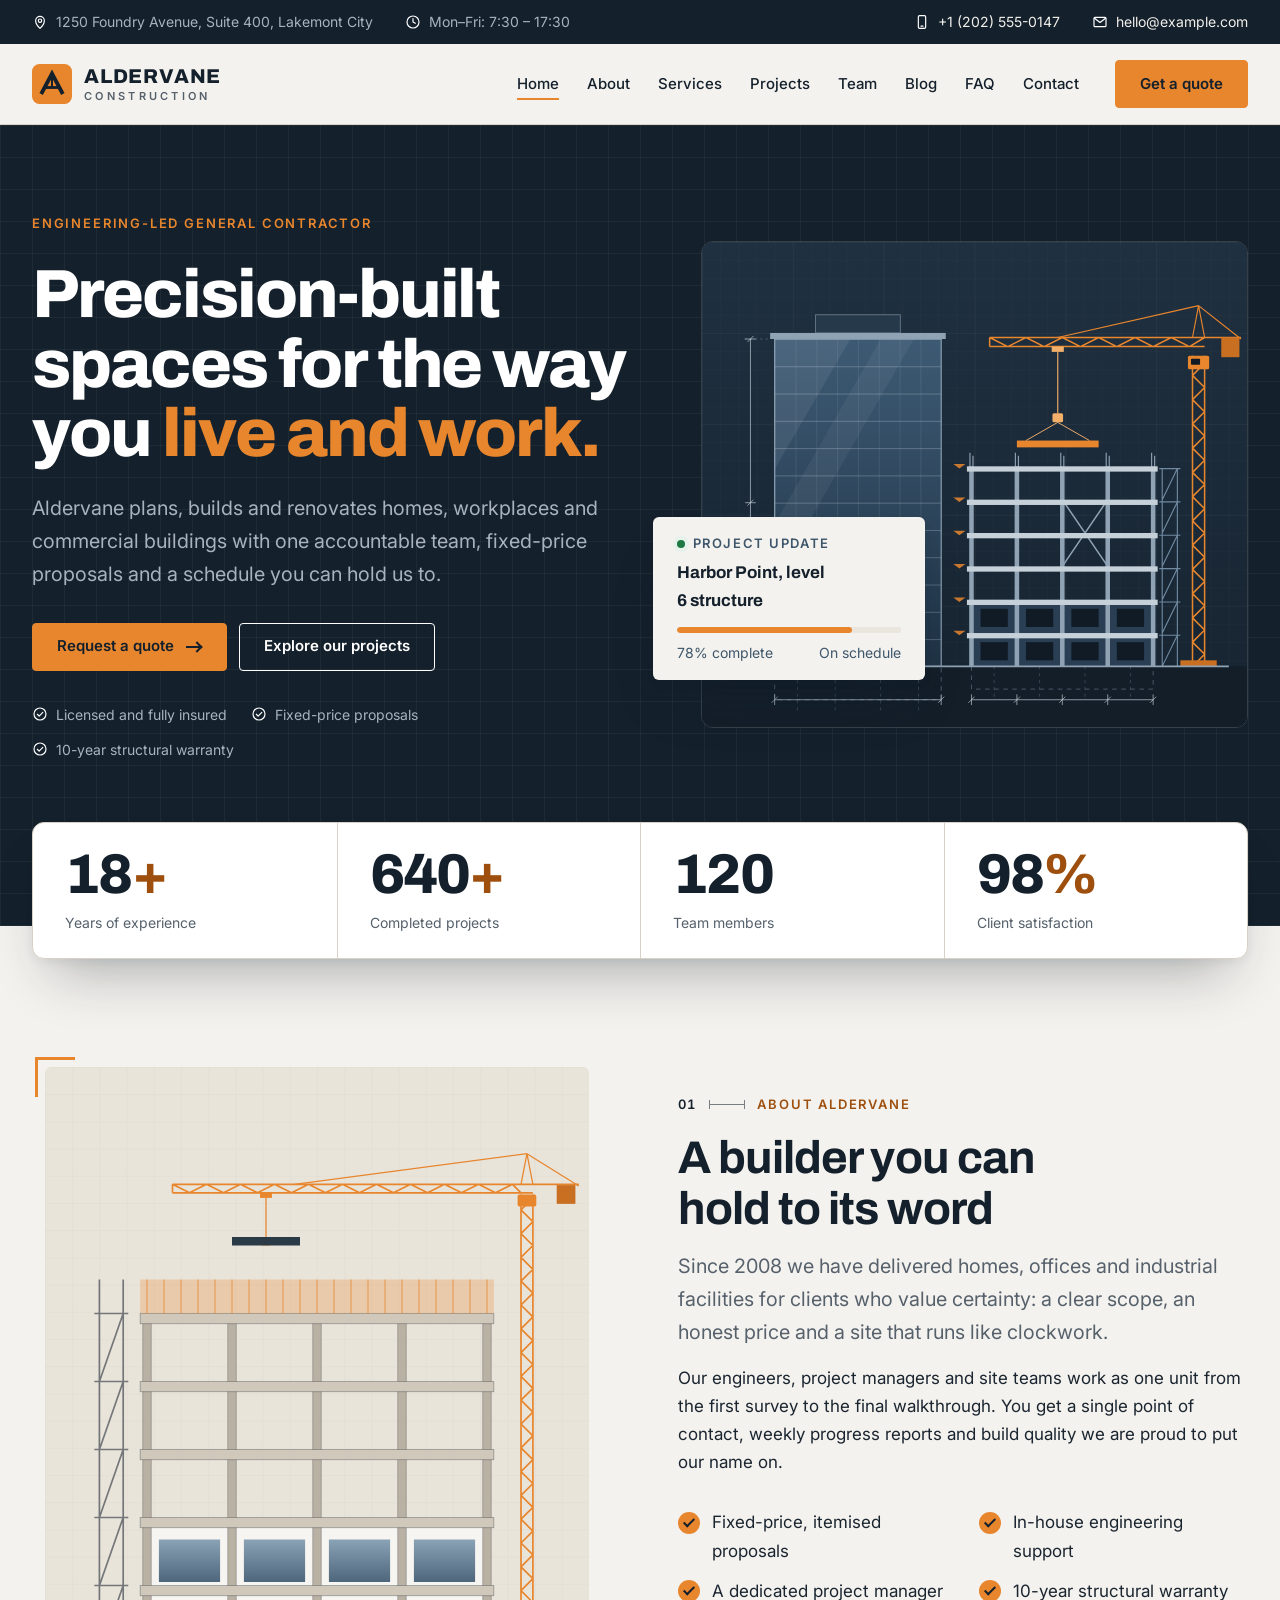
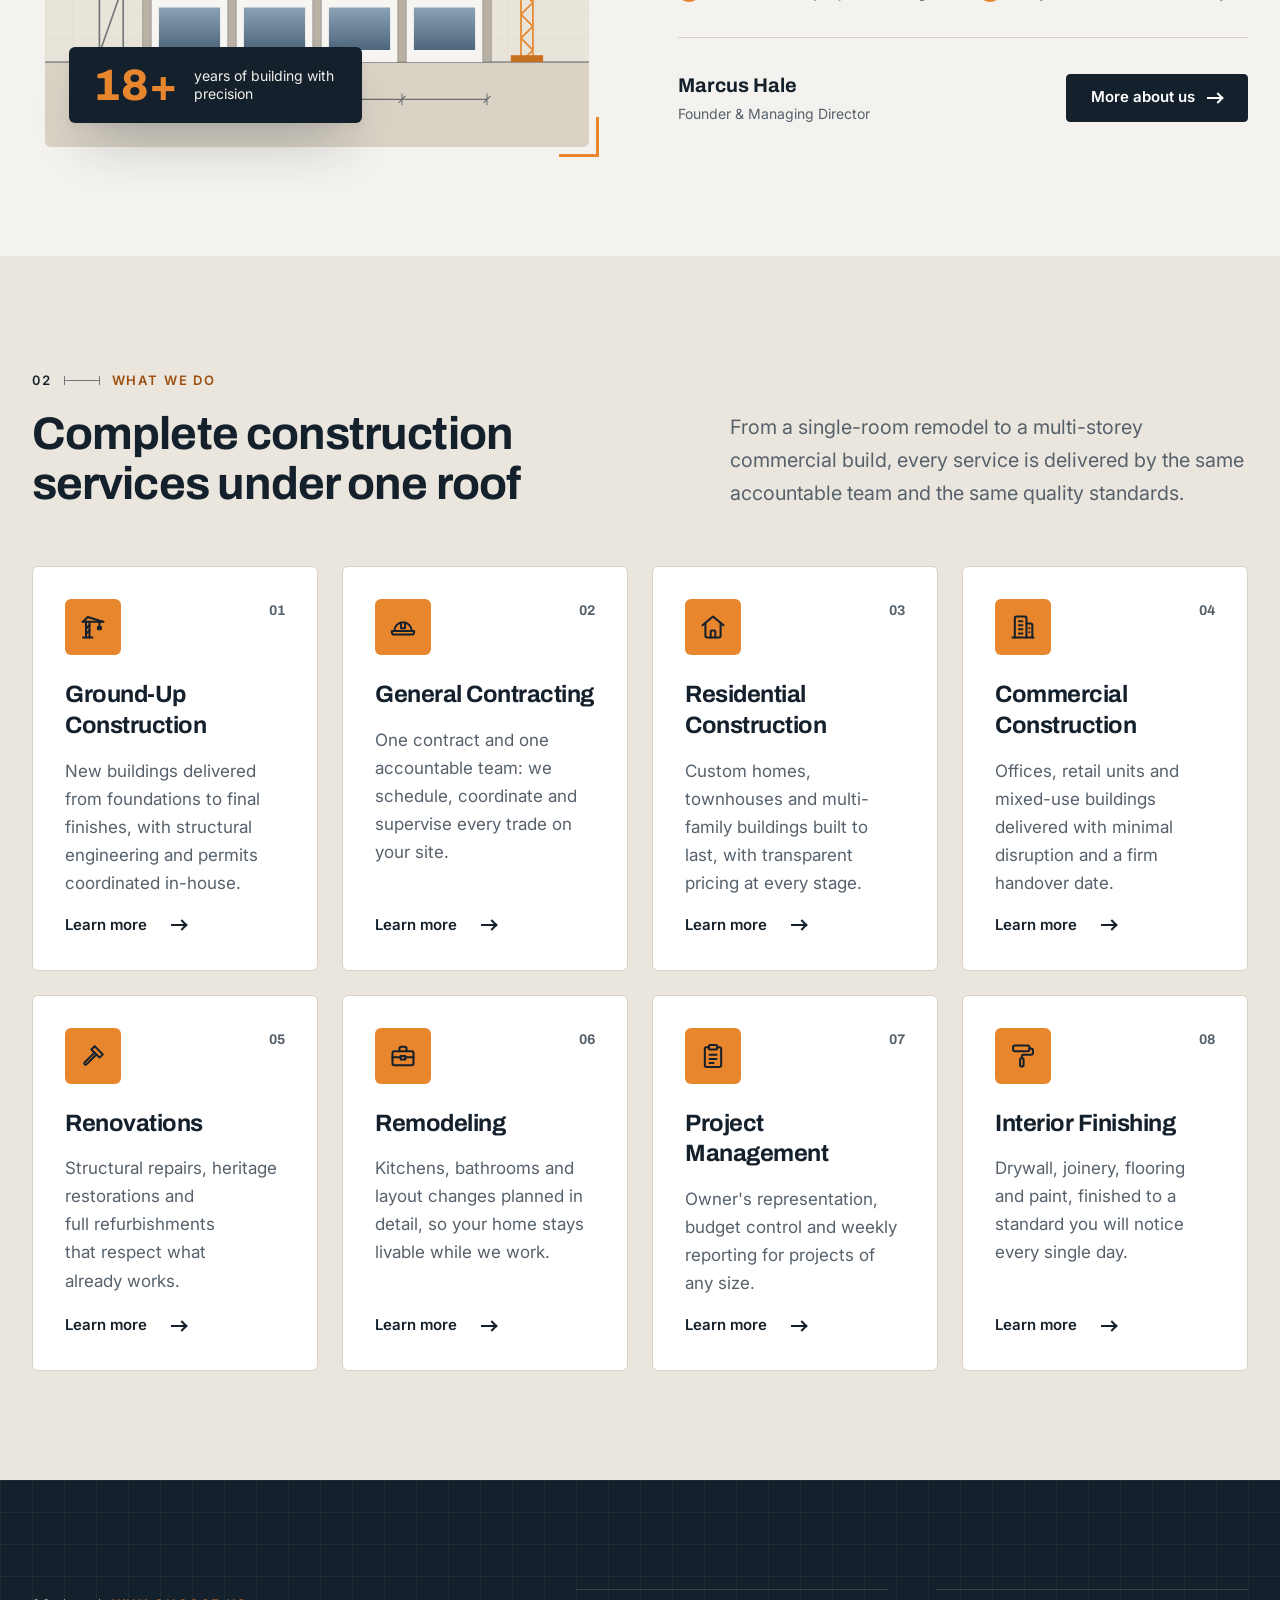
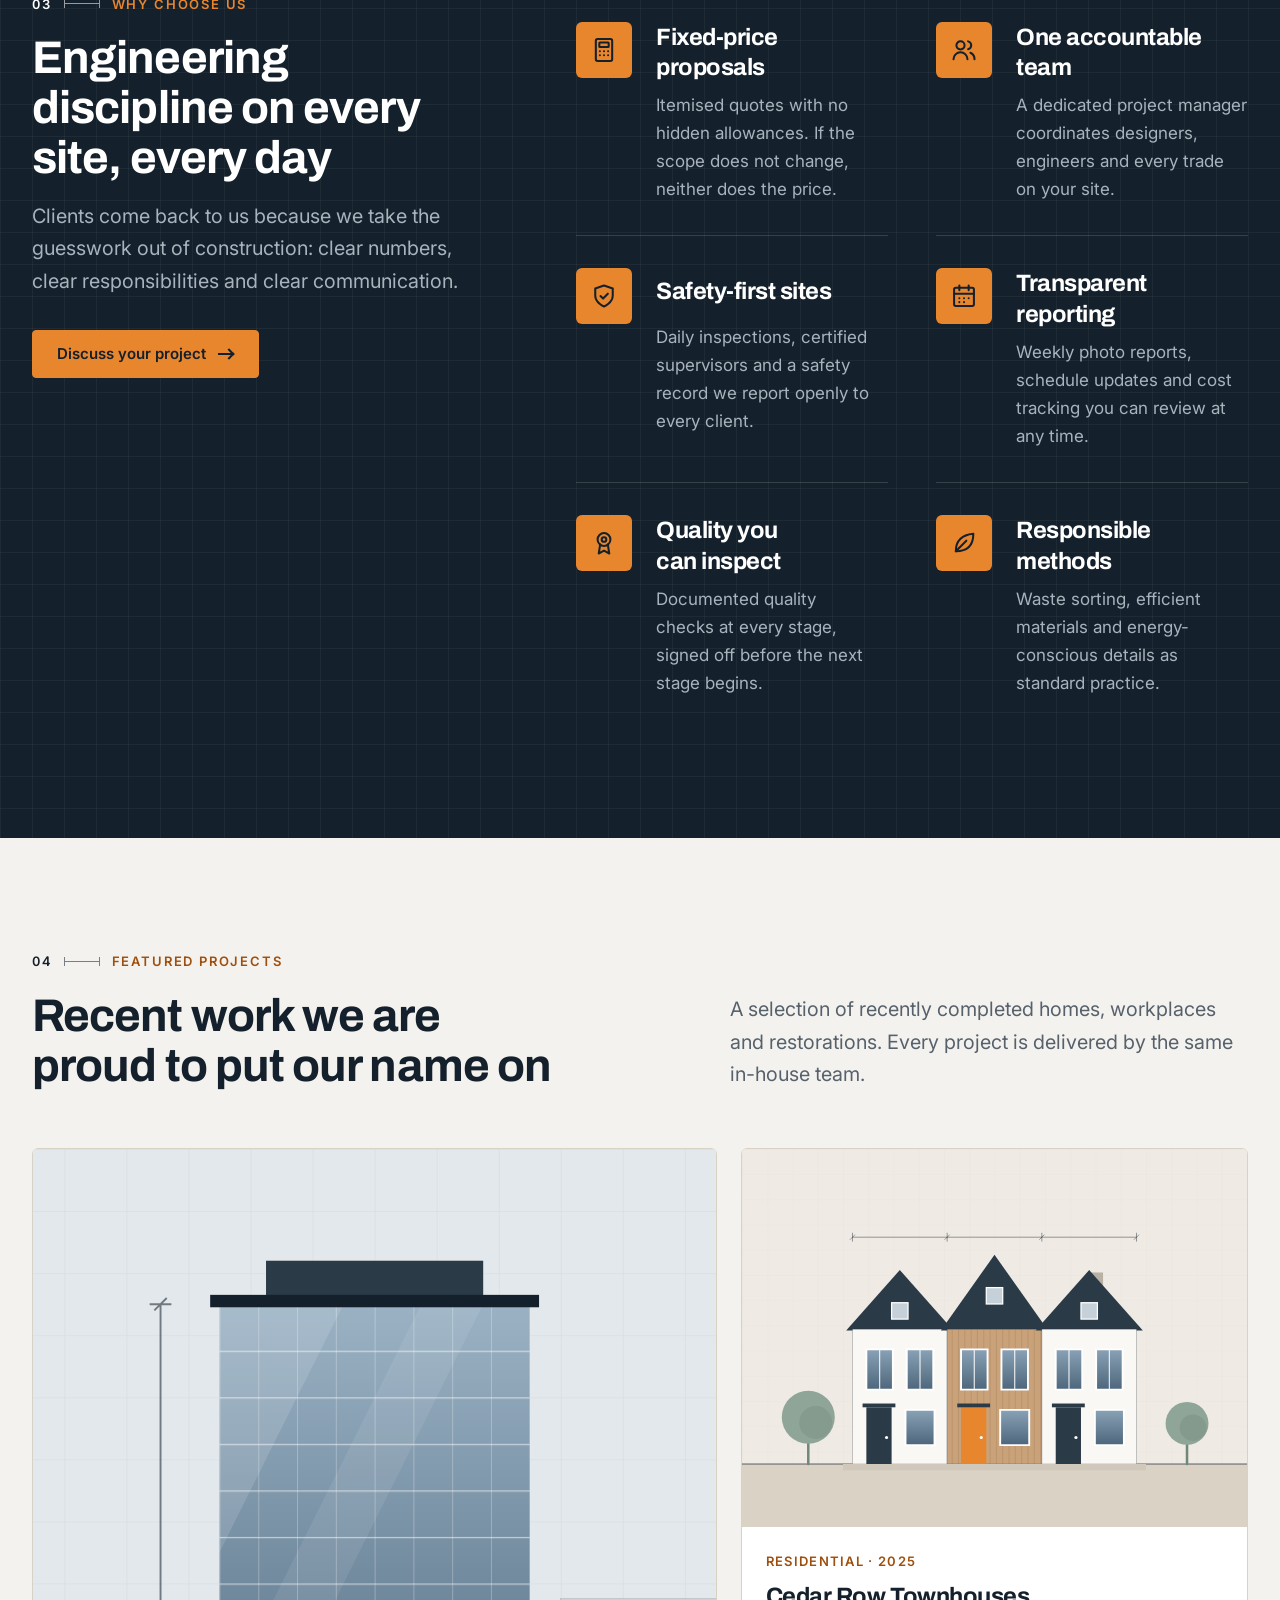
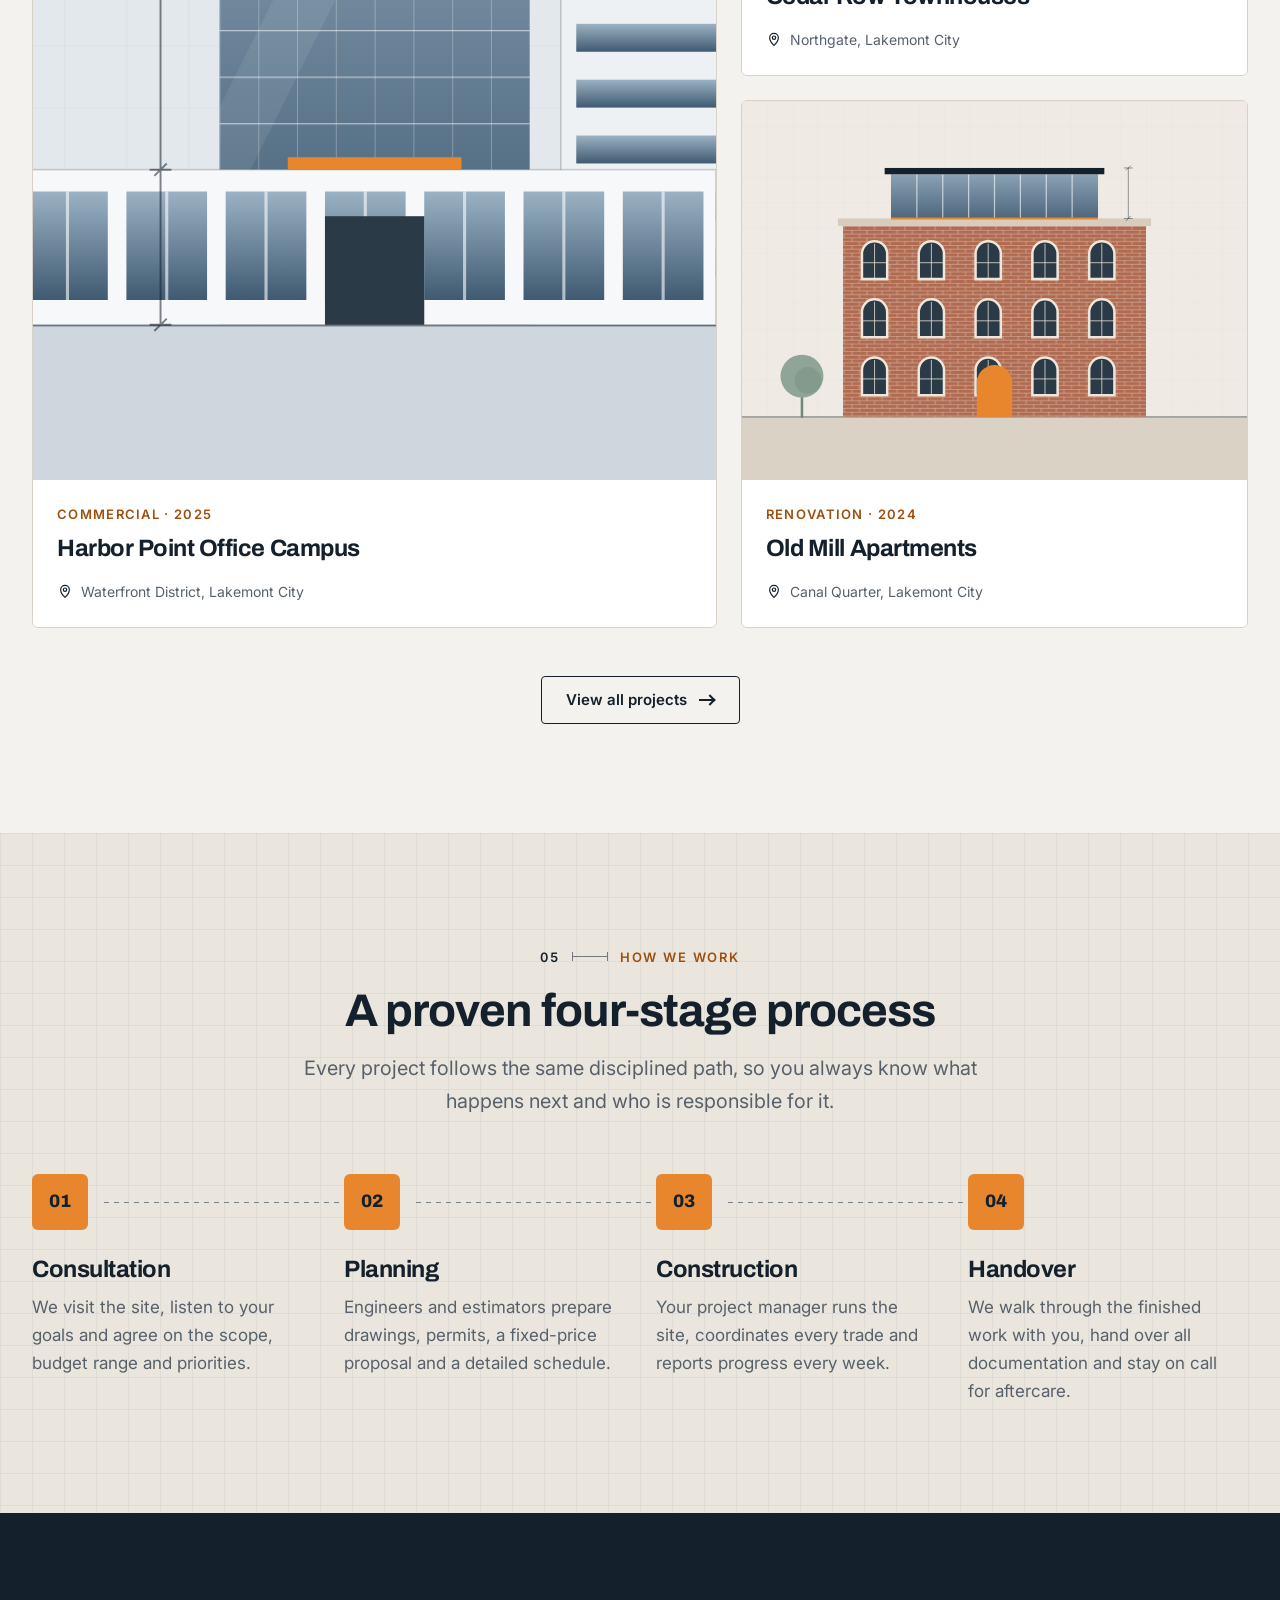
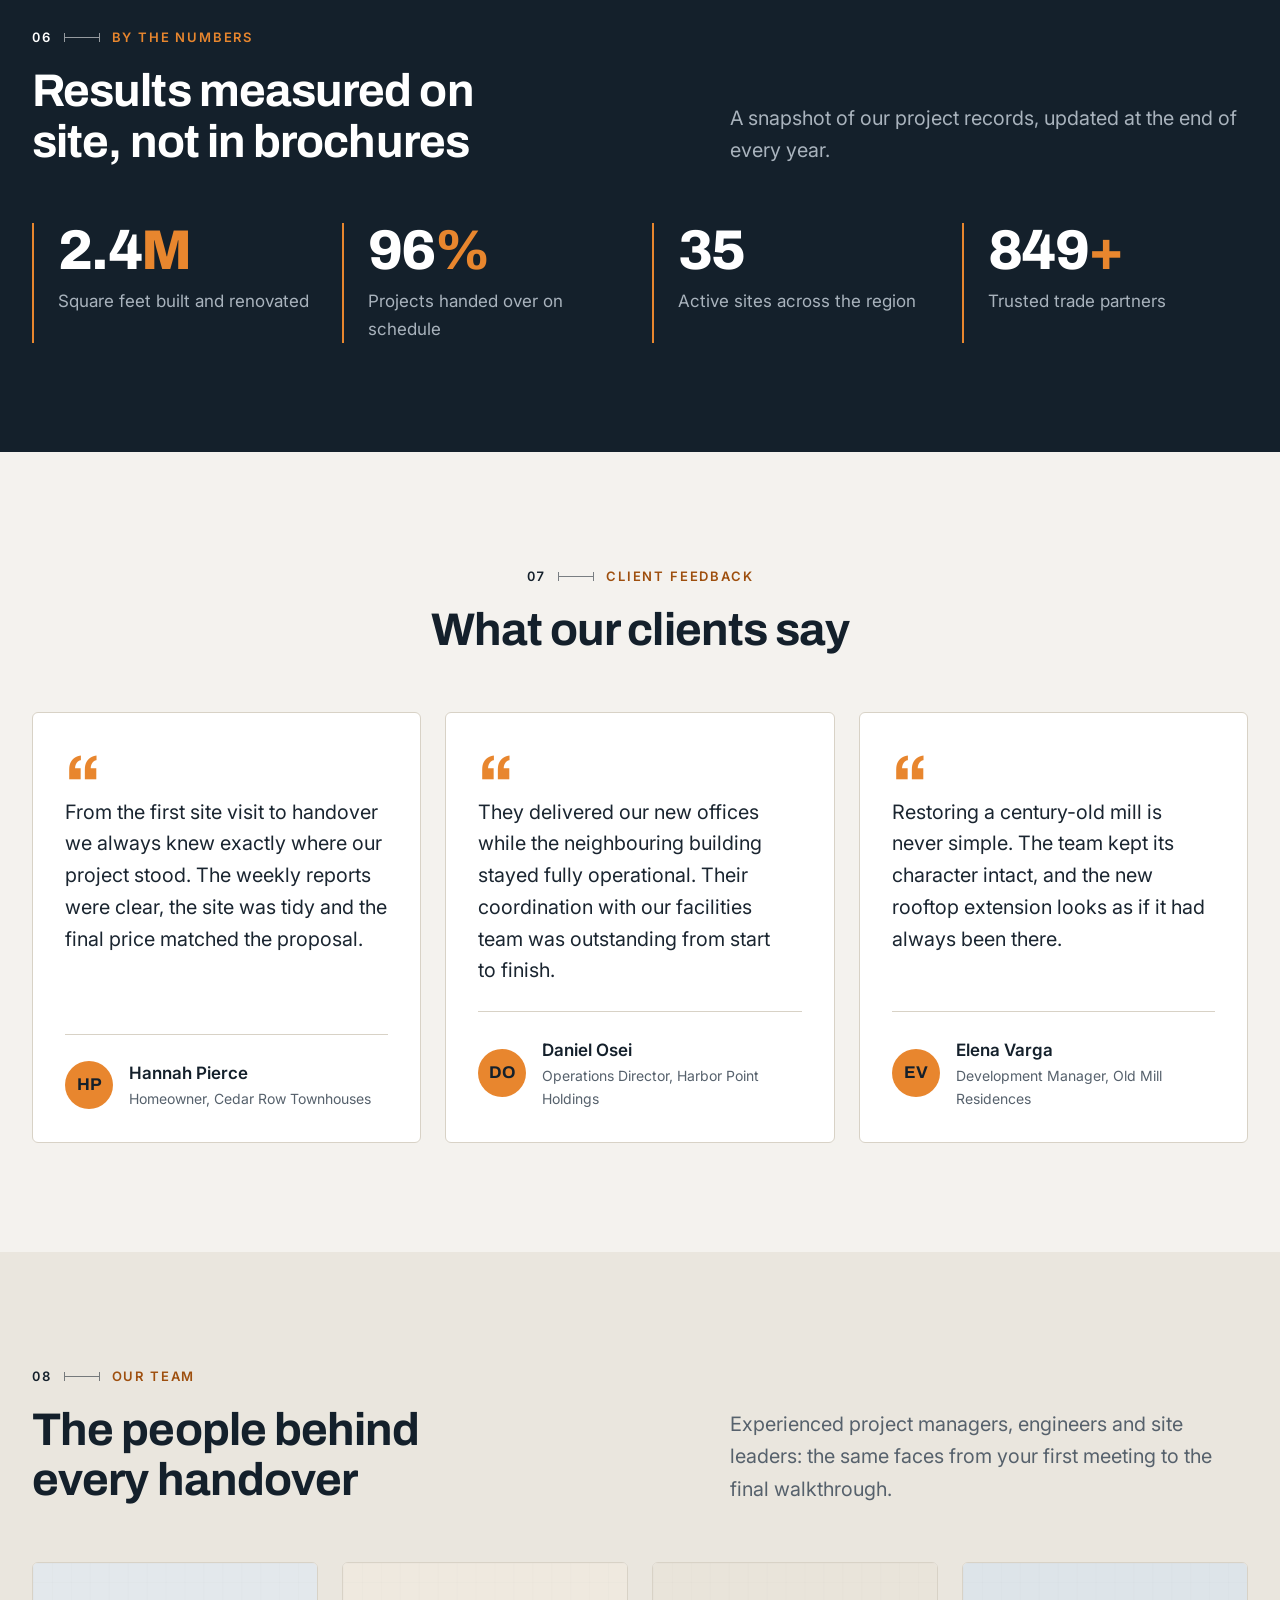
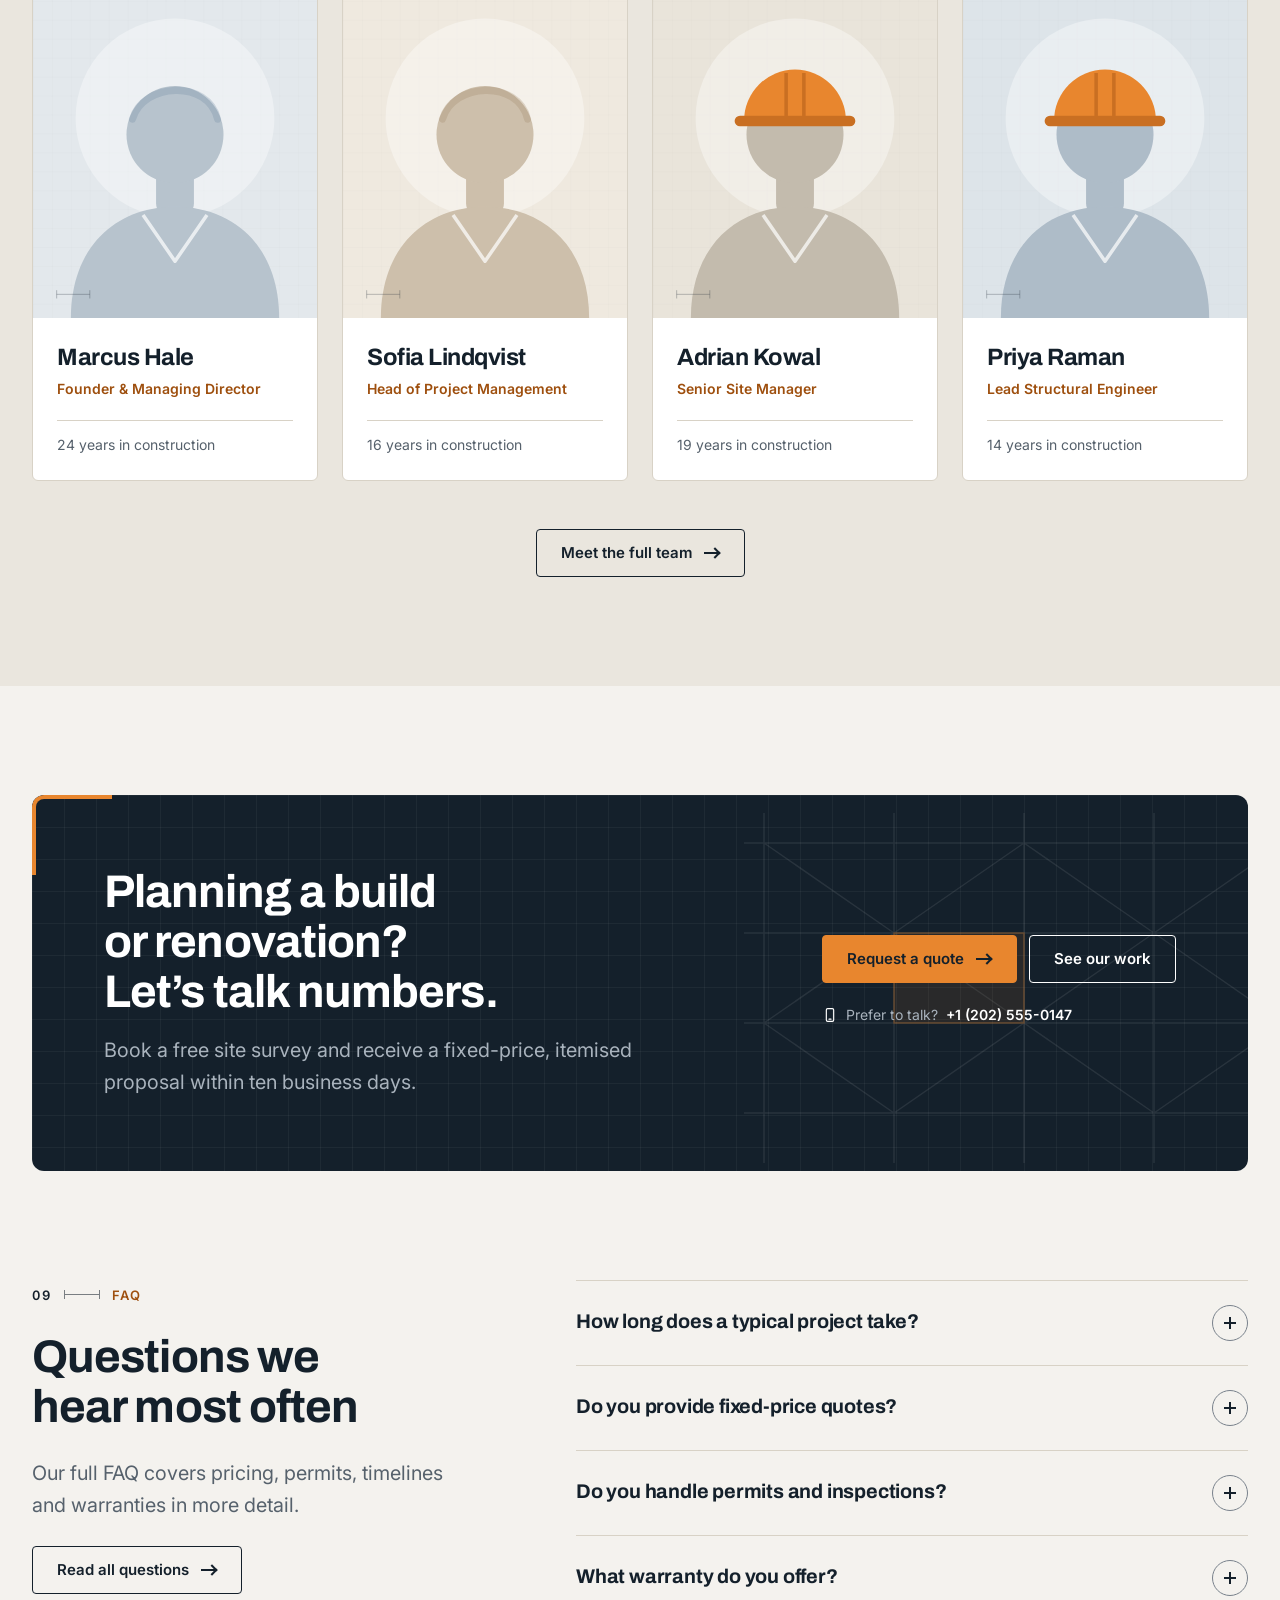
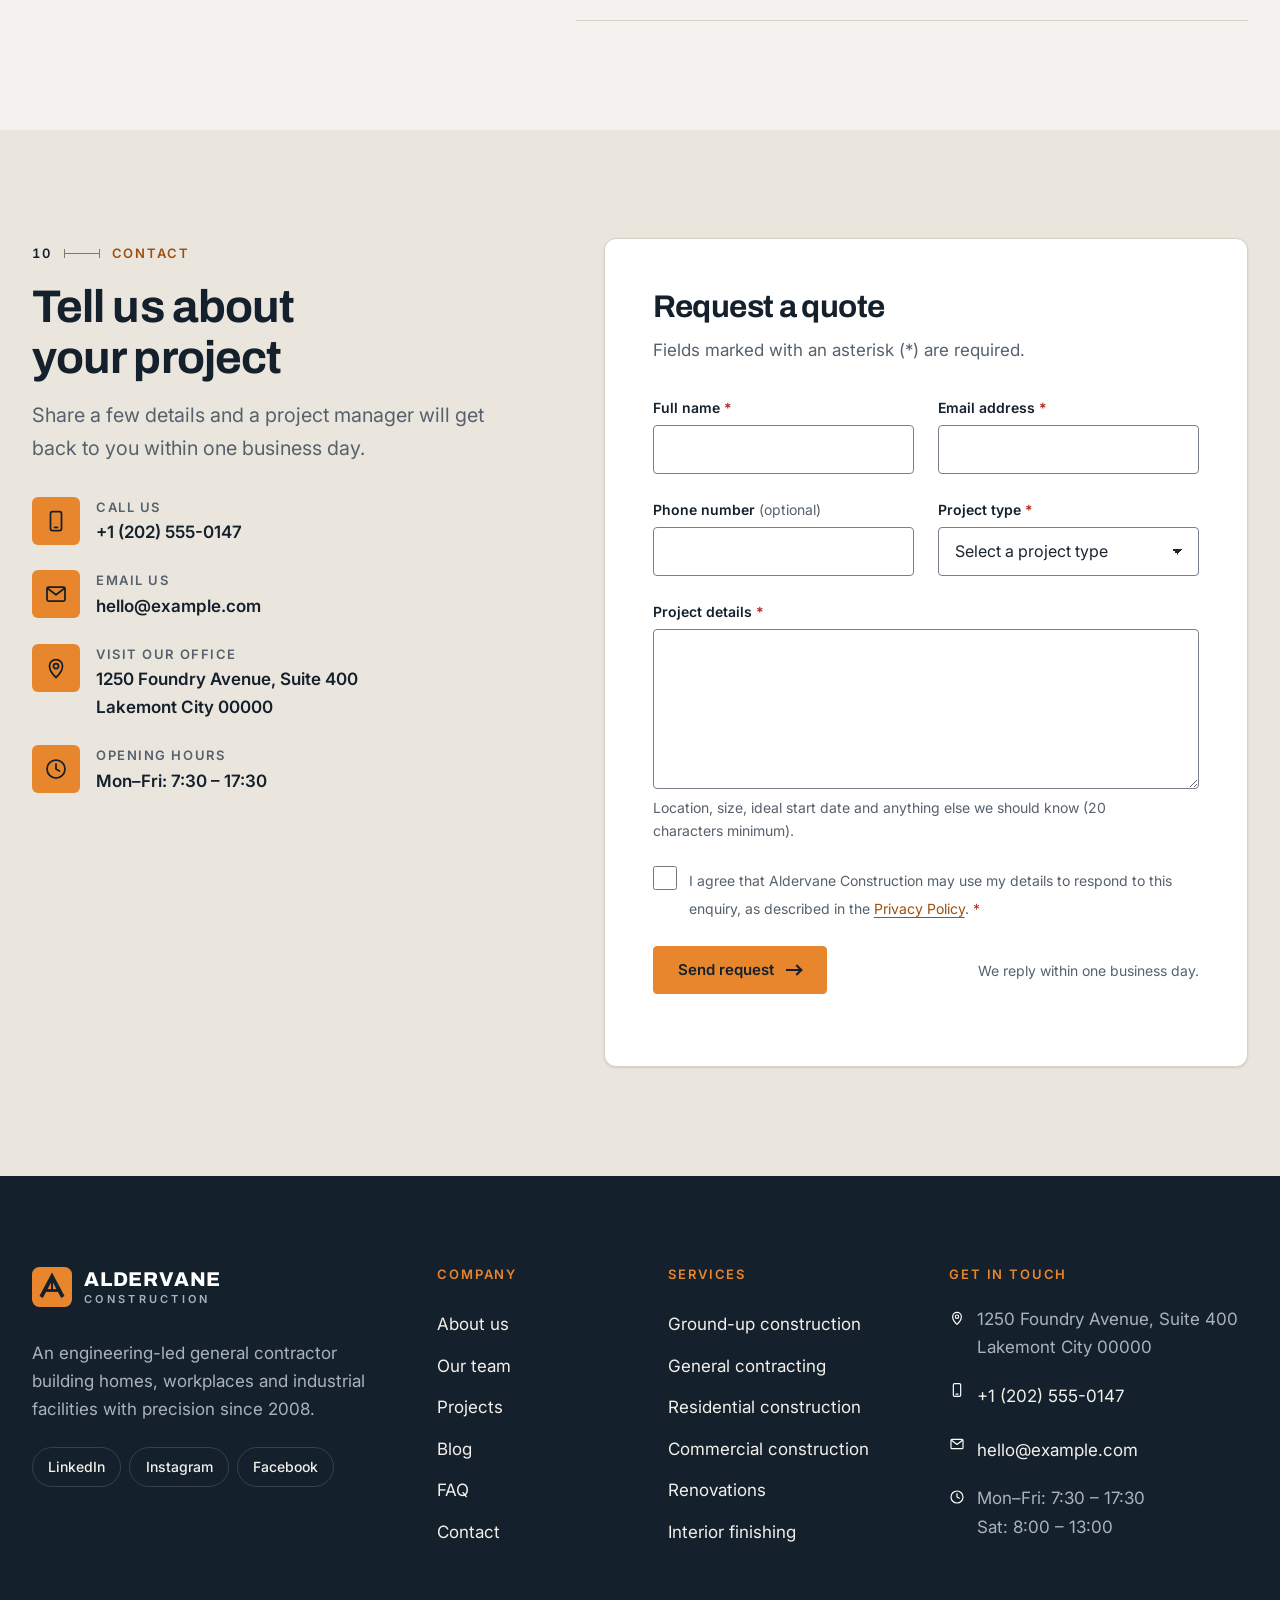
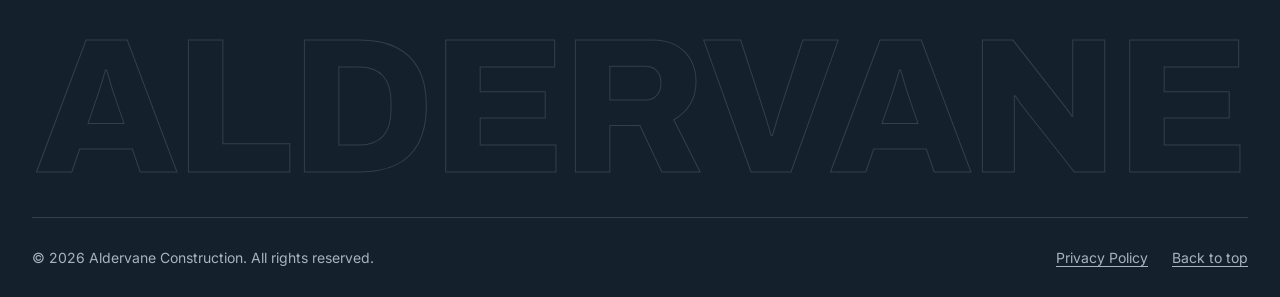
<file: index.html>
<!DOCTYPE html>
<html lang="en">
<head>
    <meta charset="utf-8">
    <meta name="viewport" content="width=device-width, initial-scale=1">
    <title>Aldervane Construction | General Contractor & Builders</title>
    <meta name="description" content="Aldervane Construction is a general contractor delivering residential, commercial and renovation projects with fixed-price proposals and one accountable team.">
    <meta name="robots" content="index, follow">
    <link rel="canonical" href="https://www.example.com/">

    <!-- Social sharing: replace https://www.example.com with your own domain -->
    <meta property="og:type" content="website">
    <meta property="og:site_name" content="Aldervane Construction">
    <meta property="og:title" content="Aldervane Construction | General Contractor & Builders">
    <meta property="og:description" content="Aldervane Construction is a general contractor delivering residential, commercial and renovation projects with fixed-price proposals and one accountable team.">
    <meta property="og:url" content="https://www.example.com/">
    <meta property="og:image" content="https://www.example.com/assets/images/social/og-image.jpg">
    <meta property="og:image:width" content="1200">
    <meta property="og:image:height" content="630">
    <meta property="og:image:alt" content="Aldervane Construction logo beside an illustration of a building under construction">
    <meta property="og:locale" content="en_US">
    <meta name="twitter:card" content="summary_large_image">
    <meta name="twitter:title" content="Aldervane Construction | General Contractor & Builders">
    <meta name="twitter:description" content="Aldervane Construction is a general contractor delivering residential, commercial and renovation projects with fixed-price proposals and one accountable team.">
    <meta name="twitter:image" content="https://www.example.com/assets/images/social/og-image.jpg">
    <meta name="twitter:image:alt" content="Aldervane Construction logo beside an illustration of a building under construction">

    <!-- Favicons -->
    <link rel="icon" href="assets/images/favicon/favicon.ico" sizes="32x32">
    <link rel="icon" href="assets/images/favicon/favicon.svg" type="image/svg+xml">
    <link rel="apple-touch-icon" href="assets/images/favicon/apple-touch-icon.png">
    <link rel="manifest" href="site.webmanifest">
    <meta name="theme-color" content="#14202b">

    <!-- Google Fonts: Archivo (headings) and Inter (body text), SIL Open Font License 1.1 -->
    <link rel="preconnect" href="https://fonts.googleapis.com">
    <link rel="preconnect" href="https://fonts.gstatic.com" crossorigin>
    <link rel="stylesheet" href="https://fonts.googleapis.com/css2?family=Archivo:wght@600..800&amp;family=Inter:wght@400..700&amp;display=swap">

    <!-- Template styles (keep this order) -->
    <link rel="stylesheet" href="assets/css/reset.css">
    <link rel="stylesheet" href="assets/css/variables.css">
    <link rel="stylesheet" href="assets/css/base.css">
    <link rel="stylesheet" href="assets/css/layout.css">
    <link rel="stylesheet" href="assets/css/components.css">
    <link rel="stylesheet" href="assets/css/pages.css">
    <link rel="stylesheet" href="assets/css/utilities.css">
    <link rel="stylesheet" href="assets/css/animations.css">
    <noscript><link rel="stylesheet" href="assets/css/noscript.css"></noscript>

    <!-- Scripts: deferred, one file per feature -->
    <script src="assets/js/main.js" defer></script>
    <script src="assets/js/navigation.js" defer></script>
    <script src="assets/js/animations.js" defer></script>
    <script src="assets/js/counters.js" defer></script>
    <script src="assets/js/accordion.js" defer></script>
    <script src="assets/js/form-validation.js" defer></script>

    <!-- Structured data (JSON-LD, not executable): update with your real business details -->
    <script type="application/ld+json">
        {
            "@context": "https://schema.org",
            "@type": "GeneralContractor",
            "name": "Aldervane Construction",
            "url": "https://www.example.com/",
            "logo": "https://www.example.com/assets/images/favicon/icon-512.png",
            "image": "https://www.example.com/assets/images/social/og-image.jpg",
            "telephone": "+1-202-555-0147",
            "email": "hello@example.com",
            "address": {
                "@type": "PostalAddress",
                "streetAddress": "1250 Foundry Avenue, Suite 400",
                "addressLocality": "Lakemont City",
                "postalCode": "00000",
                "addressCountry": "US"
            },
            "openingHours": ["Mo-Fr 07:30-17:30", "Sa 08:00-13:00"]
        }
    </script>
</head>
<body id="top">
    <a class="skip-link" href="#main-content">Skip to main content</a>

    <!-- ======================================================================
         Top bar (visible on large screens) — edit contact details here
         ====================================================================== -->
    <aside class="topbar theme-dark" aria-label="Contact information">
        <div class="container topbar__inner">
            <ul class="topbar__list">
                <li class="topbar__item"><img class="icon icon--sm" src="assets/icons/map-pin.svg" alt="" width="24" height="24"> 1250 Foundry Avenue, Suite 400, Lakemont City</li>
                <li class="topbar__item"><img class="icon icon--sm" src="assets/icons/clock.svg" alt="" width="24" height="24"> Mon–Fri: 7:30 – 17:30</li>
            </ul>
            <ul class="topbar__list">
                <li class="topbar__item"><img class="icon icon--sm" src="assets/icons/phone.svg" alt="" width="24" height="24"> <a class="topbar__link" href="tel:+12025550147">+1 (202) 555-0147</a></li>
                <li class="topbar__item"><img class="icon icon--sm" src="assets/icons/mail.svg" alt="" width="24" height="24"> <a class="topbar__link" href="mailto:hello@example.com">hello@example.com</a></li>
            </ul>
        </div>
    </aside>

    <!-- ======================================================================
         Header and primary navigation
         ====================================================================== -->
    <header class="site-header" data-site-header>
        <div class="container site-header__inner">
            <!-- Logo: replace the mark image and the company name text -->
            <a class="logo" href="index.html">
                <img class="logo__mark" src="assets/images/logo/logo-mark.svg" alt="" width="40" height="40">
                <span class="logo__text">
                    <span class="logo__name">Aldervane</span>
                    <span class="logo__tagline">Construction</span>
                </span>
            </a>

            <nav class="site-nav" id="site-nav" aria-label="Primary" data-nav>
                <ul class="site-nav__list">
                    <li class="site-nav__item"><a class="site-nav__link" href="index.html" aria-current="page">Home</a></li>
                    <li class="site-nav__item"><a class="site-nav__link" href="about.html">About</a></li>
                    <li class="site-nav__item"><a class="site-nav__link" href="services.html">Services</a></li>
                    <li class="site-nav__item"><a class="site-nav__link" href="projects.html">Projects</a></li>
                    <li class="site-nav__item"><a class="site-nav__link" href="team.html">Team</a></li>
                    <li class="site-nav__item"><a class="site-nav__link" href="blog.html">Blog</a></li>
                    <li class="site-nav__item"><a class="site-nav__link" href="faq.html">FAQ</a></li>
                    <li class="site-nav__item"><a class="site-nav__link" href="contact.html">Contact</a></li>
                </ul>
                <div class="site-nav__extra">
                    <a class="btn btn--primary btn--block" href="contact.html#contact-form">Get a free quote <span class="arrow" aria-hidden="true"></span></a>
                    <div class="site-nav__contact">
                        <a href="tel:+12025550147"><img class="icon" src="assets/icons/phone.svg" alt="" width="24" height="24"> +1 (202) 555-0147</a>
                        <a href="mailto:hello@example.com"><img class="icon" src="assets/icons/mail.svg" alt="" width="24" height="24"> hello@example.com</a>
                    </div>
                </div>
            </nav>

            <div class="site-header__actions">
                <a class="btn btn--primary site-header__cta" href="contact.html#contact-form">Get a quote</a>
                <button class="nav-toggle" type="button" aria-expanded="false" aria-controls="site-nav" data-nav-toggle>
                    <span class="nav-toggle__icon" aria-hidden="true"></span>
                    <span class="visually-hidden">Menu</span>
                </button>
            </div>
        </div>
    </header>

    <main id="main-content" tabindex="-1">
        <!-- ==================================================================
             Hero
             ================================================================== -->
        <section class="hero theme-dark bg-grid" aria-labelledby="hero-title">
            <div class="container hero__inner">
                <div class="hero__content">
                    <p class="eyebrow">Engineering-led general contractor</p>
                    <h1 class="hero__title" id="hero-title">Precision-built spaces for the way you <span class="hero__title-accent">live and work.</span></h1>
                    <p class="hero__lead">Aldervane plans, builds and renovates homes, workplaces and commercial buildings with one accountable team, fixed-price proposals and a schedule you can hold us to.</p>
                    <div class="hero__actions">
                        <a class="btn btn--primary" href="contact.html#contact-form">Request a quote <span class="arrow" aria-hidden="true"></span></a>
                        <a class="btn btn--outline" href="projects.html">Explore our projects</a>
                    </div>
                    <ul class="hero__points">
                        <li class="hero__point"><img class="icon icon--sm" src="assets/icons/check.svg" alt="" width="24" height="24"> Licensed and fully insured</li>
                        <li class="hero__point"><img class="icon icon--sm" src="assets/icons/check.svg" alt="" width="24" height="24"> Fixed-price proposals</li>
                        <li class="hero__point"><img class="icon icon--sm" src="assets/icons/check.svg" alt="" width="24" height="24"> 10-year structural warranty</li>
                    </ul>
                </div>

                <div class="hero__media">
                    <!-- Hero image: replace with a 1440 x 1280 px WebP/AVIF photo -->
                    <img class="hero__image" src="assets/images/hero/hero-building.svg" alt="Illustration of a finished glass office tower next to a building frame under construction, served by a tower crane" width="720" height="640" fetchpriority="high">
                    <div class="hero__card">
                        <p class="hero__card-label">Project update</p>
                        <p class="hero__card-title" id="hero-progress-label">Harbor Point, level 6 structure</p>
                        <progress class="hero__progress" value="78" max="100" aria-labelledby="hero-progress-label">78%</progress>
                        <p class="hero__card-meta"><span>78% complete</span><span>On schedule</span></p>
                    </div>
                </div>
            </div>
        </section>

        <!-- ==================================================================
             Key figures (animated counters: see assets/js/counters.js)
             ================================================================== -->
        <section class="hero-stats" aria-label="Key figures">
            <div class="container">
                <ul class="stats stats--panel">
                    <li class="stat">
                        <span class="stat__value"><span data-counter="18">18</span><span class="stat__suffix">+</span></span>
                        <span class="stat__label">Years of experience</span>
                    </li>
                    <li class="stat">
                        <span class="stat__value"><span data-counter="640">640</span><span class="stat__suffix">+</span></span>
                        <span class="stat__label">Completed projects</span>
                    </li>
                    <li class="stat">
                        <span class="stat__value"><span data-counter="120">120</span></span>
                        <span class="stat__label">Team members</span>
                    </li>
                    <li class="stat">
                        <span class="stat__value"><span data-counter="98">98</span><span class="stat__suffix">%</span></span>
                        <span class="stat__label">Client satisfaction</span>
                    </li>
                </ul>
            </div>
        </section>

        <!-- ==================================================================
             About
             ================================================================== -->
        <section class="section" aria-labelledby="about-title">
            <div class="container split">
                <figure class="media-frame about-intro__media" data-reveal>
                    <!-- Replace with a 1200 x 1500 px WebP/AVIF photo -->
                    <img class="media-frame__image" src="assets/images/about/about-site.svg" alt="Illustration of a concrete building frame rising on site, with scaffolding and a tower crane" width="640" height="800" loading="lazy" decoding="async">
                    <div class="media-badge">
                        <span class="media-badge__value">18+</span>
                        <span class="media-badge__label">years of building with precision</span>
                    </div>
                </figure>

                <div class="about-intro__body" data-reveal>
                    <p class="eyebrow"><span class="eyebrow__index">01</span>About Aldervane</p>
                    <h2 class="section-head__title" id="about-title">A builder you can hold to its word</h2>
                    <p class="section-head__lead">Since 2008 we have delivered homes, offices and industrial facilities for clients who value certainty: a clear scope, an honest price and a site that runs like clockwork.</p>
                    <p>Our engineers, project managers and site teams work as one unit from the first survey to the final walkthrough. You get a single point of contact, weekly progress reports and build quality we are proud to put our name on.</p>
                    <ul class="checklist checklist--columns">
                        <li class="checklist__item">Fixed-price, itemised proposals</li>
                        <li class="checklist__item">In-house engineering support</li>
                        <li class="checklist__item">A dedicated project manager</li>
                        <li class="checklist__item">10-year structural warranty</li>
                    </ul>
                    <div class="about-intro__footer">
                        <div class="signature">
                            <p class="signature__name">Marcus Hale</p>
                            <p class="signature__role">Founder &amp; Managing Director</p>
                        </div>
                        <a class="btn btn--dark" href="about.html">More about us <span class="arrow" aria-hidden="true"></span></a>
                    </div>
                </div>
            </div>
        </section>

        <!-- ==================================================================
             Services
             ================================================================== -->
        <section class="section section--alt" aria-labelledby="services-title">
            <div class="container">
                <div class="section-head section-head--split" data-reveal>
                    <div>
                        <p class="eyebrow"><span class="eyebrow__index">02</span>What we do</p>
                        <h2 class="section-head__title" id="services-title">Complete construction services under one roof</h2>
                    </div>
                    <p class="section-head__lead">From a single-room remodel to a multi-storey commercial build, every service is delivered by the same accountable team and the same quality standards.</p>
                </div>

                <ul class="grid grid--4">
                    <li data-reveal>
                        <article class="service-card">
                            <div class="service-card__head">
                                <span class="icon-tile"><img class="icon" src="assets/icons/crane.svg" alt="" width="24" height="24"></span>
                                <span class="service-card__index" aria-hidden="true">01</span>
                            </div>
                            <h3 class="service-card__title">Ground-Up Construction</h3>
                            <p class="service-card__text">New buildings delivered from foundations to final finishes, with structural engineering and permits coordinated in-house.</p>
                            <a class="link-arrow service-card__link" href="service-details.html">Learn more<span class="visually-hidden"> about ground-up construction</span> <span class="arrow" aria-hidden="true"></span></a>
                        </article>
                    </li>
                    <li data-reveal>
                        <article class="service-card">
                            <div class="service-card__head">
                                <span class="icon-tile"><img class="icon" src="assets/icons/helmet.svg" alt="" width="24" height="24"></span>
                                <span class="service-card__index" aria-hidden="true">02</span>
                            </div>
                            <h3 class="service-card__title">General Contracting</h3>
                            <p class="service-card__text">One contract and one accountable team: we schedule, coordinate and supervise every trade on your site.</p>
                            <a class="link-arrow service-card__link" href="service-details.html">Learn more<span class="visually-hidden"> about general contracting</span> <span class="arrow" aria-hidden="true"></span></a>
                        </article>
                    </li>
                    <li data-reveal>
                        <article class="service-card">
                            <div class="service-card__head">
                                <span class="icon-tile"><img class="icon" src="assets/icons/house.svg" alt="" width="24" height="24"></span>
                                <span class="service-card__index" aria-hidden="true">03</span>
                            </div>
                            <h3 class="service-card__title">Residential Construction</h3>
                            <p class="service-card__text">Custom homes, townhouses and multi-family buildings built to last, with transparent pricing at every stage.</p>
                            <a class="link-arrow service-card__link" href="service-details.html">Learn more<span class="visually-hidden"> about residential construction</span> <span class="arrow" aria-hidden="true"></span></a>
                        </article>
                    </li>
                    <li data-reveal>
                        <article class="service-card">
                            <div class="service-card__head">
                                <span class="icon-tile"><img class="icon" src="assets/icons/building.svg" alt="" width="24" height="24"></span>
                                <span class="service-card__index" aria-hidden="true">04</span>
                            </div>
                            <h3 class="service-card__title">Commercial Construction</h3>
                            <p class="service-card__text">Offices, retail units and mixed-use buildings delivered with minimal disruption and a firm handover date.</p>
                            <a class="link-arrow service-card__link" href="service-details.html">Learn more<span class="visually-hidden"> about commercial construction</span> <span class="arrow" aria-hidden="true"></span></a>
                        </article>
                    </li>
                    <li data-reveal>
                        <article class="service-card">
                            <div class="service-card__head">
                                <span class="icon-tile"><img class="icon" src="assets/icons/hammer.svg" alt="" width="24" height="24"></span>
                                <span class="service-card__index" aria-hidden="true">05</span>
                            </div>
                            <h3 class="service-card__title">Renovations</h3>
                            <p class="service-card__text">Structural repairs, heritage restorations and full refurbishments that respect what already works.</p>
                            <a class="link-arrow service-card__link" href="service-details.html">Learn more<span class="visually-hidden"> about renovations</span> <span class="arrow" aria-hidden="true"></span></a>
                        </article>
                    </li>
                    <li data-reveal>
                        <article class="service-card">
                            <div class="service-card__head">
                                <span class="icon-tile"><img class="icon" src="assets/icons/tools.svg" alt="" width="24" height="24"></span>
                                <span class="service-card__index" aria-hidden="true">06</span>
                            </div>
                            <h3 class="service-card__title">Remodeling</h3>
                            <p class="service-card__text">Kitchens, bathrooms and layout changes planned in detail, so your home stays livable while we work.</p>
                            <a class="link-arrow service-card__link" href="service-details.html">Learn more<span class="visually-hidden"> about remodeling</span> <span class="arrow" aria-hidden="true"></span></a>
                        </article>
                    </li>
                    <li data-reveal>
                        <article class="service-card">
                            <div class="service-card__head">
                                <span class="icon-tile"><img class="icon" src="assets/icons/clipboard.svg" alt="" width="24" height="24"></span>
                                <span class="service-card__index" aria-hidden="true">07</span>
                            </div>
                            <h3 class="service-card__title">Project Management</h3>
                            <p class="service-card__text">Owner's representation, budget control and weekly reporting for projects of any size.</p>
                            <a class="link-arrow service-card__link" href="service-details.html">Learn more<span class="visually-hidden"> about project management</span> <span class="arrow" aria-hidden="true"></span></a>
                        </article>
                    </li>
                    <li data-reveal>
                        <article class="service-card">
                            <div class="service-card__head">
                                <span class="icon-tile"><img class="icon" src="assets/icons/paint-roller.svg" alt="" width="24" height="24"></span>
                                <span class="service-card__index" aria-hidden="true">08</span>
                            </div>
                            <h3 class="service-card__title">Interior Finishing</h3>
                            <p class="service-card__text">Drywall, joinery, flooring and paint, finished to a standard you will notice every single day.</p>
                            <a class="link-arrow service-card__link" href="service-details.html">Learn more<span class="visually-hidden"> about interior finishing</span> <span class="arrow" aria-hidden="true"></span></a>
                        </article>
                    </li>
                </ul>
            </div>
        </section>

        <!-- ==================================================================
             Why choose us
             ================================================================== -->
        <section class="section theme-dark bg-grid" aria-labelledby="why-title">
            <div class="container why__layout">
                <div class="why__intro" data-reveal>
                    <p class="eyebrow"><span class="eyebrow__index">03</span>Why choose us</p>
                    <h2 class="section-head__title" id="why-title">Engineering discipline on every site, every day</h2>
                    <p class="section-head__lead">Clients come back to us because we take the guesswork out of construction: clear numbers, clear responsibilities and clear communication.</p>
                    <a class="btn btn--primary" href="contact.html#contact-form">Discuss your project <span class="arrow" aria-hidden="true"></span></a>
                </div>

                <div class="why__grid">
                    <article class="feature" data-reveal>
                        <span class="icon-tile"><img class="icon" src="assets/icons/calculator.svg" alt="" width="24" height="24"></span>
                        <h3 class="feature__title">Fixed-price proposals</h3>
                        <p class="feature__text">Itemised quotes with no hidden allowances. If the scope does not change, neither does the price.</p>
                    </article>
                    <article class="feature" data-reveal>
                        <span class="icon-tile"><img class="icon" src="assets/icons/users.svg" alt="" width="24" height="24"></span>
                        <h3 class="feature__title">One accountable team</h3>
                        <p class="feature__text">A dedicated project manager coordinates designers, engineers and every trade on your site.</p>
                    </article>
                    <article class="feature" data-reveal>
                        <span class="icon-tile"><img class="icon" src="assets/icons/shield.svg" alt="" width="24" height="24"></span>
                        <h3 class="feature__title">Safety-first sites</h3>
                        <p class="feature__text">Daily inspections, certified supervisors and a safety record we report openly to every client.</p>
                    </article>
                    <article class="feature" data-reveal>
                        <span class="icon-tile"><img class="icon" src="assets/icons/calendar.svg" alt="" width="24" height="24"></span>
                        <h3 class="feature__title">Transparent reporting</h3>
                        <p class="feature__text">Weekly photo reports, schedule updates and cost tracking you can review at any time.</p>
                    </article>
                    <article class="feature" data-reveal>
                        <span class="icon-tile"><img class="icon" src="assets/icons/award.svg" alt="" width="24" height="24"></span>
                        <h3 class="feature__title">Quality you can inspect</h3>
                        <p class="feature__text">Documented quality checks at every stage, signed off before the next stage begins.</p>
                    </article>
                    <article class="feature" data-reveal>
                        <span class="icon-tile"><img class="icon" src="assets/icons/leaf.svg" alt="" width="24" height="24"></span>
                        <h3 class="feature__title">Responsible methods</h3>
                        <p class="feature__text">Waste sorting, efficient materials and energy-conscious details as standard practice.</p>
                    </article>
                </div>
            </div>
        </section>

        <!-- ==================================================================
             Featured projects
             ================================================================== -->
        <section class="section" aria-labelledby="projects-title">
            <div class="container">
                <div class="section-head section-head--split" data-reveal>
                    <div>
                        <p class="eyebrow"><span class="eyebrow__index">04</span>Featured projects</p>
                        <h2 class="section-head__title" id="projects-title">Recent work we are proud to put our name on</h2>
                    </div>
                    <p class="section-head__lead">A selection of recently completed homes, workplaces and restorations. Every project is delivered by the same in-house team.</p>
                </div>

                <div class="projects-featured">
                    <article class="project-card project-card--large" data-reveal>
                        <div class="project-card__media">
                            <img class="project-card__image" src="assets/images/projects/project-02.svg" alt="Elevation drawing of a glass office tower rising above a two-storey podium" width="800" height="600" loading="lazy" decoding="async">
                            <span class="project-card__badge" aria-hidden="true"><img class="icon" src="assets/icons/arrow-up-right.svg" alt="" width="24" height="24"></span>
                        </div>
                        <div class="project-card__body">
                            <p class="project-card__category">Commercial · 2025</p>
                            <h3 class="project-card__title"><a class="project-card__link" href="project-details.html">Harbor Point Office Campus</a></h3>
                            <p class="project-card__meta"><img class="icon icon--sm" src="assets/icons/map-pin.svg" alt="" width="24" height="24"> Waterfront District, Lakemont City</p>
                        </div>
                    </article>
                    <article class="project-card" data-reveal>
                        <div class="project-card__media">
                            <img class="project-card__image" src="assets/images/projects/project-01.svg" alt="Elevation drawing of three terraced townhouses with pitched roofs" width="800" height="600" loading="lazy" decoding="async">
                            <span class="project-card__badge" aria-hidden="true"><img class="icon" src="assets/icons/arrow-up-right.svg" alt="" width="24" height="24"></span>
                        </div>
                        <div class="project-card__body">
                            <p class="project-card__category">Residential · 2025</p>
                            <h3 class="project-card__title"><a class="project-card__link" href="project-details.html">Cedar Row Townhouses</a></h3>
                            <p class="project-card__meta"><img class="icon icon--sm" src="assets/icons/map-pin.svg" alt="" width="24" height="24"> Northgate, Lakemont City</p>
                        </div>
                    </article>
                    <article class="project-card" data-reveal>
                        <div class="project-card__media">
                            <img class="project-card__image" src="assets/images/projects/project-07.svg" alt="Elevation drawing of a brick mill building with arched windows and a new glass rooftop extension" width="800" height="600" loading="lazy" decoding="async">
                            <span class="project-card__badge" aria-hidden="true"><img class="icon" src="assets/icons/arrow-up-right.svg" alt="" width="24" height="24"></span>
                        </div>
                        <div class="project-card__body">
                            <p class="project-card__category">Renovation · 2024</p>
                            <h3 class="project-card__title"><a class="project-card__link" href="project-details.html">Old Mill Apartments</a></h3>
                            <p class="project-card__meta"><img class="icon icon--sm" src="assets/icons/map-pin.svg" alt="" width="24" height="24"> Canal Quarter, Lakemont City</p>
                        </div>
                    </article>
                </div>

                <div class="section-footer">
                    <a class="btn btn--outline" href="projects.html">View all projects <span class="arrow" aria-hidden="true"></span></a>
                </div>
            </div>
        </section>

        <!-- ==================================================================
             Process
             ================================================================== -->
        <section class="section section--alt bg-grid bg-grid--light" aria-labelledby="process-title">
            <div class="container">
                <div class="section-head section-head--center" data-reveal>
                    <p class="eyebrow"><span class="eyebrow__index">05</span>How we work</p>
                    <h2 class="section-head__title" id="process-title">A proven four-stage process</h2>
                    <p class="section-head__lead">Every project follows the same disciplined path, so you always know what happens next and who is responsible for it.</p>
                </div>

                <ol class="process">
                    <li class="process__step" data-reveal>
                        <span class="process__number" aria-hidden="true">01</span>
                        <h3 class="process__title">Consultation</h3>
                        <p class="process__text">We visit the site, listen to your goals and agree on the scope, budget range and priorities.</p>
                    </li>
                    <li class="process__step" data-reveal>
                        <span class="process__number" aria-hidden="true">02</span>
                        <h3 class="process__title">Planning</h3>
                        <p class="process__text">Engineers and estimators prepare drawings, permits, a fixed-price proposal and a detailed schedule.</p>
                    </li>
                    <li class="process__step" data-reveal>
                        <span class="process__number" aria-hidden="true">03</span>
                        <h3 class="process__title">Construction</h3>
                        <p class="process__text">Your project manager runs the site, coordinates every trade and reports progress every week.</p>
                    </li>
                    <li class="process__step" data-reveal>
                        <span class="process__number" aria-hidden="true">04</span>
                        <h3 class="process__title">Handover</h3>
                        <p class="process__text">We walk through the finished work with you, hand over all documentation and stay on call for aftercare.</p>
                    </li>
                </ol>
            </div>
        </section>

        <!-- ==================================================================
             Numbers
             ================================================================== -->
        <section class="section numbers theme-dark" aria-labelledby="numbers-title">
            <div class="container">
                <div class="section-head section-head--split" data-reveal>
                    <div>
                        <p class="eyebrow"><span class="eyebrow__index">06</span>By the numbers</p>
                        <h2 class="section-head__title" id="numbers-title">Results measured on site, not in brochures</h2>
                    </div>
                    <p class="section-head__lead">A snapshot of our project records, updated at the end of every year.</p>
                </div>

                <ul class="stats">
                    <li class="stat" data-reveal>
                        <span class="stat__value"><span data-counter="2.4" data-decimals="1">2.4</span><span class="stat__suffix">M</span></span>
                        <span class="stat__label">Square feet built and renovated</span>
                    </li>
                    <li class="stat" data-reveal>
                        <span class="stat__value"><span data-counter="96">96</span><span class="stat__suffix">%</span></span>
                        <span class="stat__label">Projects handed over on schedule</span>
                    </li>
                    <li class="stat" data-reveal>
                        <span class="stat__value"><span data-counter="35">35</span></span>
                        <span class="stat__label">Active sites across the region</span>
                    </li>
                    <li class="stat" data-reveal>
                        <span class="stat__value"><span data-counter="850">850</span><span class="stat__suffix">+</span></span>
                        <span class="stat__label">Trusted trade partners</span>
                    </li>
                </ul>
            </div>
        </section>

        <!-- ==================================================================
             Testimonials (demo content: replace with real client feedback)
             ================================================================== -->
        <section class="section" aria-labelledby="testimonials-title">
            <div class="container">
                <div class="section-head section-head--center" data-reveal>
                    <p class="eyebrow"><span class="eyebrow__index">07</span>Client feedback</p>
                    <h2 class="section-head__title" id="testimonials-title">What our clients say</h2>
                </div>

                <div class="grid grid--3">
                    <figure class="testimonial" data-reveal>
                        <blockquote class="testimonial__quote">
                            <p>From the first site visit to handover we always knew exactly where our project stood. The weekly reports were clear, the site was tidy and the final price matched the proposal.</p>
                        </blockquote>
                        <figcaption class="testimonial__author">
                            <span class="testimonial__avatar" aria-hidden="true">HP</span>
                            <span>
                                <span class="testimonial__name">Hannah Pierce</span>
                                <span class="testimonial__role">Homeowner, Cedar Row Townhouses</span>
                            </span>
                        </figcaption>
                    </figure>
                    <figure class="testimonial" data-reveal>
                        <blockquote class="testimonial__quote">
                            <p>They delivered our new offices while the neighbouring building stayed fully operational. Their coordination with our facilities team was outstanding from start to finish.</p>
                        </blockquote>
                        <figcaption class="testimonial__author">
                            <span class="testimonial__avatar" aria-hidden="true">DO</span>
                            <span>
                                <span class="testimonial__name">Daniel Osei</span>
                                <span class="testimonial__role">Operations Director, Harbor Point Holdings</span>
                            </span>
                        </figcaption>
                    </figure>
                    <figure class="testimonial" data-reveal>
                        <blockquote class="testimonial__quote">
                            <p>Restoring a century-old mill is never simple. The team kept its character intact, and the new rooftop extension looks as if it had always been there.</p>
                        </blockquote>
                        <figcaption class="testimonial__author">
                            <span class="testimonial__avatar" aria-hidden="true">EV</span>
                            <span>
                                <span class="testimonial__name">Elena Varga</span>
                                <span class="testimonial__role">Development Manager, Old Mill Residences</span>
                            </span>
                        </figcaption>
                    </figure>
                </div>
            </div>
        </section>

        <!-- ==================================================================
             Team preview
             ================================================================== -->
        <section class="section section--alt" aria-labelledby="team-title">
            <div class="container">
                <div class="section-head section-head--split" data-reveal>
                    <div>
                        <p class="eyebrow"><span class="eyebrow__index">08</span>Our team</p>
                        <h2 class="section-head__title" id="team-title">The people behind every handover</h2>
                    </div>
                    <p class="section-head__lead">Experienced project managers, engineers and site leaders: the same faces from your first meeting to the final walkthrough.</p>
                </div>

                <ul class="grid grid--4">
                    <li data-reveal>
                        <article class="team-card">
                            <div class="team-card__media">
                                <img class="team-card__photo" src="assets/images/team/team-01.svg" alt="" width="480" height="600" loading="lazy" decoding="async">
                            </div>
                            <div class="team-card__body">
                                <h3 class="team-card__name">Marcus Hale</h3>
                                <p class="team-card__role">Founder &amp; Managing Director</p>
                                <p class="team-card__meta">24 years in construction</p>
                            </div>
                        </article>
                    </li>
                    <li data-reveal>
                        <article class="team-card">
                            <div class="team-card__media">
                                <img class="team-card__photo" src="assets/images/team/team-02.svg" alt="" width="480" height="600" loading="lazy" decoding="async">
                            </div>
                            <div class="team-card__body">
                                <h3 class="team-card__name">Sofia Lindqvist</h3>
                                <p class="team-card__role">Head of Project Management</p>
                                <p class="team-card__meta">16 years in construction</p>
                            </div>
                        </article>
                    </li>
                    <li data-reveal>
                        <article class="team-card">
                            <div class="team-card__media">
                                <img class="team-card__photo" src="assets/images/team/team-03.svg" alt="" width="480" height="600" loading="lazy" decoding="async">
                            </div>
                            <div class="team-card__body">
                                <h3 class="team-card__name">Adrian Kowal</h3>
                                <p class="team-card__role">Senior Site Manager</p>
                                <p class="team-card__meta">19 years in construction</p>
                            </div>
                        </article>
                    </li>
                    <li data-reveal>
                        <article class="team-card">
                            <div class="team-card__media">
                                <img class="team-card__photo" src="assets/images/team/team-04.svg" alt="" width="480" height="600" loading="lazy" decoding="async">
                            </div>
                            <div class="team-card__body">
                                <h3 class="team-card__name">Priya Raman</h3>
                                <p class="team-card__role">Lead Structural Engineer</p>
                                <p class="team-card__meta">14 years in construction</p>
                            </div>
                        </article>
                    </li>
                </ul>

                <div class="section-footer">
                    <a class="btn btn--outline" href="team.html">Meet the full team <span class="arrow" aria-hidden="true"></span></a>
                </div>
            </div>
        </section>

        <!-- ==================================================================
             Call to action
             ================================================================== -->
        <section class="section" aria-labelledby="cta-title">
            <div class="container">
                <div class="cta-band theme-dark bg-grid" data-reveal>
                    <div class="cta-band__inner">
                        <div>
                            <h2 class="cta-band__title" id="cta-title">Planning a build or renovation? Let’s talk numbers.</h2>
                            <p class="cta-band__text">Book a free site survey and receive a fixed-price, itemised proposal within ten business days.</p>
                        </div>
                        <div>
                            <div class="cta-band__actions">
                                <a class="btn btn--primary" href="contact.html#contact-form">Request a quote <span class="arrow" aria-hidden="true"></span></a>
                                <a class="btn btn--outline" href="projects.html">See our work</a>
                            </div>
                            <p class="cta-band__phone"><img class="icon icon--sm" src="assets/icons/phone.svg" alt="" width="24" height="24"> Prefer to talk? <a href="tel:+12025550147">+1 (202) 555-0147</a></p>
                        </div>
                    </div>
                </div>
            </div>
        </section>

        <!-- ==================================================================
             FAQ preview (accordion: see assets/js/accordion.js)
             ================================================================== -->
        <section class="section section--flush-top" aria-labelledby="faq-title">
            <div class="container faq-layout">
                <div class="faq-layout__aside" data-reveal>
                    <p class="eyebrow"><span class="eyebrow__index">09</span>FAQ</p>
                    <h2 class="section-head__title" id="faq-title">Questions we hear most often</h2>
                    <p class="section-head__lead">Our full FAQ covers pricing, permits, timelines and warranties in more detail.</p>
                    <a class="btn btn--outline" href="faq.html">Read all questions <span class="arrow" aria-hidden="true"></span></a>
                </div>

                <div class="accordion" data-accordion>
                    <div class="accordion__item">
                        <h3 class="accordion__heading">
                            <button class="accordion__trigger" id="home-faq-1-trigger" type="button" aria-expanded="false" aria-controls="home-faq-1-panel">
                                How long does a typical project take?
                                <span class="accordion__icon" aria-hidden="true"></span>
                            </button>
                        </h3>
                        <div class="accordion__panel" id="home-faq-1-panel" role="region" aria-labelledby="home-faq-1-trigger" hidden>
                            <p>A kitchen or bathroom remodel usually takes four to eight weeks. A new family home takes nine to fourteen months, and commercial projects are scheduled individually. You receive a detailed programme with your proposal.</p>
                        </div>
                    </div>
                    <div class="accordion__item">
                        <h3 class="accordion__heading">
                            <button class="accordion__trigger" id="home-faq-2-trigger" type="button" aria-expanded="false" aria-controls="home-faq-2-panel">
                                Do you provide fixed-price quotes?
                                <span class="accordion__icon" aria-hidden="true"></span>
                            </button>
                        </h3>
                        <div class="accordion__panel" id="home-faq-2-panel" role="region" aria-labelledby="home-faq-2-trigger" hidden>
                            <p>Yes. After a site survey we prepare an itemised, fixed-price proposal. The price only changes if you decide to change the agreed scope, and every change is priced and approved in writing first.</p>
                        </div>
                    </div>
                    <div class="accordion__item">
                        <h3 class="accordion__heading">
                            <button class="accordion__trigger" id="home-faq-3-trigger" type="button" aria-expanded="false" aria-controls="home-faq-3-panel">
                                Do you handle permits and inspections?
                                <span class="accordion__icon" aria-hidden="true"></span>
                            </button>
                        </h3>
                        <div class="accordion__panel" id="home-faq-3-panel" role="region" aria-labelledby="home-faq-3-trigger" hidden>
                            <p>We prepare and submit permit applications, coordinate with the local authority and book all required inspections, so you do not have to deal with the paperwork yourself.</p>
                        </div>
                    </div>
                    <div class="accordion__item">
                        <h3 class="accordion__heading">
                            <button class="accordion__trigger" id="home-faq-4-trigger" type="button" aria-expanded="false" aria-controls="home-faq-4-panel">
                                What warranty do you offer?
                                <span class="accordion__icon" aria-hidden="true"></span>
                            </button>
                        </h3>
                        <div class="accordion__panel" id="home-faq-4-panel" role="region" aria-labelledby="home-faq-4-trigger" hidden>
                            <p>Every project includes a two-year workmanship warranty and a ten-year structural warranty. Manufacturer warranties for installed products are passed on to you at handover.</p>
                        </div>
                    </div>
                </div>
            </div>
        </section>

        <!-- ==================================================================
             Contact (form handled by php/contact.php)
             ================================================================== -->
        <section class="section section--alt" id="contact" aria-labelledby="contact-title">
            <div class="container contact-layout">
                <div class="contact-layout__info" data-reveal>
                    <div>
                        <p class="eyebrow"><span class="eyebrow__index">10</span>Contact</p>
                        <h2 class="section-head__title" id="contact-title">Tell us about your project</h2>
                        <p class="section-head__lead">Share a few details and a project manager will get back to you within one business day.</p>
                    </div>
                    <ul class="contact-list">
                        <li class="contact-list__item">
                            <span class="icon-tile"><img class="icon" src="assets/icons/phone.svg" alt="" width="24" height="24"></span>
                            <div>
                                <span class="contact-list__label">Call us</span>
                                <a class="contact-list__value" href="tel:+12025550147">+1 (202) 555-0147</a>
                            </div>
                        </li>
                        <li class="contact-list__item">
                            <span class="icon-tile"><img class="icon" src="assets/icons/mail.svg" alt="" width="24" height="24"></span>
                            <div>
                                <span class="contact-list__label">Email us</span>
                                <a class="contact-list__value" href="mailto:hello@example.com">hello@example.com</a>
                            </div>
                        </li>
                        <li class="contact-list__item">
                            <span class="icon-tile"><img class="icon" src="assets/icons/map-pin.svg" alt="" width="24" height="24"></span>
                            <div>
                                <span class="contact-list__label">Visit our office</span>
                                <span class="contact-list__value">1250 Foundry Avenue, Suite 400<br>Lakemont City 00000</span>
                            </div>
                        </li>
                        <li class="contact-list__item">
                            <span class="icon-tile"><img class="icon" src="assets/icons/clock.svg" alt="" width="24" height="24"></span>
                            <div>
                                <span class="contact-list__label">Opening hours</span>
                                <span class="contact-list__value">Mon–Fri: 7:30 – 17:30</span>
                            </div>
                        </li>
                    </ul>
                </div>

                <div class="form-panel" data-reveal>
                    <h3 class="form-panel__title">Request a quote</h3>
                    <p class="form-panel__text">Fields marked with an asterisk (*) are required.</p>
                    <form class="form" id="home-contact-form" action="php/contact.php" method="post" data-contact-form>
                        <div class="form__grid">
                            <div class="form-field">
                                <label class="form-field__label" for="hf-name">Full name <span class="form-field__required" aria-hidden="true">*</span></label>
                                <input class="form-field__control" id="hf-name" name="name" type="text" autocomplete="name" required minlength="2" maxlength="100" aria-describedby="hf-name-error">
                                <p class="form-field__error" id="hf-name-error" hidden></p>
                            </div>
                            <div class="form-field">
                                <label class="form-field__label" for="hf-email">Email address <span class="form-field__required" aria-hidden="true">*</span></label>
                                <input class="form-field__control" id="hf-email" name="email" type="email" autocomplete="email" required maxlength="254" aria-describedby="hf-email-error">
                                <p class="form-field__error" id="hf-email-error" hidden></p>
                            </div>
                            <div class="form-field">
                                <label class="form-field__label" for="hf-phone">Phone number <span class="form-field__optional">(optional)</span></label>
                                <input class="form-field__control" id="hf-phone" name="phone" type="tel" autocomplete="tel" maxlength="40" aria-describedby="hf-phone-error">
                                <p class="form-field__error" id="hf-phone-error" hidden></p>
                            </div>
                            <div class="form-field">
                                <label class="form-field__label" for="hf-service">Project type <span class="form-field__required" aria-hidden="true">*</span></label>
                                <select class="form-field__control" id="hf-service" name="service" autocomplete="off" required aria-describedby="hf-service-error">
                                    <option value="">Select a project type</option>
                                    <option>New construction</option>
                                    <option>General contracting</option>
                                    <option>Residential construction</option>
                                    <option>Commercial construction</option>
                                    <option>Renovation</option>
                                    <option>Remodeling</option>
                                    <option>Project management</option>
                                    <option>Interior finishing</option>
                                    <option>Something else</option>
                                </select>
                                <p class="form-field__error" id="hf-service-error" hidden></p>
                            </div>
                            <div class="form-field form-field--full">
                                <label class="form-field__label" for="hf-message">Project details <span class="form-field__required" aria-hidden="true">*</span></label>
                                <textarea class="form-field__control" id="hf-message" name="message" rows="6" autocomplete="off" required minlength="20" maxlength="2000" aria-describedby="hf-message-hint hf-message-error"></textarea>
                                <p class="form-field__hint" id="hf-message-hint">Location, size, ideal start date and anything else we should know (20 characters minimum).</p>
                                <p class="form-field__error" id="hf-message-error" hidden></p>
                            </div>
                        </div>

                        <div class="form-check">
                            <input class="form-check__input" id="hf-consent" name="consent" type="checkbox" value="yes" required aria-describedby="hf-consent-error">
                            <div>
                                <label class="form-check__label" for="hf-consent">I agree that Aldervane Construction may use my details to respond to this enquiry, as described in the <a href="privacy-policy.html">Privacy Policy</a>. <span class="form-field__required" aria-hidden="true">*</span></label>
                                <p class="form-field__error" id="hf-consent-error" hidden></p>
                            </div>
                        </div>

                        <!-- Anti-spam honeypot: must stay empty (hidden from visitors) -->
                        <div class="form-field--hp" aria-hidden="true">
                            <label for="hf-website">Leave this field empty</label>
                            <input id="hf-website" name="company_website" type="text" tabindex="-1" autocomplete="off">
                        </div>
                        <input type="hidden" name="csrf_token" value="">
                        <input type="hidden" name="form_source" value="Homepage">

                        <div class="form__footer">
                            <button class="btn btn--primary" type="submit"><span data-submit-label>Send request</span> <span class="arrow" aria-hidden="true"></span></button>
                            <p class="form__note">We reply within one business day.</p>
                        </div>

                        <div class="form-status" role="status" aria-live="polite" data-form-status></div>
                        <noscript>
                            <p class="form__note">This form needs JavaScript to send your message securely. You can also email us at <a href="mailto:hello@example.com">hello@example.com</a>.</p>
                        </noscript>
                    </form>
                </div>
            </div>
        </section>
    </main>

    <!-- ======================================================================
         Footer
         ====================================================================== -->
    <footer class="site-footer theme-dark">
        <div class="container">
            <div class="site-footer__top">
                <div class="site-footer__brand">
                    <a class="logo" href="index.html">
                        <img class="logo__mark" src="assets/images/logo/logo-mark.svg" alt="" width="40" height="40">
                        <span class="logo__text">
                            <span class="logo__name">Aldervane</span>
                            <span class="logo__tagline">Construction</span>
                        </span>
                    </a>
                    <p class="site-footer__about">An engineering-led general contractor building homes, workplaces and industrial facilities with precision since 2008.</p>
                    <!-- Social profiles: replace the URLs with your own profile pages -->
                    <ul class="social-links" aria-label="Social media">
                        <li><a class="social-links__link" href="#">LinkedIn</a></li>
                        <li><a class="social-links__link" href="#">Instagram</a></li>
                        <li><a class="social-links__link" href="#">Facebook</a></li>
                    </ul>
                </div>

                <nav class="site-footer__col" aria-labelledby="footer-company-title">
                    <h2 class="site-footer__title" id="footer-company-title">Company</h2>
                    <ul class="site-footer__links">
                        <li><a href="about.html">About us</a></li>
                        <li><a href="team.html">Our team</a></li>
                        <li><a href="projects.html">Projects</a></li>
                        <li><a href="blog.html">Blog</a></li>
                        <li><a href="faq.html">FAQ</a></li>
                        <li><a href="contact.html">Contact</a></li>
                    </ul>
                </nav>

                <nav class="site-footer__col" aria-labelledby="footer-services-title">
                    <h2 class="site-footer__title" id="footer-services-title">Services</h2>
                    <ul class="site-footer__links">
                        <li><a href="services.html#ground-up-construction">Ground-up construction</a></li>
                        <li><a href="services.html#general-contracting">General contracting</a></li>
                        <li><a href="services.html#residential-construction">Residential construction</a></li>
                        <li><a href="services.html#commercial-construction">Commercial construction</a></li>
                        <li><a href="services.html#renovations">Renovations</a></li>
                        <li><a href="services.html#interior-finishing">Interior finishing</a></li>
                    </ul>
                </nav>

                <div class="site-footer__col">
                    <h2 class="site-footer__title">Get in touch</h2>
                    <address class="site-footer__contact">
                        <span class="site-footer__contact-item"><img class="icon icon--sm" src="assets/icons/map-pin.svg" alt="" width="24" height="24"> <span>1250 Foundry Avenue, Suite 400<br>Lakemont City 00000</span></span>
                        <span class="site-footer__contact-item"><img class="icon icon--sm" src="assets/icons/phone.svg" alt="" width="24" height="24"> <a href="tel:+12025550147">+1 (202) 555-0147</a></span>
                        <span class="site-footer__contact-item"><img class="icon icon--sm" src="assets/icons/mail.svg" alt="" width="24" height="24"> <a href="mailto:hello@example.com">hello@example.com</a></span>
                        <span class="site-footer__contact-item"><img class="icon icon--sm" src="assets/icons/clock.svg" alt="" width="24" height="24"> <span>Mon–Fri: 7:30 – 17:30<br>Sat: 8:00 – 13:00</span></span>
                    </address>
                </div>
            </div>

            <p class="site-footer__wordmark" aria-hidden="true">Aldervane</p>

            <div class="site-footer__bottom">
                <p>&copy; <span data-current-year>2026</span> Aldervane Construction. All rights reserved.</p>
                <ul class="site-footer__legal">
                    <li><a href="privacy-policy.html">Privacy Policy</a></li>
                    <li><a href="#top">Back to top</a></li>
                </ul>
            </div>
        </div>
    </footer>
</body>
</html>
</file>
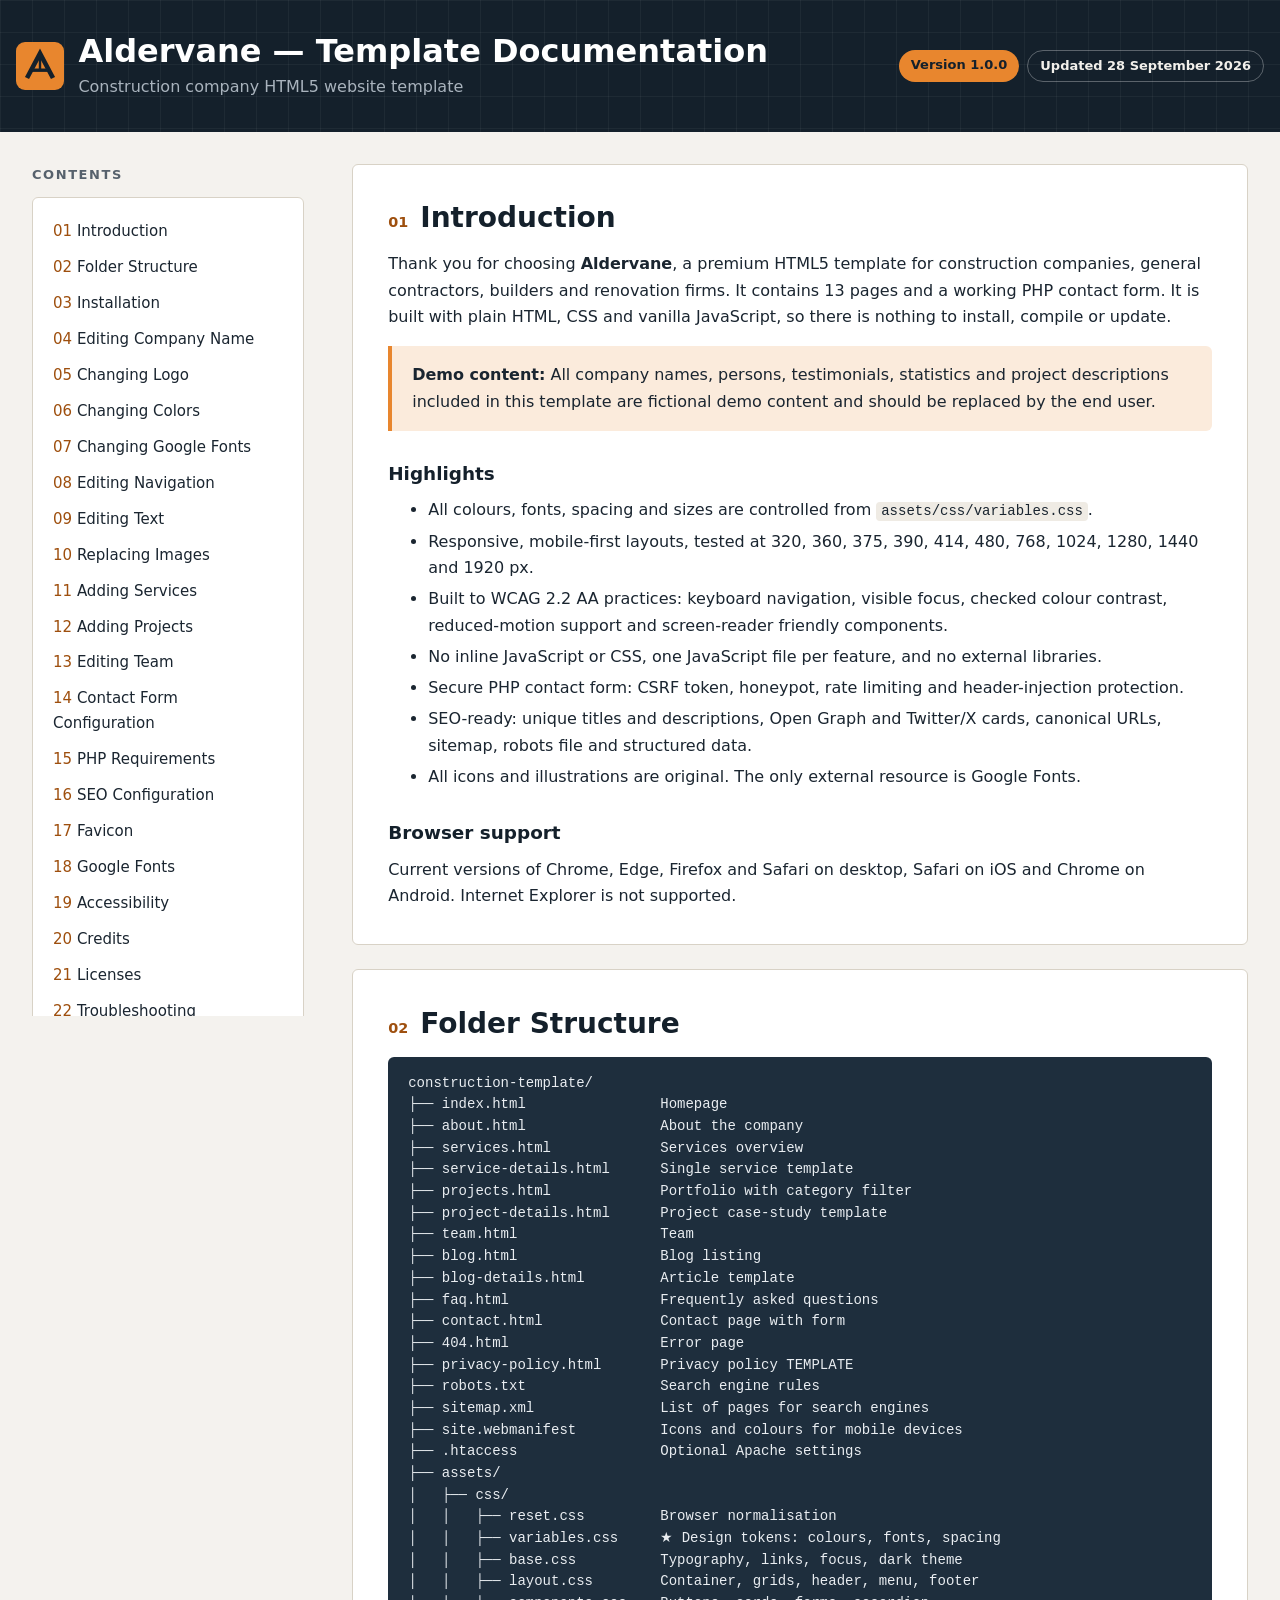
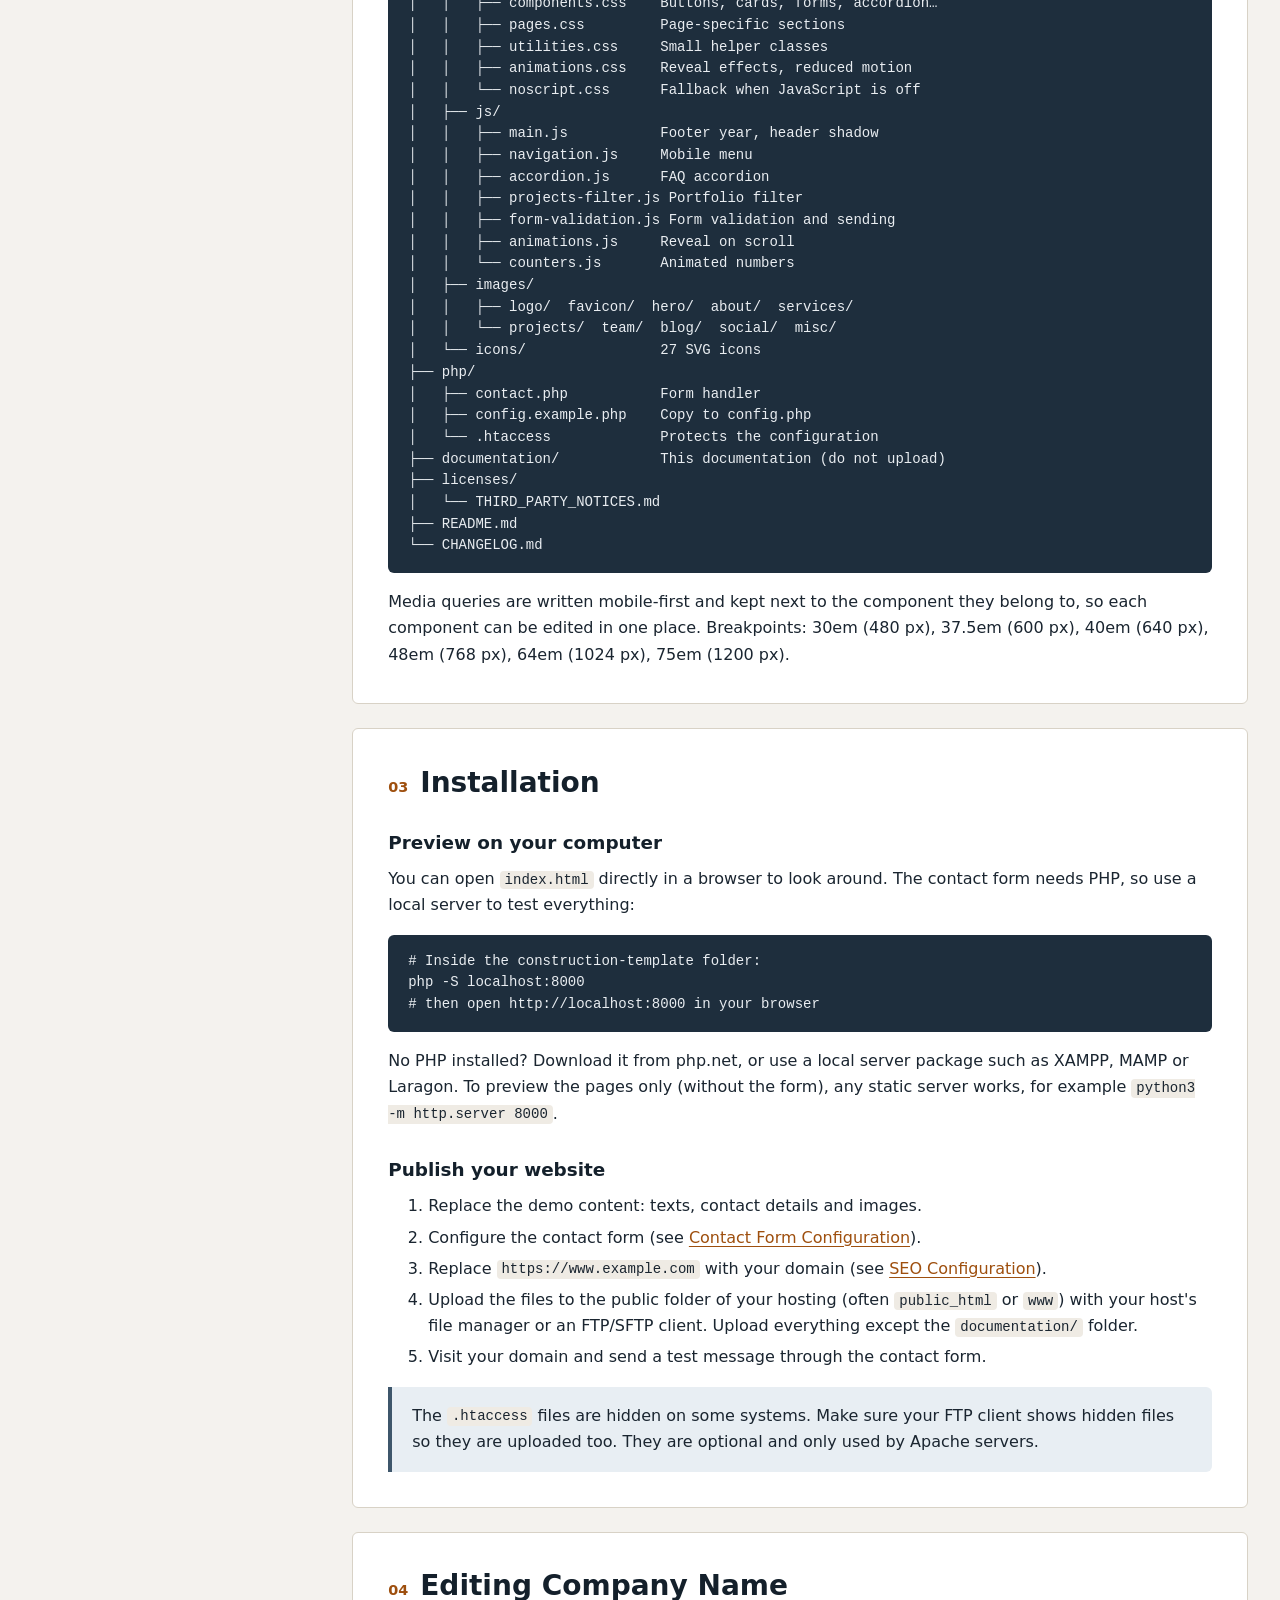
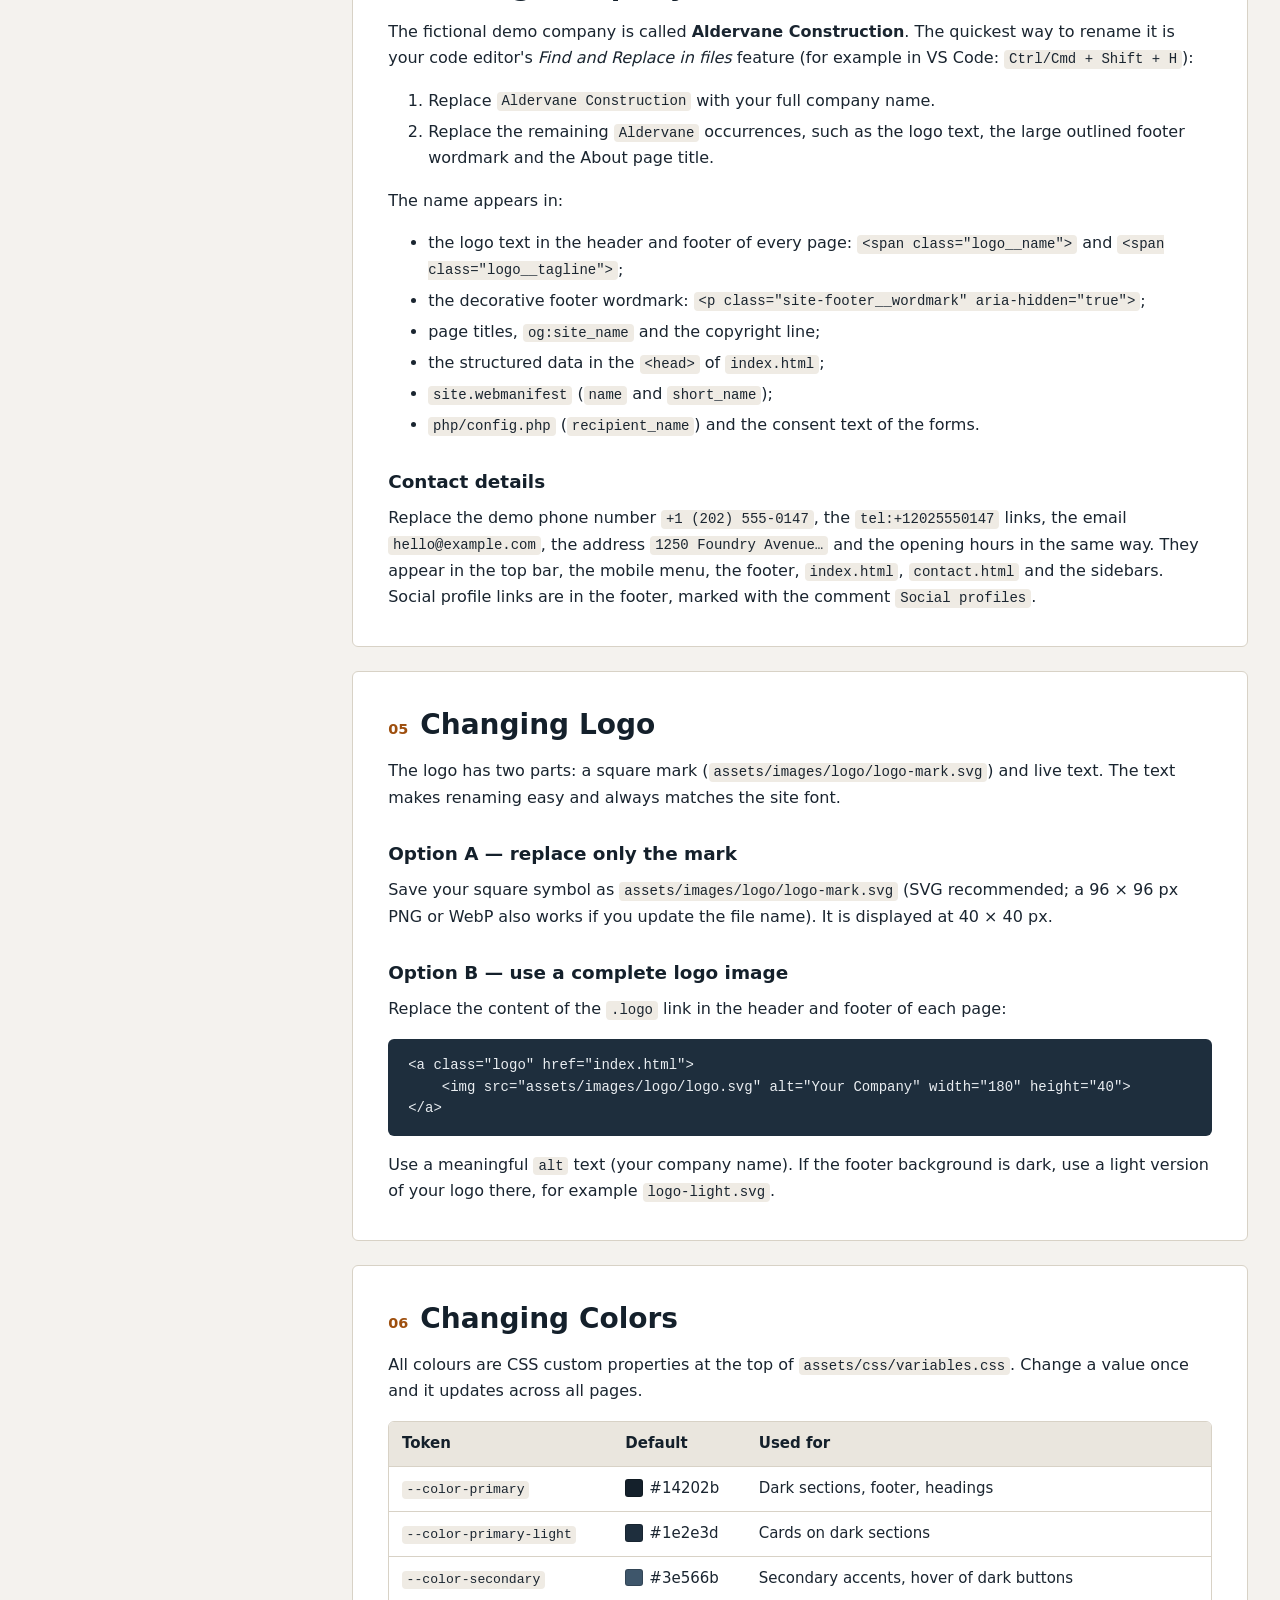
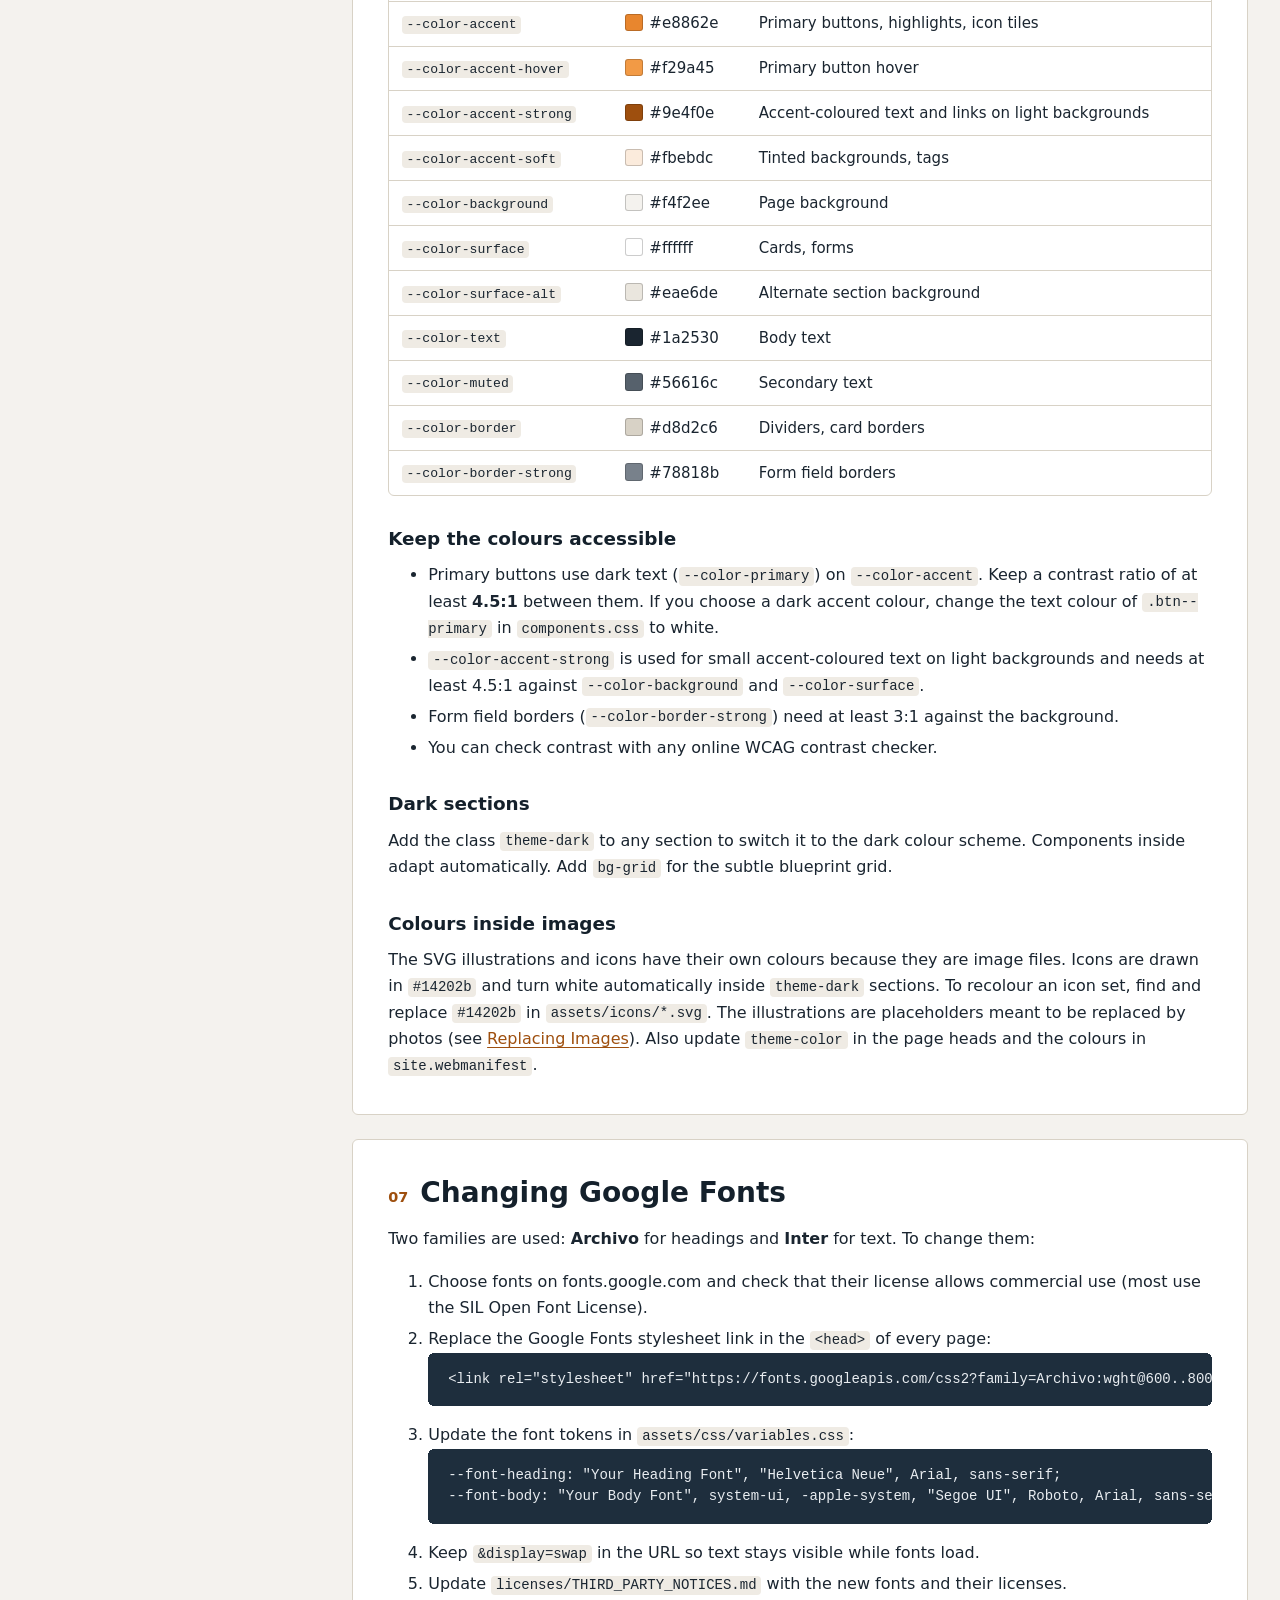
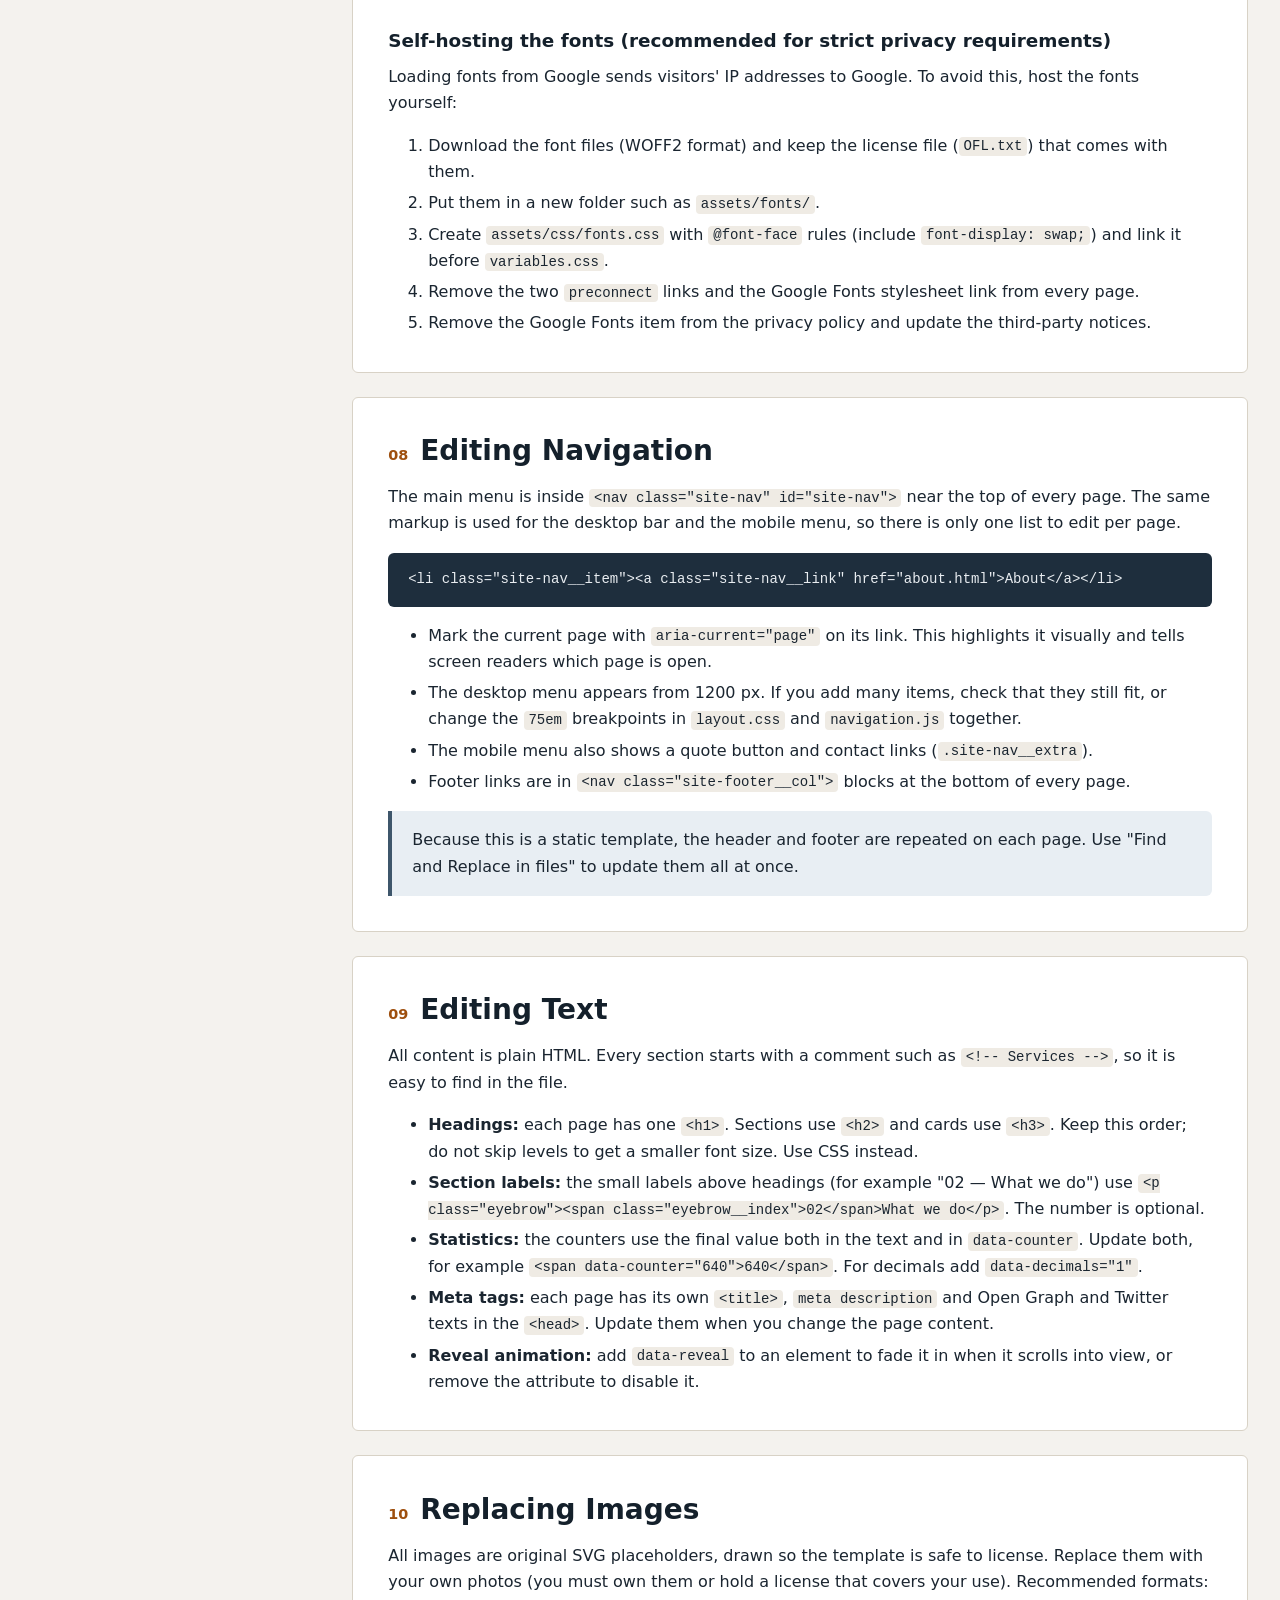
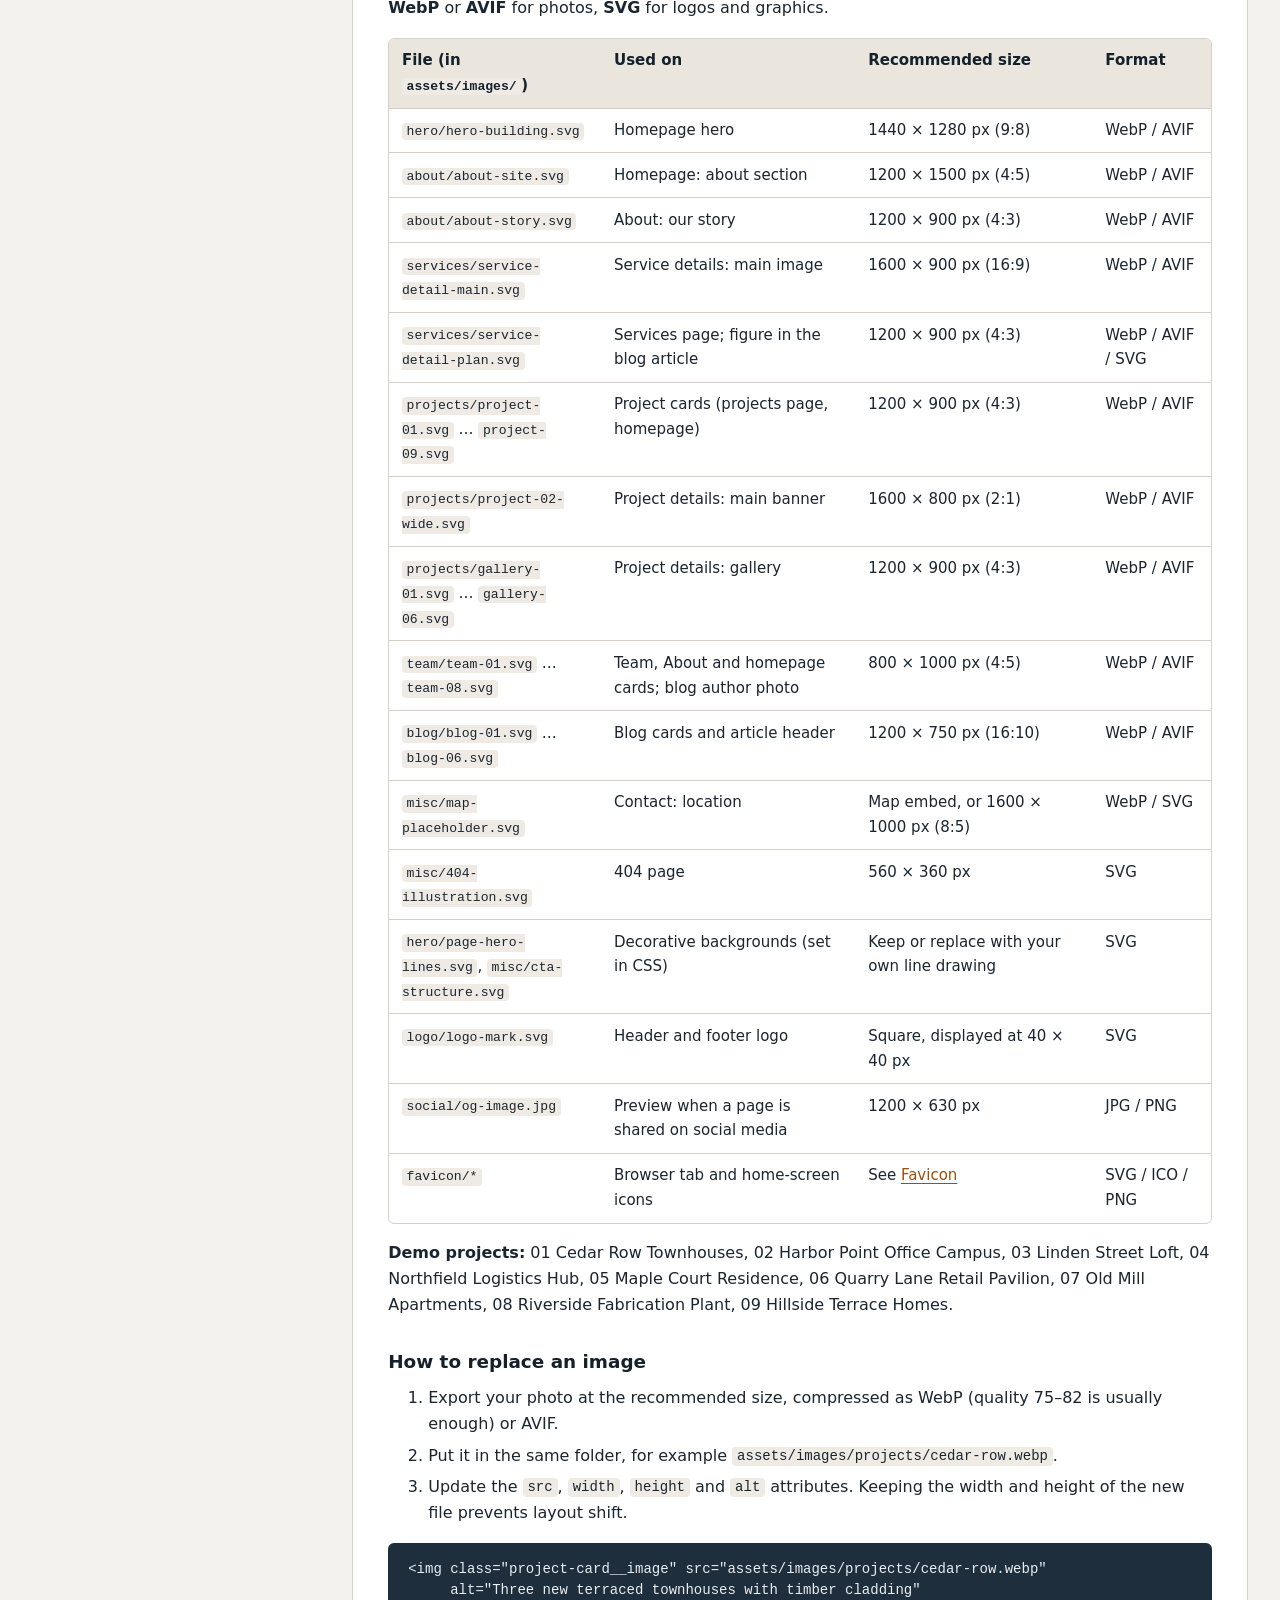
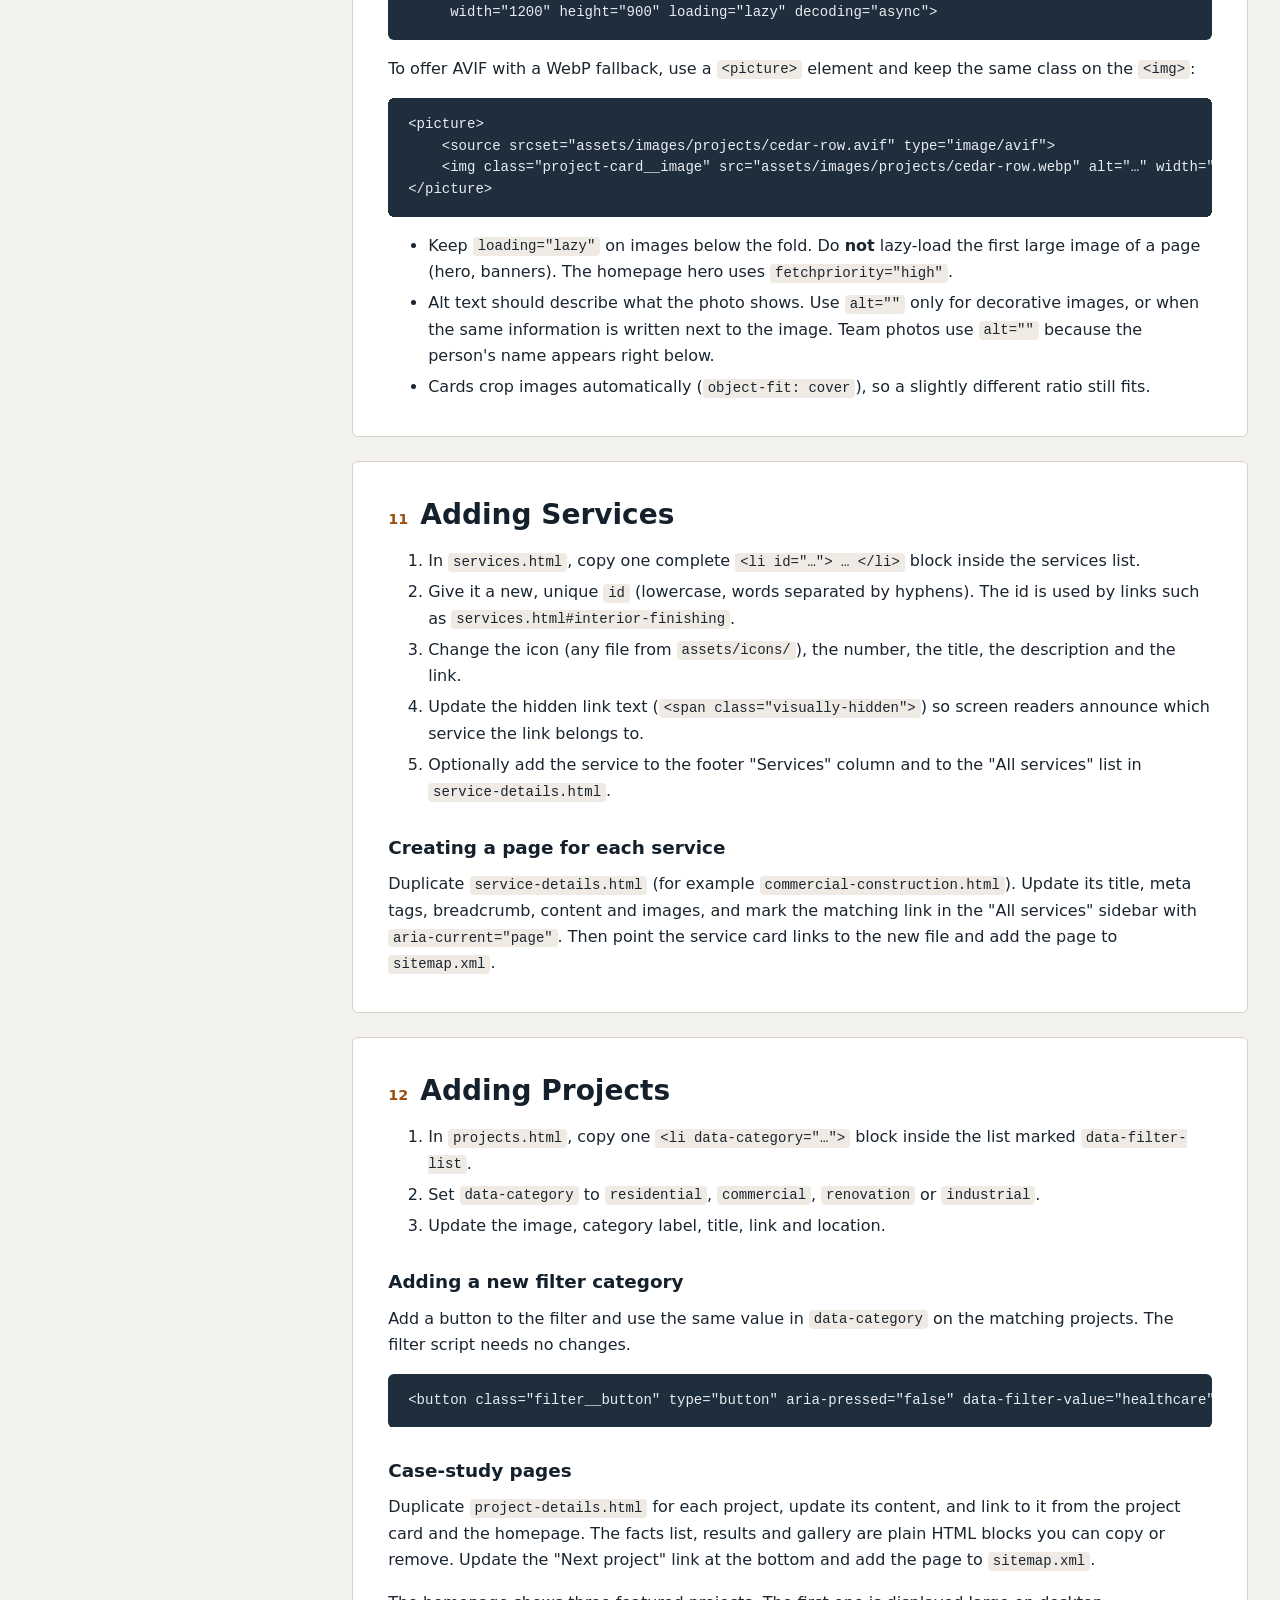
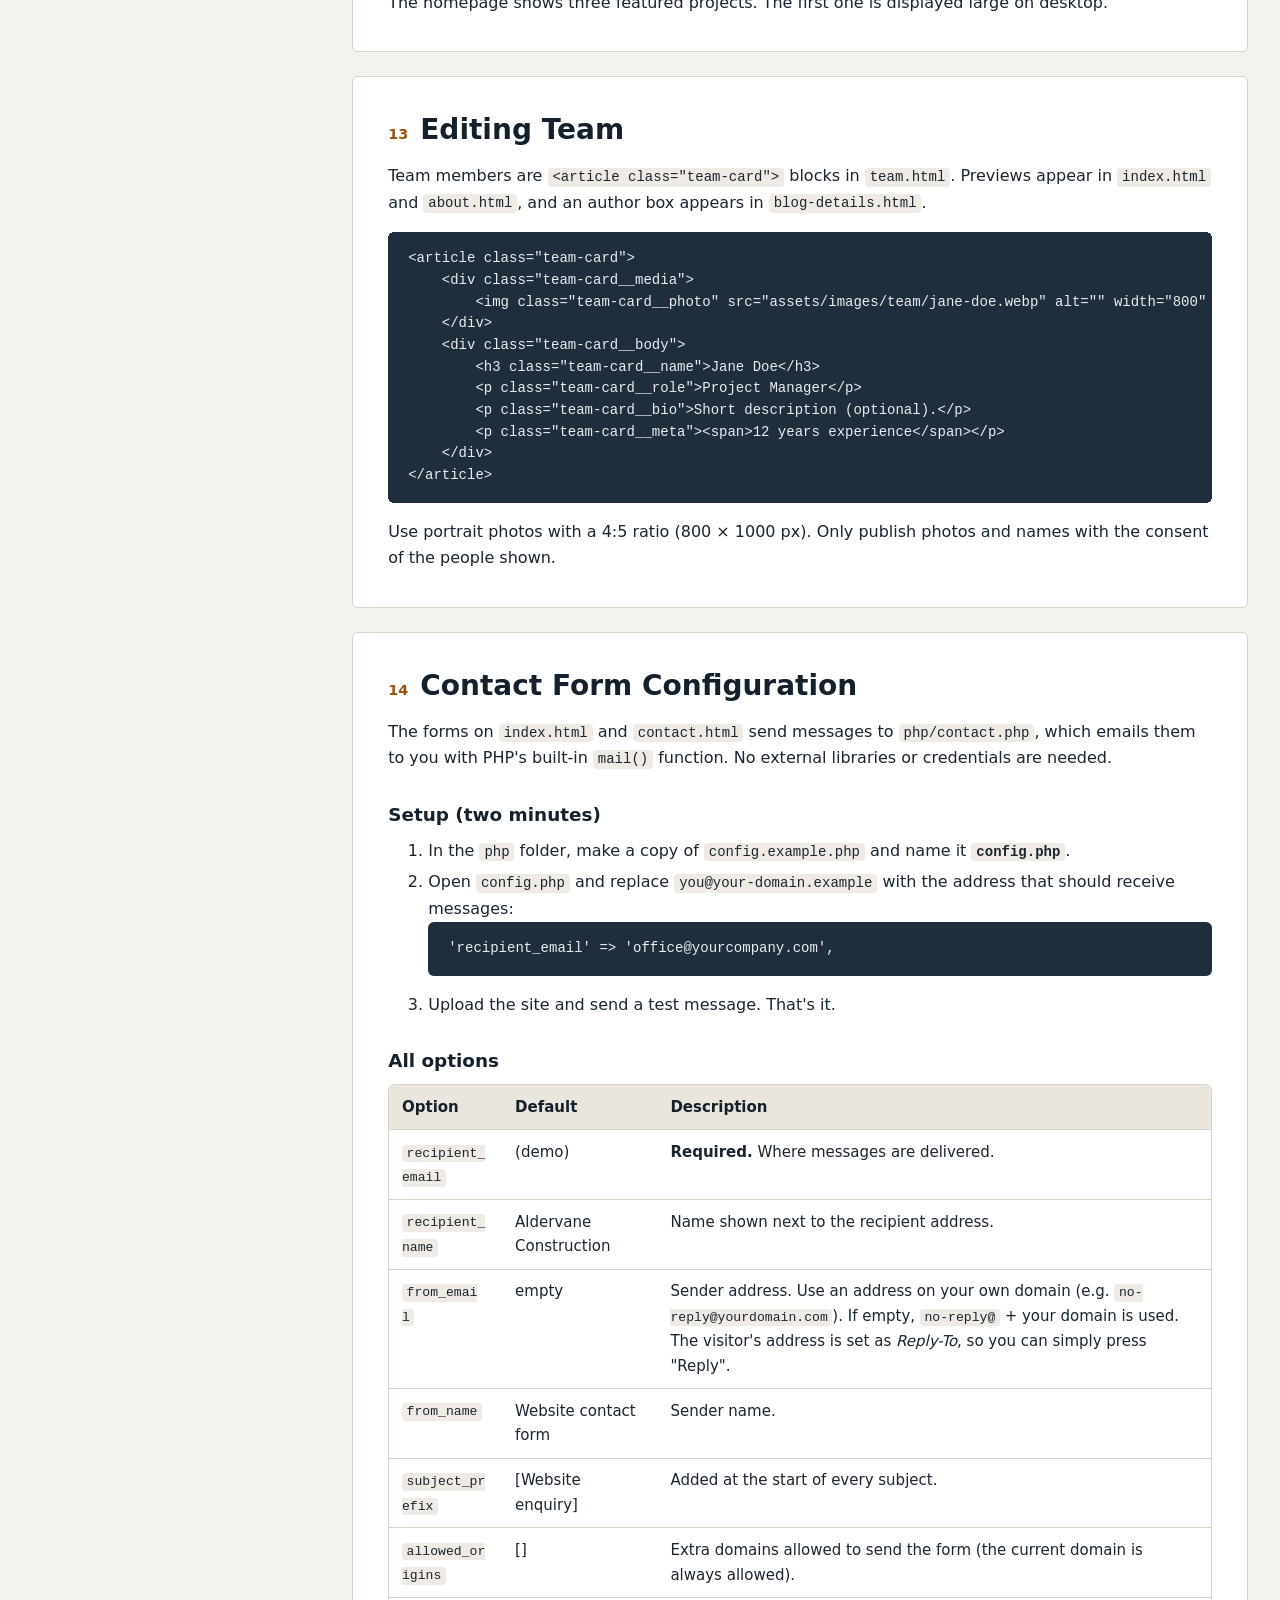
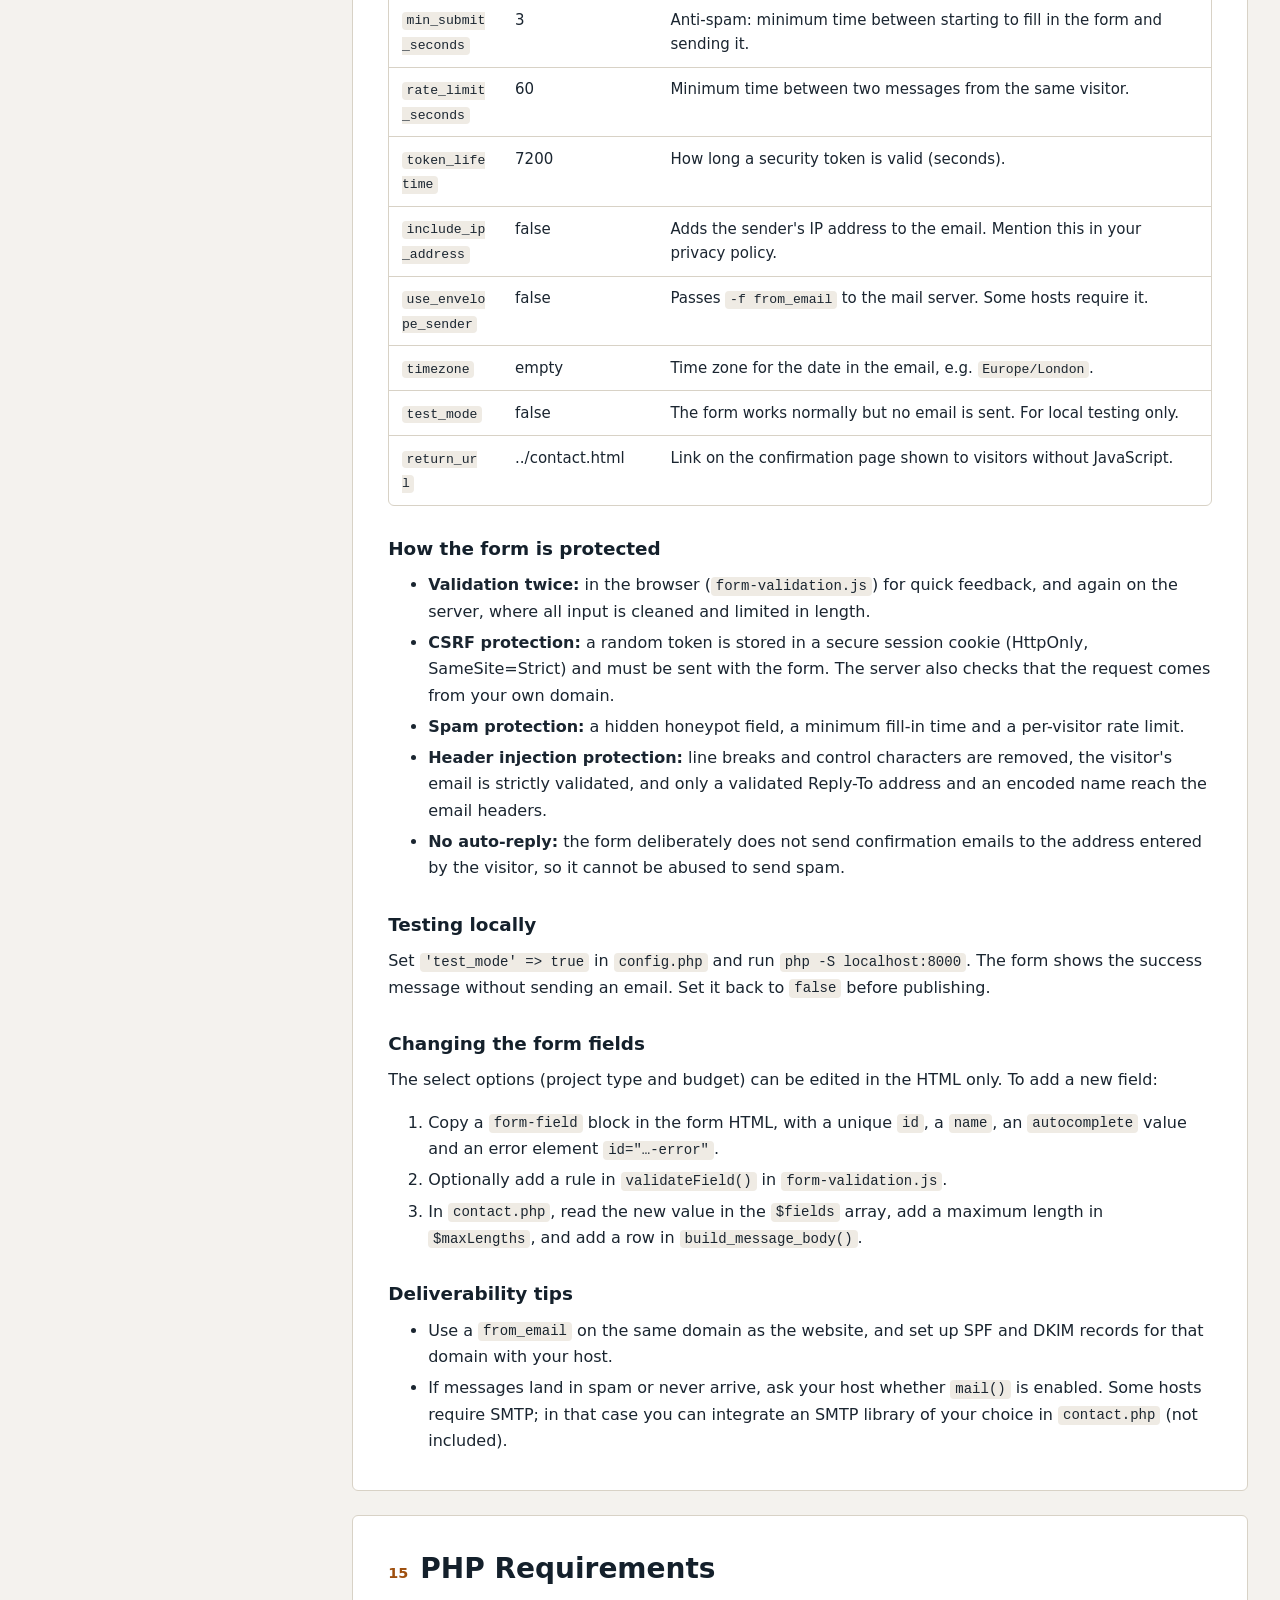
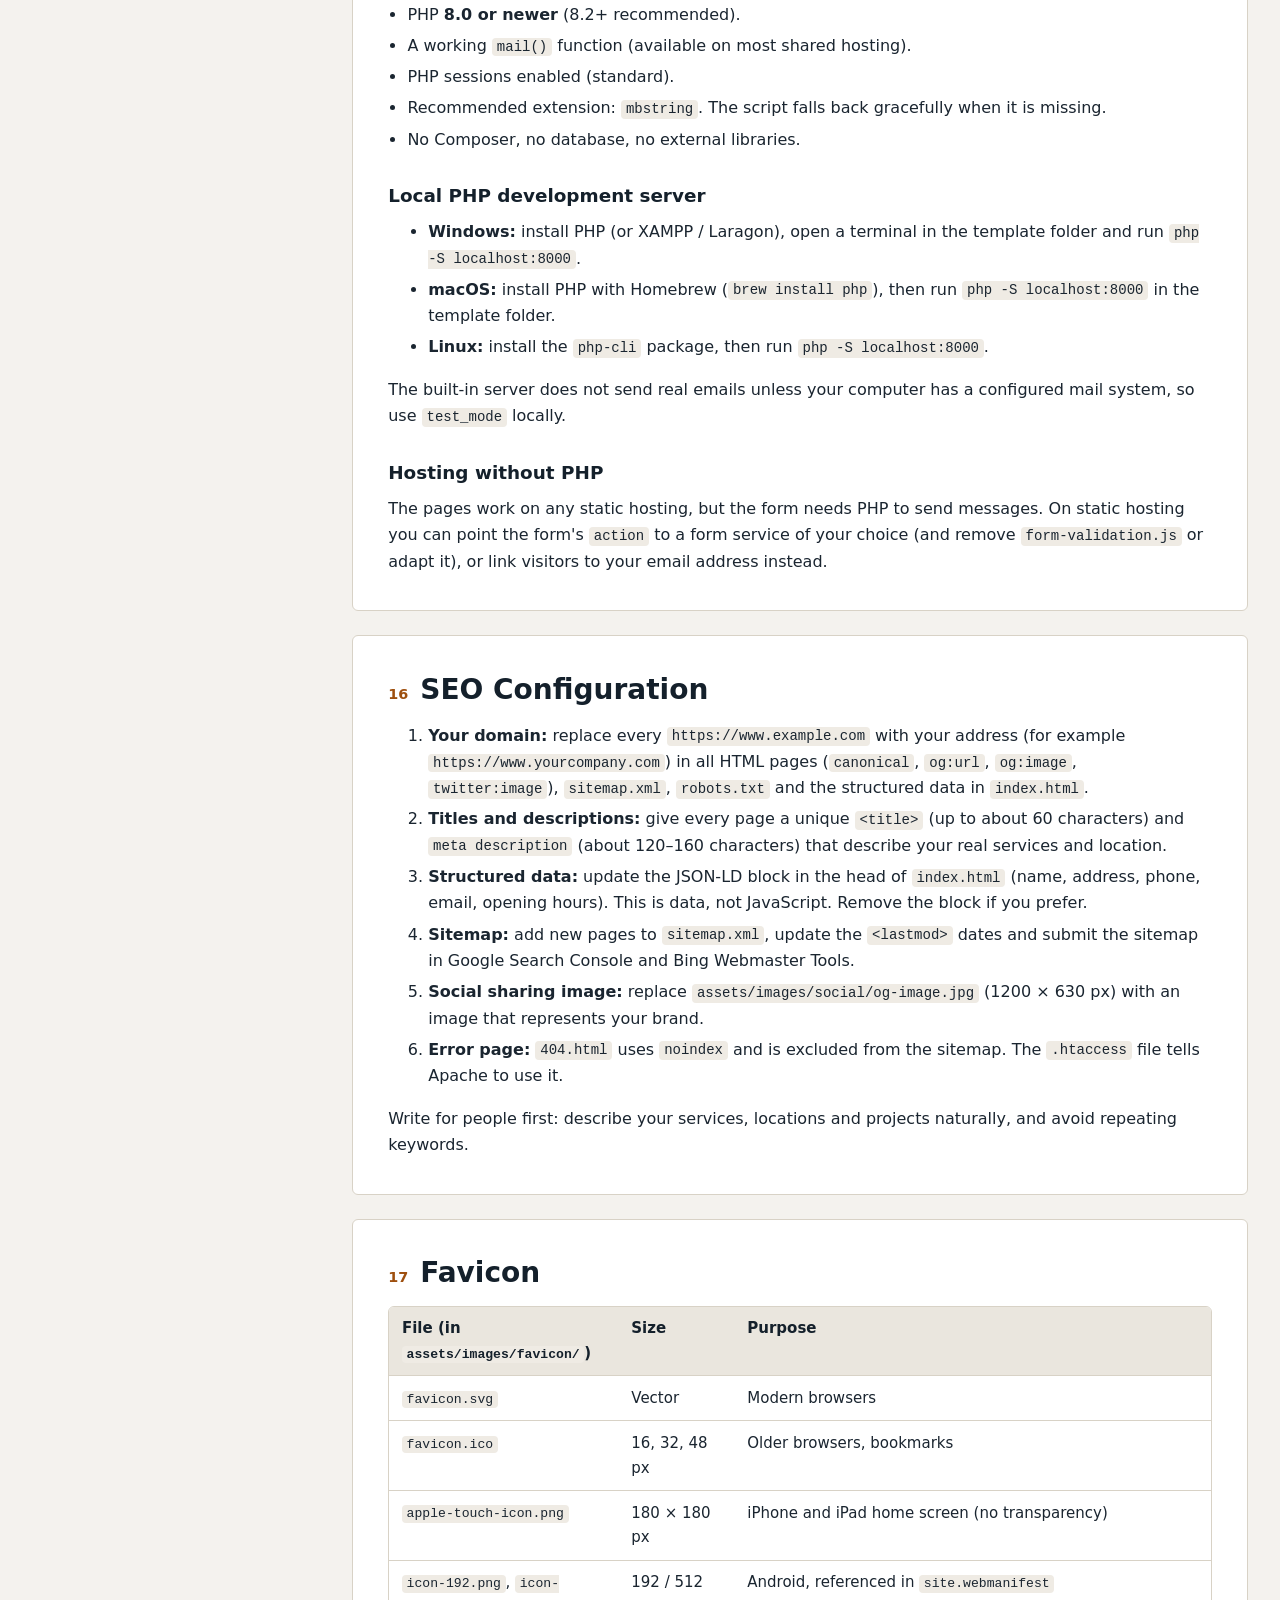
<file: documentation/index.html>
<!DOCTYPE html>
<html lang="en">
<head>
    <meta charset="utf-8">
    <meta name="viewport" content="width=device-width, initial-scale=1">
    <title>Documentation | Aldervane Construction HTML Template</title>
    <meta name="description" content="Documentation for the Aldervane construction company HTML template: installation, customisation, contact form setup, SEO, accessibility and licensing.">
    <meta name="robots" content="noindex, nofollow">
    <link rel="icon" href="../assets/images/favicon/favicon.svg" type="image/svg+xml">
    <link rel="stylesheet" href="assets/docs.css">
</head>
<body>
    <a class="skip-link" href="#content">Skip to content</a>

    <header class="doc-header">
        <div class="doc-header__inner">
            <div class="doc-header__brand">
                <img src="../assets/images/logo/logo-mark.svg" alt="" width="48" height="48">
                <div>
                    <h1 class="doc-header__title">Aldervane — Template Documentation</h1>
                    <p class="doc-header__subtitle">Construction company HTML5 website template</p>
                </div>
            </div>
            <ul class="doc-header__meta" aria-label="Template information">
                <li class="badge">Version 1.0.0</li>
                <li class="badge badge--outline">Updated 28 September 2026</li>
            </ul>
        </div>
    </header>

    <div class="doc-layout">
        <nav class="doc-nav" aria-labelledby="toc-title">
            <h2 class="doc-nav__title" id="toc-title">Contents</h2>
            <ol class="doc-nav__list">
                <li><a href="#introduction">Introduction</a></li>
                <li><a href="#folder-structure">Folder Structure</a></li>
                <li><a href="#installation">Installation</a></li>
                <li><a href="#company-name">Editing Company Name</a></li>
                <li><a href="#logo">Changing Logo</a></li>
                <li><a href="#colors">Changing Colors</a></li>
                <li><a href="#changing-fonts">Changing Google Fonts</a></li>
                <li><a href="#navigation">Editing Navigation</a></li>
                <li><a href="#text">Editing Text</a></li>
                <li><a href="#images">Replacing Images</a></li>
                <li><a href="#services">Adding Services</a></li>
                <li><a href="#projects">Adding Projects</a></li>
                <li><a href="#team">Editing Team</a></li>
                <li><a href="#contact-form">Contact Form Configuration</a></li>
                <li><a href="#php">PHP Requirements</a></li>
                <li><a href="#seo">SEO Configuration</a></li>
                <li><a href="#favicon">Favicon</a></li>
                <li><a href="#google-fonts">Google Fonts</a></li>
                <li><a href="#accessibility">Accessibility</a></li>
                <li><a href="#credits">Credits</a></li>
                <li><a href="#licenses">Licenses</a></li>
                <li><a href="#troubleshooting">Troubleshooting</a></li>
                <li><a href="#support">Support</a></li>
            </ol>
        </nav>

        <main class="doc-main" id="content" tabindex="-1">

            <!-- 1 ============================================================ -->
            <section class="doc-section" id="introduction" aria-labelledby="introduction-title">
                <h2 id="introduction-title"><span class="doc-section__number">01</span> Introduction</h2>
                <p>Thank you for choosing <strong>Aldervane</strong>, a premium HTML5 template for construction companies, general contractors, builders and renovation firms. It contains 13 pages and a working PHP contact form. It is built with plain HTML, CSS and vanilla JavaScript, so there is nothing to install, compile or update.</p>
                <div class="callout">
                    <p><strong>Demo content:</strong> All company names, persons, testimonials, statistics and project descriptions included in this template are fictional demo content and should be replaced by the end user.</p>
                </div>
                <h3>Highlights</h3>
                <ul>
                    <li>All colours, fonts, spacing and sizes are controlled from <code>assets/css/variables.css</code>.</li>
                    <li>Responsive, mobile-first layouts, tested at 320, 360, 375, 390, 414, 480, 768, 1024, 1280, 1440 and 1920 px.</li>
                    <li>Built to WCAG 2.2 AA practices: keyboard navigation, visible focus, checked colour contrast, reduced-motion support and screen-reader friendly components.</li>
                    <li>No inline JavaScript or CSS, one JavaScript file per feature, and no external libraries.</li>
                    <li>Secure PHP contact form: CSRF token, honeypot, rate limiting and header-injection protection.</li>
                    <li>SEO-ready: unique titles and descriptions, Open Graph and Twitter/X cards, canonical URLs, sitemap, robots file and structured data.</li>
                    <li>All icons and illustrations are original. The only external resource is Google Fonts.</li>
                </ul>
                <h3>Browser support</h3>
                <p>Current versions of Chrome, Edge, Firefox and Safari on desktop, Safari on iOS and Chrome on Android. Internet Explorer is not supported.</p>
            </section>

            <!-- 2 ============================================================ -->
            <section class="doc-section" id="folder-structure" aria-labelledby="folder-structure-title">
                <h2 id="folder-structure-title"><span class="doc-section__number">02</span> Folder Structure</h2>
<pre tabindex="0"><code>construction-template/
├── index.html                Homepage
├── about.html                About the company
├── services.html             Services overview
├── service-details.html      Single service template
├── projects.html             Portfolio with category filter
├── project-details.html      Project case-study template
├── team.html                 Team
├── blog.html                 Blog listing
├── blog-details.html         Article template
├── faq.html                  Frequently asked questions
├── contact.html              Contact page with form
├── 404.html                  Error page
├── privacy-policy.html       Privacy policy TEMPLATE
├── robots.txt                Search engine rules
├── sitemap.xml               List of pages for search engines
├── site.webmanifest          Icons and colours for mobile devices
├── .htaccess                 Optional Apache settings
├── assets/
│   ├── css/
│   │   ├── reset.css         Browser normalisation
│   │   ├── variables.css     ★ Design tokens: colours, fonts, spacing
│   │   ├── base.css          Typography, links, focus, dark theme
│   │   ├── layout.css        Container, grids, header, menu, footer
│   │   ├── components.css    Buttons, cards, forms, accordion…
│   │   ├── pages.css         Page-specific sections
│   │   ├── utilities.css     Small helper classes
│   │   ├── animations.css    Reveal effects, reduced motion
│   │   └── noscript.css      Fallback when JavaScript is off
│   ├── js/
│   │   ├── main.js           Footer year, header shadow
│   │   ├── navigation.js     Mobile menu
│   │   ├── accordion.js      FAQ accordion
│   │   ├── projects-filter.js Portfolio filter
│   │   ├── form-validation.js Form validation and sending
│   │   ├── animations.js     Reveal on scroll
│   │   └── counters.js       Animated numbers
│   ├── images/
│   │   ├── logo/  favicon/  hero/  about/  services/
│   │   └── projects/  team/  blog/  social/  misc/
│   └── icons/                27 SVG icons
├── php/
│   ├── contact.php           Form handler
│   ├── config.example.php    Copy to config.php
│   └── .htaccess             Protects the configuration
├── documentation/            This documentation (do not upload)
├── licenses/
│   └── THIRD_PARTY_NOTICES.md
├── README.md
└── CHANGELOG.md</code></pre>
                <p>Media queries are written mobile-first and kept next to the component they belong to, so each component can be edited in one place. Breakpoints: 30em (480 px), 37.5em (600 px), 40em (640 px), 48em (768 px), 64em (1024 px), 75em (1200 px).</p>
            </section>

            <!-- 3 ============================================================ -->
            <section class="doc-section" id="installation" aria-labelledby="installation-title">
                <h2 id="installation-title"><span class="doc-section__number">03</span> Installation</h2>
                <h3>Preview on your computer</h3>
                <p>You can open <code>index.html</code> directly in a browser to look around. The contact form needs PHP, so use a local server to test everything:</p>
<pre tabindex="0"><code># Inside the construction-template folder:
php -S localhost:8000
# then open http://localhost:8000 in your browser</code></pre>
                <p>No PHP installed? Download it from php.net, or use a local server package such as XAMPP, MAMP or Laragon. To preview the pages only (without the form), any static server works, for example <code>python3 -m http.server 8000</code>.</p>
                <h3>Publish your website</h3>
                <ol>
                    <li>Replace the demo content: texts, contact details and images.</li>
                    <li>Configure the contact form (see <a href="#contact-form">Contact Form Configuration</a>).</li>
                    <li>Replace <code>https://www.example.com</code> with your domain (see <a href="#seo">SEO Configuration</a>).</li>
                    <li>Upload the files to the public folder of your hosting (often <code>public_html</code> or <code>www</code>) with your host's file manager or an FTP/SFTP client. Upload everything except the <code>documentation/</code> folder.</li>
                    <li>Visit your domain and send a test message through the contact form.</li>
                </ol>
                <div class="callout callout--info">
                    <p>The <code>.htaccess</code> files are hidden on some systems. Make sure your FTP client shows hidden files so they are uploaded too. They are optional and only used by Apache servers.</p>
                </div>
            </section>

            <!-- 4 ============================================================ -->
            <section class="doc-section" id="company-name" aria-labelledby="company-name-title">
                <h2 id="company-name-title"><span class="doc-section__number">04</span> Editing Company Name</h2>
                <p>The fictional demo company is called <strong>Aldervane Construction</strong>. The quickest way to rename it is your code editor's <em>Find and Replace in files</em> feature (for example in VS Code: <code>Ctrl/Cmd + Shift + H</code>):</p>
                <ol>
                    <li>Replace <code>Aldervane Construction</code> with your full company name.</li>
                    <li>Replace the remaining <code>Aldervane</code> occurrences, such as the logo text, the large outlined footer wordmark and the About page title.</li>
                </ol>
                <p>The name appears in:</p>
                <ul>
                    <li>the logo text in the header and footer of every page: <code>&lt;span class="logo__name"&gt;</code> and <code>&lt;span class="logo__tagline"&gt;</code>;</li>
                    <li>the decorative footer wordmark: <code>&lt;p class="site-footer__wordmark" aria-hidden="true"&gt;</code>;</li>
                    <li>page titles, <code>og:site_name</code> and the copyright line;</li>
                    <li>the structured data in the <code>&lt;head&gt;</code> of <code>index.html</code>;</li>
                    <li><code>site.webmanifest</code> (<code>name</code> and <code>short_name</code>);</li>
                    <li><code>php/config.php</code> (<code>recipient_name</code>) and the consent text of the forms.</li>
                </ul>
                <h3>Contact details</h3>
                <p>Replace the demo phone number <code>+1 (202) 555-0147</code>, the <code>tel:+12025550147</code> links, the email <code>hello@example.com</code>, the address <code>1250 Foundry Avenue…</code> and the opening hours in the same way. They appear in the top bar, the mobile menu, the footer, <code>index.html</code>, <code>contact.html</code> and the sidebars. Social profile links are in the footer, marked with the comment <code>Social profiles</code>.</p>
            </section>

            <!-- 5 ============================================================ -->
            <section class="doc-section" id="logo" aria-labelledby="logo-title">
                <h2 id="logo-title"><span class="doc-section__number">05</span> Changing Logo</h2>
                <p>The logo has two parts: a square mark (<code>assets/images/logo/logo-mark.svg</code>) and live text. The text makes renaming easy and always matches the site font.</p>
                <h3>Option A — replace only the mark</h3>
                <p>Save your square symbol as <code>assets/images/logo/logo-mark.svg</code> (SVG recommended; a 96 × 96 px PNG or WebP also works if you update the file name). It is displayed at 40 × 40 px.</p>
                <h3>Option B — use a complete logo image</h3>
                <p>Replace the content of the <code>.logo</code> link in the header and footer of each page:</p>
<pre tabindex="0"><code>&lt;a class="logo" href="index.html"&gt;
    &lt;img src="assets/images/logo/logo.svg" alt="Your Company" width="180" height="40"&gt;
&lt;/a&gt;</code></pre>
                <p>Use a meaningful <code>alt</code> text (your company name). If the footer background is dark, use a light version of your logo there, for example <code>logo-light.svg</code>.</p>
            </section>

            <!-- 6 ============================================================ -->
            <section class="doc-section" id="colors" aria-labelledby="colors-title">
                <h2 id="colors-title"><span class="doc-section__number">06</span> Changing Colors</h2>
                <p>All colours are CSS custom properties at the top of <code>assets/css/variables.css</code>. Change a value once and it updates across all pages.</p>
                <div class="table-wrap" role="region" aria-labelledby="colors-caption" tabindex="0">
                    <table>
                        <caption class="visually-hidden" id="colors-caption">Colour tokens</caption>
                        <thead>
                            <tr><th scope="col">Token</th><th scope="col">Default</th><th scope="col">Used for</th></tr>
                        </thead>
                        <tbody>
                            <tr><td><code>--color-primary</code></td><td><span class="swatch swatch--primary"></span>#14202b</td><td>Dark sections, footer, headings</td></tr>
                            <tr><td><code>--color-primary-light</code></td><td><span class="swatch swatch--primary-light"></span>#1e2e3d</td><td>Cards on dark sections</td></tr>
                            <tr><td><code>--color-secondary</code></td><td><span class="swatch swatch--secondary"></span>#3e566b</td><td>Secondary accents, hover of dark buttons</td></tr>
                            <tr><td><code>--color-accent</code></td><td><span class="swatch swatch--accent"></span>#e8862e</td><td>Primary buttons, highlights, icon tiles</td></tr>
                            <tr><td><code>--color-accent-hover</code></td><td><span class="swatch swatch--accent-hover"></span>#f29a45</td><td>Primary button hover</td></tr>
                            <tr><td><code>--color-accent-strong</code></td><td><span class="swatch swatch--accent-strong"></span>#9e4f0e</td><td>Accent-coloured text and links on light backgrounds</td></tr>
                            <tr><td><code>--color-accent-soft</code></td><td><span class="swatch swatch--accent-soft"></span>#fbebdc</td><td>Tinted backgrounds, tags</td></tr>
                            <tr><td><code>--color-background</code></td><td><span class="swatch swatch--background"></span>#f4f2ee</td><td>Page background</td></tr>
                            <tr><td><code>--color-surface</code></td><td><span class="swatch swatch--surface"></span>#ffffff</td><td>Cards, forms</td></tr>
                            <tr><td><code>--color-surface-alt</code></td><td><span class="swatch swatch--surface-alt"></span>#eae6de</td><td>Alternate section background</td></tr>
                            <tr><td><code>--color-text</code></td><td><span class="swatch swatch--text"></span>#1a2530</td><td>Body text</td></tr>
                            <tr><td><code>--color-muted</code></td><td><span class="swatch swatch--muted"></span>#56616c</td><td>Secondary text</td></tr>
                            <tr><td><code>--color-border</code></td><td><span class="swatch swatch--border"></span>#d8d2c6</td><td>Dividers, card borders</td></tr>
                            <tr><td><code>--color-border-strong</code></td><td><span class="swatch swatch--border-strong"></span>#78818b</td><td>Form field borders</td></tr>
                        </tbody>
                    </table>
                </div>
                <h3>Keep the colours accessible</h3>
                <ul>
                    <li>Primary buttons use dark text (<code>--color-primary</code>) on <code>--color-accent</code>. Keep a contrast ratio of at least <strong>4.5:1</strong> between them. If you choose a dark accent colour, change the text colour of <code>.btn--primary</code> in <code>components.css</code> to white.</li>
                    <li><code>--color-accent-strong</code> is used for small accent-coloured text on light backgrounds and needs at least 4.5:1 against <code>--color-background</code> and <code>--color-surface</code>.</li>
                    <li>Form field borders (<code>--color-border-strong</code>) need at least 3:1 against the background.</li>
                    <li>You can check contrast with any online WCAG contrast checker.</li>
                </ul>
                <h3>Dark sections</h3>
                <p>Add the class <code>theme-dark</code> to any section to switch it to the dark colour scheme. Components inside adapt automatically. Add <code>bg-grid</code> for the subtle blueprint grid.</p>
                <h3>Colours inside images</h3>
                <p>The SVG illustrations and icons have their own colours because they are image files. Icons are drawn in <code>#14202b</code> and turn white automatically inside <code>theme-dark</code> sections. To recolour an icon set, find and replace <code>#14202b</code> in <code>assets/icons/*.svg</code>. The illustrations are placeholders meant to be replaced by photos (see <a href="#images">Replacing Images</a>). Also update <code>theme-color</code> in the page heads and the colours in <code>site.webmanifest</code>.</p>
            </section>

            <!-- 7 ============================================================ -->
            <section class="doc-section" id="changing-fonts" aria-labelledby="changing-fonts-title">
                <h2 id="changing-fonts-title"><span class="doc-section__number">07</span> Changing Google Fonts</h2>
                <p>Two families are used: <strong>Archivo</strong> for headings and <strong>Inter</strong> for text. To change them:</p>
                <ol>
                    <li>Choose fonts on fonts.google.com and check that their license allows commercial use (most use the SIL Open Font License).</li>
                    <li>Replace the Google Fonts stylesheet link in the <code>&lt;head&gt;</code> of every page:
<pre tabindex="0"><code>&lt;link rel="stylesheet" href="https://fonts.googleapis.com/css2?family=Archivo:wght@600..800&amp;amp;family=Inter:wght@400..700&amp;amp;display=swap"&gt;</code></pre>
                    </li>
                    <li>Update the font tokens in <code>assets/css/variables.css</code>:
<pre tabindex="0"><code>--font-heading: "Your Heading Font", "Helvetica Neue", Arial, sans-serif;
--font-body: "Your Body Font", system-ui, -apple-system, "Segoe UI", Roboto, Arial, sans-serif;</code></pre>
                    </li>
                    <li>Keep <code>&amp;display=swap</code> in the URL so text stays visible while fonts load.</li>
                    <li>Update <code>licenses/THIRD_PARTY_NOTICES.md</code> with the new fonts and their licenses.</li>
                </ol>
                <h3>Self-hosting the fonts (recommended for strict privacy requirements)</h3>
                <p>Loading fonts from Google sends visitors' IP addresses to Google. To avoid this, host the fonts yourself:</p>
                <ol>
                    <li>Download the font files (WOFF2 format) and keep the license file (<code>OFL.txt</code>) that comes with them.</li>
                    <li>Put them in a new folder such as <code>assets/fonts/</code>.</li>
                    <li>Create <code>assets/css/fonts.css</code> with <code>@font-face</code> rules (include <code>font-display: swap;</code>) and link it before <code>variables.css</code>.</li>
                    <li>Remove the two <code>preconnect</code> links and the Google Fonts stylesheet link from every page.</li>
                    <li>Remove the Google Fonts item from the privacy policy and update the third-party notices.</li>
                </ol>
            </section>

            <!-- 8 ============================================================ -->
            <section class="doc-section" id="navigation" aria-labelledby="navigation-title">
                <h2 id="navigation-title"><span class="doc-section__number">08</span> Editing Navigation</h2>
                <p>The main menu is inside <code>&lt;nav class="site-nav" id="site-nav"&gt;</code> near the top of every page. The same markup is used for the desktop bar and the mobile menu, so there is only one list to edit per page.</p>
<pre tabindex="0"><code>&lt;li class="site-nav__item"&gt;&lt;a class="site-nav__link" href="about.html"&gt;About&lt;/a&gt;&lt;/li&gt;</code></pre>
                <ul>
                    <li>Mark the current page with <code>aria-current="page"</code> on its link. This highlights it visually and tells screen readers which page is open.</li>
                    <li>The desktop menu appears from 1200 px. If you add many items, check that they still fit, or change the <code>75em</code> breakpoints in <code>layout.css</code> and <code>navigation.js</code> together.</li>
                    <li>The mobile menu also shows a quote button and contact links (<code>.site-nav__extra</code>).</li>
                    <li>Footer links are in <code>&lt;nav class="site-footer__col"&gt;</code> blocks at the bottom of every page.</li>
                </ul>
                <div class="callout callout--info">
                    <p>Because this is a static template, the header and footer are repeated on each page. Use "Find and Replace in files" to update them all at once.</p>
                </div>
            </section>

            <!-- 9 ============================================================ -->
            <section class="doc-section" id="text" aria-labelledby="text-title">
                <h2 id="text-title"><span class="doc-section__number">09</span> Editing Text</h2>
                <p>All content is plain HTML. Every section starts with a comment such as <code>&lt;!-- Services --&gt;</code>, so it is easy to find in the file.</p>
                <ul>
                    <li><strong>Headings:</strong> each page has one <code>&lt;h1&gt;</code>. Sections use <code>&lt;h2&gt;</code> and cards use <code>&lt;h3&gt;</code>. Keep this order; do not skip levels to get a smaller font size. Use CSS instead.</li>
                    <li><strong>Section labels:</strong> the small labels above headings (for example "02 — What we do") use <code>&lt;p class="eyebrow"&gt;&lt;span class="eyebrow__index"&gt;02&lt;/span&gt;What we do&lt;/p&gt;</code>. The number is optional.</li>
                    <li><strong>Statistics:</strong> the counters use the final value both in the text and in <code>data-counter</code>. Update both, for example <code>&lt;span data-counter="640"&gt;640&lt;/span&gt;</code>. For decimals add <code>data-decimals="1"</code>.</li>
                    <li><strong>Meta tags:</strong> each page has its own <code>&lt;title&gt;</code>, <code>meta description</code> and Open Graph and Twitter texts in the <code>&lt;head&gt;</code>. Update them when you change the page content.</li>
                    <li><strong>Reveal animation:</strong> add <code>data-reveal</code> to an element to fade it in when it scrolls into view, or remove the attribute to disable it.</li>
                </ul>
            </section>

            <!-- 10 =========================================================== -->
            <section class="doc-section" id="images" aria-labelledby="images-title">
                <h2 id="images-title"><span class="doc-section__number">10</span> Replacing Images</h2>
                <p>All images are original SVG placeholders, drawn so the template is safe to license. Replace them with your own photos (you must own them or hold a license that covers your use). Recommended formats: <strong>WebP</strong> or <strong>AVIF</strong> for photos, <strong>SVG</strong> for logos and graphics.</p>
                <div class="table-wrap" role="region" aria-labelledby="images-caption" tabindex="0">
                    <table>
                        <caption class="visually-hidden" id="images-caption">Images to replace</caption>
                        <thead>
                            <tr><th scope="col">File (in <code>assets/images/</code>)</th><th scope="col">Used on</th><th scope="col">Recommended size</th><th scope="col">Format</th></tr>
                        </thead>
                        <tbody>
                            <tr><td><code>hero/hero-building.svg</code></td><td>Homepage hero</td><td>1440 × 1280 px (9:8)</td><td>WebP / AVIF</td></tr>
                            <tr><td><code>about/about-site.svg</code></td><td>Homepage: about section</td><td>1200 × 1500 px (4:5)</td><td>WebP / AVIF</td></tr>
                            <tr><td><code>about/about-story.svg</code></td><td>About: our story</td><td>1200 × 900 px (4:3)</td><td>WebP / AVIF</td></tr>
                            <tr><td><code>services/service-detail-main.svg</code></td><td>Service details: main image</td><td>1600 × 900 px (16:9)</td><td>WebP / AVIF</td></tr>
                            <tr><td><code>services/service-detail-plan.svg</code></td><td>Services page; figure in the blog article</td><td>1200 × 900 px (4:3)</td><td>WebP / AVIF / SVG</td></tr>
                            <tr><td><code>projects/project-01.svg</code> … <code>project-09.svg</code></td><td>Project cards (projects page, homepage)</td><td>1200 × 900 px (4:3)</td><td>WebP / AVIF</td></tr>
                            <tr><td><code>projects/project-02-wide.svg</code></td><td>Project details: main banner</td><td>1600 × 800 px (2:1)</td><td>WebP / AVIF</td></tr>
                            <tr><td><code>projects/gallery-01.svg</code> … <code>gallery-06.svg</code></td><td>Project details: gallery</td><td>1200 × 900 px (4:3)</td><td>WebP / AVIF</td></tr>
                            <tr><td><code>team/team-01.svg</code> … <code>team-08.svg</code></td><td>Team, About and homepage cards; blog author photo</td><td>800 × 1000 px (4:5)</td><td>WebP / AVIF</td></tr>
                            <tr><td><code>blog/blog-01.svg</code> … <code>blog-06.svg</code></td><td>Blog cards and article header</td><td>1200 × 750 px (16:10)</td><td>WebP / AVIF</td></tr>
                            <tr><td><code>misc/map-placeholder.svg</code></td><td>Contact: location</td><td>Map embed, or 1600 × 1000 px (8:5)</td><td>WebP / SVG</td></tr>
                            <tr><td><code>misc/404-illustration.svg</code></td><td>404 page</td><td>560 × 360 px</td><td>SVG</td></tr>
                            <tr><td><code>hero/page-hero-lines.svg</code>, <code>misc/cta-structure.svg</code></td><td>Decorative backgrounds (set in CSS)</td><td>Keep or replace with your own line drawing</td><td>SVG</td></tr>
                            <tr><td><code>logo/logo-mark.svg</code></td><td>Header and footer logo</td><td>Square, displayed at 40 × 40 px</td><td>SVG</td></tr>
                            <tr><td><code>social/og-image.jpg</code></td><td>Preview when a page is shared on social media</td><td>1200 × 630 px</td><td>JPG / PNG</td></tr>
                            <tr><td><code>favicon/*</code></td><td>Browser tab and home-screen icons</td><td>See <a href="#favicon">Favicon</a></td><td>SVG / ICO / PNG</td></tr>
                        </tbody>
                    </table>
                </div>
                <p><strong>Demo projects:</strong> 01 Cedar Row Townhouses, 02 Harbor Point Office Campus, 03 Linden Street Loft, 04 Northfield Logistics Hub, 05 Maple Court Residence, 06 Quarry Lane Retail Pavilion, 07 Old Mill Apartments, 08 Riverside Fabrication Plant, 09 Hillside Terrace Homes.</p>
                <h3>How to replace an image</h3>
                <ol>
                    <li>Export your photo at the recommended size, compressed as WebP (quality 75–82 is usually enough) or AVIF.</li>
                    <li>Put it in the same folder, for example <code>assets/images/projects/cedar-row.webp</code>.</li>
                    <li>Update the <code>src</code>, <code>width</code>, <code>height</code> and <code>alt</code> attributes. Keeping the width and height of the new file prevents layout shift.</li>
                </ol>
<pre tabindex="0"><code>&lt;img class="project-card__image" src="assets/images/projects/cedar-row.webp"
     alt="Three new terraced townhouses with timber cladding"
     width="1200" height="900" loading="lazy" decoding="async"&gt;</code></pre>
                <p>To offer AVIF with a WebP fallback, use a <code>&lt;picture&gt;</code> element and keep the same class on the <code>&lt;img&gt;</code>:</p>
<pre tabindex="0"><code>&lt;picture&gt;
    &lt;source srcset="assets/images/projects/cedar-row.avif" type="image/avif"&gt;
    &lt;img class="project-card__image" src="assets/images/projects/cedar-row.webp" alt="…" width="1200" height="900" loading="lazy" decoding="async"&gt;
&lt;/picture&gt;</code></pre>
                <ul>
                    <li>Keep <code>loading="lazy"</code> on images below the fold. Do <strong>not</strong> lazy-load the first large image of a page (hero, banners). The homepage hero uses <code>fetchpriority="high"</code>.</li>
                    <li>Alt text should describe what the photo shows. Use <code>alt=""</code> only for decorative images, or when the same information is written next to the image. Team photos use <code>alt=""</code> because the person's name appears right below.</li>
                    <li>Cards crop images automatically (<code>object-fit: cover</code>), so a slightly different ratio still fits.</li>
                </ul>
            </section>

            <!-- 11 =========================================================== -->
            <section class="doc-section" id="services" aria-labelledby="services-title">
                <h2 id="services-title"><span class="doc-section__number">11</span> Adding Services</h2>
                <ol>
                    <li>In <code>services.html</code>, copy one complete <code>&lt;li id="…"&gt; … &lt;/li&gt;</code> block inside the services list.</li>
                    <li>Give it a new, unique <code>id</code> (lowercase, words separated by hyphens). The id is used by links such as <code>services.html#interior-finishing</code>.</li>
                    <li>Change the icon (any file from <code>assets/icons/</code>), the number, the title, the description and the link.</li>
                    <li>Update the hidden link text (<code>&lt;span class="visually-hidden"&gt;</code>) so screen readers announce which service the link belongs to.</li>
                    <li>Optionally add the service to the footer "Services" column and to the "All services" list in <code>service-details.html</code>.</li>
                </ol>
                <h3>Creating a page for each service</h3>
                <p>Duplicate <code>service-details.html</code> (for example <code>commercial-construction.html</code>). Update its title, meta tags, breadcrumb, content and images, and mark the matching link in the "All services" sidebar with <code>aria-current="page"</code>. Then point the service card links to the new file and add the page to <code>sitemap.xml</code>.</p>
            </section>

            <!-- 12 =========================================================== -->
            <section class="doc-section" id="projects" aria-labelledby="projects-title">
                <h2 id="projects-title"><span class="doc-section__number">12</span> Adding Projects</h2>
                <ol>
                    <li>In <code>projects.html</code>, copy one <code>&lt;li data-category="…"&gt;</code> block inside the list marked <code>data-filter-list</code>.</li>
                    <li>Set <code>data-category</code> to <code>residential</code>, <code>commercial</code>, <code>renovation</code> or <code>industrial</code>.</li>
                    <li>Update the image, category label, title, link and location.</li>
                </ol>
                <h3>Adding a new filter category</h3>
                <p>Add a button to the filter and use the same value in <code>data-category</code> on the matching projects. The filter script needs no changes.</p>
<pre tabindex="0"><code>&lt;button class="filter__button" type="button" aria-pressed="false" data-filter-value="healthcare"&gt;Healthcare&lt;/button&gt;</code></pre>
                <h3>Case-study pages</h3>
                <p>Duplicate <code>project-details.html</code> for each project, update its content, and link to it from the project card and the homepage. The facts list, results and gallery are plain HTML blocks you can copy or remove. Update the "Next project" link at the bottom and add the page to <code>sitemap.xml</code>.</p>
                <p>The homepage shows three featured projects. The first one is displayed large on desktop.</p>
            </section>

            <!-- 13 =========================================================== -->
            <section class="doc-section" id="team" aria-labelledby="team-title">
                <h2 id="team-title"><span class="doc-section__number">13</span> Editing Team</h2>
                <p>Team members are <code>&lt;article class="team-card"&gt;</code> blocks in <code>team.html</code>. Previews appear in <code>index.html</code> and <code>about.html</code>, and an author box appears in <code>blog-details.html</code>.</p>
<pre tabindex="0"><code>&lt;article class="team-card"&gt;
    &lt;div class="team-card__media"&gt;
        &lt;img class="team-card__photo" src="assets/images/team/jane-doe.webp" alt="" width="800" height="1000" loading="lazy" decoding="async"&gt;
    &lt;/div&gt;
    &lt;div class="team-card__body"&gt;
        &lt;h3 class="team-card__name"&gt;Jane Doe&lt;/h3&gt;
        &lt;p class="team-card__role"&gt;Project Manager&lt;/p&gt;
        &lt;p class="team-card__bio"&gt;Short description (optional).&lt;/p&gt;
        &lt;p class="team-card__meta"&gt;&lt;span&gt;12 years experience&lt;/span&gt;&lt;/p&gt;
    &lt;/div&gt;
&lt;/article&gt;</code></pre>
                <p>Use portrait photos with a 4:5 ratio (800 × 1000 px). Only publish photos and names with the consent of the people shown.</p>
            </section>

            <!-- 14 =========================================================== -->
            <section class="doc-section" id="contact-form" aria-labelledby="contact-form-title">
                <h2 id="contact-form-title"><span class="doc-section__number">14</span> Contact Form Configuration</h2>
                <p>The forms on <code>index.html</code> and <code>contact.html</code> send messages to <code>php/contact.php</code>, which emails them to you with PHP's built-in <code>mail()</code> function. No external libraries or credentials are needed.</p>
                <h3>Setup (two minutes)</h3>
                <ol>
                    <li>In the <code>php</code> folder, make a copy of <code>config.example.php</code> and name it <strong><code>config.php</code></strong>.</li>
                    <li>Open <code>config.php</code> and replace <code>you@your-domain.example</code> with the address that should receive messages:
<pre tabindex="0"><code>'recipient_email' =&gt; 'office@yourcompany.com',</code></pre>
                    </li>
                    <li>Upload the site and send a test message. That's it.</li>
                </ol>
                <h3>All options</h3>
                <div class="table-wrap" role="region" aria-labelledby="config-caption" tabindex="0">
                    <table>
                        <caption class="visually-hidden" id="config-caption">Contact form options</caption>
                        <thead>
                            <tr><th scope="col">Option</th><th scope="col">Default</th><th scope="col">Description</th></tr>
                        </thead>
                        <tbody>
                            <tr><td><code>recipient_email</code></td><td>(demo)</td><td><strong>Required.</strong> Where messages are delivered.</td></tr>
                            <tr><td><code>recipient_name</code></td><td>Aldervane Construction</td><td>Name shown next to the recipient address.</td></tr>
                            <tr><td><code>from_email</code></td><td>empty</td><td>Sender address. Use an address on your own domain (e.g. <code>no-reply@yourdomain.com</code>). If empty, <code>no-reply@</code> + your domain is used. The visitor's address is set as <em>Reply-To</em>, so you can simply press "Reply".</td></tr>
                            <tr><td><code>from_name</code></td><td>Website contact form</td><td>Sender name.</td></tr>
                            <tr><td><code>subject_prefix</code></td><td>[Website enquiry]</td><td>Added at the start of every subject.</td></tr>
                            <tr><td><code>allowed_origins</code></td><td>[]</td><td>Extra domains allowed to send the form (the current domain is always allowed).</td></tr>
                            <tr><td><code>min_submit_seconds</code></td><td>3</td><td>Anti-spam: minimum time between starting to fill in the form and sending it.</td></tr>
                            <tr><td><code>rate_limit_seconds</code></td><td>60</td><td>Minimum time between two messages from the same visitor.</td></tr>
                            <tr><td><code>token_lifetime</code></td><td>7200</td><td>How long a security token is valid (seconds).</td></tr>
                            <tr><td><code>include_ip_address</code></td><td>false</td><td>Adds the sender's IP address to the email. Mention this in your privacy policy.</td></tr>
                            <tr><td><code>use_envelope_sender</code></td><td>false</td><td>Passes <code>-f from_email</code> to the mail server. Some hosts require it.</td></tr>
                            <tr><td><code>timezone</code></td><td>empty</td><td>Time zone for the date in the email, e.g. <code>Europe/London</code>.</td></tr>
                            <tr><td><code>test_mode</code></td><td>false</td><td>The form works normally but no email is sent. For local testing only.</td></tr>
                            <tr><td><code>return_url</code></td><td>../contact.html</td><td>Link on the confirmation page shown to visitors without JavaScript.</td></tr>
                        </tbody>
                    </table>
                </div>
                <h3>How the form is protected</h3>
                <ul>
                    <li><strong>Validation twice:</strong> in the browser (<code>form-validation.js</code>) for quick feedback, and again on the server, where all input is cleaned and limited in length.</li>
                    <li><strong>CSRF protection:</strong> a random token is stored in a secure session cookie (HttpOnly, SameSite=Strict) and must be sent with the form. The server also checks that the request comes from your own domain.</li>
                    <li><strong>Spam protection:</strong> a hidden honeypot field, a minimum fill-in time and a per-visitor rate limit.</li>
                    <li><strong>Header injection protection:</strong> line breaks and control characters are removed, the visitor's email is strictly validated, and only a validated Reply-To address and an encoded name reach the email headers.</li>
                    <li><strong>No auto-reply:</strong> the form deliberately does not send confirmation emails to the address entered by the visitor, so it cannot be abused to send spam.</li>
                </ul>
                <h3>Testing locally</h3>
                <p>Set <code>'test_mode' =&gt; true</code> in <code>config.php</code> and run <code>php -S localhost:8000</code>. The form shows the success message without sending an email. Set it back to <code>false</code> before publishing.</p>
                <h3>Changing the form fields</h3>
                <p>The select options (project type and budget) can be edited in the HTML only. To add a new field:</p>
                <ol>
                    <li>Copy a <code>form-field</code> block in the form HTML, with a unique <code>id</code>, a <code>name</code>, an <code>autocomplete</code> value and an error element <code>id="…-error"</code>.</li>
                    <li>Optionally add a rule in <code>validateField()</code> in <code>form-validation.js</code>.</li>
                    <li>In <code>contact.php</code>, read the new value in the <code>$fields</code> array, add a maximum length in <code>$maxLengths</code>, and add a row in <code>build_message_body()</code>.</li>
                </ol>
                <h3>Deliverability tips</h3>
                <ul>
                    <li>Use a <code>from_email</code> on the same domain as the website, and set up SPF and DKIM records for that domain with your host.</li>
                    <li>If messages land in spam or never arrive, ask your host whether <code>mail()</code> is enabled. Some hosts require SMTP; in that case you can integrate an SMTP library of your choice in <code>contact.php</code> (not included).</li>
                </ul>
            </section>

            <!-- 15 =========================================================== -->
            <section class="doc-section" id="php" aria-labelledby="php-title">
                <h2 id="php-title"><span class="doc-section__number">15</span> PHP Requirements</h2>
                <ul class="checklist-doc">
                    <li>PHP <strong>8.0 or newer</strong> (8.2+ recommended).</li>
                    <li>A working <code>mail()</code> function (available on most shared hosting).</li>
                    <li>PHP sessions enabled (standard).</li>
                    <li>Recommended extension: <code>mbstring</code>. The script falls back gracefully when it is missing.</li>
                    <li>No Composer, no database, no external libraries.</li>
                </ul>
                <h3>Local PHP development server</h3>
                <ul>
                    <li><strong>Windows:</strong> install PHP (or XAMPP / Laragon), open a terminal in the template folder and run <code>php -S localhost:8000</code>.</li>
                    <li><strong>macOS:</strong> install PHP with Homebrew (<code>brew install php</code>), then run <code>php -S localhost:8000</code> in the template folder.</li>
                    <li><strong>Linux:</strong> install the <code>php-cli</code> package, then run <code>php -S localhost:8000</code>.</li>
                </ul>
                <p>The built-in server does not send real emails unless your computer has a configured mail system, so use <code>test_mode</code> locally.</p>
                <h3>Hosting without PHP</h3>
                <p>The pages work on any static hosting, but the form needs PHP to send messages. On static hosting you can point the form's <code>action</code> to a form service of your choice (and remove <code>form-validation.js</code> or adapt it), or link visitors to your email address instead.</p>
            </section>

            <!-- 16 =========================================================== -->
            <section class="doc-section" id="seo" aria-labelledby="seo-title">
                <h2 id="seo-title"><span class="doc-section__number">16</span> SEO Configuration</h2>
                <ol>
                    <li><strong>Your domain:</strong> replace every <code>https://www.example.com</code> with your address (for example <code>https://www.yourcompany.com</code>) in all HTML pages (<code>canonical</code>, <code>og:url</code>, <code>og:image</code>, <code>twitter:image</code>), <code>sitemap.xml</code>, <code>robots.txt</code> and the structured data in <code>index.html</code>.</li>
                    <li><strong>Titles and descriptions:</strong> give every page a unique <code>&lt;title&gt;</code> (up to about 60 characters) and <code>meta description</code> (about 120–160 characters) that describe your real services and location.</li>
                    <li><strong>Structured data:</strong> update the JSON-LD block in the head of <code>index.html</code> (name, address, phone, email, opening hours). This is data, not JavaScript. Remove the block if you prefer.</li>
                    <li><strong>Sitemap:</strong> add new pages to <code>sitemap.xml</code>, update the <code>&lt;lastmod&gt;</code> dates and submit the sitemap in Google Search Console and Bing Webmaster Tools.</li>
                    <li><strong>Social sharing image:</strong> replace <code>assets/images/social/og-image.jpg</code> (1200 × 630 px) with an image that represents your brand.</li>
                    <li><strong>Error page:</strong> <code>404.html</code> uses <code>noindex</code> and is excluded from the sitemap. The <code>.htaccess</code> file tells Apache to use it.</li>
                </ol>
                <p>Write for people first: describe your services, locations and projects naturally, and avoid repeating keywords.</p>
            </section>

            <!-- 17 =========================================================== -->
            <section class="doc-section" id="favicon" aria-labelledby="favicon-title">
                <h2 id="favicon-title"><span class="doc-section__number">17</span> Favicon</h2>
                <div class="table-wrap" role="region" aria-labelledby="favicon-caption" tabindex="0">
                    <table>
                        <caption class="visually-hidden" id="favicon-caption">Favicon files</caption>
                        <thead>
                            <tr><th scope="col">File (in <code>assets/images/favicon/</code>)</th><th scope="col">Size</th><th scope="col">Purpose</th></tr>
                        </thead>
                        <tbody>
                            <tr><td><code>favicon.svg</code></td><td>Vector</td><td>Modern browsers</td></tr>
                            <tr><td><code>favicon.ico</code></td><td>16, 32, 48 px</td><td>Older browsers, bookmarks</td></tr>
                            <tr><td><code>apple-touch-icon.png</code></td><td>180 × 180 px</td><td>iPhone and iPad home screen (no transparency)</td></tr>
                            <tr><td><code>icon-192.png</code>, <code>icon-512.png</code></td><td>192 / 512 px</td><td>Android, referenced in <code>site.webmanifest</code></td></tr>
                            <tr><td><code>icon-maskable-512.png</code></td><td>512 × 512 px</td><td>Android adaptive icon; keep the symbol inside the central 80% safe zone</td></tr>
                        </tbody>
                    </table>
                </div>
                <p>Replace the files with the same names, or update the <code>&lt;link rel="icon"&gt;</code> tags in each page head and the icon list in <code>site.webmanifest</code>. Also set <code>theme-color</code> to your brand colour.</p>
            </section>

            <!-- 18 =========================================================== -->
            <section class="doc-section" id="google-fonts" aria-labelledby="google-fonts-title">
                <h2 id="google-fonts-title"><span class="doc-section__number">18</span> Google Fonts</h2>
                <div class="table-wrap" role="region" aria-labelledby="fonts-caption" tabindex="0">
                    <table>
                        <caption class="visually-hidden" id="fonts-caption">Fonts used</caption>
                        <thead>
                            <tr><th scope="col">Font</th><th scope="col">Author</th><th scope="col">License</th><th scope="col">Source</th><th scope="col">Used for</th></tr>
                        </thead>
                        <tbody>
                            <tr><td>Archivo (variable, 600–800)</td><td>Omnibus-Type (The Archivo Project Authors)</td><td>SIL Open Font License 1.1</td><td>Google Fonts</td><td>Headings, logo text, numbers</td></tr>
                            <tr><td>Inter (variable, 400–700)</td><td>Rasmus Andersson (The Inter Project Authors)</td><td>SIL Open Font License 1.1</td><td>Google Fonts</td><td>Body text, navigation, buttons, forms</td></tr>
                        </tbody>
                    </table>
                </div>
                <ul>
                    <li>License text: <a href="https://openfontlicense.org/open-font-license-official-text/">SIL Open Font License 1.1 (official text)</a>. The license allows commercial use and redistribution; the fonts may not be sold on their own.</li>
                    <li>Font pages: <a href="https://fonts.google.com/specimen/Archivo">Archivo on Google Fonts</a> and <a href="https://fonts.google.com/specimen/Inter">Inter on Google Fonts</a>.</li>
                    <li>The fonts are loaded with <code>display=swap</code> and two <code>preconnect</code> hints, so text is shown immediately with a fallback font.</li>
                    <li>Privacy: loading fonts from Google transfers visitors' IP addresses to Google. Depending on your jurisdiction you may prefer to <a href="#changing-fonts">self-host the fonts</a>.</li>
                </ul>
            </section>

            <!-- 19 =========================================================== -->
            <section class="doc-section" id="accessibility" aria-labelledby="accessibility-title">
                <h2 id="accessibility-title"><span class="doc-section__number">19</span> Accessibility</h2>
                <p>The template follows WCAG 2.2 level AA practices. Features include:</p>
                <ul>
                    <li>A "Skip to main content" link, semantic landmarks (header, nav, main, footer) and one <code>&lt;h1&gt;</code> per page with a logical heading order.</li>
                    <li>Full keyboard support:
                        <ul>
                            <li>visible focus outlines on every control;</li>
                            <li>a mobile menu with a focus trap, Escape to close and focus returned to the button;</li>
                            <li>an accordion with arrow-key navigation;</li>
                            <li>a portfolio filter built with real buttons and <code>aria-pressed</code>.</li>
                        </ul>
                    </li>
                    <li>Colour contrast checked for all text (4.5:1, or 3:1 for large text) and form borders (3:1).</li>
                    <li>Forms: labels, <code>autocomplete</code>, error messages linked with <code>aria-describedby</code>, <code>aria-invalid</code>, and a live region for status messages.</li>
                    <li>Motion: the <code>prefers-reduced-motion</code> setting disables reveal effects, counters, transitions and smooth scrolling.</li>
                    <li>Interactive elements are at least 24 × 24 px (WCAG 2.2 target size), and most are 44 px or more.</li>
                    <li>Works without JavaScript: the navigation is shown as a list, FAQ answers are expanded and all content stays available.</li>
                </ul>
                <h3>Keep it accessible when editing</h3>
                <ul>
                    <li>Write meaningful alt text for informative images. Use <code>alt=""</code> for decorative ones.</li>
                    <li>Keep the heading order and the one-<code>h1</code>-per-page rule.</li>
                    <li>Use descriptive link text. The hidden text in "Learn more" links tells screen-reader users where the link goes, so update it when you change the link.</li>
                    <li>Check contrast when you change colours (see <a href="#colors">Changing Colors</a>).</li>
                    <li>When you add accordion items, give each button and panel new, unique ids.</li>
                </ul>
                <p>Automated tests cannot catch everything. Test your final site with a keyboard and a screen reader.</p>
            </section>

            <!-- 20 =========================================================== -->
            <section class="doc-section" id="credits" aria-labelledby="credits-title">
                <h2 id="credits-title"><span class="doc-section__number">20</span> Credits</h2>
                <ul>
                    <li><strong>Fonts:</strong> Archivo by Omnibus-Type and Inter by Rasmus Andersson, served by Google Fonts under the SIL Open Font License 1.1.</li>
                    <li><strong>Icons:</strong> 27 original SVG icons drawn for this template.</li>
                    <li><strong>Illustrations, logo, favicons and social image:</strong> original artwork created for this template.</li>
                    <li><strong>Code:</strong> HTML, CSS, JavaScript and PHP written from scratch, with no third-party libraries or frameworks.</li>
                </ul>
            </section>

            <!-- 21 =========================================================== -->
            <section class="doc-section" id="licenses" aria-labelledby="licenses-title">
                <h2 id="licenses-title"><span class="doc-section__number">21</span> Licenses</h2>
                <ul>
                    <li>The license for the template itself is defined by the marketplace or agreement under which you obtained it.</li>
                    <li>Third-party resources are listed in <code>licenses/THIRD_PARTY_NOTICES.md</code>. The only external resource is Google Fonts (Archivo and Inter, SIL Open Font License 1.1).</li>
                    <li>The icons and illustrations are original works included with the template.</li>
                    <li>Social network names in the footer are plain-text links. No third-party logos are included.</li>
                    <li>All company names, persons, testimonials, statistics and project descriptions are fictional demo content and should be replaced by the end user.</li>
                    <li>Any photos, fonts or scripts you add later are your responsibility. Make sure their licenses allow your use.</li>
                </ul>
                <div class="callout">
                    <p><strong>Privacy policy:</strong> <code>privacy-policy.html</code> is a template. It is not legal advice and does not, on its own, ensure compliance with the GDPR, the CCPA or any other law. Adapt it to your country, your company, how you process data, any analytics or marketing services, your hosting and your forms, and have it reviewed by a qualified professional. The template sets no tracking cookies. The contact form uses one strictly necessary session cookie for security, which is why no cookie banner is included.</p>
                </div>
            </section>

            <!-- 22 =========================================================== -->
            <section class="doc-section" id="troubleshooting" aria-labelledby="troubleshooting-title">
                <h2 id="troubleshooting-title"><span class="doc-section__number">22</span> Troubleshooting</h2>
                <h3>The form says "not configured" or cannot send messages</h3>
                <ul>
                    <li>Make sure <code>php/config.php</code> exists (a copy of <code>config.example.php</code>) and contains your real address in <code>recipient_email</code>.</li>
                    <li>If <code>mail()</code> fails, the error is written to your server's PHP error log. Ask your host whether <code>mail()</code> is enabled, or try <code>'use_envelope_sender' =&gt; true</code>.</li>
                    <li>Opening the pages directly from your disk (<code>file://</code>) cannot run PHP. Use <code>php -S localhost:8000</code> or real hosting.</li>
                </ul>
                <h3>"Your session has expired" or "blocked for security reasons"</h3>
                <ul>
                    <li>Reload the page and send the form again. Tokens are valid for two hours.</li>
                    <li>If your site is reachable on several domains (for example with and without <code>www</code>), add them to <code>allowed_origins</code>, or redirect all visitors to one domain.</li>
                    <li>Do not set <code>Referrer-Policy: no-referrer</code> on your server. The form's origin check needs the browser's standard <code>Origin</code> or <code>Referer</code> header.</li>
                </ul>
                <h3>Messages arrive in the spam folder</h3>
                <p>Set <code>from_email</code> to an address on your own domain and configure SPF and DKIM with your host.</p>
                <h3>The 404 page looks unstyled</h3>
                <p>The 404 page uses relative paths. If your server shows it for addresses inside sub-folders (for example <code>/folder/missing-page</code>), change the asset paths in <code>404.html</code> to root-relative paths (<code>/assets/…</code>). If the site is installed in a sub-folder, also update <code>ErrorDocument</code> in <code>.htaccess</code>.</p>
                <h3>My server uses Nginx instead of Apache</h3>
                <p><code>.htaccess</code> files are ignored by Nginx. Add equivalent rules to your server block, for example <code>error_page 404 /404.html;</code> and a rule that denies access to <code>/php/config.php</code>. Make sure PHP-FPM handles <code>.php</code> files.</p>
                <h3>My CSS or JavaScript changes don't show up</h3>
                <p>Your browser or server may cache the old files. Refresh with <code>Ctrl/Cmd + Shift + R</code>, or add a version to the file link, for example <code>assets/css/components.css?v=2</code>.</p>
                <h3>Fonts look different</h3>
                <p>Check the Google Fonts link in the page head and your internet connection. If fonts are blocked (for example by a privacy extension or a Content Security Policy), the fallback system fonts are used. The layout is designed to stay intact in that case.</p>
                <h3>I enabled the Content Security Policy and something broke</h3>
                <p>The optional policy in <code>.htaccess</code> allows only your own files and Google Fonts. If you add analytics, maps, videos or other services, add their domains to the policy first.</p>
                <h3>An icon is black on a dark background</h3>
                <p>Icons turn white automatically inside elements with the <code>theme-dark</code> class. Elsewhere, add the <code>icon--light</code> class to the <code>&lt;img&gt;</code>.</p>
            </section>

            <!-- 23 =========================================================== -->
            <section class="doc-section" id="support" aria-labelledby="support-title">
                <h2 id="support-title"><span class="doc-section__number">23</span> Support</h2>
                <div class="callout callout--info">
                    <p><strong>Support contact:</strong> [Add your support email or marketplace profile link here]</p>
                    <p><strong>Response time:</strong> [e.g. within 2 business days]</p>
                    <p><strong>Support covers:</strong> [e.g. questions about template features and bug fixes. Custom development and third-party integrations are not included.]</p>
                </div>
                <p>When you ask for help, please include:</p>
                <ul>
                    <li>the template version (see <code>CHANGELOG.md</code>);</li>
                    <li>a link to the page where the issue happens, or a screenshot;</li>
                    <li>your browser and device;</li>
                    <li>for contact form issues: your PHP version and any messages from your server's error log.</li>
                </ul>
            </section>
        </main>
    </div>

    <footer class="doc-footer">
        <p>Aldervane Construction HTML Template, version 1.0.0. Demo content is fictional.</p>
    </footer>
</body>
</html>
</file>
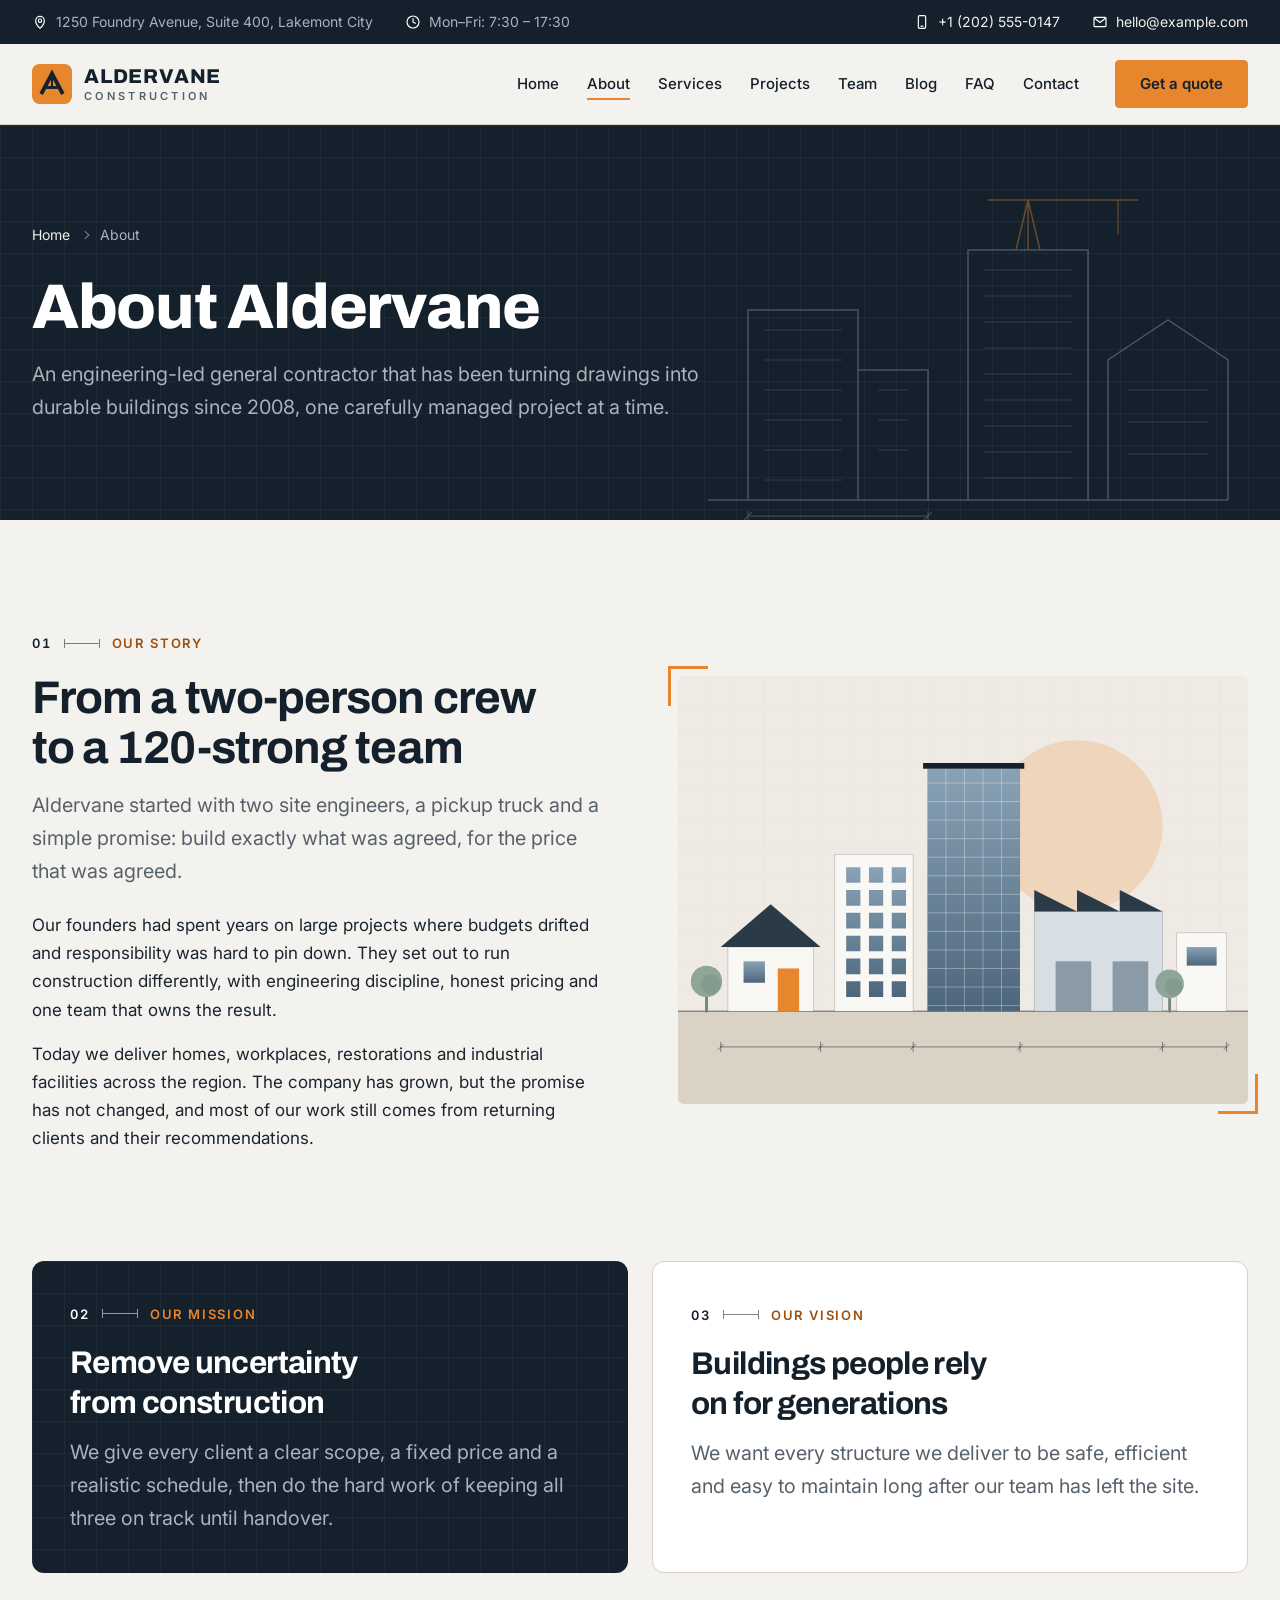
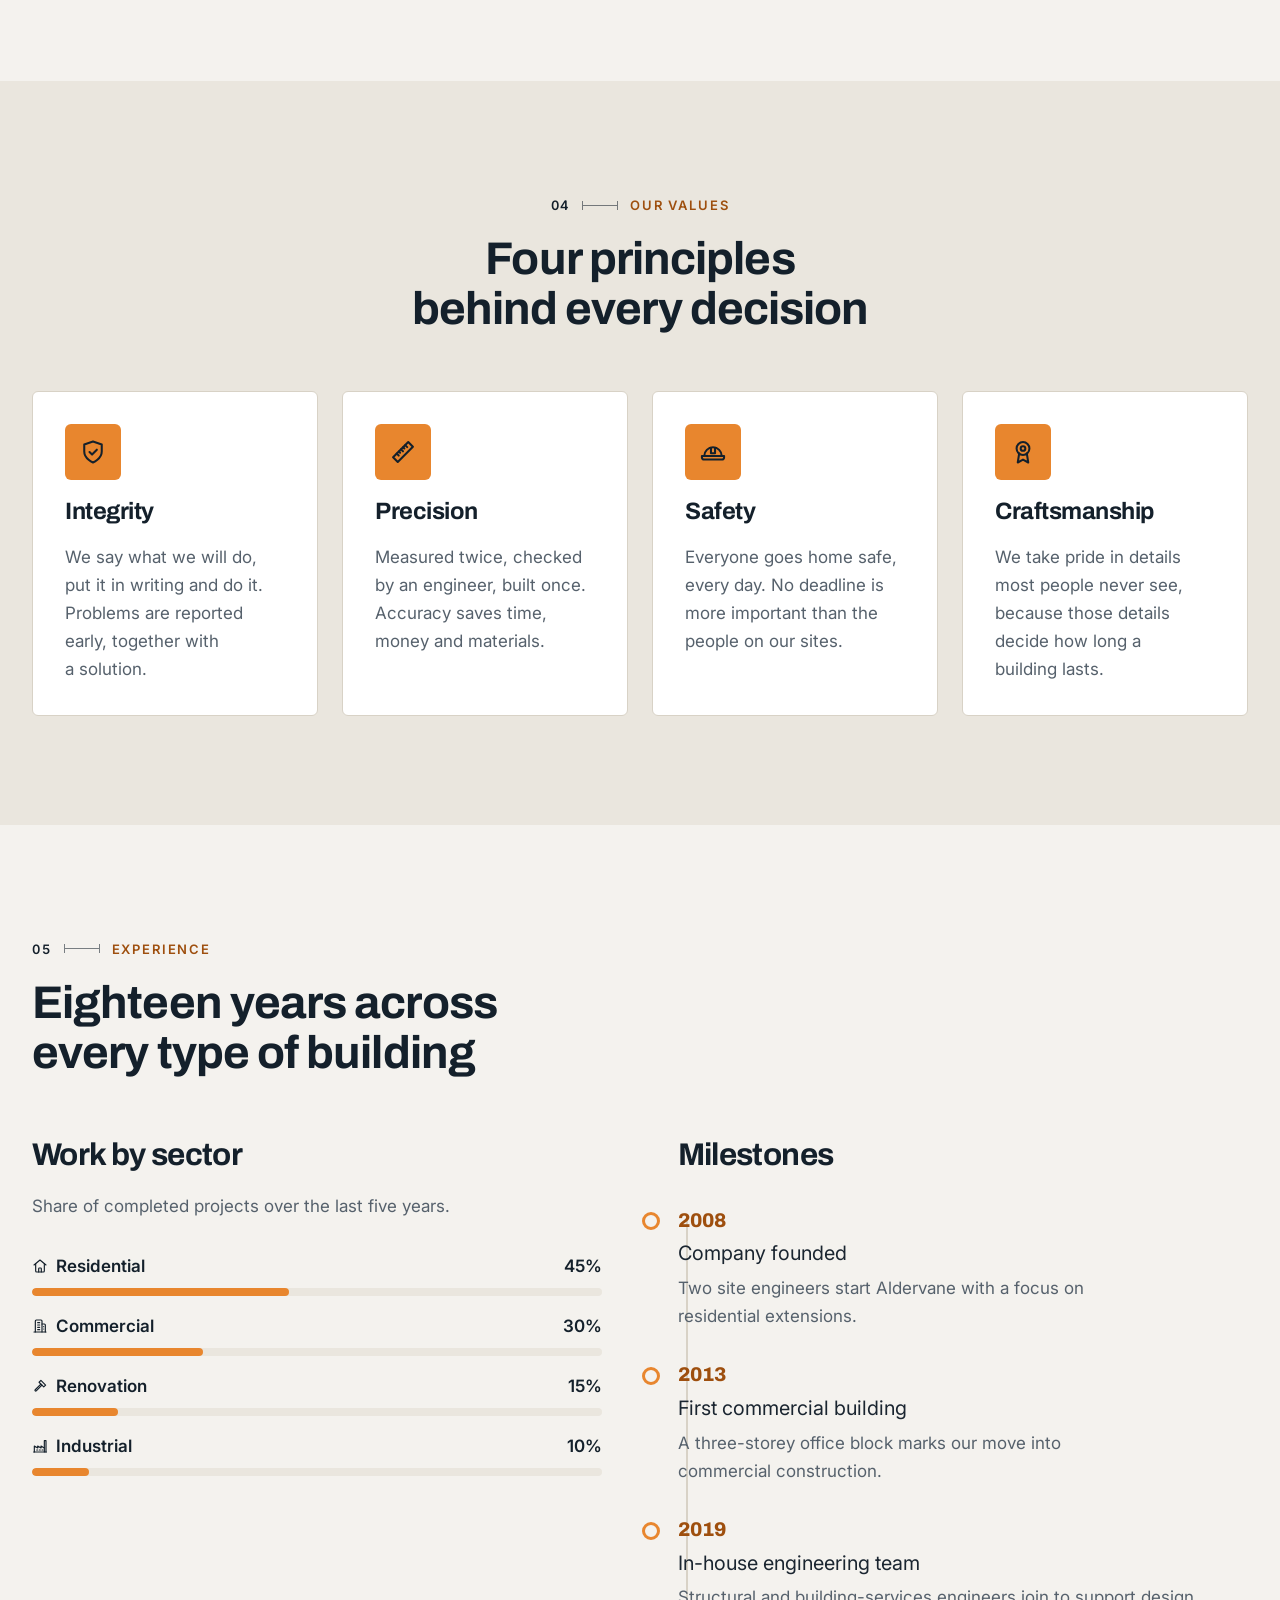
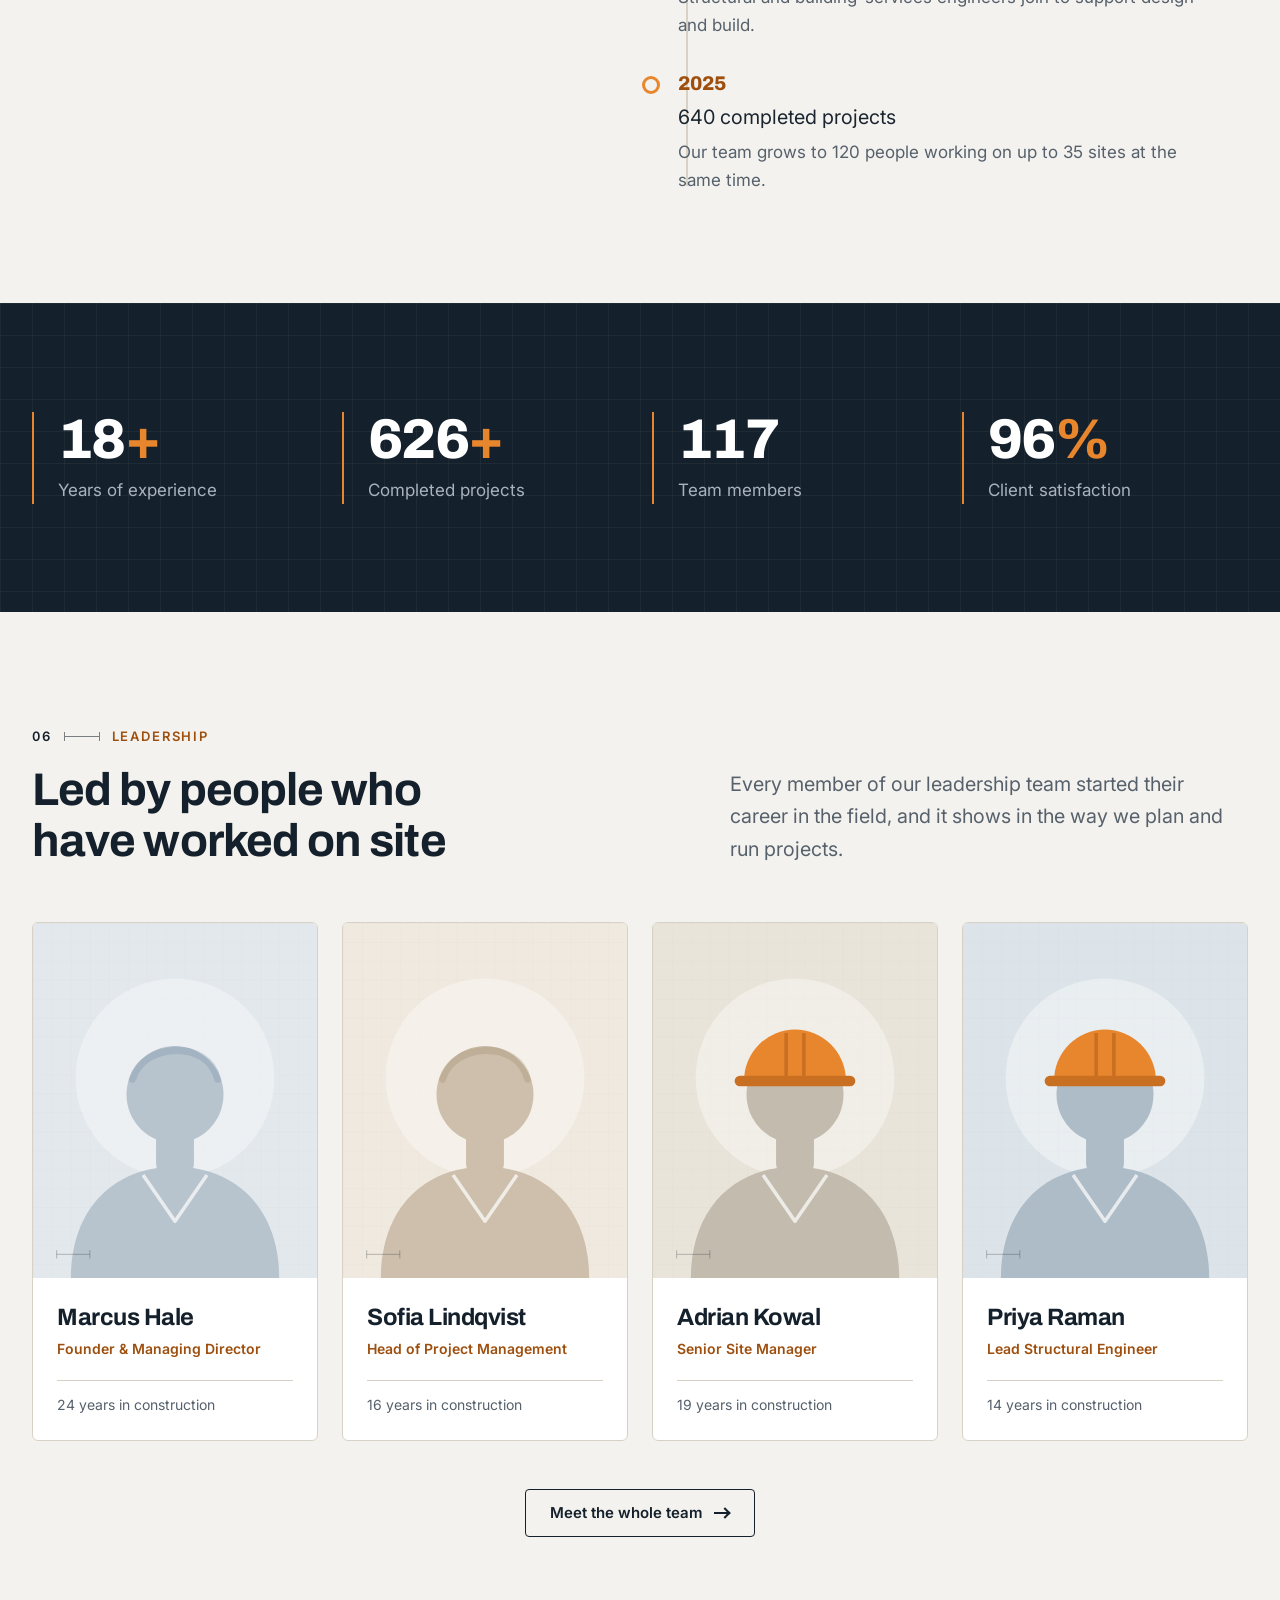
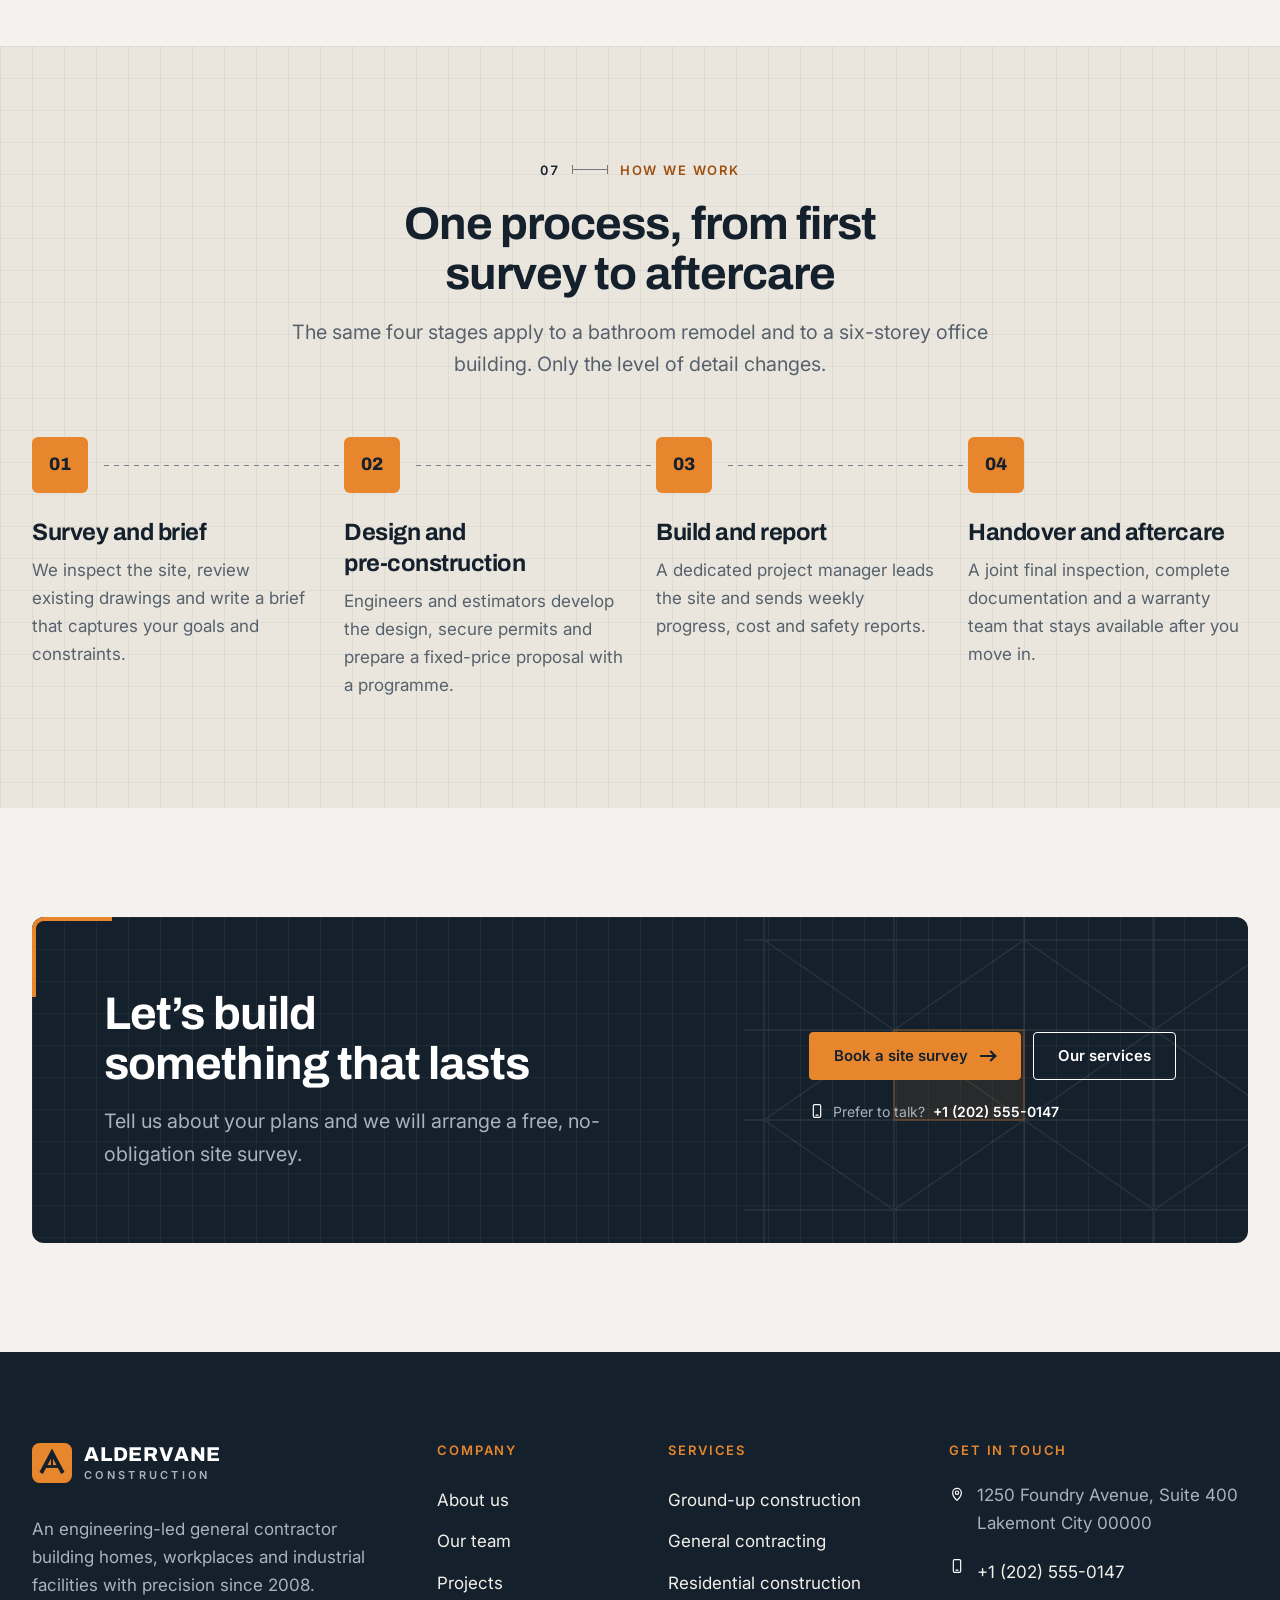
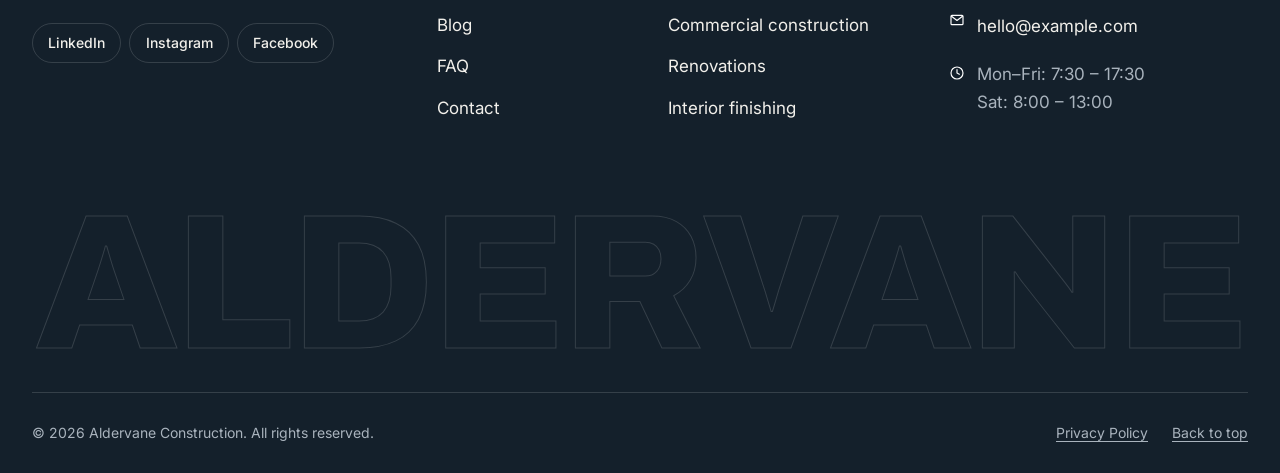
<file: about.html>
<!DOCTYPE html>
<html lang="en">
<head>
    <meta charset="utf-8">
    <meta name="viewport" content="width=device-width, initial-scale=1">
    <title>About Us | Aldervane Construction</title>
    <meta name="description" content="Meet Aldervane Construction, an engineering-led general contractor founded in 2008. Discover our story, mission, values and the way we run every project.">
    <meta name="robots" content="index, follow">
    <link rel="canonical" href="https://www.example.com/about.html">

    <!-- Social sharing: replace https://www.example.com with your own domain -->
    <meta property="og:type" content="website">
    <meta property="og:site_name" content="Aldervane Construction">
    <meta property="og:title" content="About Us | Aldervane Construction">
    <meta property="og:description" content="Meet Aldervane Construction, an engineering-led general contractor founded in 2008. Discover our story, mission, values and the way we run every project.">
    <meta property="og:url" content="https://www.example.com/about.html">
    <meta property="og:image" content="https://www.example.com/assets/images/social/og-image.jpg">
    <meta property="og:image:width" content="1200">
    <meta property="og:image:height" content="630">
    <meta property="og:image:alt" content="Aldervane Construction logo beside an illustration of a building under construction">
    <meta property="og:locale" content="en_US">
    <meta name="twitter:card" content="summary_large_image">
    <meta name="twitter:title" content="About Us | Aldervane Construction">
    <meta name="twitter:description" content="Meet Aldervane Construction, an engineering-led general contractor founded in 2008. Discover our story, mission, values and the way we run every project.">
    <meta name="twitter:image" content="https://www.example.com/assets/images/social/og-image.jpg">
    <meta name="twitter:image:alt" content="Aldervane Construction logo beside an illustration of a building under construction">

    <!-- Favicons -->
    <link rel="icon" href="assets/images/favicon/favicon.ico" sizes="32x32">
    <link rel="icon" href="assets/images/favicon/favicon.svg" type="image/svg+xml">
    <link rel="apple-touch-icon" href="assets/images/favicon/apple-touch-icon.png">
    <link rel="manifest" href="site.webmanifest">
    <meta name="theme-color" content="#14202b">

    <!-- Google Fonts: Archivo (headings) and Inter (body text), SIL Open Font License 1.1 -->
    <link rel="preconnect" href="https://fonts.googleapis.com">
    <link rel="preconnect" href="https://fonts.gstatic.com" crossorigin>
    <link rel="stylesheet" href="https://fonts.googleapis.com/css2?family=Archivo:wght@600..800&amp;family=Inter:wght@400..700&amp;display=swap">

    <!-- Template styles (keep this order) -->
    <link rel="stylesheet" href="assets/css/reset.css">
    <link rel="stylesheet" href="assets/css/variables.css">
    <link rel="stylesheet" href="assets/css/base.css">
    <link rel="stylesheet" href="assets/css/layout.css">
    <link rel="stylesheet" href="assets/css/components.css">
    <link rel="stylesheet" href="assets/css/pages.css">
    <link rel="stylesheet" href="assets/css/utilities.css">
    <link rel="stylesheet" href="assets/css/animations.css">
    <noscript><link rel="stylesheet" href="assets/css/noscript.css"></noscript>

    <!-- Scripts: deferred, one file per feature -->
    <script src="assets/js/main.js" defer></script>
    <script src="assets/js/navigation.js" defer></script>
    <script src="assets/js/animations.js" defer></script>
    <script src="assets/js/counters.js" defer></script>
</head>
<body id="top">
    <a class="skip-link" href="#main-content">Skip to main content</a>

    <!-- ======================================================================
         Top bar (visible on large screens) — edit contact details here
         ====================================================================== -->
    <aside class="topbar theme-dark" aria-label="Contact information">
        <div class="container topbar__inner">
            <ul class="topbar__list">
                <li class="topbar__item"><img class="icon icon--sm" src="assets/icons/map-pin.svg" alt="" width="24" height="24"> 1250 Foundry Avenue, Suite 400, Lakemont City</li>
                <li class="topbar__item"><img class="icon icon--sm" src="assets/icons/clock.svg" alt="" width="24" height="24"> Mon–Fri: 7:30 – 17:30</li>
            </ul>
            <ul class="topbar__list">
                <li class="topbar__item"><img class="icon icon--sm" src="assets/icons/phone.svg" alt="" width="24" height="24"> <a class="topbar__link" href="tel:+12025550147">+1 (202) 555-0147</a></li>
                <li class="topbar__item"><img class="icon icon--sm" src="assets/icons/mail.svg" alt="" width="24" height="24"> <a class="topbar__link" href="mailto:hello@example.com">hello@example.com</a></li>
            </ul>
        </div>
    </aside>

    <!-- ======================================================================
         Header and primary navigation
         ====================================================================== -->
    <header class="site-header" data-site-header>
        <div class="container site-header__inner">
            <!-- Logo: replace the mark image and the company name text -->
            <a class="logo" href="index.html">
                <img class="logo__mark" src="assets/images/logo/logo-mark.svg" alt="" width="40" height="40">
                <span class="logo__text">
                    <span class="logo__name">Aldervane</span>
                    <span class="logo__tagline">Construction</span>
                </span>
            </a>

            <nav class="site-nav" id="site-nav" aria-label="Primary" data-nav>
                <ul class="site-nav__list">
                    <li class="site-nav__item"><a class="site-nav__link" href="index.html">Home</a></li>
                    <li class="site-nav__item"><a class="site-nav__link" href="about.html" aria-current="page">About</a></li>
                    <li class="site-nav__item"><a class="site-nav__link" href="services.html">Services</a></li>
                    <li class="site-nav__item"><a class="site-nav__link" href="projects.html">Projects</a></li>
                    <li class="site-nav__item"><a class="site-nav__link" href="team.html">Team</a></li>
                    <li class="site-nav__item"><a class="site-nav__link" href="blog.html">Blog</a></li>
                    <li class="site-nav__item"><a class="site-nav__link" href="faq.html">FAQ</a></li>
                    <li class="site-nav__item"><a class="site-nav__link" href="contact.html">Contact</a></li>
                </ul>
                <div class="site-nav__extra">
                    <a class="btn btn--primary btn--block" href="contact.html#contact-form">Get a free quote <span class="arrow" aria-hidden="true"></span></a>
                    <div class="site-nav__contact">
                        <a href="tel:+12025550147"><img class="icon" src="assets/icons/phone.svg" alt="" width="24" height="24"> +1 (202) 555-0147</a>
                        <a href="mailto:hello@example.com"><img class="icon" src="assets/icons/mail.svg" alt="" width="24" height="24"> hello@example.com</a>
                    </div>
                </div>
            </nav>

            <div class="site-header__actions">
                <a class="btn btn--primary site-header__cta" href="contact.html#contact-form">Get a quote</a>
                <button class="nav-toggle" type="button" aria-expanded="false" aria-controls="site-nav" data-nav-toggle>
                    <span class="nav-toggle__icon" aria-hidden="true"></span>
                    <span class="visually-hidden">Menu</span>
                </button>
            </div>
        </div>
    </header>

    <main id="main-content" tabindex="-1">
        <!-- ==================================================================
             Page hero
             ================================================================== -->
        <section class="page-hero theme-dark bg-grid" aria-labelledby="page-title">
            <div class="container">
                <div class="page-hero__inner">
                    <nav class="breadcrumb" aria-label="Breadcrumb">
                        <ol class="breadcrumb__list">
                            <li class="breadcrumb__item"><a class="breadcrumb__link" href="index.html">Home</a></li>
                            <li class="breadcrumb__item" aria-current="page">About</li>
                        </ol>
                    </nav>
                    <h1 class="page-hero__title" id="page-title">About Aldervane</h1>
                    <p class="page-hero__lead">An engineering-led general contractor that has been turning drawings into durable buildings since 2008, one carefully managed project at a time.</p>
                </div>
            </div>
        </section>

        <!-- ==================================================================
             Company story
             ================================================================== -->
        <section class="section" aria-labelledby="story-title">
            <div class="container split">
                <div data-reveal>
                    <p class="eyebrow"><span class="eyebrow__index">01</span>Our story</p>
                    <h2 class="section-head__title" id="story-title">From a two-person crew to a 120-strong team</h2>
                    <p class="section-head__lead">Aldervane started with two site engineers, a pickup truck and a simple promise: build exactly what was agreed, for the price that was agreed.</p>
                    <div class="about-intro__body mt-lg">
                        <p>Our founders had spent years on large projects where budgets drifted and responsibility was hard to pin down. They set out to run construction differently, with engineering discipline, honest pricing and one team that owns the result.</p>
                        <p>Today we deliver homes, workplaces, restorations and industrial facilities across the region. The company has grown, but the promise has not changed, and most of our work still comes from returning clients and their recommendations.</p>
                    </div>
                </div>
                <figure class="media-frame" data-reveal>
                    <!-- Replace with a 1200 x 900 px WebP/AVIF photo -->
                    <img class="media-frame__image" src="assets/images/about/about-story.svg" alt="Illustration of a skyline combining a house, an apartment block, an office tower and an industrial hall" width="800" height="600" loading="lazy" decoding="async">
                </figure>
            </div>
        </section>

        <!-- ==================================================================
             Mission and vision
             ================================================================== -->
        <section class="section section--flush-top" aria-labelledby="mission-title">
            <div class="container">
                <h2 class="visually-hidden" id="mission-title">Mission and vision</h2>
                <div class="mission">
                    <article class="mission__item theme-dark bg-grid" data-reveal>
                        <p class="eyebrow"><span class="eyebrow__index">02</span>Our mission</p>
                        <h3 class="mission__title">Remove uncertainty from construction</h3>
                        <p class="mission__text">We give every client a clear scope, a fixed price and a realistic schedule, then do the hard work of keeping all three on track until handover.</p>
                    </article>
                    <article class="mission__item" data-reveal>
                        <p class="eyebrow"><span class="eyebrow__index">03</span>Our vision</p>
                        <h3 class="mission__title">Buildings people rely on for generations</h3>
                        <p class="mission__text">We want every structure we deliver to be safe, efficient and easy to maintain long after our team has left the site.</p>
                    </article>
                </div>
            </div>
        </section>

        <!-- ==================================================================
             Values
             ================================================================== -->
        <section class="section section--alt" aria-labelledby="values-title">
            <div class="container">
                <div class="section-head section-head--center" data-reveal>
                    <p class="eyebrow"><span class="eyebrow__index">04</span>Our values</p>
                    <h2 class="section-head__title" id="values-title">Four principles behind every decision</h2>
                </div>
                <ul class="grid grid--4">
                    <li data-reveal>
                        <article class="card">
                            <span class="icon-tile"><img class="icon" src="assets/icons/shield.svg" alt="" width="24" height="24"></span>
                            <h3 class="card__title">Integrity</h3>
                            <p class="card__text">We say what we will do, put it in writing and do it. Problems are reported early, together with a solution.</p>
                        </article>
                    </li>
                    <li data-reveal>
                        <article class="card">
                            <span class="icon-tile"><img class="icon" src="assets/icons/ruler.svg" alt="" width="24" height="24"></span>
                            <h3 class="card__title">Precision</h3>
                            <p class="card__text">Measured twice, checked by an engineer, built once. Accuracy saves time, money and materials.</p>
                        </article>
                    </li>
                    <li data-reveal>
                        <article class="card">
                            <span class="icon-tile"><img class="icon" src="assets/icons/helmet.svg" alt="" width="24" height="24"></span>
                            <h3 class="card__title">Safety</h3>
                            <p class="card__text">Everyone goes home safe, every day. No deadline is more important than the people on our sites.</p>
                        </article>
                    </li>
                    <li data-reveal>
                        <article class="card">
                            <span class="icon-tile"><img class="icon" src="assets/icons/award.svg" alt="" width="24" height="24"></span>
                            <h3 class="card__title">Craftsmanship</h3>
                            <p class="card__text">We take pride in details most people never see, because those details decide how long a building lasts.</p>
                        </article>
                    </li>
                </ul>
            </div>
        </section>

        <!-- ==================================================================
             Experience: sectors and milestones
             ================================================================== -->
        <section class="section" aria-labelledby="experience-title">
            <div class="container">
                <div class="section-head" data-reveal>
                    <p class="eyebrow"><span class="eyebrow__index">05</span>Experience</p>
                    <h2 class="section-head__title" id="experience-title">Eighteen years across every type of building</h2>
                </div>
                <div class="split split--top">
                    <div data-reveal>
                        <h3 class="detail-section__title">Work by sector</h3>
                        <p class="text-muted">Share of completed projects over the last five years.</p>
                        <ul class="sectors mt-xl">
                            <li class="sectors__item">
                                <span class="sectors__head"><span class="sectors__name"><img class="icon icon--sm" src="assets/icons/house.svg" alt="" width="24" height="24"> Residential</span><span>45%</span></span>
                                <span class="sectors__bar"><span class="sectors__fill sectors__fill--45"></span></span>
                            </li>
                            <li class="sectors__item">
                                <span class="sectors__head"><span class="sectors__name"><img class="icon icon--sm" src="assets/icons/building.svg" alt="" width="24" height="24"> Commercial</span><span>30%</span></span>
                                <span class="sectors__bar"><span class="sectors__fill sectors__fill--30"></span></span>
                            </li>
                            <li class="sectors__item">
                                <span class="sectors__head"><span class="sectors__name"><img class="icon icon--sm" src="assets/icons/hammer.svg" alt="" width="24" height="24"> Renovation</span><span>15%</span></span>
                                <span class="sectors__bar"><span class="sectors__fill sectors__fill--15"></span></span>
                            </li>
                            <li class="sectors__item">
                                <span class="sectors__head"><span class="sectors__name"><img class="icon icon--sm" src="assets/icons/factory.svg" alt="" width="24" height="24"> Industrial</span><span>10%</span></span>
                                <span class="sectors__bar"><span class="sectors__fill sectors__fill--10"></span></span>
                            </li>
                        </ul>
                    </div>
                    <div data-reveal>
                        <h3 class="detail-section__title">Milestones</h3>
                        <ol class="timeline mt-xl">
                            <li class="timeline__item">
                                <p class="timeline__year">2008</p>
                                <p class="timeline__title">Company founded</p>
                                <p class="timeline__text">Two site engineers start Aldervane with a focus on residential extensions.</p>
                            </li>
                            <li class="timeline__item">
                                <p class="timeline__year">2013</p>
                                <p class="timeline__title">First commercial building</p>
                                <p class="timeline__text">A three-storey office block marks our move into commercial construction.</p>
                            </li>
                            <li class="timeline__item">
                                <p class="timeline__year">2019</p>
                                <p class="timeline__title">In-house engineering team</p>
                                <p class="timeline__text">Structural and building-services engineers join to support design and build.</p>
                            </li>
                            <li class="timeline__item">
                                <p class="timeline__year">2025</p>
                                <p class="timeline__title">640 completed projects</p>
                                <p class="timeline__text">Our team grows to 120 people working on up to 35 sites at the same time.</p>
                            </li>
                        </ol>
                    </div>
                </div>
            </div>
        </section>

        <!-- ==================================================================
             Statistics
             ================================================================== -->
        <section class="section numbers theme-dark bg-grid" aria-labelledby="stats-title">
            <div class="container">
                <h2 class="visually-hidden" id="stats-title">Company statistics</h2>
                <ul class="stats">
                    <li class="stat" data-reveal>
                        <span class="stat__value"><span data-counter="18">18</span><span class="stat__suffix">+</span></span>
                        <span class="stat__label">Years of experience</span>
                    </li>
                    <li class="stat" data-reveal>
                        <span class="stat__value"><span data-counter="640">640</span><span class="stat__suffix">+</span></span>
                        <span class="stat__label">Completed projects</span>
                    </li>
                    <li class="stat" data-reveal>
                        <span class="stat__value"><span data-counter="120">120</span></span>
                        <span class="stat__label">Team members</span>
                    </li>
                    <li class="stat" data-reveal>
                        <span class="stat__value"><span data-counter="98">98</span><span class="stat__suffix">%</span></span>
                        <span class="stat__label">Client satisfaction</span>
                    </li>
                </ul>
            </div>
        </section>

        <!-- ==================================================================
             Team preview
             ================================================================== -->
        <section class="section" aria-labelledby="team-title">
            <div class="container">
                <div class="section-head section-head--split" data-reveal>
                    <div>
                        <p class="eyebrow"><span class="eyebrow__index">06</span>Leadership</p>
                        <h2 class="section-head__title" id="team-title">Led by people who have worked on site</h2>
                    </div>
                    <p class="section-head__lead">Every member of our leadership team started their career in the field, and it shows in the way we plan and run projects.</p>
                </div>
                <ul class="grid grid--4">
                    <li data-reveal>
                        <article class="team-card">
                            <div class="team-card__media">
                                <img class="team-card__photo" src="assets/images/team/team-01.svg" alt="" width="480" height="600" loading="lazy" decoding="async">
                            </div>
                            <div class="team-card__body">
                                <h3 class="team-card__name">Marcus Hale</h3>
                                <p class="team-card__role">Founder &amp; Managing Director</p>
                                <p class="team-card__meta">24 years in construction</p>
                            </div>
                        </article>
                    </li>
                    <li data-reveal>
                        <article class="team-card">
                            <div class="team-card__media">
                                <img class="team-card__photo" src="assets/images/team/team-02.svg" alt="" width="480" height="600" loading="lazy" decoding="async">
                            </div>
                            <div class="team-card__body">
                                <h3 class="team-card__name">Sofia Lindqvist</h3>
                                <p class="team-card__role">Head of Project Management</p>
                                <p class="team-card__meta">16 years in construction</p>
                            </div>
                        </article>
                    </li>
                    <li data-reveal>
                        <article class="team-card">
                            <div class="team-card__media">
                                <img class="team-card__photo" src="assets/images/team/team-03.svg" alt="" width="480" height="600" loading="lazy" decoding="async">
                            </div>
                            <div class="team-card__body">
                                <h3 class="team-card__name">Adrian Kowal</h3>
                                <p class="team-card__role">Senior Site Manager</p>
                                <p class="team-card__meta">19 years in construction</p>
                            </div>
                        </article>
                    </li>
                    <li data-reveal>
                        <article class="team-card">
                            <div class="team-card__media">
                                <img class="team-card__photo" src="assets/images/team/team-04.svg" alt="" width="480" height="600" loading="lazy" decoding="async">
                            </div>
                            <div class="team-card__body">
                                <h3 class="team-card__name">Priya Raman</h3>
                                <p class="team-card__role">Lead Structural Engineer</p>
                                <p class="team-card__meta">14 years in construction</p>
                            </div>
                        </article>
                    </li>
                </ul>
                <div class="section-footer">
                    <a class="btn btn--outline" href="team.html">Meet the whole team <span class="arrow" aria-hidden="true"></span></a>
                </div>
            </div>
        </section>

        <!-- ==================================================================
             Company process
             ================================================================== -->
        <section class="section section--alt bg-grid bg-grid--light" aria-labelledby="process-title">
            <div class="container">
                <div class="section-head section-head--center" data-reveal>
                    <p class="eyebrow"><span class="eyebrow__index">07</span>How we work</p>
                    <h2 class="section-head__title" id="process-title">One process, from first survey to aftercare</h2>
                    <p class="section-head__lead">The same four stages apply to a bathroom remodel and to a six-storey office building. Only the level of detail changes.</p>
                </div>
                <ol class="process">
                    <li class="process__step" data-reveal>
                        <span class="process__number" aria-hidden="true">01</span>
                        <h3 class="process__title">Survey and brief</h3>
                        <p class="process__text">We inspect the site, review existing drawings and write a brief that captures your goals and constraints.</p>
                    </li>
                    <li class="process__step" data-reveal>
                        <span class="process__number" aria-hidden="true">02</span>
                        <h3 class="process__title">Design and pre-construction</h3>
                        <p class="process__text">Engineers and estimators develop the design, secure permits and prepare a fixed-price proposal with a programme.</p>
                    </li>
                    <li class="process__step" data-reveal>
                        <span class="process__number" aria-hidden="true">03</span>
                        <h3 class="process__title">Build and report</h3>
                        <p class="process__text">A dedicated project manager leads the site and sends weekly progress, cost and safety reports.</p>
                    </li>
                    <li class="process__step" data-reveal>
                        <span class="process__number" aria-hidden="true">04</span>
                        <h3 class="process__title">Handover and aftercare</h3>
                        <p class="process__text">A joint final inspection, complete documentation and a warranty team that stays available after you move in.</p>
                    </li>
                </ol>
            </div>
        </section>

        <!-- ==================================================================
             Call to action
             ================================================================== -->
        <section class="section" aria-labelledby="cta-title">
            <div class="container">
                <div class="cta-band theme-dark bg-grid" data-reveal>
                    <div class="cta-band__inner">
                        <div>
                            <h2 class="cta-band__title" id="cta-title">Let’s build something that lasts</h2>
                            <p class="cta-band__text">Tell us about your plans and we will arrange a free, no-obligation site survey.</p>
                        </div>
                        <div>
                            <div class="cta-band__actions">
                                <a class="btn btn--primary" href="contact.html#contact-form">Book a site survey <span class="arrow" aria-hidden="true"></span></a>
                                <a class="btn btn--outline" href="services.html">Our services</a>
                            </div>
                            <p class="cta-band__phone"><img class="icon icon--sm" src="assets/icons/phone.svg" alt="" width="24" height="24"> Prefer to talk? <a href="tel:+12025550147">+1 (202) 555-0147</a></p>
                        </div>
                    </div>
                </div>
            </div>
        </section>
    </main>

    <!-- ======================================================================
         Footer
         ====================================================================== -->
    <footer class="site-footer theme-dark">
        <div class="container">
            <div class="site-footer__top">
                <div class="site-footer__brand">
                    <a class="logo" href="index.html">
                        <img class="logo__mark" src="assets/images/logo/logo-mark.svg" alt="" width="40" height="40">
                        <span class="logo__text">
                            <span class="logo__name">Aldervane</span>
                            <span class="logo__tagline">Construction</span>
                        </span>
                    </a>
                    <p class="site-footer__about">An engineering-led general contractor building homes, workplaces and industrial facilities with precision since 2008.</p>
                    <!-- Social profiles: replace the URLs with your own profile pages -->
                    <ul class="social-links" aria-label="Social media">
                        <li><a class="social-links__link" href="https://www.linkedin.com/">LinkedIn</a></li>
                        <li><a class="social-links__link" href="https://www.instagram.com/">Instagram</a></li>
                        <li><a class="social-links__link" href="https://www.facebook.com/">Facebook</a></li>
                    </ul>
                </div>

                <nav class="site-footer__col" aria-labelledby="footer-company-title">
                    <h2 class="site-footer__title" id="footer-company-title">Company</h2>
                    <ul class="site-footer__links">
                        <li><a href="about.html">About us</a></li>
                        <li><a href="team.html">Our team</a></li>
                        <li><a href="projects.html">Projects</a></li>
                        <li><a href="blog.html">Blog</a></li>
                        <li><a href="faq.html">FAQ</a></li>
                        <li><a href="contact.html">Contact</a></li>
                    </ul>
                </nav>

                <nav class="site-footer__col" aria-labelledby="footer-services-title">
                    <h2 class="site-footer__title" id="footer-services-title">Services</h2>
                    <ul class="site-footer__links">
                        <li><a href="services.html#ground-up-construction">Ground-up construction</a></li>
                        <li><a href="services.html#general-contracting">General contracting</a></li>
                        <li><a href="services.html#residential-construction">Residential construction</a></li>
                        <li><a href="services.html#commercial-construction">Commercial construction</a></li>
                        <li><a href="services.html#renovations">Renovations</a></li>
                        <li><a href="services.html#interior-finishing">Interior finishing</a></li>
                    </ul>
                </nav>

                <div class="site-footer__col">
                    <h2 class="site-footer__title">Get in touch</h2>
                    <address class="site-footer__contact">
                        <span class="site-footer__contact-item"><img class="icon icon--sm" src="assets/icons/map-pin.svg" alt="" width="24" height="24"> <span>1250 Foundry Avenue, Suite 400<br>Lakemont City 00000</span></span>
                        <span class="site-footer__contact-item"><img class="icon icon--sm" src="assets/icons/phone.svg" alt="" width="24" height="24"> <a href="tel:+12025550147">+1 (202) 555-0147</a></span>
                        <span class="site-footer__contact-item"><img class="icon icon--sm" src="assets/icons/mail.svg" alt="" width="24" height="24"> <a href="mailto:hello@example.com">hello@example.com</a></span>
                        <span class="site-footer__contact-item"><img class="icon icon--sm" src="assets/icons/clock.svg" alt="" width="24" height="24"> <span>Mon–Fri: 7:30 – 17:30<br>Sat: 8:00 – 13:00</span></span>
                    </address>
                </div>
            </div>

            <p class="site-footer__wordmark" aria-hidden="true">Aldervane</p>

            <div class="site-footer__bottom">
                <p>&copy; <span data-current-year>2026</span> Aldervane Construction. All rights reserved.</p>
                <ul class="site-footer__legal">
                    <li><a href="privacy-policy.html">Privacy Policy</a></li>
                    <li><a href="#top">Back to top</a></li>
                </ul>
            </div>
        </div>
    </footer>
</body>
</html>
</file>
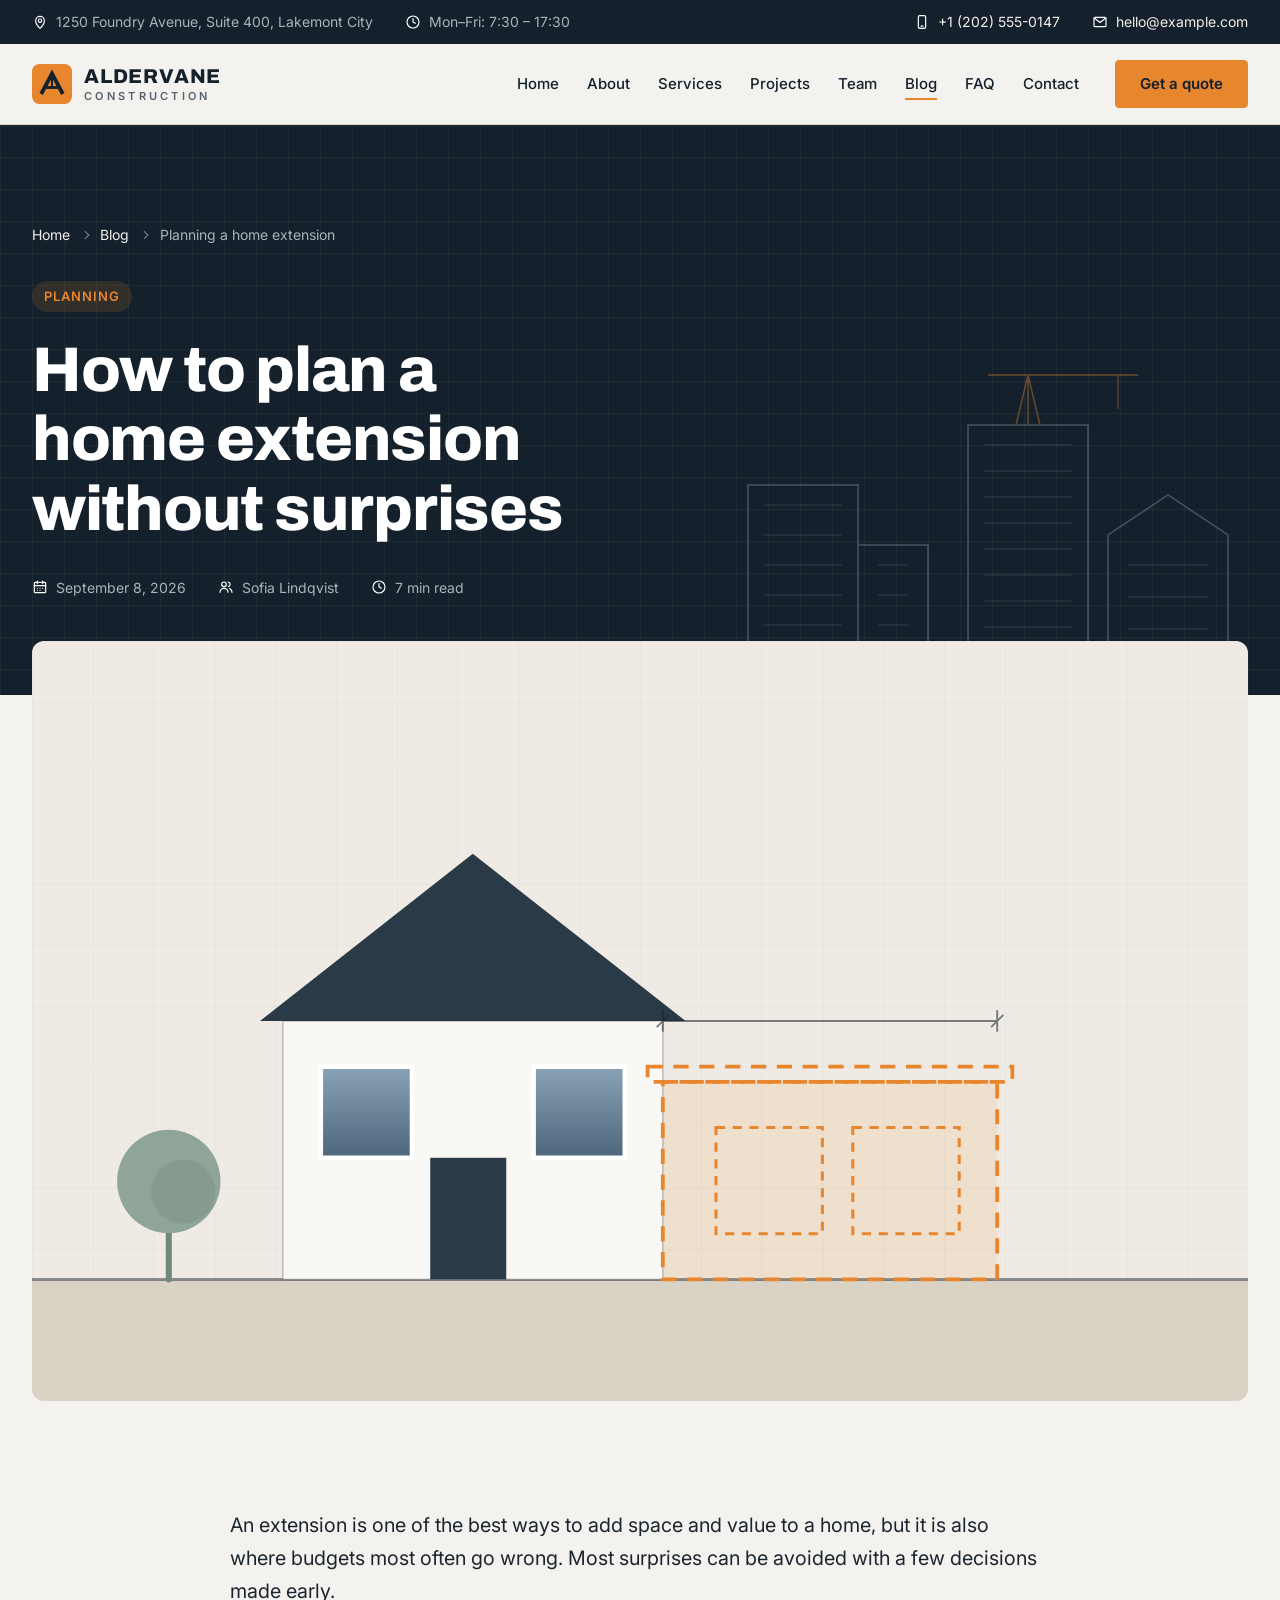
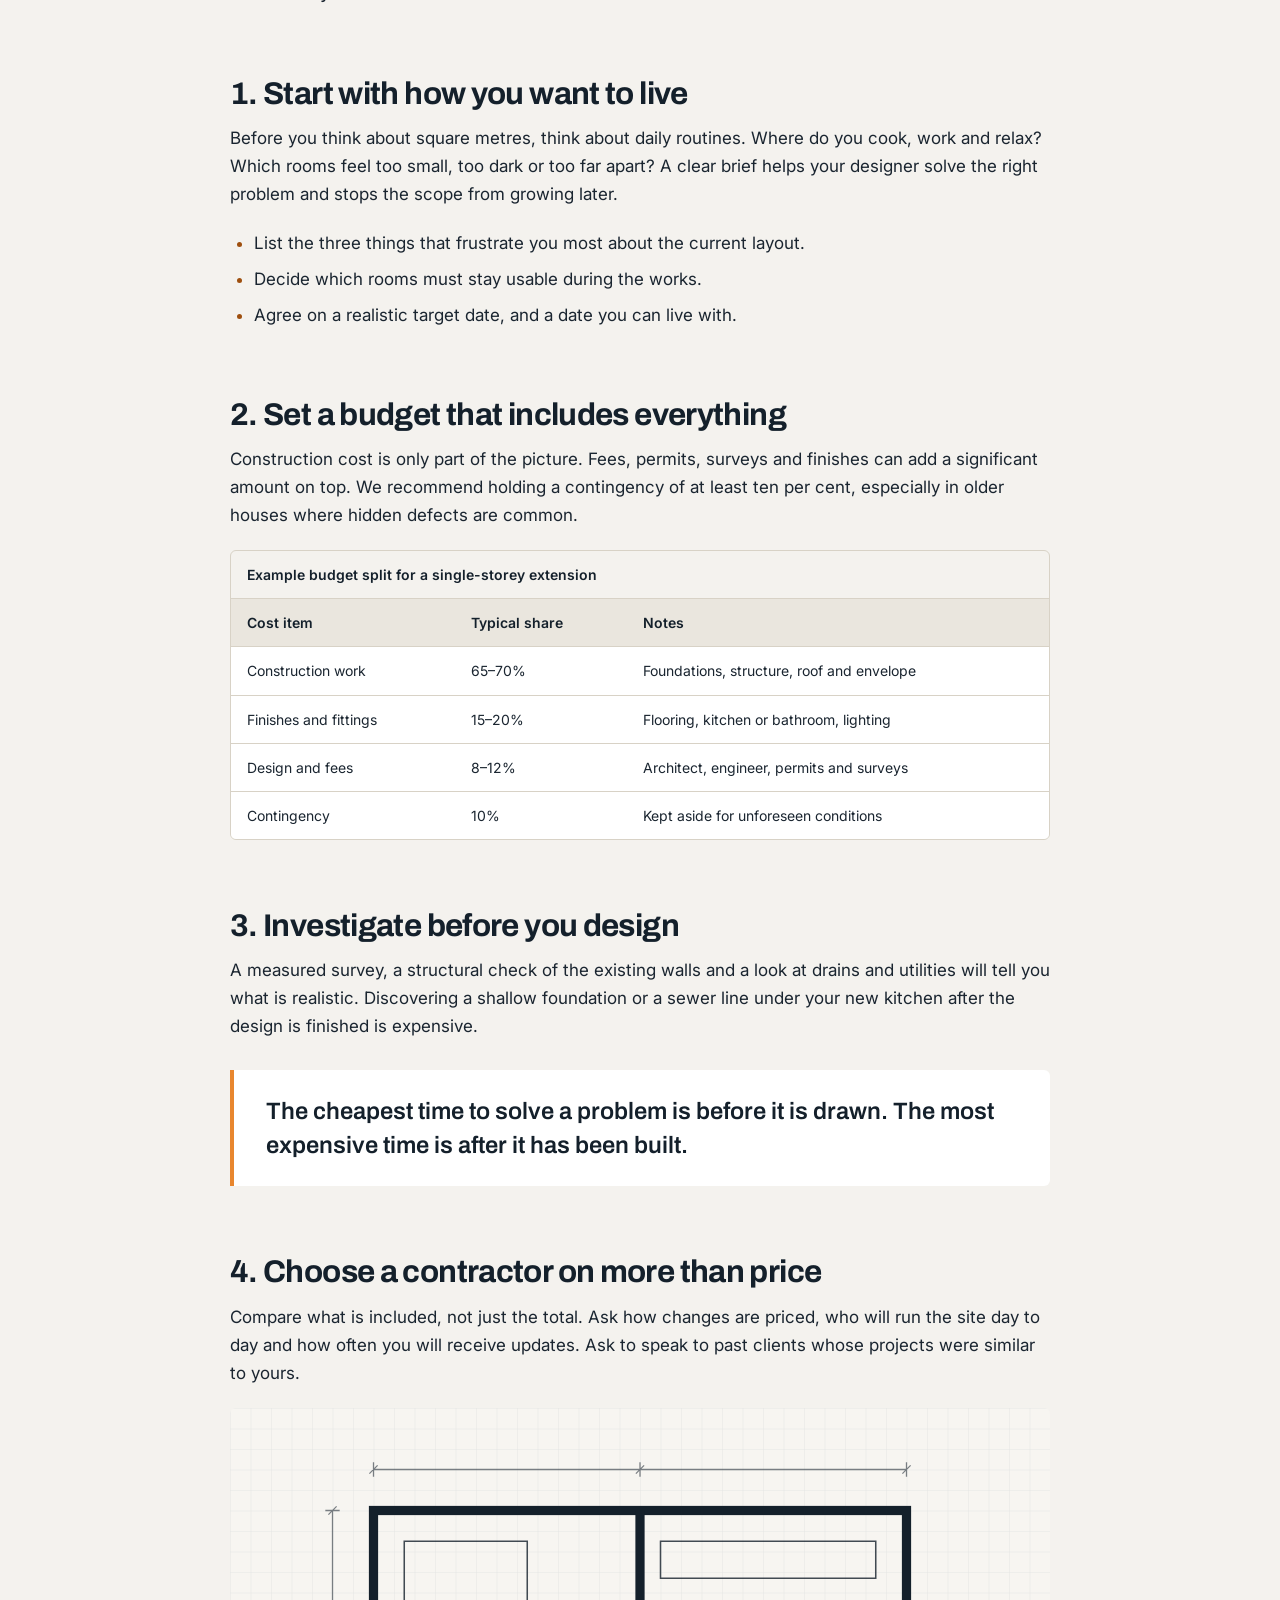
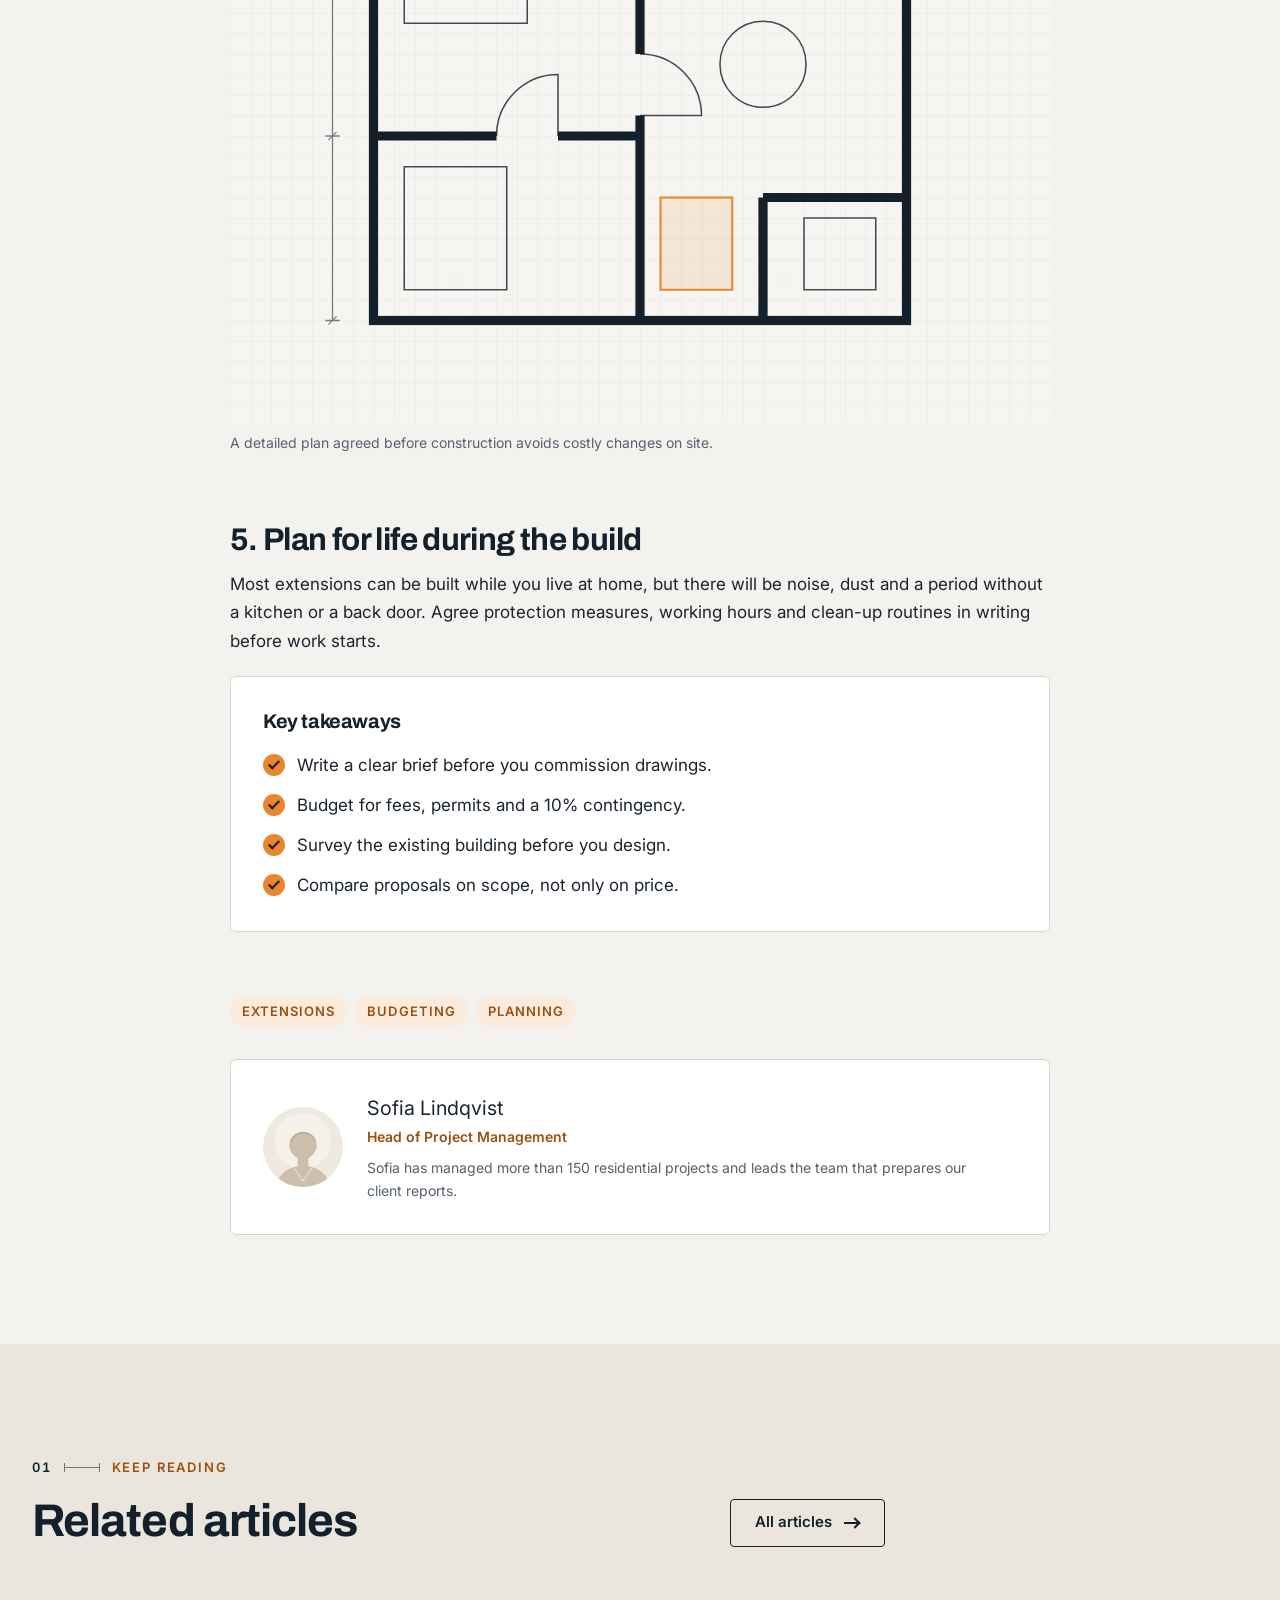
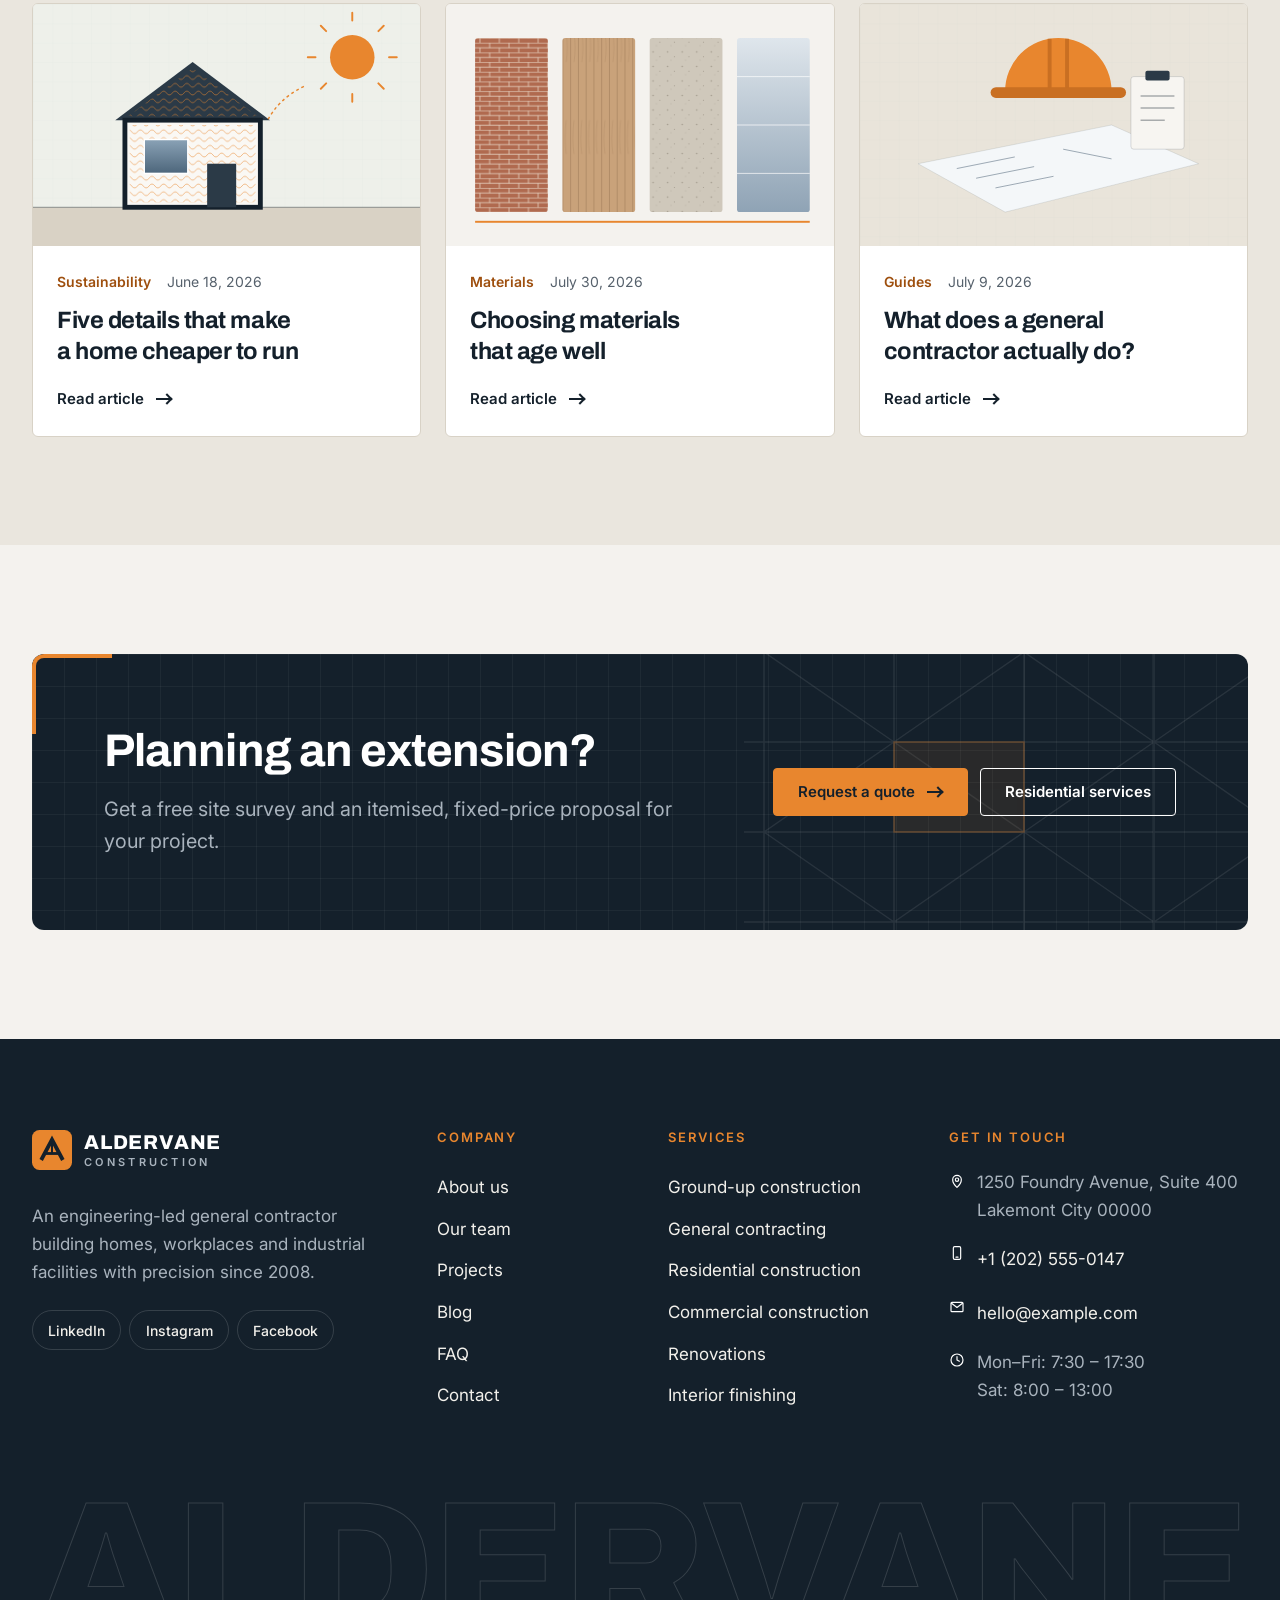
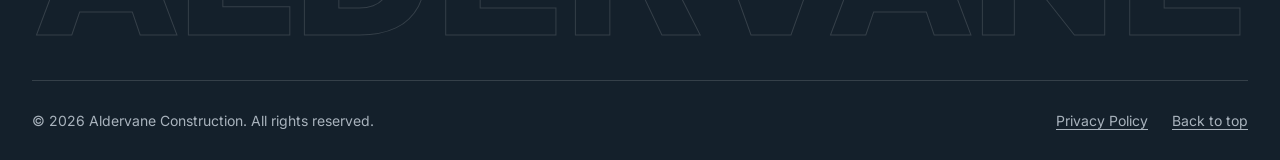
<file: blog-details.html>
<!DOCTYPE html>
<html lang="en">
<head>
    <meta charset="utf-8">
    <meta name="viewport" content="width=device-width, initial-scale=1">
    <title>How to Plan a Home Extension | Aldervane Construction</title>
    <meta name="description" content="A step-by-step guide to planning a home extension: setting a realistic budget, permits, choosing a contractor and avoiding the most common surprises.">
    <meta name="robots" content="index, follow">
    <link rel="canonical" href="https://www.example.com/blog-details.html">

    <!-- Social sharing: replace https://www.example.com with your own domain -->
    <meta property="og:type" content="article">
    <meta property="og:site_name" content="Aldervane Construction">
    <meta property="og:title" content="How to Plan a Home Extension | Aldervane Construction">
    <meta property="og:description" content="A step-by-step guide to planning a home extension: setting a realistic budget, permits, choosing a contractor and avoiding the most common surprises.">
    <meta property="og:url" content="https://www.example.com/blog-details.html">
    <meta property="og:image" content="https://www.example.com/assets/images/social/og-image.jpg">
    <meta property="og:image:width" content="1200">
    <meta property="og:image:height" content="630">
    <meta property="og:image:alt" content="Aldervane Construction logo beside an illustration of a building under construction">
    <meta property="og:locale" content="en_US">
    <meta name="twitter:card" content="summary_large_image">
    <meta name="twitter:title" content="How to Plan a Home Extension | Aldervane Construction">
    <meta name="twitter:description" content="A step-by-step guide to planning a home extension: setting a realistic budget, permits, choosing a contractor and avoiding the most common surprises.">
    <meta name="twitter:image" content="https://www.example.com/assets/images/social/og-image.jpg">
    <meta name="twitter:image:alt" content="Aldervane Construction logo beside an illustration of a building under construction">

    <!-- Favicons -->
    <link rel="icon" href="assets/images/favicon/favicon.ico" sizes="32x32">
    <link rel="icon" href="assets/images/favicon/favicon.svg" type="image/svg+xml">
    <link rel="apple-touch-icon" href="assets/images/favicon/apple-touch-icon.png">
    <link rel="manifest" href="site.webmanifest">
    <meta name="theme-color" content="#14202b">

    <!-- Google Fonts: Archivo (headings) and Inter (body text), SIL Open Font License 1.1 -->
    <link rel="preconnect" href="https://fonts.googleapis.com">
    <link rel="preconnect" href="https://fonts.gstatic.com" crossorigin>
    <link rel="stylesheet" href="https://fonts.googleapis.com/css2?family=Archivo:wght@600..800&amp;family=Inter:wght@400..700&amp;display=swap">

    <!-- Template styles (keep this order) -->
    <link rel="stylesheet" href="assets/css/reset.css">
    <link rel="stylesheet" href="assets/css/variables.css">
    <link rel="stylesheet" href="assets/css/base.css">
    <link rel="stylesheet" href="assets/css/layout.css">
    <link rel="stylesheet" href="assets/css/components.css">
    <link rel="stylesheet" href="assets/css/pages.css">
    <link rel="stylesheet" href="assets/css/utilities.css">
    <link rel="stylesheet" href="assets/css/animations.css">
    <noscript><link rel="stylesheet" href="assets/css/noscript.css"></noscript>

    <!-- Scripts: deferred, one file per feature -->
    <script src="assets/js/main.js" defer></script>
    <script src="assets/js/navigation.js" defer></script>
    <script src="assets/js/animations.js" defer></script>
</head>
<body id="top">
    <a class="skip-link" href="#main-content">Skip to main content</a>

    <!-- ======================================================================
         Top bar (visible on large screens) — edit contact details here
         ====================================================================== -->
    <aside class="topbar theme-dark" aria-label="Contact information">
        <div class="container topbar__inner">
            <ul class="topbar__list">
                <li class="topbar__item"><img class="icon icon--sm" src="assets/icons/map-pin.svg" alt="" width="24" height="24"> 1250 Foundry Avenue, Suite 400, Lakemont City</li>
                <li class="topbar__item"><img class="icon icon--sm" src="assets/icons/clock.svg" alt="" width="24" height="24"> Mon–Fri: 7:30 – 17:30</li>
            </ul>
            <ul class="topbar__list">
                <li class="topbar__item"><img class="icon icon--sm" src="assets/icons/phone.svg" alt="" width="24" height="24"> <a class="topbar__link" href="tel:+12025550147">+1 (202) 555-0147</a></li>
                <li class="topbar__item"><img class="icon icon--sm" src="assets/icons/mail.svg" alt="" width="24" height="24"> <a class="topbar__link" href="mailto:hello@example.com">hello@example.com</a></li>
            </ul>
        </div>
    </aside>

    <!-- ======================================================================
         Header and primary navigation
         ====================================================================== -->
    <header class="site-header" data-site-header>
        <div class="container site-header__inner">
            <!-- Logo: replace the mark image and the company name text -->
            <a class="logo" href="index.html">
                <img class="logo__mark" src="assets/images/logo/logo-mark.svg" alt="" width="40" height="40">
                <span class="logo__text">
                    <span class="logo__name">Aldervane</span>
                    <span class="logo__tagline">Construction</span>
                </span>
            </a>

            <nav class="site-nav" id="site-nav" aria-label="Primary" data-nav>
                <ul class="site-nav__list">
                    <li class="site-nav__item"><a class="site-nav__link" href="index.html">Home</a></li>
                    <li class="site-nav__item"><a class="site-nav__link" href="about.html">About</a></li>
                    <li class="site-nav__item"><a class="site-nav__link" href="services.html">Services</a></li>
                    <li class="site-nav__item"><a class="site-nav__link" href="projects.html">Projects</a></li>
                    <li class="site-nav__item"><a class="site-nav__link" href="team.html">Team</a></li>
                    <li class="site-nav__item"><a class="site-nav__link" href="blog.html" aria-current="page">Blog</a></li>
                    <li class="site-nav__item"><a class="site-nav__link" href="faq.html">FAQ</a></li>
                    <li class="site-nav__item"><a class="site-nav__link" href="contact.html">Contact</a></li>
                </ul>
                <div class="site-nav__extra">
                    <a class="btn btn--primary btn--block" href="contact.html#contact-form">Get a free quote <span class="arrow" aria-hidden="true"></span></a>
                    <div class="site-nav__contact">
                        <a href="tel:+12025550147"><img class="icon" src="assets/icons/phone.svg" alt="" width="24" height="24"> +1 (202) 555-0147</a>
                        <a href="mailto:hello@example.com"><img class="icon" src="assets/icons/mail.svg" alt="" width="24" height="24"> hello@example.com</a>
                    </div>
                </div>
            </nav>

            <div class="site-header__actions">
                <a class="btn btn--primary site-header__cta" href="contact.html#contact-form">Get a quote</a>
                <button class="nav-toggle" type="button" aria-expanded="false" aria-controls="site-nav" data-nav-toggle>
                    <span class="nav-toggle__icon" aria-hidden="true"></span>
                    <span class="visually-hidden">Menu</span>
                </button>
            </div>
        </div>
    </header>

    <main id="main-content" tabindex="-1">
        <article>
            <!-- ==============================================================
                 Article header
                 ============================================================== -->
            <header class="page-hero theme-dark bg-grid">
                <div class="container">
                    <div class="page-hero__inner">
                        <nav class="breadcrumb" aria-label="Breadcrumb">
                            <ol class="breadcrumb__list">
                                <li class="breadcrumb__item"><a class="breadcrumb__link" href="index.html">Home</a></li>
                                <li class="breadcrumb__item"><a class="breadcrumb__link" href="blog.html">Blog</a></li>
                                <li class="breadcrumb__item" aria-current="page">Planning a home extension</li>
                            </ol>
                        </nav>
                        <p class="tag mt-xl">Planning</p>
                        <h1 class="page-hero__title">How to plan a home extension without surprises</h1>
                        <ul class="page-hero__meta">
                            <li class="page-hero__meta-item"><img class="icon icon--sm" src="assets/icons/calendar.svg" alt="" width="24" height="24"> <time datetime="2026-09-08">September 8, 2026</time></li>
                            <li class="page-hero__meta-item"><img class="icon icon--sm" src="assets/icons/users.svg" alt="" width="24" height="24"> Sofia Lindqvist</li>
                            <li class="page-hero__meta-item"><img class="icon icon--sm" src="assets/icons/clock.svg" alt="" width="24" height="24"> 7 min read</li>
                        </ul>
                    </div>
                </div>
            </header>

            <div class="container article-image">
                <!-- Replace with a 1600 x 1000 px WebP/AVIF photo -->
                <img src="assets/images/blog/blog-01.svg" alt="Drawing of a house with a planned single-storey extension outlined in dashed amber lines" width="800" height="500">
            </div>

            <!-- ==============================================================
                 Article body
                 ============================================================== -->
            <div class="section">
                <div class="container container--narrow">
                    <div class="prose">
                        <p class="lead">An extension is one of the best ways to add space and value to a home, but it is also where budgets most often go wrong. Most surprises can be avoided with a few decisions made early.</p>

                        <h2>1. Start with how you want to live</h2>
                        <p>Before you think about square metres, think about daily routines. Where do you cook, work and relax? Which rooms feel too small, too dark or too far apart? A clear brief helps your designer solve the right problem and stops the scope from growing later.</p>
                        <ul>
                            <li>List the three things that frustrate you most about the current layout.</li>
                            <li>Decide which rooms must stay usable during the works.</li>
                            <li>Agree on a realistic target date, and a date you can live with.</li>
                        </ul>

                        <h2>2. Set a budget that includes everything</h2>
                        <p>Construction cost is only part of the picture. Fees, permits, surveys and finishes can add a significant amount on top. We recommend holding a contingency of at least ten per cent, especially in older houses where hidden defects are common.</p>

                        <div class="table-wrap" role="region" aria-labelledby="budget-caption" tabindex="0">
                            <table>
                                <caption id="budget-caption">Example budget split for a single-storey extension</caption>
                                <thead>
                                    <tr>
                                        <th scope="col">Cost item</th>
                                        <th scope="col">Typical share</th>
                                        <th scope="col">Notes</th>
                                    </tr>
                                </thead>
                                <tbody>
                                    <tr>
                                        <td>Construction work</td>
                                        <td>65–70%</td>
                                        <td>Foundations, structure, roof and envelope</td>
                                    </tr>
                                    <tr>
                                        <td>Finishes and fittings</td>
                                        <td>15–20%</td>
                                        <td>Flooring, kitchen or bathroom, lighting</td>
                                    </tr>
                                    <tr>
                                        <td>Design and fees</td>
                                        <td>8–12%</td>
                                        <td>Architect, engineer, permits and surveys</td>
                                    </tr>
                                    <tr>
                                        <td>Contingency</td>
                                        <td>10%</td>
                                        <td>Kept aside for unforeseen conditions</td>
                                    </tr>
                                </tbody>
                            </table>
                        </div>

                        <h2>3. Investigate before you design</h2>
                        <p>A measured survey, a structural check of the existing walls and a look at drains and utilities will tell you what is realistic. Discovering a shallow foundation or a sewer line under your new kitchen after the design is finished is expensive.</p>

                        <blockquote>
                            <p>The cheapest time to solve a problem is before it is drawn. The most expensive time is after it has been built.</p>
                        </blockquote>

                        <h2>4. Choose a contractor on more than price</h2>
                        <p>Compare what is included, not just the total. Ask how changes are priced, who will run the site day to day and how often you will receive updates. Ask to speak to past clients whose projects were similar to yours.</p>

                        <figure>
                            <img src="assets/images/services/service-detail-plan.svg" alt="Floor plan of a home with a highlighted kitchen area" width="800" height="600" loading="lazy" decoding="async">
                            <figcaption>A detailed plan agreed before construction avoids costly changes on site.</figcaption>
                        </figure>

                        <h2>5. Plan for life during the build</h2>
                        <p>Most extensions can be built while you live at home, but there will be noise, dust and a period without a kitchen or a back door. Agree protection measures, working hours and clean-up routines in writing before work starts.</p>

                        <div class="key-points">
                            <h3 class="key-points__title">Key takeaways</h3>
                            <ul class="checklist">
                                <li class="checklist__item">Write a clear brief before you commission drawings.</li>
                                <li class="checklist__item">Budget for fees, permits and a 10% contingency.</li>
                                <li class="checklist__item">Survey the existing building before you design.</li>
                                <li class="checklist__item">Compare proposals on scope, not only on price.</li>
                            </ul>
                        </div>
                    </div>

                    <!-- ==========================================================
                         Article footer: tags and author
                         ========================================================== -->
                    <footer class="article-footer">
                        <ul class="article-tags" aria-label="Article tags">
                            <li class="tag">Extensions</li>
                            <li class="tag">Budgeting</li>
                            <li class="tag">Planning</li>
                        </ul>
                        <div class="author-card">
                            <img class="author-card__photo" src="assets/images/team/team-02.svg" alt="" width="480" height="600" loading="lazy" decoding="async">
                            <div class="author-card__body">
                                <p class="author-card__name">Sofia Lindqvist</p>
                                <p class="author-card__role">Head of Project Management</p>
                                <p class="author-card__text">Sofia has managed more than 150 residential projects and leads the team that prepares our client reports.</p>
                            </div>
                        </div>
                    </footer>
                </div>
            </div>
        </article>

        <!-- ==================================================================
             Related articles
             ================================================================== -->
        <section class="section section--alt" aria-labelledby="related-title">
            <div class="container">
                <div class="section-head section-head--split">
                    <div>
                        <p class="eyebrow"><span class="eyebrow__index">01</span>Keep reading</p>
                        <h2 class="section-head__title" id="related-title">Related articles</h2>
                    </div>
                    <div>
                        <a class="btn btn--outline" href="blog.html">All articles <span class="arrow" aria-hidden="true"></span></a>
                    </div>
                </div>
                <ul class="grid grid--3">
                    <li data-reveal>
                        <article class="post-card">
                            <div class="post-card__media">
                                <img class="post-card__image" src="assets/images/blog/blog-05.svg" alt="Section drawing of an insulated house with the sun shining on its roof" width="800" height="500" loading="lazy" decoding="async">
                            </div>
                            <div class="post-card__body">
                                <p class="post-card__meta"><span class="post-card__category">Sustainability</span><time datetime="2026-06-18">June 18, 2026</time></p>
                                <h3 class="post-card__title"><a class="post-card__link" href="blog-details.html">Five details that make a home cheaper to run</a></h3>
                                <span class="post-card__more" aria-hidden="true">Read article <span class="arrow"></span></span>
                            </div>
                        </article>
                    </li>
                    <li data-reveal>
                        <article class="post-card">
                            <div class="post-card__media">
                                <img class="post-card__image" src="assets/images/blog/blog-03.svg" alt="Four material samples side by side: brick, timber, concrete and glass" width="800" height="500" loading="lazy" decoding="async">
                            </div>
                            <div class="post-card__body">
                                <p class="post-card__meta"><span class="post-card__category">Materials</span><time datetime="2026-07-30">July 30, 2026</time></p>
                                <h3 class="post-card__title"><a class="post-card__link" href="blog-details.html">Choosing materials that age well</a></h3>
                                <span class="post-card__more" aria-hidden="true">Read article <span class="arrow"></span></span>
                            </div>
                        </article>
                    </li>
                    <li data-reveal>
                        <article class="post-card">
                            <div class="post-card__media">
                                <img class="post-card__image" src="assets/images/blog/blog-04.svg" alt="A hard hat, a clipboard and a set of drawings on a desk" width="800" height="500" loading="lazy" decoding="async">
                            </div>
                            <div class="post-card__body">
                                <p class="post-card__meta"><span class="post-card__category">Guides</span><time datetime="2026-07-09">July 9, 2026</time></p>
                                <h3 class="post-card__title"><a class="post-card__link" href="blog-details.html">What does a general contractor actually do?</a></h3>
                                <span class="post-card__more" aria-hidden="true">Read article <span class="arrow"></span></span>
                            </div>
                        </article>
                    </li>
                </ul>
            </div>
        </section>

        <!-- ==================================================================
             Call to action
             ================================================================== -->
        <section class="section" aria-labelledby="cta-title">
            <div class="container">
                <div class="cta-band theme-dark bg-grid" data-reveal>
                    <div class="cta-band__inner">
                        <div>
                            <h2 class="cta-band__title" id="cta-title">Planning an extension?</h2>
                            <p class="cta-band__text">Get a free site survey and an itemised, fixed-price proposal for your project.</p>
                        </div>
                        <div class="cta-band__actions">
                            <a class="btn btn--primary" href="contact.html#contact-form">Request a quote <span class="arrow" aria-hidden="true"></span></a>
                            <a class="btn btn--outline" href="service-details.html">Residential services</a>
                        </div>
                    </div>
                </div>
            </div>
        </section>
    </main>

    <!-- ======================================================================
         Footer
         ====================================================================== -->
    <footer class="site-footer theme-dark">
        <div class="container">
            <div class="site-footer__top">
                <div class="site-footer__brand">
                    <a class="logo" href="index.html">
                        <img class="logo__mark" src="assets/images/logo/logo-mark.svg" alt="" width="40" height="40">
                        <span class="logo__text">
                            <span class="logo__name">Aldervane</span>
                            <span class="logo__tagline">Construction</span>
                        </span>
                    </a>
                    <p class="site-footer__about">An engineering-led general contractor building homes, workplaces and industrial facilities with precision since 2008.</p>
                    <!-- Social profiles: replace the URLs with your own profile pages -->
                    <ul class="social-links" aria-label="Social media">
                        <li><a class="social-links__link" href="https://www.linkedin.com/">LinkedIn</a></li>
                        <li><a class="social-links__link" href="https://www.instagram.com/">Instagram</a></li>
                        <li><a class="social-links__link" href="https://www.facebook.com/">Facebook</a></li>
                    </ul>
                </div>

                <nav class="site-footer__col" aria-labelledby="footer-company-title">
                    <h2 class="site-footer__title" id="footer-company-title">Company</h2>
                    <ul class="site-footer__links">
                        <li><a href="about.html">About us</a></li>
                        <li><a href="team.html">Our team</a></li>
                        <li><a href="projects.html">Projects</a></li>
                        <li><a href="blog.html">Blog</a></li>
                        <li><a href="faq.html">FAQ</a></li>
                        <li><a href="contact.html">Contact</a></li>
                    </ul>
                </nav>

                <nav class="site-footer__col" aria-labelledby="footer-services-title">
                    <h2 class="site-footer__title" id="footer-services-title">Services</h2>
                    <ul class="site-footer__links">
                        <li><a href="services.html#ground-up-construction">Ground-up construction</a></li>
                        <li><a href="services.html#general-contracting">General contracting</a></li>
                        <li><a href="services.html#residential-construction">Residential construction</a></li>
                        <li><a href="services.html#commercial-construction">Commercial construction</a></li>
                        <li><a href="services.html#renovations">Renovations</a></li>
                        <li><a href="services.html#interior-finishing">Interior finishing</a></li>
                    </ul>
                </nav>

                <div class="site-footer__col">
                    <h2 class="site-footer__title">Get in touch</h2>
                    <address class="site-footer__contact">
                        <span class="site-footer__contact-item"><img class="icon icon--sm" src="assets/icons/map-pin.svg" alt="" width="24" height="24"> <span>1250 Foundry Avenue, Suite 400<br>Lakemont City 00000</span></span>
                        <span class="site-footer__contact-item"><img class="icon icon--sm" src="assets/icons/phone.svg" alt="" width="24" height="24"> <a href="tel:+12025550147">+1 (202) 555-0147</a></span>
                        <span class="site-footer__contact-item"><img class="icon icon--sm" src="assets/icons/mail.svg" alt="" width="24" height="24"> <a href="mailto:hello@example.com">hello@example.com</a></span>
                        <span class="site-footer__contact-item"><img class="icon icon--sm" src="assets/icons/clock.svg" alt="" width="24" height="24"> <span>Mon–Fri: 7:30 – 17:30<br>Sat: 8:00 – 13:00</span></span>
                    </address>
                </div>
            </div>

            <p class="site-footer__wordmark" aria-hidden="true">Aldervane</p>

            <div class="site-footer__bottom">
                <p>&copy; <span data-current-year>2026</span> Aldervane Construction. All rights reserved.</p>
                <ul class="site-footer__legal">
                    <li><a href="privacy-policy.html">Privacy Policy</a></li>
                    <li><a href="#top">Back to top</a></li>
                </ul>
            </div>
        </div>
    </footer>
</body>
</html>
</file>
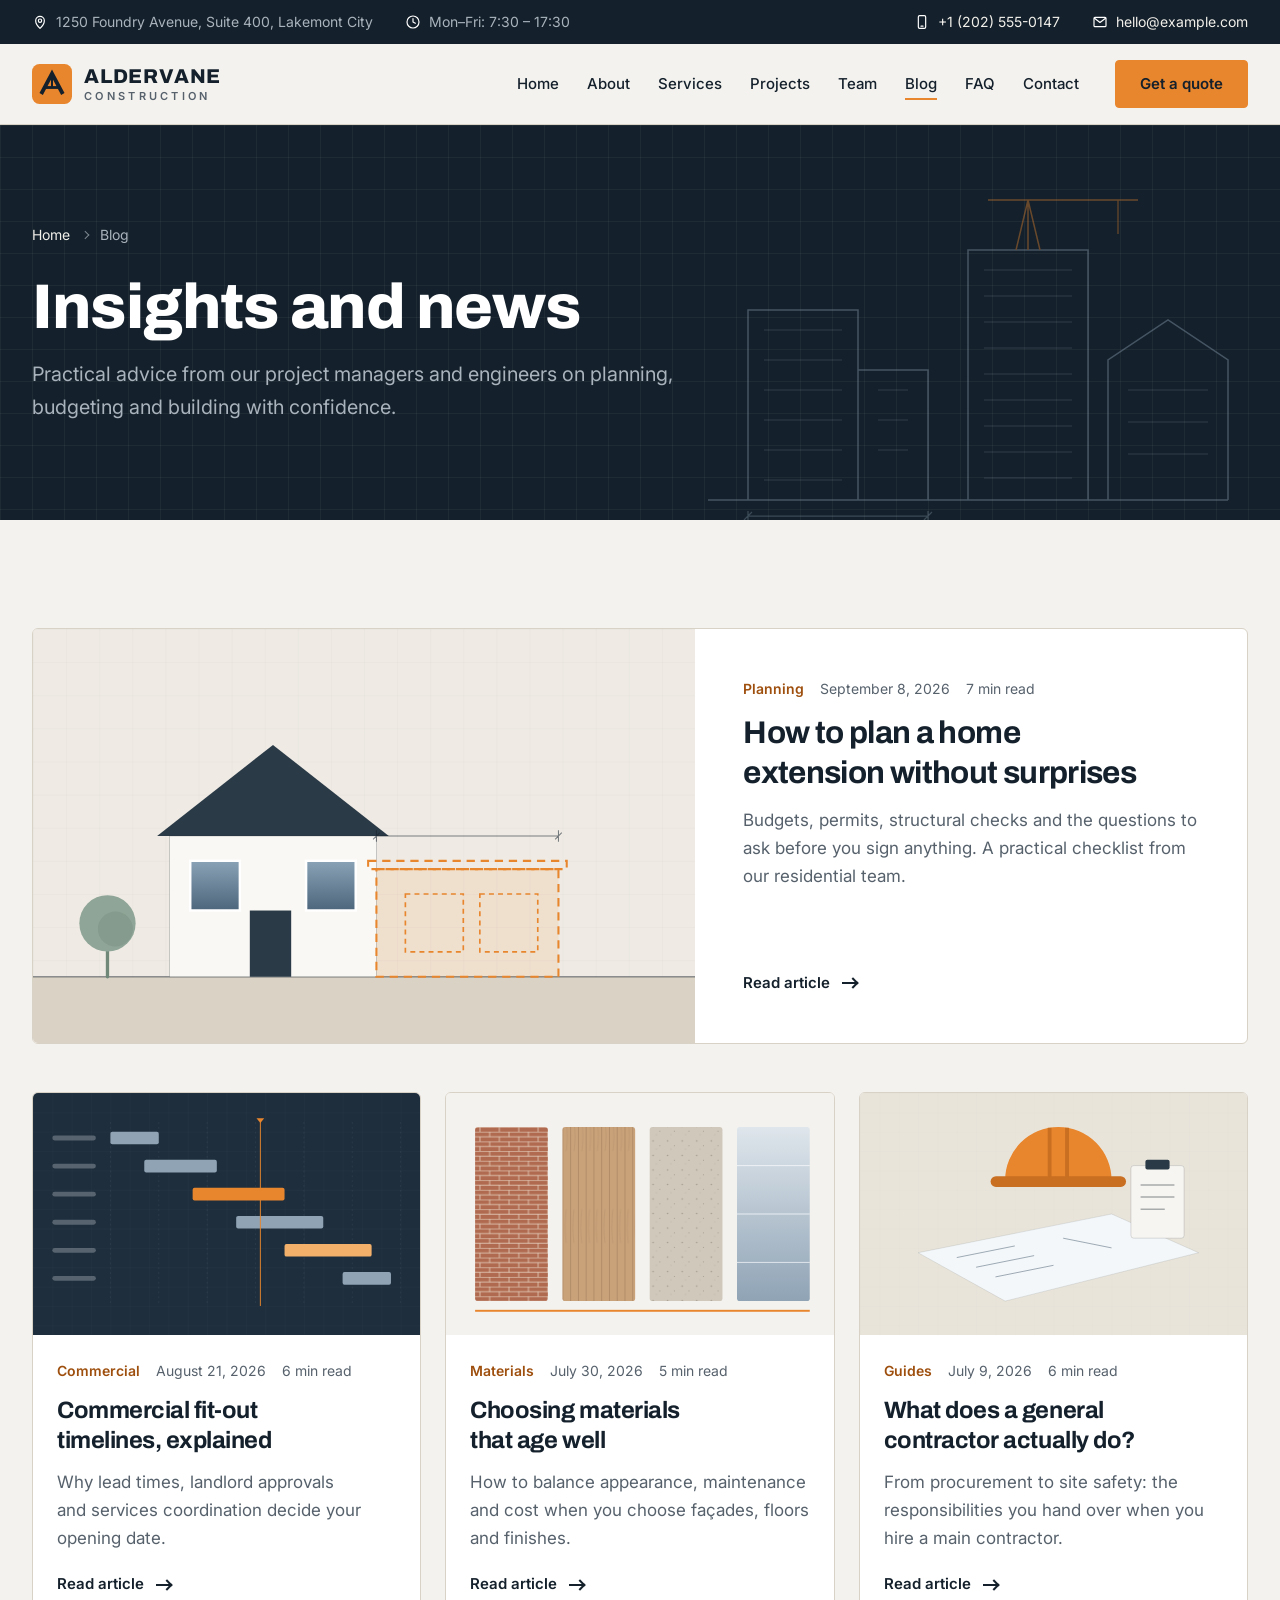
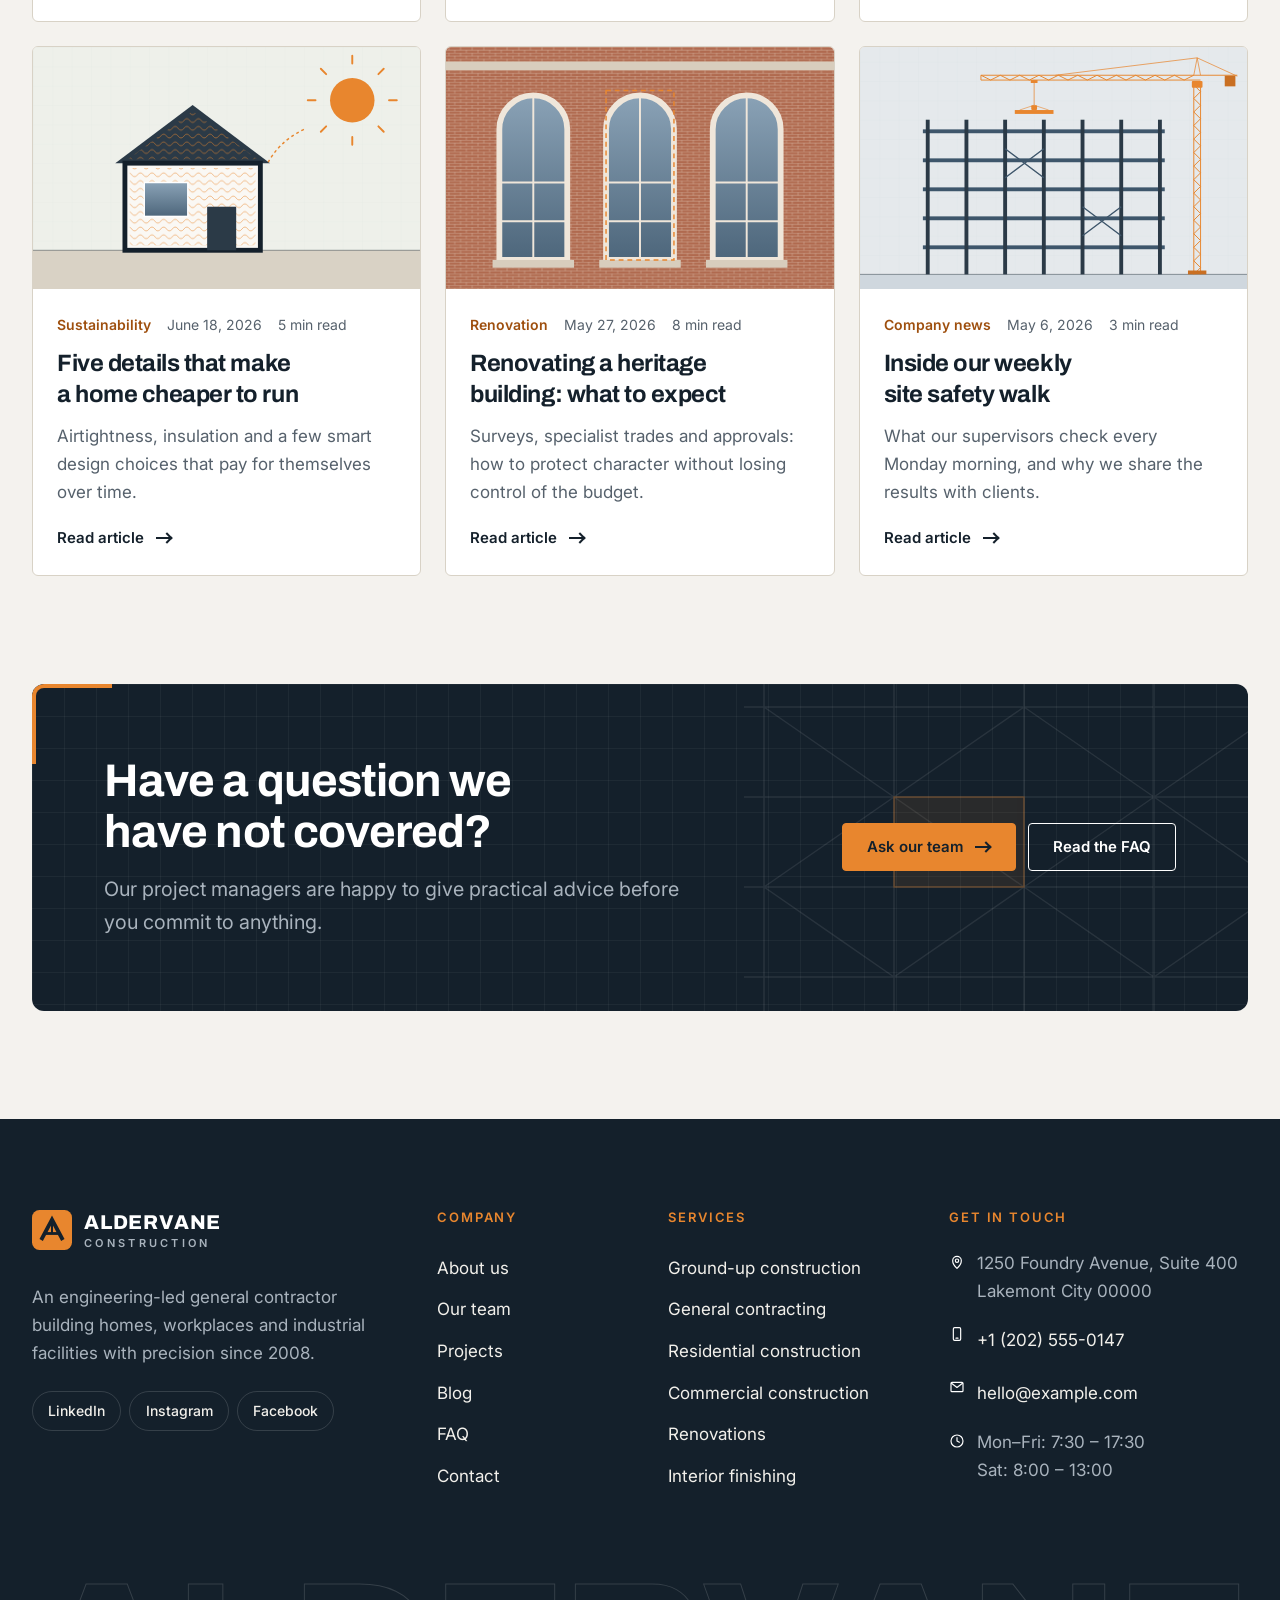
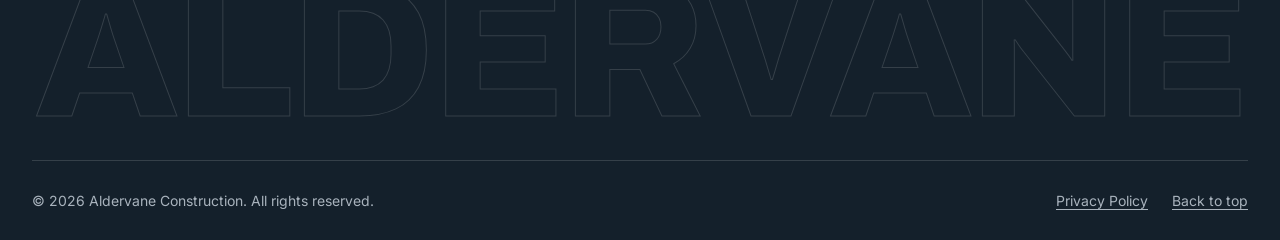
<file: blog.html>
<!DOCTYPE html>
<html lang="en">
<head>
    <meta charset="utf-8">
    <meta name="viewport" content="width=device-width, initial-scale=1">
    <title>Insights & News | Aldervane Construction</title>
    <meta name="description" content="Practical advice on planning, budgeting and delivering construction and renovation projects, written by the Aldervane Construction team.">
    <meta name="robots" content="index, follow">
    <link rel="canonical" href="https://www.example.com/blog.html">

    <!-- Social sharing: replace https://www.example.com with your own domain -->
    <meta property="og:type" content="website">
    <meta property="og:site_name" content="Aldervane Construction">
    <meta property="og:title" content="Insights & News | Aldervane Construction">
    <meta property="og:description" content="Practical advice on planning, budgeting and delivering construction and renovation projects, written by the Aldervane Construction team.">
    <meta property="og:url" content="https://www.example.com/blog.html">
    <meta property="og:image" content="https://www.example.com/assets/images/social/og-image.jpg">
    <meta property="og:image:width" content="1200">
    <meta property="og:image:height" content="630">
    <meta property="og:image:alt" content="Aldervane Construction logo beside an illustration of a building under construction">
    <meta property="og:locale" content="en_US">
    <meta name="twitter:card" content="summary_large_image">
    <meta name="twitter:title" content="Insights & News | Aldervane Construction">
    <meta name="twitter:description" content="Practical advice on planning, budgeting and delivering construction and renovation projects, written by the Aldervane Construction team.">
    <meta name="twitter:image" content="https://www.example.com/assets/images/social/og-image.jpg">
    <meta name="twitter:image:alt" content="Aldervane Construction logo beside an illustration of a building under construction">

    <!-- Favicons -->
    <link rel="icon" href="assets/images/favicon/favicon.ico" sizes="32x32">
    <link rel="icon" href="assets/images/favicon/favicon.svg" type="image/svg+xml">
    <link rel="apple-touch-icon" href="assets/images/favicon/apple-touch-icon.png">
    <link rel="manifest" href="site.webmanifest">
    <meta name="theme-color" content="#14202b">

    <!-- Google Fonts: Archivo (headings) and Inter (body text), SIL Open Font License 1.1 -->
    <link rel="preconnect" href="https://fonts.googleapis.com">
    <link rel="preconnect" href="https://fonts.gstatic.com" crossorigin>
    <link rel="stylesheet" href="https://fonts.googleapis.com/css2?family=Archivo:wght@600..800&amp;family=Inter:wght@400..700&amp;display=swap">

    <!-- Template styles (keep this order) -->
    <link rel="stylesheet" href="assets/css/reset.css">
    <link rel="stylesheet" href="assets/css/variables.css">
    <link rel="stylesheet" href="assets/css/base.css">
    <link rel="stylesheet" href="assets/css/layout.css">
    <link rel="stylesheet" href="assets/css/components.css">
    <link rel="stylesheet" href="assets/css/pages.css">
    <link rel="stylesheet" href="assets/css/utilities.css">
    <link rel="stylesheet" href="assets/css/animations.css">
    <noscript><link rel="stylesheet" href="assets/css/noscript.css"></noscript>

    <!-- Scripts: deferred, one file per feature -->
    <script src="assets/js/main.js" defer></script>
    <script src="assets/js/navigation.js" defer></script>
    <script src="assets/js/animations.js" defer></script>
</head>
<body id="top">
    <a class="skip-link" href="#main-content">Skip to main content</a>

    <!-- ======================================================================
         Top bar (visible on large screens) — edit contact details here
         ====================================================================== -->
    <aside class="topbar theme-dark" aria-label="Contact information">
        <div class="container topbar__inner">
            <ul class="topbar__list">
                <li class="topbar__item"><img class="icon icon--sm" src="assets/icons/map-pin.svg" alt="" width="24" height="24"> 1250 Foundry Avenue, Suite 400, Lakemont City</li>
                <li class="topbar__item"><img class="icon icon--sm" src="assets/icons/clock.svg" alt="" width="24" height="24"> Mon–Fri: 7:30 – 17:30</li>
            </ul>
            <ul class="topbar__list">
                <li class="topbar__item"><img class="icon icon--sm" src="assets/icons/phone.svg" alt="" width="24" height="24"> <a class="topbar__link" href="tel:+12025550147">+1 (202) 555-0147</a></li>
                <li class="topbar__item"><img class="icon icon--sm" src="assets/icons/mail.svg" alt="" width="24" height="24"> <a class="topbar__link" href="mailto:hello@example.com">hello@example.com</a></li>
            </ul>
        </div>
    </aside>

    <!-- ======================================================================
         Header and primary navigation
         ====================================================================== -->
    <header class="site-header" data-site-header>
        <div class="container site-header__inner">
            <!-- Logo: replace the mark image and the company name text -->
            <a class="logo" href="index.html">
                <img class="logo__mark" src="assets/images/logo/logo-mark.svg" alt="" width="40" height="40">
                <span class="logo__text">
                    <span class="logo__name">Aldervane</span>
                    <span class="logo__tagline">Construction</span>
                </span>
            </a>

            <nav class="site-nav" id="site-nav" aria-label="Primary" data-nav>
                <ul class="site-nav__list">
                    <li class="site-nav__item"><a class="site-nav__link" href="index.html">Home</a></li>
                    <li class="site-nav__item"><a class="site-nav__link" href="about.html">About</a></li>
                    <li class="site-nav__item"><a class="site-nav__link" href="services.html">Services</a></li>
                    <li class="site-nav__item"><a class="site-nav__link" href="projects.html">Projects</a></li>
                    <li class="site-nav__item"><a class="site-nav__link" href="team.html">Team</a></li>
                    <li class="site-nav__item"><a class="site-nav__link" href="blog.html" aria-current="page">Blog</a></li>
                    <li class="site-nav__item"><a class="site-nav__link" href="faq.html">FAQ</a></li>
                    <li class="site-nav__item"><a class="site-nav__link" href="contact.html">Contact</a></li>
                </ul>
                <div class="site-nav__extra">
                    <a class="btn btn--primary btn--block" href="contact.html#contact-form">Get a free quote <span class="arrow" aria-hidden="true"></span></a>
                    <div class="site-nav__contact">
                        <a href="tel:+12025550147"><img class="icon" src="assets/icons/phone.svg" alt="" width="24" height="24"> +1 (202) 555-0147</a>
                        <a href="mailto:hello@example.com"><img class="icon" src="assets/icons/mail.svg" alt="" width="24" height="24"> hello@example.com</a>
                    </div>
                </div>
            </nav>

            <div class="site-header__actions">
                <a class="btn btn--primary site-header__cta" href="contact.html#contact-form">Get a quote</a>
                <button class="nav-toggle" type="button" aria-expanded="false" aria-controls="site-nav" data-nav-toggle>
                    <span class="nav-toggle__icon" aria-hidden="true"></span>
                    <span class="visually-hidden">Menu</span>
                </button>
            </div>
        </div>
    </header>

    <main id="main-content" tabindex="-1">
        <!-- ==================================================================
             Page hero
             ================================================================== -->
        <section class="page-hero theme-dark bg-grid" aria-labelledby="page-title">
            <div class="container">
                <div class="page-hero__inner">
                    <nav class="breadcrumb" aria-label="Breadcrumb">
                        <ol class="breadcrumb__list">
                            <li class="breadcrumb__item"><a class="breadcrumb__link" href="index.html">Home</a></li>
                            <li class="breadcrumb__item" aria-current="page">Blog</li>
                        </ol>
                    </nav>
                    <h1 class="page-hero__title" id="page-title">Insights and news</h1>
                    <p class="page-hero__lead">Practical advice from our project managers and engineers on planning, budgeting and building with confidence.</p>
                </div>
            </div>
        </section>

        <!-- ==================================================================
             Articles
             To add an article: duplicate blog-details.html, then copy one
             <li> block below and update the image, date, title and link.
             ================================================================== -->
        <section class="section" aria-labelledby="articles-title">
            <div class="container">
                <h2 class="visually-hidden" id="articles-title">Latest articles</h2>

                <article class="post-card post-card--featured blog-featured" data-reveal>
                    <div class="post-card__media">
                        <img class="post-card__image" src="assets/images/blog/blog-01.svg" alt="Drawing of a house with a planned single-storey extension outlined in dashed amber lines" width="800" height="500" decoding="async">
                    </div>
                    <div class="post-card__body">
                        <p class="post-card__meta"><span class="post-card__category">Planning</span><time datetime="2026-09-08">September 8, 2026</time><span>7 min read</span></p>
                        <h3 class="post-card__title"><a class="post-card__link" href="blog-details.html">How to plan a home extension without surprises</a></h3>
                        <p class="post-card__excerpt">Budgets, permits, structural checks and the questions to ask before you sign anything. A practical checklist from our residential team.</p>
                        <span class="post-card__more" aria-hidden="true">Read article <span class="arrow"></span></span>
                    </div>
                </article>

                <ul class="grid grid--3">
                    <li data-reveal>
                        <article class="post-card">
                            <div class="post-card__media">
                                <img class="post-card__image" src="assets/images/blog/blog-02.svg" alt="Abstract schedule chart with overlapping project phases" width="800" height="500" loading="lazy" decoding="async">
                            </div>
                            <div class="post-card__body">
                                <p class="post-card__meta"><span class="post-card__category">Commercial</span><time datetime="2026-08-21">August 21, 2026</time><span>6 min read</span></p>
                                <h3 class="post-card__title"><a class="post-card__link" href="blog-details.html">Commercial fit-out timelines, explained</a></h3>
                                <p class="post-card__excerpt">Why lead times, landlord approvals and services coordination decide your opening date.</p>
                                <span class="post-card__more" aria-hidden="true">Read article <span class="arrow"></span></span>
                            </div>
                        </article>
                    </li>
                    <li data-reveal>
                        <article class="post-card">
                            <div class="post-card__media">
                                <img class="post-card__image" src="assets/images/blog/blog-03.svg" alt="Four material samples side by side: brick, timber, concrete and glass" width="800" height="500" loading="lazy" decoding="async">
                            </div>
                            <div class="post-card__body">
                                <p class="post-card__meta"><span class="post-card__category">Materials</span><time datetime="2026-07-30">July 30, 2026</time><span>5 min read</span></p>
                                <h3 class="post-card__title"><a class="post-card__link" href="blog-details.html">Choosing materials that age well</a></h3>
                                <p class="post-card__excerpt">How to balance appearance, maintenance and cost when you choose façades, floors and finishes.</p>
                                <span class="post-card__more" aria-hidden="true">Read article <span class="arrow"></span></span>
                            </div>
                        </article>
                    </li>
                    <li data-reveal>
                        <article class="post-card">
                            <div class="post-card__media">
                                <img class="post-card__image" src="assets/images/blog/blog-04.svg" alt="A hard hat, a clipboard and a set of drawings on a desk" width="800" height="500" loading="lazy" decoding="async">
                            </div>
                            <div class="post-card__body">
                                <p class="post-card__meta"><span class="post-card__category">Guides</span><time datetime="2026-07-09">July 9, 2026</time><span>6 min read</span></p>
                                <h3 class="post-card__title"><a class="post-card__link" href="blog-details.html">What does a general contractor actually do?</a></h3>
                                <p class="post-card__excerpt">From procurement to site safety: the responsibilities you hand over when you hire a main contractor.</p>
                                <span class="post-card__more" aria-hidden="true">Read article <span class="arrow"></span></span>
                            </div>
                        </article>
                    </li>
                    <li data-reveal>
                        <article class="post-card">
                            <div class="post-card__media">
                                <img class="post-card__image" src="assets/images/blog/blog-05.svg" alt="Section drawing of an insulated house with the sun shining on its roof" width="800" height="500" loading="lazy" decoding="async">
                            </div>
                            <div class="post-card__body">
                                <p class="post-card__meta"><span class="post-card__category">Sustainability</span><time datetime="2026-06-18">June 18, 2026</time><span>5 min read</span></p>
                                <h3 class="post-card__title"><a class="post-card__link" href="blog-details.html">Five details that make a home cheaper to run</a></h3>
                                <p class="post-card__excerpt">Airtightness, insulation and a few smart design choices that pay for themselves over time.</p>
                                <span class="post-card__more" aria-hidden="true">Read article <span class="arrow"></span></span>
                            </div>
                        </article>
                    </li>
                    <li data-reveal>
                        <article class="post-card">
                            <div class="post-card__media">
                                <img class="post-card__image" src="assets/images/blog/blog-06.svg" alt="Brick façade with three tall arched windows, one marked for restoration" width="800" height="500" loading="lazy" decoding="async">
                            </div>
                            <div class="post-card__body">
                                <p class="post-card__meta"><span class="post-card__category">Renovation</span><time datetime="2026-05-27">May 27, 2026</time><span>8 min read</span></p>
                                <h3 class="post-card__title"><a class="post-card__link" href="blog-details.html">Renovating a heritage building: what to expect</a></h3>
                                <p class="post-card__excerpt">Surveys, specialist trades and approvals: how to protect character without losing control of the budget.</p>
                                <span class="post-card__more" aria-hidden="true">Read article <span class="arrow"></span></span>
                            </div>
                        </article>
                    </li>
                    <li data-reveal>
                        <article class="post-card">
                            <div class="post-card__media">
                                <img class="post-card__image" src="assets/images/projects/gallery-03.svg" alt="Drawing of a building frame under construction with a tower crane" width="800" height="600" loading="lazy" decoding="async">
                            </div>
                            <div class="post-card__body">
                                <p class="post-card__meta"><span class="post-card__category">Company news</span><time datetime="2026-05-06">May 6, 2026</time><span>3 min read</span></p>
                                <h3 class="post-card__title"><a class="post-card__link" href="blog-details.html">Inside our weekly site safety walk</a></h3>
                                <p class="post-card__excerpt">What our supervisors check every Monday morning, and why we share the results with clients.</p>
                                <span class="post-card__more" aria-hidden="true">Read article <span class="arrow"></span></span>
                            </div>
                        </article>
                    </li>
                </ul>
            </div>
        </section>

        <!-- ==================================================================
             Call to action
             ================================================================== -->
        <section class="section section--flush-top" aria-labelledby="cta-title">
            <div class="container">
                <div class="cta-band theme-dark bg-grid" data-reveal>
                    <div class="cta-band__inner">
                        <div>
                            <h2 class="cta-band__title" id="cta-title">Have a question we have not covered?</h2>
                            <p class="cta-band__text">Our project managers are happy to give practical advice before you commit to anything.</p>
                        </div>
                        <div class="cta-band__actions">
                            <a class="btn btn--primary" href="contact.html#contact-form">Ask our team <span class="arrow" aria-hidden="true"></span></a>
                            <a class="btn btn--outline" href="faq.html">Read the FAQ</a>
                        </div>
                    </div>
                </div>
            </div>
        </section>
    </main>

    <!-- ======================================================================
         Footer
         ====================================================================== -->
    <footer class="site-footer theme-dark">
        <div class="container">
            <div class="site-footer__top">
                <div class="site-footer__brand">
                    <a class="logo" href="index.html">
                        <img class="logo__mark" src="assets/images/logo/logo-mark.svg" alt="" width="40" height="40">
                        <span class="logo__text">
                            <span class="logo__name">Aldervane</span>
                            <span class="logo__tagline">Construction</span>
                        </span>
                    </a>
                    <p class="site-footer__about">An engineering-led general contractor building homes, workplaces and industrial facilities with precision since 2008.</p>
                    <!-- Social profiles: replace the URLs with your own profile pages -->
                    <ul class="social-links" aria-label="Social media">
                        <li><a class="social-links__link" href="https://www.linkedin.com/">LinkedIn</a></li>
                        <li><a class="social-links__link" href="https://www.instagram.com/">Instagram</a></li>
                        <li><a class="social-links__link" href="https://www.facebook.com/">Facebook</a></li>
                    </ul>
                </div>

                <nav class="site-footer__col" aria-labelledby="footer-company-title">
                    <h2 class="site-footer__title" id="footer-company-title">Company</h2>
                    <ul class="site-footer__links">
                        <li><a href="about.html">About us</a></li>
                        <li><a href="team.html">Our team</a></li>
                        <li><a href="projects.html">Projects</a></li>
                        <li><a href="blog.html">Blog</a></li>
                        <li><a href="faq.html">FAQ</a></li>
                        <li><a href="contact.html">Contact</a></li>
                    </ul>
                </nav>

                <nav class="site-footer__col" aria-labelledby="footer-services-title">
                    <h2 class="site-footer__title" id="footer-services-title">Services</h2>
                    <ul class="site-footer__links">
                        <li><a href="services.html#ground-up-construction">Ground-up construction</a></li>
                        <li><a href="services.html#general-contracting">General contracting</a></li>
                        <li><a href="services.html#residential-construction">Residential construction</a></li>
                        <li><a href="services.html#commercial-construction">Commercial construction</a></li>
                        <li><a href="services.html#renovations">Renovations</a></li>
                        <li><a href="services.html#interior-finishing">Interior finishing</a></li>
                    </ul>
                </nav>

                <div class="site-footer__col">
                    <h2 class="site-footer__title">Get in touch</h2>
                    <address class="site-footer__contact">
                        <span class="site-footer__contact-item"><img class="icon icon--sm" src="assets/icons/map-pin.svg" alt="" width="24" height="24"> <span>1250 Foundry Avenue, Suite 400<br>Lakemont City 00000</span></span>
                        <span class="site-footer__contact-item"><img class="icon icon--sm" src="assets/icons/phone.svg" alt="" width="24" height="24"> <a href="tel:+12025550147">+1 (202) 555-0147</a></span>
                        <span class="site-footer__contact-item"><img class="icon icon--sm" src="assets/icons/mail.svg" alt="" width="24" height="24"> <a href="mailto:hello@example.com">hello@example.com</a></span>
                        <span class="site-footer__contact-item"><img class="icon icon--sm" src="assets/icons/clock.svg" alt="" width="24" height="24"> <span>Mon–Fri: 7:30 – 17:30<br>Sat: 8:00 – 13:00</span></span>
                    </address>
                </div>
            </div>

            <p class="site-footer__wordmark" aria-hidden="true">Aldervane</p>

            <div class="site-footer__bottom">
                <p>&copy; <span data-current-year>2026</span> Aldervane Construction. All rights reserved.</p>
                <ul class="site-footer__legal">
                    <li><a href="privacy-policy.html">Privacy Policy</a></li>
                    <li><a href="#top">Back to top</a></li>
                </ul>
            </div>
        </div>
    </footer>
</body>
</html>
</file>
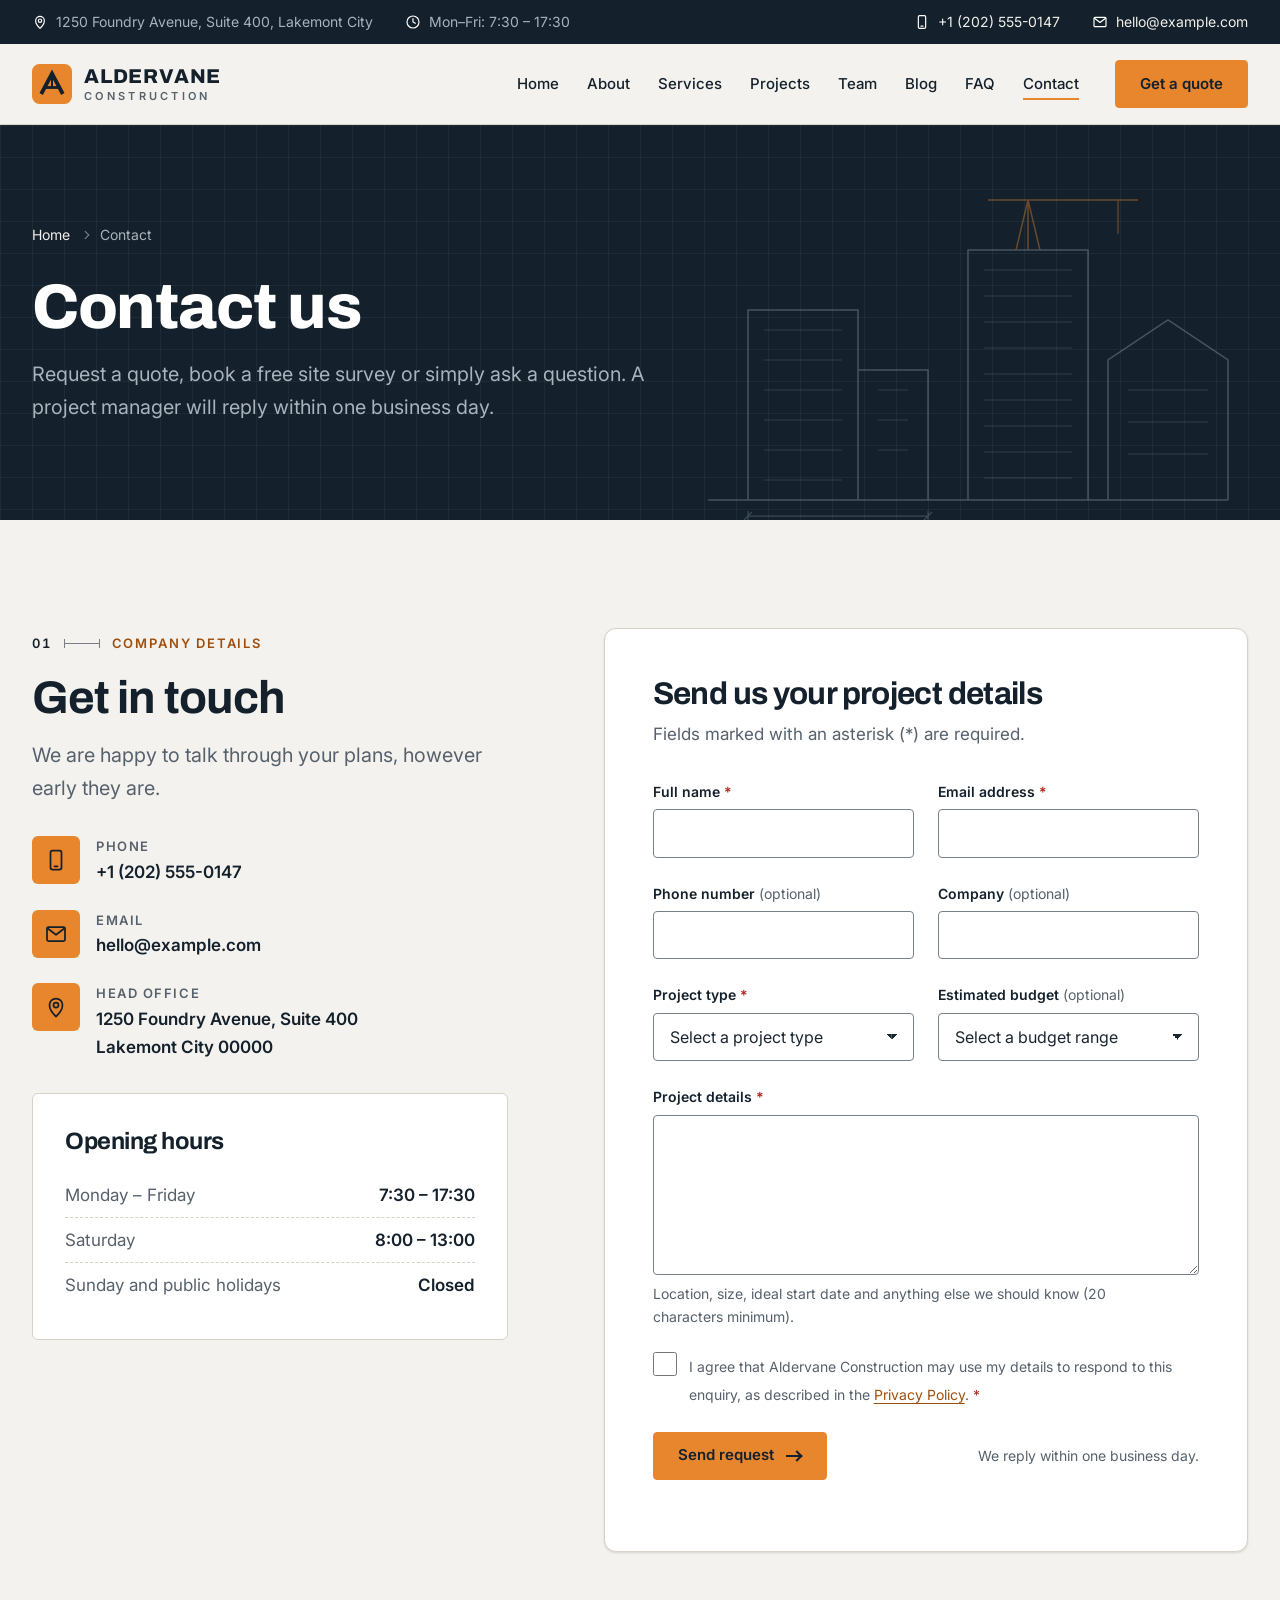
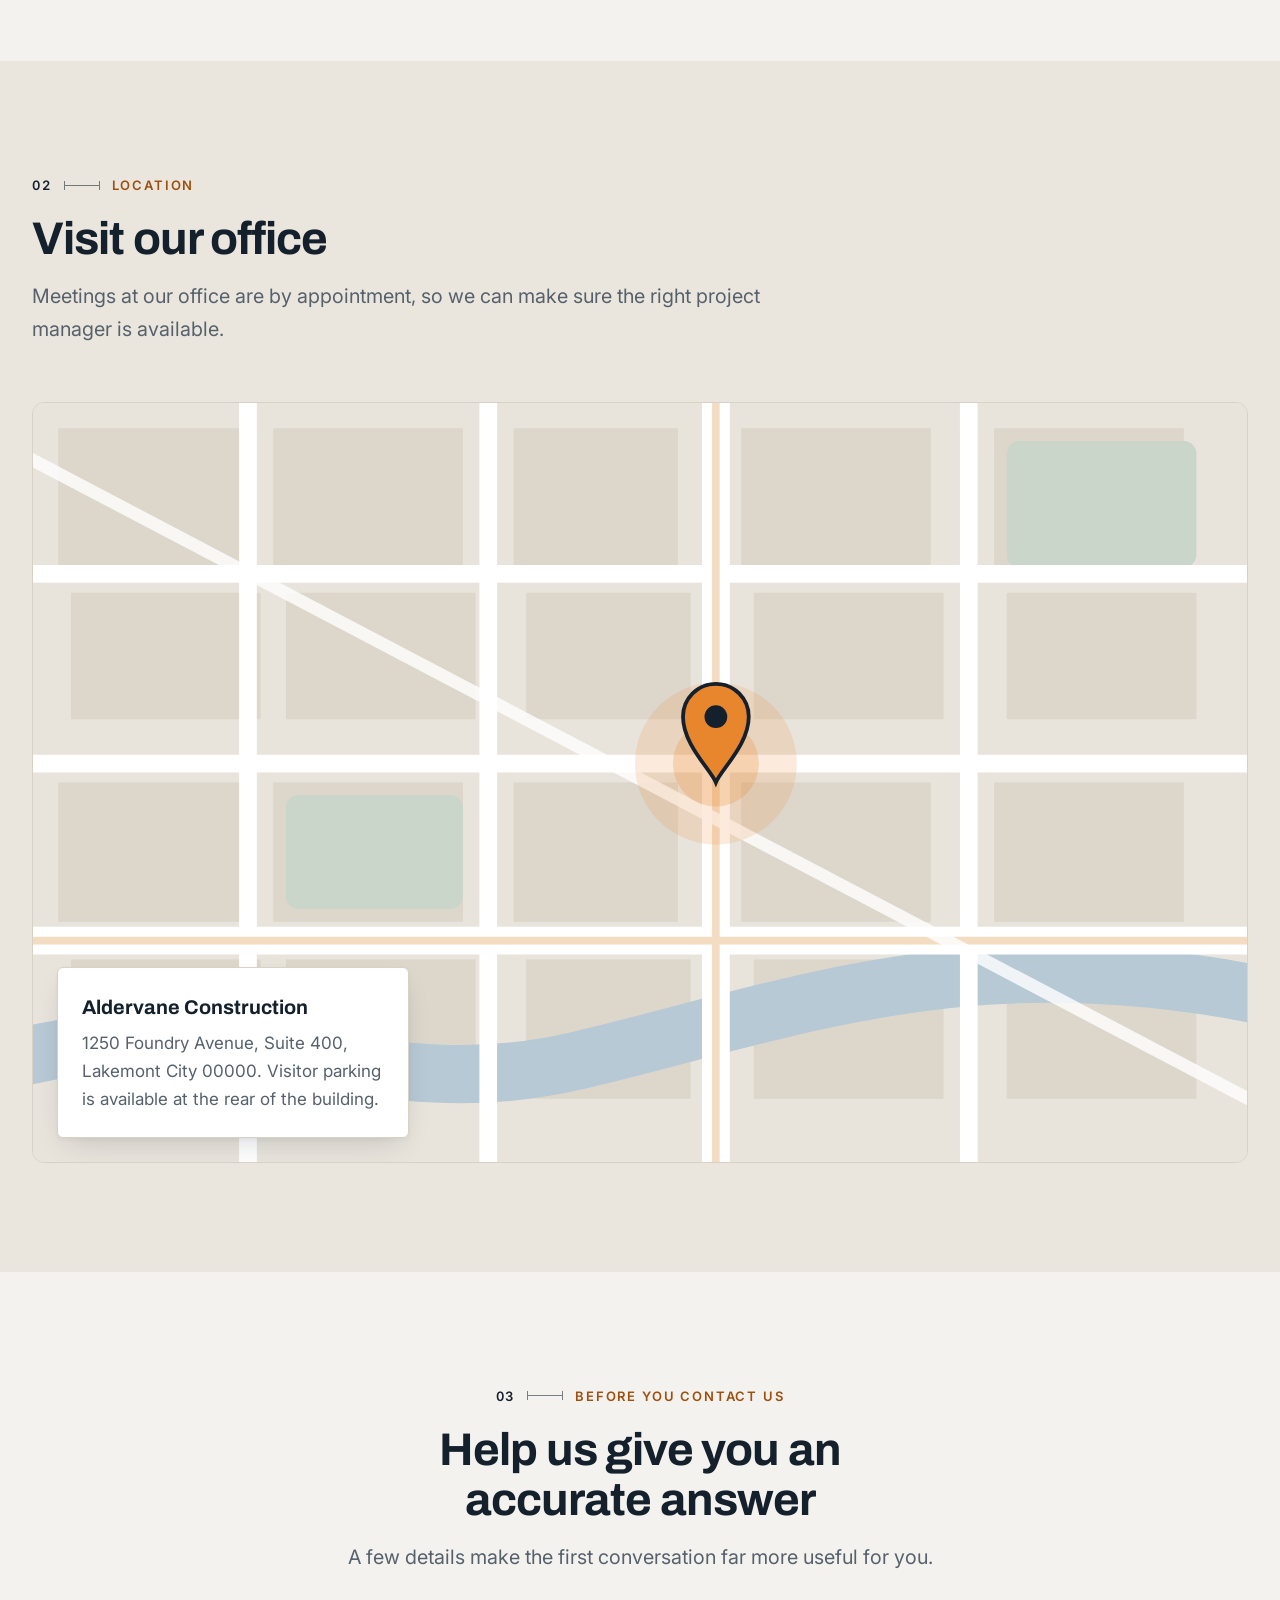
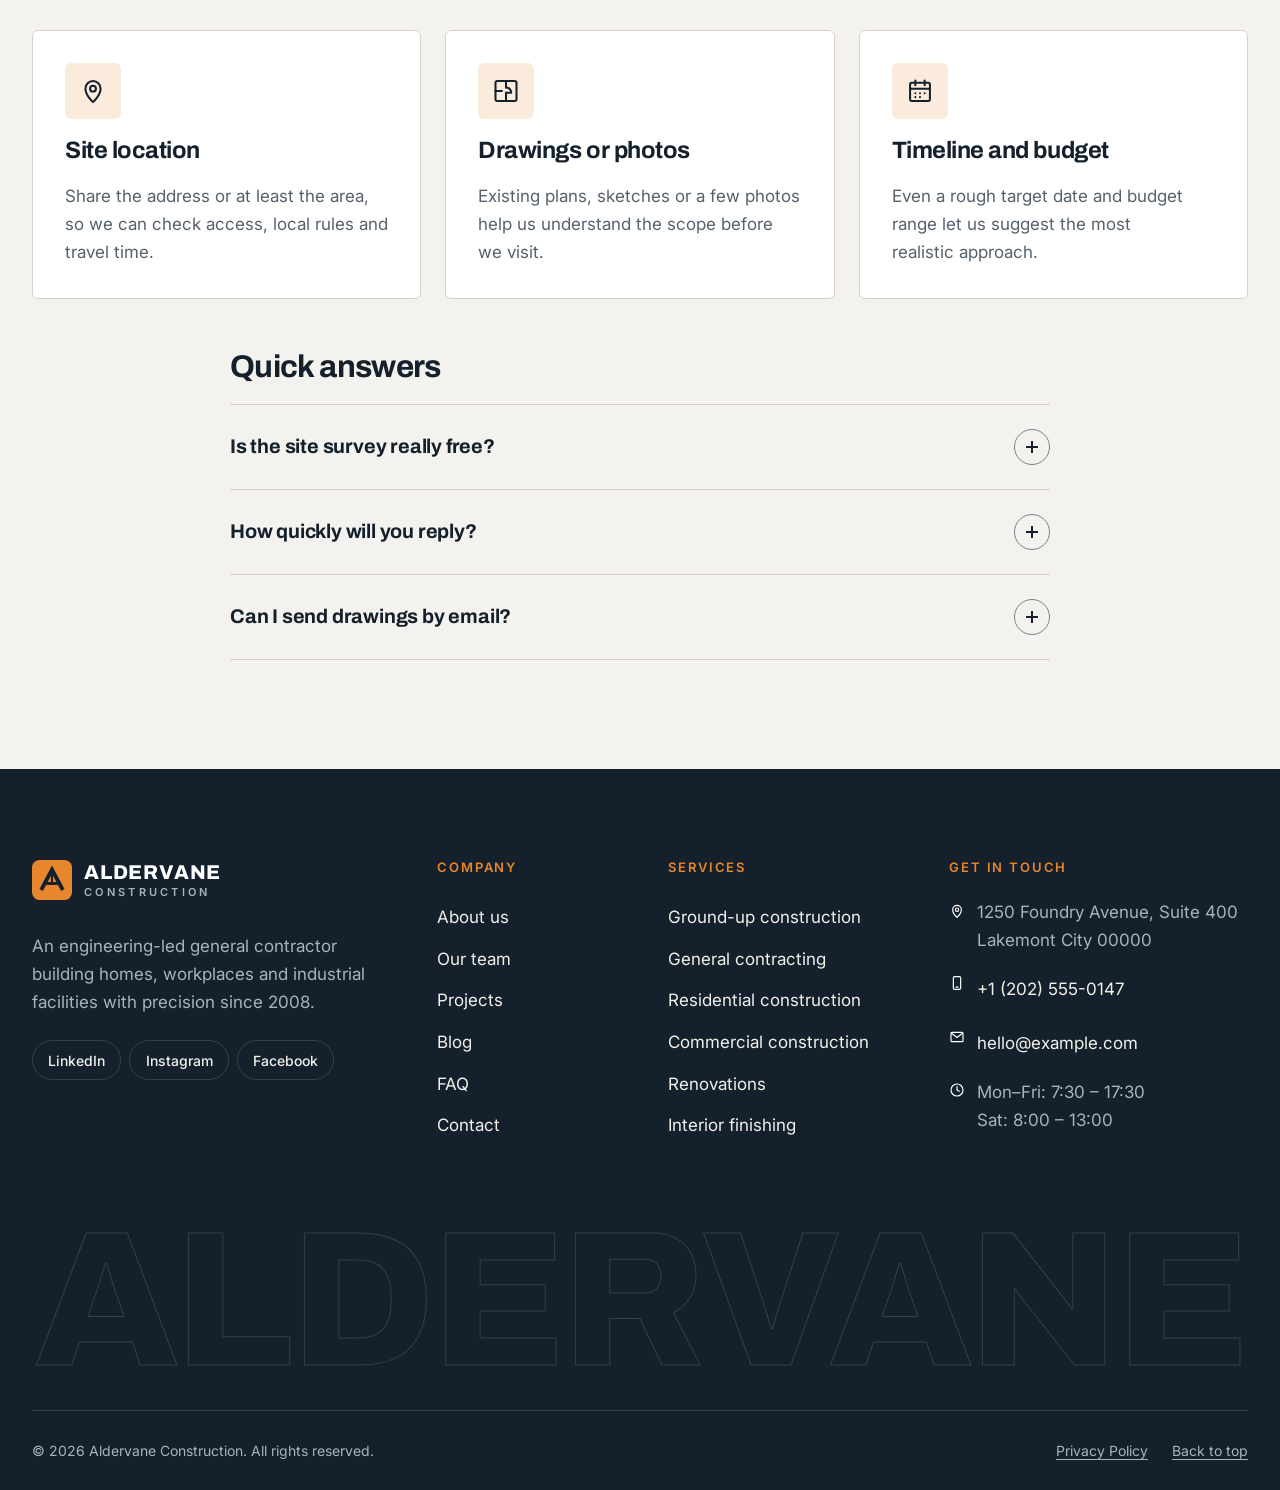
<file: contact.html>
<!DOCTYPE html>
<html lang="en">
<head>
    <meta charset="utf-8">
    <meta name="viewport" content="width=device-width, initial-scale=1">
    <title>Contact Us | Aldervane Construction</title>
    <meta name="description" content="Request a quote or book a free site survey. Call, email or send us your project details and a project manager will reply within one business day.">
    <meta name="robots" content="index, follow">
    <link rel="canonical" href="https://www.example.com/contact.html">

    <!-- Social sharing: replace https://www.example.com with your own domain -->
    <meta property="og:type" content="website">
    <meta property="og:site_name" content="Aldervane Construction">
    <meta property="og:title" content="Contact Us | Aldervane Construction">
    <meta property="og:description" content="Request a quote or book a free site survey. Call, email or send us your project details and a project manager will reply within one business day.">
    <meta property="og:url" content="https://www.example.com/contact.html">
    <meta property="og:image" content="https://www.example.com/assets/images/social/og-image.jpg">
    <meta property="og:image:width" content="1200">
    <meta property="og:image:height" content="630">
    <meta property="og:image:alt" content="Aldervane Construction logo beside an illustration of a building under construction">
    <meta property="og:locale" content="en_US">
    <meta name="twitter:card" content="summary_large_image">
    <meta name="twitter:title" content="Contact Us | Aldervane Construction">
    <meta name="twitter:description" content="Request a quote or book a free site survey. Call, email or send us your project details and a project manager will reply within one business day.">
    <meta name="twitter:image" content="https://www.example.com/assets/images/social/og-image.jpg">
    <meta name="twitter:image:alt" content="Aldervane Construction logo beside an illustration of a building under construction">

    <!-- Favicons -->
    <link rel="icon" href="assets/images/favicon/favicon.ico" sizes="32x32">
    <link rel="icon" href="assets/images/favicon/favicon.svg" type="image/svg+xml">
    <link rel="apple-touch-icon" href="assets/images/favicon/apple-touch-icon.png">
    <link rel="manifest" href="site.webmanifest">
    <meta name="theme-color" content="#14202b">

    <!-- Google Fonts: Archivo (headings) and Inter (body text), SIL Open Font License 1.1 -->
    <link rel="preconnect" href="https://fonts.googleapis.com">
    <link rel="preconnect" href="https://fonts.gstatic.com" crossorigin>
    <link rel="stylesheet" href="https://fonts.googleapis.com/css2?family=Archivo:wght@600..800&amp;family=Inter:wght@400..700&amp;display=swap">

    <!-- Template styles (keep this order) -->
    <link rel="stylesheet" href="assets/css/reset.css">
    <link rel="stylesheet" href="assets/css/variables.css">
    <link rel="stylesheet" href="assets/css/base.css">
    <link rel="stylesheet" href="assets/css/layout.css">
    <link rel="stylesheet" href="assets/css/components.css">
    <link rel="stylesheet" href="assets/css/pages.css">
    <link rel="stylesheet" href="assets/css/utilities.css">
    <link rel="stylesheet" href="assets/css/animations.css">
    <noscript><link rel="stylesheet" href="assets/css/noscript.css"></noscript>

    <!-- Scripts: deferred, one file per feature -->
    <script src="assets/js/main.js" defer></script>
    <script src="assets/js/navigation.js" defer></script>
    <script src="assets/js/animations.js" defer></script>
    <script src="assets/js/accordion.js" defer></script>
    <script src="assets/js/form-validation.js" defer></script>
</head>
<body id="top">
    <a class="skip-link" href="#main-content">Skip to main content</a>

    <!-- ======================================================================
         Top bar (visible on large screens) — edit contact details here
         ====================================================================== -->
    <aside class="topbar theme-dark" aria-label="Contact information">
        <div class="container topbar__inner">
            <ul class="topbar__list">
                <li class="topbar__item"><img class="icon icon--sm" src="assets/icons/map-pin.svg" alt="" width="24" height="24"> 1250 Foundry Avenue, Suite 400, Lakemont City</li>
                <li class="topbar__item"><img class="icon icon--sm" src="assets/icons/clock.svg" alt="" width="24" height="24"> Mon–Fri: 7:30 – 17:30</li>
            </ul>
            <ul class="topbar__list">
                <li class="topbar__item"><img class="icon icon--sm" src="assets/icons/phone.svg" alt="" width="24" height="24"> <a class="topbar__link" href="tel:+12025550147">+1 (202) 555-0147</a></li>
                <li class="topbar__item"><img class="icon icon--sm" src="assets/icons/mail.svg" alt="" width="24" height="24"> <a class="topbar__link" href="mailto:hello@example.com">hello@example.com</a></li>
            </ul>
        </div>
    </aside>

    <!-- ======================================================================
         Header and primary navigation
         ====================================================================== -->
    <header class="site-header" data-site-header>
        <div class="container site-header__inner">
            <!-- Logo: replace the mark image and the company name text -->
            <a class="logo" href="index.html">
                <img class="logo__mark" src="assets/images/logo/logo-mark.svg" alt="" width="40" height="40">
                <span class="logo__text">
                    <span class="logo__name">Aldervane</span>
                    <span class="logo__tagline">Construction</span>
                </span>
            </a>

            <nav class="site-nav" id="site-nav" aria-label="Primary" data-nav>
                <ul class="site-nav__list">
                    <li class="site-nav__item"><a class="site-nav__link" href="index.html">Home</a></li>
                    <li class="site-nav__item"><a class="site-nav__link" href="about.html">About</a></li>
                    <li class="site-nav__item"><a class="site-nav__link" href="services.html">Services</a></li>
                    <li class="site-nav__item"><a class="site-nav__link" href="projects.html">Projects</a></li>
                    <li class="site-nav__item"><a class="site-nav__link" href="team.html">Team</a></li>
                    <li class="site-nav__item"><a class="site-nav__link" href="blog.html">Blog</a></li>
                    <li class="site-nav__item"><a class="site-nav__link" href="faq.html">FAQ</a></li>
                    <li class="site-nav__item"><a class="site-nav__link" href="contact.html" aria-current="page">Contact</a></li>
                </ul>
                <div class="site-nav__extra">
                    <a class="btn btn--primary btn--block" href="contact.html#contact-form">Get a free quote <span class="arrow" aria-hidden="true"></span></a>
                    <div class="site-nav__contact">
                        <a href="tel:+12025550147"><img class="icon" src="assets/icons/phone.svg" alt="" width="24" height="24"> +1 (202) 555-0147</a>
                        <a href="mailto:hello@example.com"><img class="icon" src="assets/icons/mail.svg" alt="" width="24" height="24"> hello@example.com</a>
                    </div>
                </div>
            </nav>

            <div class="site-header__actions">
                <a class="btn btn--primary site-header__cta" href="contact.html#contact-form">Get a quote</a>
                <button class="nav-toggle" type="button" aria-expanded="false" aria-controls="site-nav" data-nav-toggle>
                    <span class="nav-toggle__icon" aria-hidden="true"></span>
                    <span class="visually-hidden">Menu</span>
                </button>
            </div>
        </div>
    </header>

    <main id="main-content" tabindex="-1">
        <!-- ==================================================================
             Page hero
             ================================================================== -->
        <section class="page-hero theme-dark bg-grid" aria-labelledby="page-title">
            <div class="container">
                <div class="page-hero__inner">
                    <nav class="breadcrumb" aria-label="Breadcrumb">
                        <ol class="breadcrumb__list">
                            <li class="breadcrumb__item"><a class="breadcrumb__link" href="index.html">Home</a></li>
                            <li class="breadcrumb__item" aria-current="page">Contact</li>
                        </ol>
                    </nav>
                    <h1 class="page-hero__title" id="page-title">Contact us</h1>
                    <p class="page-hero__lead">Request a quote, book a free site survey or simply ask a question. A project manager will reply within one business day.</p>
                </div>
            </div>
        </section>

        <!-- ==================================================================
             Company details and contact form
             Company details: edit the phone, email, address and hours below.
             Form backend: php/contact.php (configure php/config.php first).
             ================================================================== -->
        <section class="section" aria-labelledby="details-title">
            <div class="container contact-layout">
                <div class="contact-layout__info">
                    <div>
                        <p class="eyebrow"><span class="eyebrow__index">01</span>Company details</p>
                        <h2 class="section-head__title" id="details-title">Get in touch</h2>
                        <p class="section-head__lead">We are happy to talk through your plans, however early they are.</p>
                    </div>

                    <ul class="contact-list">
                        <li class="contact-list__item">
                            <span class="icon-tile"><img class="icon" src="assets/icons/phone.svg" alt="" width="24" height="24"></span>
                            <div>
                                <span class="contact-list__label">Phone</span>
                                <a class="contact-list__value" href="tel:+12025550147">+1 (202) 555-0147</a>
                            </div>
                        </li>
                        <li class="contact-list__item">
                            <span class="icon-tile"><img class="icon" src="assets/icons/mail.svg" alt="" width="24" height="24"></span>
                            <div>
                                <span class="contact-list__label">Email</span>
                                <a class="contact-list__value" href="mailto:hello@example.com">hello@example.com</a>
                            </div>
                        </li>
                        <li class="contact-list__item">
                            <span class="icon-tile"><img class="icon" src="assets/icons/map-pin.svg" alt="" width="24" height="24"></span>
                            <div>
                                <span class="contact-list__label">Head office</span>
                                <span class="contact-list__value">1250 Foundry Avenue, Suite 400<br>Lakemont City 00000</span>
                            </div>
                        </li>
                    </ul>

                    <div class="aside-card">
                        <h3 class="aside-card__title">Opening hours</h3>
                        <dl class="hours-list">
                            <div class="hours-list__row">
                                <dt class="hours-list__day">Monday – Friday</dt>
                                <dd class="hours-list__time">7:30 – 17:30</dd>
                            </div>
                            <div class="hours-list__row">
                                <dt class="hours-list__day">Saturday</dt>
                                <dd class="hours-list__time">8:00 – 13:00</dd>
                            </div>
                            <div class="hours-list__row">
                                <dt class="hours-list__day">Sunday and public holidays</dt>
                                <dd class="hours-list__time">Closed</dd>
                            </div>
                        </dl>
                    </div>
                </div>

                <div class="form-panel">
                    <h2 class="form-panel__title">Send us your project details</h2>
                    <p class="form-panel__text">Fields marked with an asterisk (*) are required.</p>
                    <form class="form" id="contact-form" action="php/contact.php" method="post" data-contact-form>
                        <div class="form__grid">
                            <div class="form-field">
                                <label class="form-field__label" for="cf-name">Full name <span class="form-field__required" aria-hidden="true">*</span></label>
                                <input class="form-field__control" id="cf-name" name="name" type="text" autocomplete="name" required minlength="2" maxlength="100" aria-describedby="cf-name-error">
                                <p class="form-field__error" id="cf-name-error" hidden></p>
                            </div>
                            <div class="form-field">
                                <label class="form-field__label" for="cf-email">Email address <span class="form-field__required" aria-hidden="true">*</span></label>
                                <input class="form-field__control" id="cf-email" name="email" type="email" autocomplete="email" required maxlength="254" aria-describedby="cf-email-error">
                                <p class="form-field__error" id="cf-email-error" hidden></p>
                            </div>
                            <div class="form-field">
                                <label class="form-field__label" for="cf-phone">Phone number <span class="form-field__optional">(optional)</span></label>
                                <input class="form-field__control" id="cf-phone" name="phone" type="tel" autocomplete="tel" maxlength="40" aria-describedby="cf-phone-error">
                                <p class="form-field__error" id="cf-phone-error" hidden></p>
                            </div>
                            <div class="form-field">
                                <label class="form-field__label" for="cf-company">Company <span class="form-field__optional">(optional)</span></label>
                                <input class="form-field__control" id="cf-company" name="company" type="text" autocomplete="organization" maxlength="120" aria-describedby="cf-company-error">
                                <p class="form-field__error" id="cf-company-error" hidden></p>
                            </div>
                            <div class="form-field">
                                <label class="form-field__label" for="cf-service">Project type <span class="form-field__required" aria-hidden="true">*</span></label>
                                <select class="form-field__control" id="cf-service" name="service" autocomplete="off" required aria-describedby="cf-service-error">
                                    <option value="">Select a project type</option>
                                    <option>New construction</option>
                                    <option>General contracting</option>
                                    <option>Residential construction</option>
                                    <option>Commercial construction</option>
                                    <option>Renovation</option>
                                    <option>Remodeling</option>
                                    <option>Project management</option>
                                    <option>Interior finishing</option>
                                    <option>Something else</option>
                                </select>
                                <p class="form-field__error" id="cf-service-error" hidden></p>
                            </div>
                            <div class="form-field">
                                <label class="form-field__label" for="cf-budget">Estimated budget <span class="form-field__optional">(optional)</span></label>
                                <select class="form-field__control" id="cf-budget" name="budget" autocomplete="off" aria-describedby="cf-budget-error">
                                    <option value="">Select a budget range</option>
                                    <option>Not sure yet</option>
                                    <option>Under $50,000</option>
                                    <option>$50,000 – $150,000</option>
                                    <option>$150,000 – $500,000</option>
                                    <option>Over $500,000</option>
                                </select>
                                <p class="form-field__error" id="cf-budget-error" hidden></p>
                            </div>
                            <div class="form-field form-field--full">
                                <label class="form-field__label" for="cf-message">Project details <span class="form-field__required" aria-hidden="true">*</span></label>
                                <textarea class="form-field__control" id="cf-message" name="message" rows="6" autocomplete="off" required minlength="20" maxlength="2000" aria-describedby="cf-message-hint cf-message-error"></textarea>
                                <p class="form-field__hint" id="cf-message-hint">Location, size, ideal start date and anything else we should know (20 characters minimum).</p>
                                <p class="form-field__error" id="cf-message-error" hidden></p>
                            </div>
                        </div>

                        <div class="form-check">
                            <input class="form-check__input" id="cf-consent" name="consent" type="checkbox" value="yes" required aria-describedby="cf-consent-error">
                            <div>
                                <label class="form-check__label" for="cf-consent">I agree that Aldervane Construction may use my details to respond to this enquiry, as described in the <a href="privacy-policy.html">Privacy Policy</a>. <span class="form-field__required" aria-hidden="true">*</span></label>
                                <p class="form-field__error" id="cf-consent-error" hidden></p>
                            </div>
                        </div>

                        <!-- Anti-spam honeypot: must stay empty (hidden from visitors) -->
                        <div class="form-field--hp" aria-hidden="true">
                            <label for="cf-website">Leave this field empty</label>
                            <input id="cf-website" name="company_website" type="text" tabindex="-1" autocomplete="off">
                        </div>
                        <input type="hidden" name="csrf_token" value="">
                        <input type="hidden" name="form_source" value="Contact page">

                        <div class="form__footer">
                            <button class="btn btn--primary" type="submit"><span data-submit-label>Send request</span> <span class="arrow" aria-hidden="true"></span></button>
                            <p class="form__note">We reply within one business day.</p>
                        </div>

                        <div class="form-status" role="status" aria-live="polite" data-form-status></div>
                        <noscript>
                            <p class="form__note">This form needs JavaScript to send your message securely. You can also email us at <a href="mailto:hello@example.com">hello@example.com</a>.</p>
                        </noscript>
                    </form>
                </div>
            </div>
        </section>

        <!-- ==================================================================
             Location (map placeholder — see documentation to embed a map)
             ================================================================== -->
        <section class="section section--alt" aria-labelledby="location-title">
            <div class="container">
                <div class="section-head" data-reveal>
                    <p class="eyebrow"><span class="eyebrow__index">02</span>Location</p>
                    <h2 class="section-head__title" id="location-title">Visit our office</h2>
                    <p class="section-head__lead">Meetings at our office are by appointment, so we can make sure the right project manager is available.</p>
                </div>
                <figure class="map" data-reveal>
                    <img class="map__image" src="assets/images/misc/map-placeholder.svg" alt="Stylised city map with a pin marking the office location" width="960" height="600" loading="lazy" decoding="async">
                    <figcaption class="map__card">
                        <span class="map__title">Aldervane Construction</span>
                        <span class="map__text">1250 Foundry Avenue, Suite 400, Lakemont City 00000. Visitor parking is available at the rear of the building.</span>
                    </figcaption>
                </figure>
            </div>
        </section>

        <!-- ==================================================================
             Contact hints and quick answers
             ================================================================== -->
        <section class="section" aria-labelledby="hints-title">
            <div class="container">
                <div class="section-head section-head--center" data-reveal>
                    <p class="eyebrow"><span class="eyebrow__index">03</span>Before you contact us</p>
                    <h2 class="section-head__title" id="hints-title">Help us give you an accurate answer</h2>
                    <p class="section-head__lead">A few details make the first conversation far more useful for you.</p>
                </div>
                <ul class="hint-list">
                    <li data-reveal>
                        <article class="card">
                            <span class="icon-tile icon-tile--soft"><img class="icon" src="assets/icons/map-pin.svg" alt="" width="24" height="24"></span>
                            <h3 class="card__title">Site location</h3>
                            <p class="card__text">Share the address or at least the area, so we can check access, local rules and travel time.</p>
                        </article>
                    </li>
                    <li data-reveal>
                        <article class="card">
                            <span class="icon-tile icon-tile--soft"><img class="icon" src="assets/icons/blueprint.svg" alt="" width="24" height="24"></span>
                            <h3 class="card__title">Drawings or photos</h3>
                            <p class="card__text">Existing plans, sketches or a few photos help us understand the scope before we visit.</p>
                        </article>
                    </li>
                    <li data-reveal>
                        <article class="card">
                            <span class="icon-tile icon-tile--soft"><img class="icon" src="assets/icons/calendar.svg" alt="" width="24" height="24"></span>
                            <h3 class="card__title">Timeline and budget</h3>
                            <p class="card__text">Even a rough target date and budget range let us suggest the most realistic approach.</p>
                        </article>
                    </li>
                </ul>

                <div class="narrow mt-2xl">
                    <h3 class="detail-section__title">Quick answers</h3>
                    <div class="accordion" data-accordion>
                        <div class="accordion__item">
                            <h4 class="accordion__heading">
                                <button class="accordion__trigger" id="contact-faq-1-trigger" type="button" aria-expanded="false" aria-controls="contact-faq-1-panel">
                                    Is the site survey really free?
                                    <span class="accordion__icon" aria-hidden="true"></span>
                                </button>
                            </h4>
                            <div class="accordion__panel" id="contact-faq-1-panel" role="region" aria-labelledby="contact-faq-1-trigger" hidden>
                                <p>Yes. The first survey and the proposal that follows are free and come with no obligation to go ahead.</p>
                            </div>
                        </div>
                        <div class="accordion__item">
                            <h4 class="accordion__heading">
                                <button class="accordion__trigger" id="contact-faq-2-trigger" type="button" aria-expanded="false" aria-controls="contact-faq-2-panel">
                                    How quickly will you reply?
                                    <span class="accordion__icon" aria-hidden="true"></span>
                                </button>
                            </h4>
                            <div class="accordion__panel" id="contact-faq-2-panel" role="region" aria-labelledby="contact-faq-2-trigger" hidden>
                                <p>We answer every enquiry within one business day. Urgent structural issues are prioritised; please call the office for those.</p>
                            </div>
                        </div>
                        <div class="accordion__item">
                            <h4 class="accordion__heading">
                                <button class="accordion__trigger" id="contact-faq-3-trigger" type="button" aria-expanded="false" aria-controls="contact-faq-3-panel">
                                    Can I send drawings by email?
                                    <span class="accordion__icon" aria-hidden="true"></span>
                                </button>
                            </h4>
                            <div class="accordion__panel" id="contact-faq-3-panel" role="region" aria-labelledby="contact-faq-3-trigger" hidden>
                                <p>Of course. Send your enquiry through the form first. Your project manager will reply by email, and you can attach drawings or photos to your answer.</p>
                            </div>
                        </div>
                    </div>
                </div>
            </div>
        </section>
    </main>

    <!-- ======================================================================
         Footer
         ====================================================================== -->
    <footer class="site-footer theme-dark">
        <div class="container">
            <div class="site-footer__top">
                <div class="site-footer__brand">
                    <a class="logo" href="index.html">
                        <img class="logo__mark" src="assets/images/logo/logo-mark.svg" alt="" width="40" height="40">
                        <span class="logo__text">
                            <span class="logo__name">Aldervane</span>
                            <span class="logo__tagline">Construction</span>
                        </span>
                    </a>
                    <p class="site-footer__about">An engineering-led general contractor building homes, workplaces and industrial facilities with precision since 2008.</p>
                    <!-- Social profiles: replace the URLs with your own profile pages -->
                    <ul class="social-links" aria-label="Social media">
                        <li><a class="social-links__link" href="https://www.linkedin.com/">LinkedIn</a></li>
                        <li><a class="social-links__link" href="https://www.instagram.com/">Instagram</a></li>
                        <li><a class="social-links__link" href="https://www.facebook.com/">Facebook</a></li>
                    </ul>
                </div>

                <nav class="site-footer__col" aria-labelledby="footer-company-title">
                    <h2 class="site-footer__title" id="footer-company-title">Company</h2>
                    <ul class="site-footer__links">
                        <li><a href="about.html">About us</a></li>
                        <li><a href="team.html">Our team</a></li>
                        <li><a href="projects.html">Projects</a></li>
                        <li><a href="blog.html">Blog</a></li>
                        <li><a href="faq.html">FAQ</a></li>
                        <li><a href="contact.html">Contact</a></li>
                    </ul>
                </nav>

                <nav class="site-footer__col" aria-labelledby="footer-services-title">
                    <h2 class="site-footer__title" id="footer-services-title">Services</h2>
                    <ul class="site-footer__links">
                        <li><a href="services.html#ground-up-construction">Ground-up construction</a></li>
                        <li><a href="services.html#general-contracting">General contracting</a></li>
                        <li><a href="services.html#residential-construction">Residential construction</a></li>
                        <li><a href="services.html#commercial-construction">Commercial construction</a></li>
                        <li><a href="services.html#renovations">Renovations</a></li>
                        <li><a href="services.html#interior-finishing">Interior finishing</a></li>
                    </ul>
                </nav>

                <div class="site-footer__col">
                    <h2 class="site-footer__title">Get in touch</h2>
                    <address class="site-footer__contact">
                        <span class="site-footer__contact-item"><img class="icon icon--sm" src="assets/icons/map-pin.svg" alt="" width="24" height="24"> <span>1250 Foundry Avenue, Suite 400<br>Lakemont City 00000</span></span>
                        <span class="site-footer__contact-item"><img class="icon icon--sm" src="assets/icons/phone.svg" alt="" width="24" height="24"> <a href="tel:+12025550147">+1 (202) 555-0147</a></span>
                        <span class="site-footer__contact-item"><img class="icon icon--sm" src="assets/icons/mail.svg" alt="" width="24" height="24"> <a href="mailto:hello@example.com">hello@example.com</a></span>
                        <span class="site-footer__contact-item"><img class="icon icon--sm" src="assets/icons/clock.svg" alt="" width="24" height="24"> <span>Mon–Fri: 7:30 – 17:30<br>Sat: 8:00 – 13:00</span></span>
                    </address>
                </div>
            </div>

            <p class="site-footer__wordmark" aria-hidden="true">Aldervane</p>

            <div class="site-footer__bottom">
                <p>&copy; <span data-current-year>2026</span> Aldervane Construction. All rights reserved.</p>
                <ul class="site-footer__legal">
                    <li><a href="privacy-policy.html">Privacy Policy</a></li>
                    <li><a href="#top">Back to top</a></li>
                </ul>
            </div>
        </div>
    </footer>
</body>
</html>
</file>
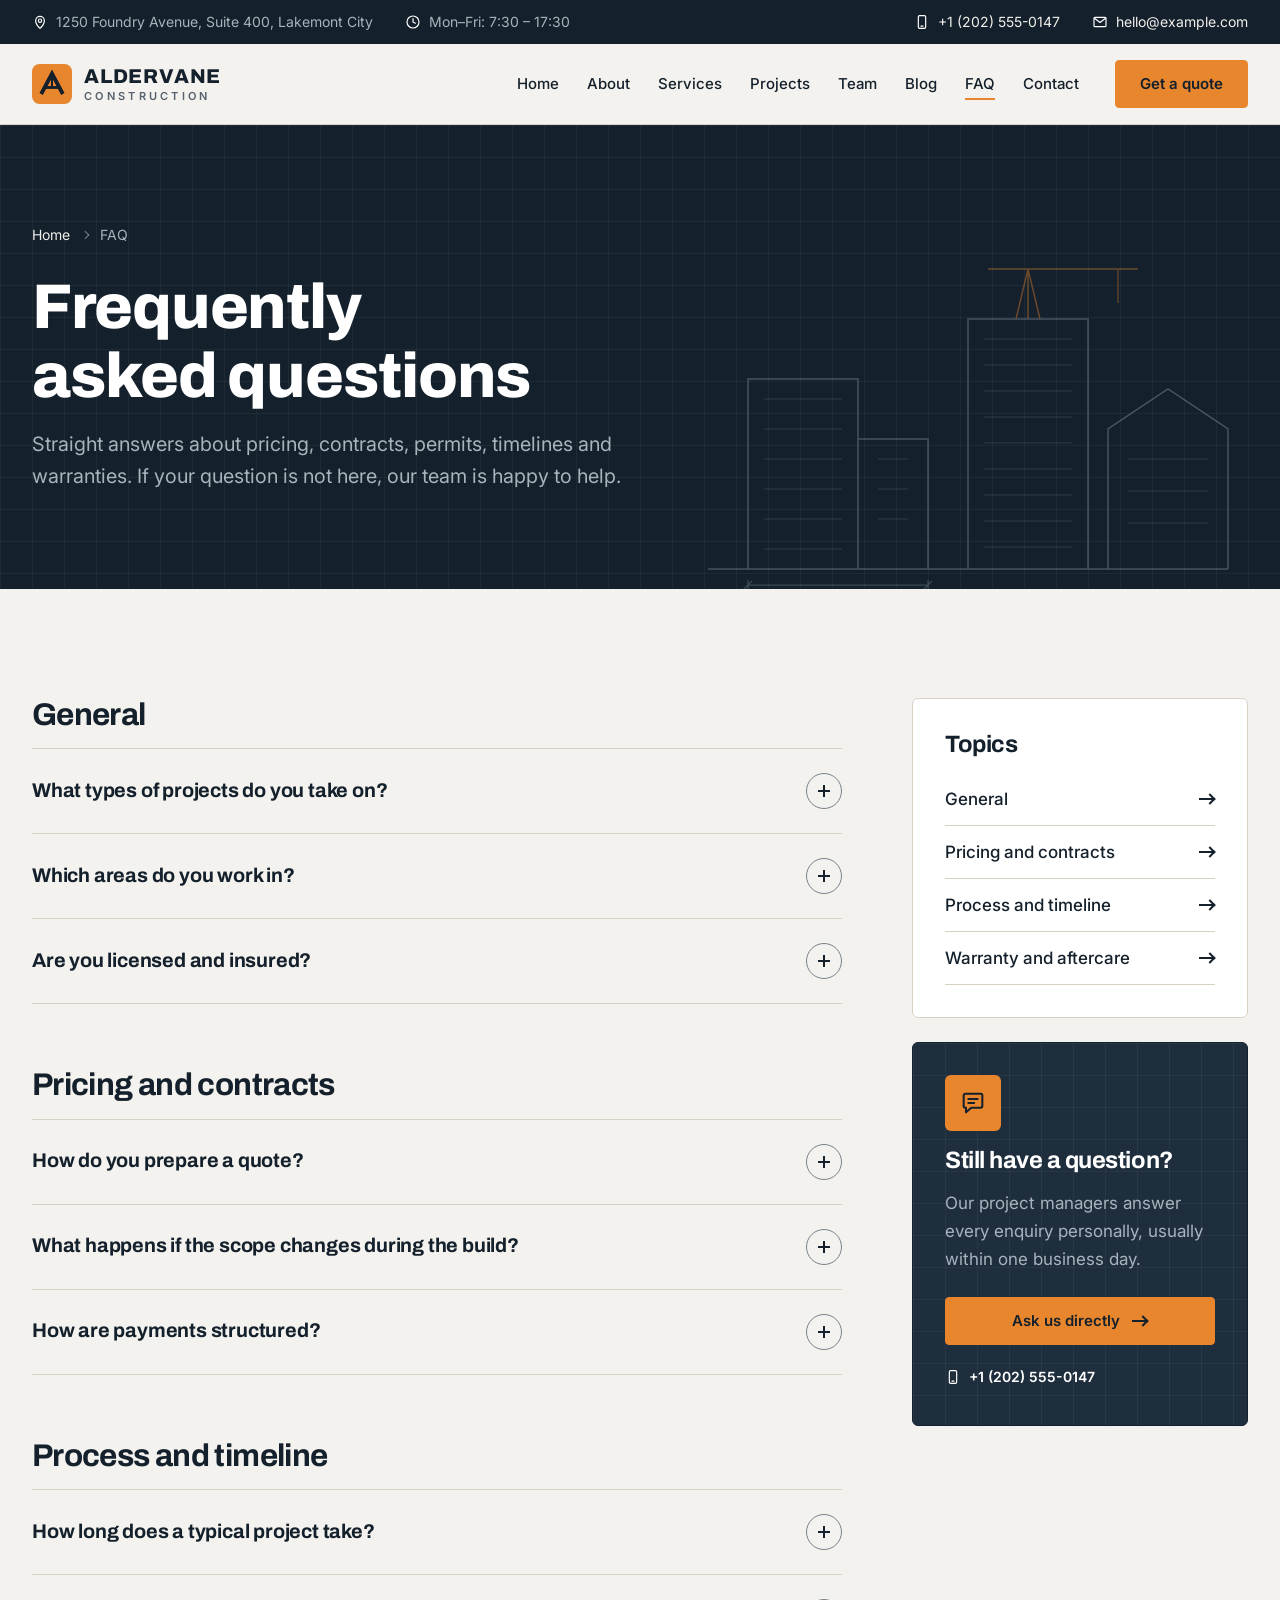
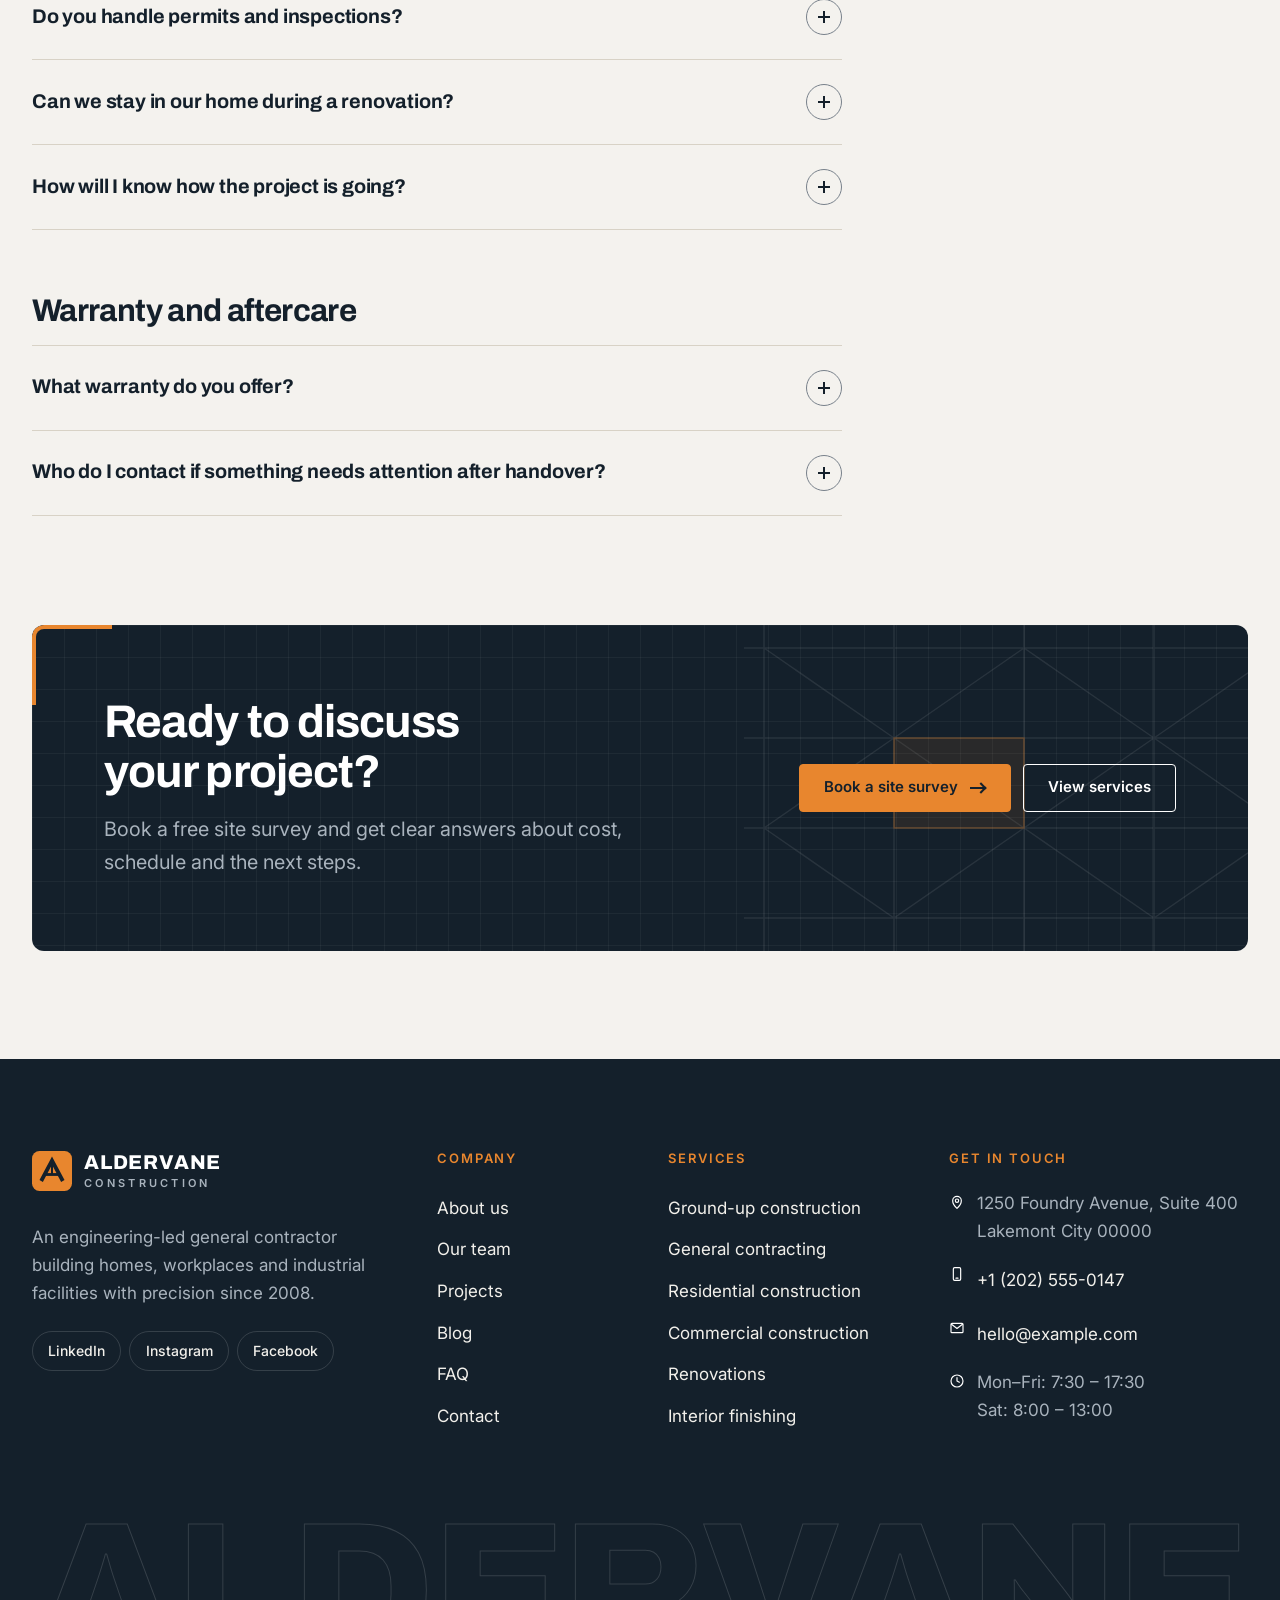
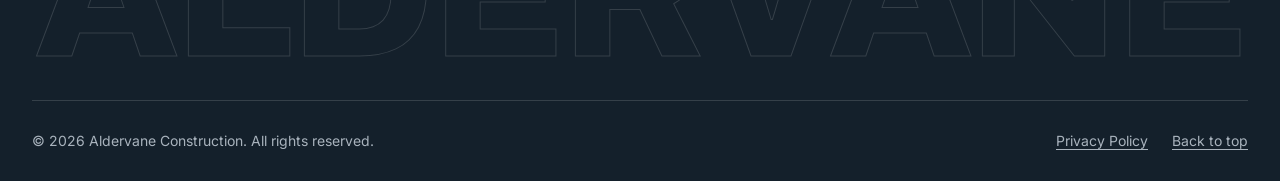
<file: faq.html>
<!DOCTYPE html>
<html lang="en">
<head>
    <meta charset="utf-8">
    <meta name="viewport" content="width=device-width, initial-scale=1">
    <title>FAQ | Aldervane Construction</title>
    <meta name="description" content="Answers to common questions about pricing, contracts, permits, timelines, site safety and warranties when you build or renovate with Aldervane.">
    <meta name="robots" content="index, follow">
    <link rel="canonical" href="https://www.example.com/faq.html">

    <!-- Social sharing: replace https://www.example.com with your own domain -->
    <meta property="og:type" content="website">
    <meta property="og:site_name" content="Aldervane Construction">
    <meta property="og:title" content="FAQ | Aldervane Construction">
    <meta property="og:description" content="Answers to common questions about pricing, contracts, permits, timelines, site safety and warranties when you build or renovate with Aldervane.">
    <meta property="og:url" content="https://www.example.com/faq.html">
    <meta property="og:image" content="https://www.example.com/assets/images/social/og-image.jpg">
    <meta property="og:image:width" content="1200">
    <meta property="og:image:height" content="630">
    <meta property="og:image:alt" content="Aldervane Construction logo beside an illustration of a building under construction">
    <meta property="og:locale" content="en_US">
    <meta name="twitter:card" content="summary_large_image">
    <meta name="twitter:title" content="FAQ | Aldervane Construction">
    <meta name="twitter:description" content="Answers to common questions about pricing, contracts, permits, timelines, site safety and warranties when you build or renovate with Aldervane.">
    <meta name="twitter:image" content="https://www.example.com/assets/images/social/og-image.jpg">
    <meta name="twitter:image:alt" content="Aldervane Construction logo beside an illustration of a building under construction">

    <!-- Favicons -->
    <link rel="icon" href="assets/images/favicon/favicon.ico" sizes="32x32">
    <link rel="icon" href="assets/images/favicon/favicon.svg" type="image/svg+xml">
    <link rel="apple-touch-icon" href="assets/images/favicon/apple-touch-icon.png">
    <link rel="manifest" href="site.webmanifest">
    <meta name="theme-color" content="#14202b">

    <!-- Google Fonts: Archivo (headings) and Inter (body text), SIL Open Font License 1.1 -->
    <link rel="preconnect" href="https://fonts.googleapis.com">
    <link rel="preconnect" href="https://fonts.gstatic.com" crossorigin>
    <link rel="stylesheet" href="https://fonts.googleapis.com/css2?family=Archivo:wght@600..800&amp;family=Inter:wght@400..700&amp;display=swap">

    <!-- Template styles (keep this order) -->
    <link rel="stylesheet" href="assets/css/reset.css">
    <link rel="stylesheet" href="assets/css/variables.css">
    <link rel="stylesheet" href="assets/css/base.css">
    <link rel="stylesheet" href="assets/css/layout.css">
    <link rel="stylesheet" href="assets/css/components.css">
    <link rel="stylesheet" href="assets/css/pages.css">
    <link rel="stylesheet" href="assets/css/utilities.css">
    <link rel="stylesheet" href="assets/css/animations.css">
    <noscript><link rel="stylesheet" href="assets/css/noscript.css"></noscript>

    <!-- Scripts: deferred, one file per feature -->
    <script src="assets/js/main.js" defer></script>
    <script src="assets/js/navigation.js" defer></script>
    <script src="assets/js/animations.js" defer></script>
    <script src="assets/js/accordion.js" defer></script>
</head>
<body id="top">
    <a class="skip-link" href="#main-content">Skip to main content</a>

    <!-- ======================================================================
         Top bar (visible on large screens) — edit contact details here
         ====================================================================== -->
    <aside class="topbar theme-dark" aria-label="Contact information">
        <div class="container topbar__inner">
            <ul class="topbar__list">
                <li class="topbar__item"><img class="icon icon--sm" src="assets/icons/map-pin.svg" alt="" width="24" height="24"> 1250 Foundry Avenue, Suite 400, Lakemont City</li>
                <li class="topbar__item"><img class="icon icon--sm" src="assets/icons/clock.svg" alt="" width="24" height="24"> Mon–Fri: 7:30 – 17:30</li>
            </ul>
            <ul class="topbar__list">
                <li class="topbar__item"><img class="icon icon--sm" src="assets/icons/phone.svg" alt="" width="24" height="24"> <a class="topbar__link" href="tel:+12025550147">+1 (202) 555-0147</a></li>
                <li class="topbar__item"><img class="icon icon--sm" src="assets/icons/mail.svg" alt="" width="24" height="24"> <a class="topbar__link" href="mailto:hello@example.com">hello@example.com</a></li>
            </ul>
        </div>
    </aside>

    <!-- ======================================================================
         Header and primary navigation
         ====================================================================== -->
    <header class="site-header" data-site-header>
        <div class="container site-header__inner">
            <!-- Logo: replace the mark image and the company name text -->
            <a class="logo" href="index.html">
                <img class="logo__mark" src="assets/images/logo/logo-mark.svg" alt="" width="40" height="40">
                <span class="logo__text">
                    <span class="logo__name">Aldervane</span>
                    <span class="logo__tagline">Construction</span>
                </span>
            </a>

            <nav class="site-nav" id="site-nav" aria-label="Primary" data-nav>
                <ul class="site-nav__list">
                    <li class="site-nav__item"><a class="site-nav__link" href="index.html">Home</a></li>
                    <li class="site-nav__item"><a class="site-nav__link" href="about.html">About</a></li>
                    <li class="site-nav__item"><a class="site-nav__link" href="services.html">Services</a></li>
                    <li class="site-nav__item"><a class="site-nav__link" href="projects.html">Projects</a></li>
                    <li class="site-nav__item"><a class="site-nav__link" href="team.html">Team</a></li>
                    <li class="site-nav__item"><a class="site-nav__link" href="blog.html">Blog</a></li>
                    <li class="site-nav__item"><a class="site-nav__link" href="faq.html" aria-current="page">FAQ</a></li>
                    <li class="site-nav__item"><a class="site-nav__link" href="contact.html">Contact</a></li>
                </ul>
                <div class="site-nav__extra">
                    <a class="btn btn--primary btn--block" href="contact.html#contact-form">Get a free quote <span class="arrow" aria-hidden="true"></span></a>
                    <div class="site-nav__contact">
                        <a href="tel:+12025550147"><img class="icon" src="assets/icons/phone.svg" alt="" width="24" height="24"> +1 (202) 555-0147</a>
                        <a href="mailto:hello@example.com"><img class="icon" src="assets/icons/mail.svg" alt="" width="24" height="24"> hello@example.com</a>
                    </div>
                </div>
            </nav>

            <div class="site-header__actions">
                <a class="btn btn--primary site-header__cta" href="contact.html#contact-form">Get a quote</a>
                <button class="nav-toggle" type="button" aria-expanded="false" aria-controls="site-nav" data-nav-toggle>
                    <span class="nav-toggle__icon" aria-hidden="true"></span>
                    <span class="visually-hidden">Menu</span>
                </button>
            </div>
        </div>
    </header>

    <main id="main-content" tabindex="-1">
        <!-- ==================================================================
             Page hero
             ================================================================== -->
        <section class="page-hero theme-dark bg-grid" aria-labelledby="page-title">
            <div class="container">
                <div class="page-hero__inner">
                    <nav class="breadcrumb" aria-label="Breadcrumb">
                        <ol class="breadcrumb__list">
                            <li class="breadcrumb__item"><a class="breadcrumb__link" href="index.html">Home</a></li>
                            <li class="breadcrumb__item" aria-current="page">FAQ</li>
                        </ol>
                    </nav>
                    <h1 class="page-hero__title" id="page-title">Frequently asked questions</h1>
                    <p class="page-hero__lead">Straight answers about pricing, contracts, permits, timelines and warranties. If your question is not here, our team is happy to help.</p>
                </div>
            </div>
        </section>

        <!-- ==================================================================
             FAQ groups (accordion: see assets/js/accordion.js)
             To add a question: copy one "accordion__item" block and give the
             button and panel new, unique ids.
             ================================================================== -->
        <section class="section" aria-label="Questions and answers">
            <div class="container with-sidebar with-sidebar--sticky">
                <div class="with-sidebar__main">
                    <div class="detail-section" id="general">
                        <h2 class="detail-section__title">General</h2>
                        <div class="accordion" data-accordion>
                            <div class="accordion__item">
                                <h3 class="accordion__heading">
                                    <button class="accordion__trigger" id="faq-1-trigger" type="button" aria-expanded="false" aria-controls="faq-1-panel">
                                        What types of projects do you take on?
                                        <span class="accordion__icon" aria-hidden="true"></span>
                                    </button>
                                </h3>
                                <div class="accordion__panel" id="faq-1-panel" role="region" aria-labelledby="faq-1-trigger" hidden>
                                    <p>We build and renovate homes, multi-family buildings, offices, retail units and light industrial facilities. Projects range from single-room remodels to multi-storey commercial buildings.</p>
                                </div>
                            </div>
                            <div class="accordion__item">
                                <h3 class="accordion__heading">
                                    <button class="accordion__trigger" id="faq-2-trigger" type="button" aria-expanded="false" aria-controls="faq-2-panel">
                                        Which areas do you work in?
                                        <span class="accordion__icon" aria-hidden="true"></span>
                                    </button>
                                </h3>
                                <div class="accordion__panel" id="faq-2-panel" role="region" aria-labelledby="faq-2-trigger" hidden>
                                    <p>Our teams work within roughly 60 miles of our main office. For larger commercial and industrial projects we regularly work further afield. Get in touch and we will confirm availability for your location.</p>
                                </div>
                            </div>
                            <div class="accordion__item">
                                <h3 class="accordion__heading">
                                    <button class="accordion__trigger" id="faq-3-trigger" type="button" aria-expanded="false" aria-controls="faq-3-panel">
                                        Are you licensed and insured?
                                        <span class="accordion__icon" aria-hidden="true"></span>
                                    </button>
                                </h3>
                                <div class="accordion__panel" id="faq-3-panel" role="region" aria-labelledby="faq-3-trigger" hidden>
                                    <p>Yes. We hold all licences required for general contracting in our region and carry full public liability, employer's liability and contract works insurance. Certificates are provided with every proposal.</p>
                                </div>
                            </div>
                        </div>
                    </div>

                    <div class="detail-section" id="pricing">
                        <h2 class="detail-section__title">Pricing and contracts</h2>
                        <div class="accordion" data-accordion>
                            <div class="accordion__item">
                                <h3 class="accordion__heading">
                                    <button class="accordion__trigger" id="faq-4-trigger" type="button" aria-expanded="false" aria-controls="faq-4-panel">
                                        How do you prepare a quote?
                                        <span class="accordion__icon" aria-hidden="true"></span>
                                    </button>
                                </h3>
                                <div class="accordion__panel" id="faq-4-panel" role="region" aria-labelledby="faq-4-trigger" hidden>
                                    <p>After a free site survey, our estimators price every element of the work using current supplier and subcontractor rates. You receive an itemised, fixed-price proposal, usually within ten business days.</p>
                                </div>
                            </div>
                            <div class="accordion__item">
                                <h3 class="accordion__heading">
                                    <button class="accordion__trigger" id="faq-5-trigger" type="button" aria-expanded="false" aria-controls="faq-5-panel">
                                        What happens if the scope changes during the build?
                                        <span class="accordion__icon" aria-hidden="true"></span>
                                    </button>
                                </h3>
                                <div class="accordion__panel" id="faq-5-panel" role="region" aria-labelledby="faq-5-trigger" hidden>
                                    <p>Every change is priced and scheduled before any work starts. Nothing is added to your invoice unless you have approved a written change order first.</p>
                                </div>
                            </div>
                            <div class="accordion__item">
                                <h3 class="accordion__heading">
                                    <button class="accordion__trigger" id="faq-6-trigger" type="button" aria-expanded="false" aria-controls="faq-6-panel">
                                        How are payments structured?
                                        <span class="accordion__icon" aria-hidden="true"></span>
                                    </button>
                                </h3>
                                <div class="accordion__panel" id="faq-6-panel" role="region" aria-labelledby="faq-6-trigger" hidden>
                                    <p>Payments are linked to clearly defined milestones, such as completion of foundations or the roof. You only pay for work that has been completed and inspected.</p>
                                </div>
                            </div>
                        </div>
                    </div>

                    <div class="detail-section" id="process">
                        <h2 class="detail-section__title">Process and timeline</h2>
                        <div class="accordion" data-accordion>
                            <div class="accordion__item">
                                <h3 class="accordion__heading">
                                    <button class="accordion__trigger" id="faq-7-trigger" type="button" aria-expanded="false" aria-controls="faq-7-panel">
                                        How long does a typical project take?
                                        <span class="accordion__icon" aria-hidden="true"></span>
                                    </button>
                                </h3>
                                <div class="accordion__panel" id="faq-7-panel" role="region" aria-labelledby="faq-7-trigger" hidden>
                                    <p>A kitchen or bathroom remodel usually takes four to eight weeks, a home extension three to six months and a new family home nine to fourteen months. Commercial projects are programmed individually.</p>
                                </div>
                            </div>
                            <div class="accordion__item">
                                <h3 class="accordion__heading">
                                    <button class="accordion__trigger" id="faq-8-trigger" type="button" aria-expanded="false" aria-controls="faq-8-panel">
                                        Do you handle permits and inspections?
                                        <span class="accordion__icon" aria-hidden="true"></span>
                                    </button>
                                </h3>
                                <div class="accordion__panel" id="faq-8-panel" role="region" aria-labelledby="faq-8-trigger" hidden>
                                    <p>Yes. We prepare permit drawings and applications, liaise with the local authority and book all statutory inspections as part of our service.</p>
                                </div>
                            </div>
                            <div class="accordion__item">
                                <h3 class="accordion__heading">
                                    <button class="accordion__trigger" id="faq-9-trigger" type="button" aria-expanded="false" aria-controls="faq-9-panel">
                                        Can we stay in our home during a renovation?
                                        <span class="accordion__icon" aria-hidden="true"></span>
                                    </button>
                                </h3>
                                <div class="accordion__panel" id="faq-9-panel" role="region" aria-labelledby="faq-9-trigger" hidden>
                                    <p>In most cases, yes. We plan the work in phases, seal off work areas from living spaces and clean up every day. For whole-house renovations we will tell you honestly if moving out for a few weeks is the better option.</p>
                                </div>
                            </div>
                            <div class="accordion__item">
                                <h3 class="accordion__heading">
                                    <button class="accordion__trigger" id="faq-10-trigger" type="button" aria-expanded="false" aria-controls="faq-10-panel">
                                        How will I know how the project is going?
                                        <span class="accordion__icon" aria-hidden="true"></span>
                                    </button>
                                </h3>
                                <div class="accordion__panel" id="faq-10-panel" role="region" aria-labelledby="faq-10-trigger" hidden>
                                    <p>Your project manager sends a weekly report with photos, progress against the schedule, upcoming decisions and any issues. You can also book a site walkthrough at any time.</p>
                                </div>
                            </div>
                        </div>
                    </div>

                    <div class="detail-section" id="warranty">
                        <h2 class="detail-section__title">Warranty and aftercare</h2>
                        <div class="accordion" data-accordion>
                            <div class="accordion__item">
                                <h3 class="accordion__heading">
                                    <button class="accordion__trigger" id="faq-11-trigger" type="button" aria-expanded="false" aria-controls="faq-11-panel">
                                        What warranty do you offer?
                                        <span class="accordion__icon" aria-hidden="true"></span>
                                    </button>
                                </h3>
                                <div class="accordion__panel" id="faq-11-panel" role="region" aria-labelledby="faq-11-trigger" hidden>
                                    <p>Every project includes a two-year workmanship warranty and a ten-year structural warranty. Manufacturer warranties for installed products are passed on to you at handover.</p>
                                </div>
                            </div>
                            <div class="accordion__item">
                                <h3 class="accordion__heading">
                                    <button class="accordion__trigger" id="faq-12-trigger" type="button" aria-expanded="false" aria-controls="faq-12-panel">
                                        Who do I contact if something needs attention after handover?
                                        <span class="accordion__icon" aria-hidden="true"></span>
                                    </button>
                                </h3>
                                <div class="accordion__panel" id="faq-12-panel" role="region" aria-labelledby="faq-12-trigger" hidden>
                                    <p>Our aftercare team handles all warranty requests. Contact the office by phone or email, and we will arrange an inspection, usually within five business days.</p>
                                </div>
                            </div>
                        </div>
                    </div>
                </div>

                <div class="with-sidebar__aside">
                    <nav class="aside-card service-nav" aria-labelledby="faq-topics-title">
                        <h2 class="aside-card__title" id="faq-topics-title">Topics</h2>
                        <ul class="service-nav__list">
                            <li><a class="service-nav__link" href="#general">General <span class="arrow" aria-hidden="true"></span></a></li>
                            <li><a class="service-nav__link" href="#pricing">Pricing and contracts <span class="arrow" aria-hidden="true"></span></a></li>
                            <li><a class="service-nav__link" href="#process">Process and timeline <span class="arrow" aria-hidden="true"></span></a></li>
                            <li><a class="service-nav__link" href="#warranty">Warranty and aftercare <span class="arrow" aria-hidden="true"></span></a></li>
                        </ul>
                    </nav>
                    <div class="aside-card theme-dark bg-grid">
                        <span class="icon-tile aside-card__icon"><img class="icon" src="assets/icons/chat.svg" alt="" width="24" height="24"></span>
                        <h2 class="aside-card__title">Still have a question?</h2>
                        <p class="aside-card__text">Our project managers answer every enquiry personally, usually within one business day.</p>
                        <a class="btn btn--primary btn--block" href="contact.html#contact-form">Ask us directly <span class="arrow" aria-hidden="true"></span></a>
                        <p class="cta-band__phone"><img class="icon icon--sm" src="assets/icons/phone.svg" alt="" width="24" height="24"> <a href="tel:+12025550147">+1 (202) 555-0147</a></p>
                    </div>
                </div>
            </div>
        </section>

        <!-- ==================================================================
             Call to action
             ================================================================== -->
        <section class="section section--flush-top" aria-labelledby="cta-title">
            <div class="container">
                <div class="cta-band theme-dark bg-grid" data-reveal>
                    <div class="cta-band__inner">
                        <div>
                            <h2 class="cta-band__title" id="cta-title">Ready to discuss your project?</h2>
                            <p class="cta-band__text">Book a free site survey and get clear answers about cost, schedule and the next steps.</p>
                        </div>
                        <div class="cta-band__actions">
                            <a class="btn btn--primary" href="contact.html#contact-form">Book a site survey <span class="arrow" aria-hidden="true"></span></a>
                            <a class="btn btn--outline" href="services.html">View services</a>
                        </div>
                    </div>
                </div>
            </div>
        </section>
    </main>

    <!-- ======================================================================
         Footer
         ====================================================================== -->
    <footer class="site-footer theme-dark">
        <div class="container">
            <div class="site-footer__top">
                <div class="site-footer__brand">
                    <a class="logo" href="index.html">
                        <img class="logo__mark" src="assets/images/logo/logo-mark.svg" alt="" width="40" height="40">
                        <span class="logo__text">
                            <span class="logo__name">Aldervane</span>
                            <span class="logo__tagline">Construction</span>
                        </span>
                    </a>
                    <p class="site-footer__about">An engineering-led general contractor building homes, workplaces and industrial facilities with precision since 2008.</p>
                    <!-- Social profiles: replace the URLs with your own profile pages -->
                    <ul class="social-links" aria-label="Social media">
                        <li><a class="social-links__link" href="https://www.linkedin.com/">LinkedIn</a></li>
                        <li><a class="social-links__link" href="https://www.instagram.com/">Instagram</a></li>
                        <li><a class="social-links__link" href="https://www.facebook.com/">Facebook</a></li>
                    </ul>
                </div>

                <nav class="site-footer__col" aria-labelledby="footer-company-title">
                    <h2 class="site-footer__title" id="footer-company-title">Company</h2>
                    <ul class="site-footer__links">
                        <li><a href="about.html">About us</a></li>
                        <li><a href="team.html">Our team</a></li>
                        <li><a href="projects.html">Projects</a></li>
                        <li><a href="blog.html">Blog</a></li>
                        <li><a href="faq.html">FAQ</a></li>
                        <li><a href="contact.html">Contact</a></li>
                    </ul>
                </nav>

                <nav class="site-footer__col" aria-labelledby="footer-services-title">
                    <h2 class="site-footer__title" id="footer-services-title">Services</h2>
                    <ul class="site-footer__links">
                        <li><a href="services.html#ground-up-construction">Ground-up construction</a></li>
                        <li><a href="services.html#general-contracting">General contracting</a></li>
                        <li><a href="services.html#residential-construction">Residential construction</a></li>
                        <li><a href="services.html#commercial-construction">Commercial construction</a></li>
                        <li><a href="services.html#renovations">Renovations</a></li>
                        <li><a href="services.html#interior-finishing">Interior finishing</a></li>
                    </ul>
                </nav>

                <div class="site-footer__col">
                    <h2 class="site-footer__title">Get in touch</h2>
                    <address class="site-footer__contact">
                        <span class="site-footer__contact-item"><img class="icon icon--sm" src="assets/icons/map-pin.svg" alt="" width="24" height="24"> <span>1250 Foundry Avenue, Suite 400<br>Lakemont City 00000</span></span>
                        <span class="site-footer__contact-item"><img class="icon icon--sm" src="assets/icons/phone.svg" alt="" width="24" height="24"> <a href="tel:+12025550147">+1 (202) 555-0147</a></span>
                        <span class="site-footer__contact-item"><img class="icon icon--sm" src="assets/icons/mail.svg" alt="" width="24" height="24"> <a href="mailto:hello@example.com">hello@example.com</a></span>
                        <span class="site-footer__contact-item"><img class="icon icon--sm" src="assets/icons/clock.svg" alt="" width="24" height="24"> <span>Mon–Fri: 7:30 – 17:30<br>Sat: 8:00 – 13:00</span></span>
                    </address>
                </div>
            </div>

            <p class="site-footer__wordmark" aria-hidden="true">Aldervane</p>

            <div class="site-footer__bottom">
                <p>&copy; <span data-current-year>2026</span> Aldervane Construction. All rights reserved.</p>
                <ul class="site-footer__legal">
                    <li><a href="privacy-policy.html">Privacy Policy</a></li>
                    <li><a href="#top">Back to top</a></li>
                </ul>
            </div>
        </div>
    </footer>
</body>
</html>
</file>
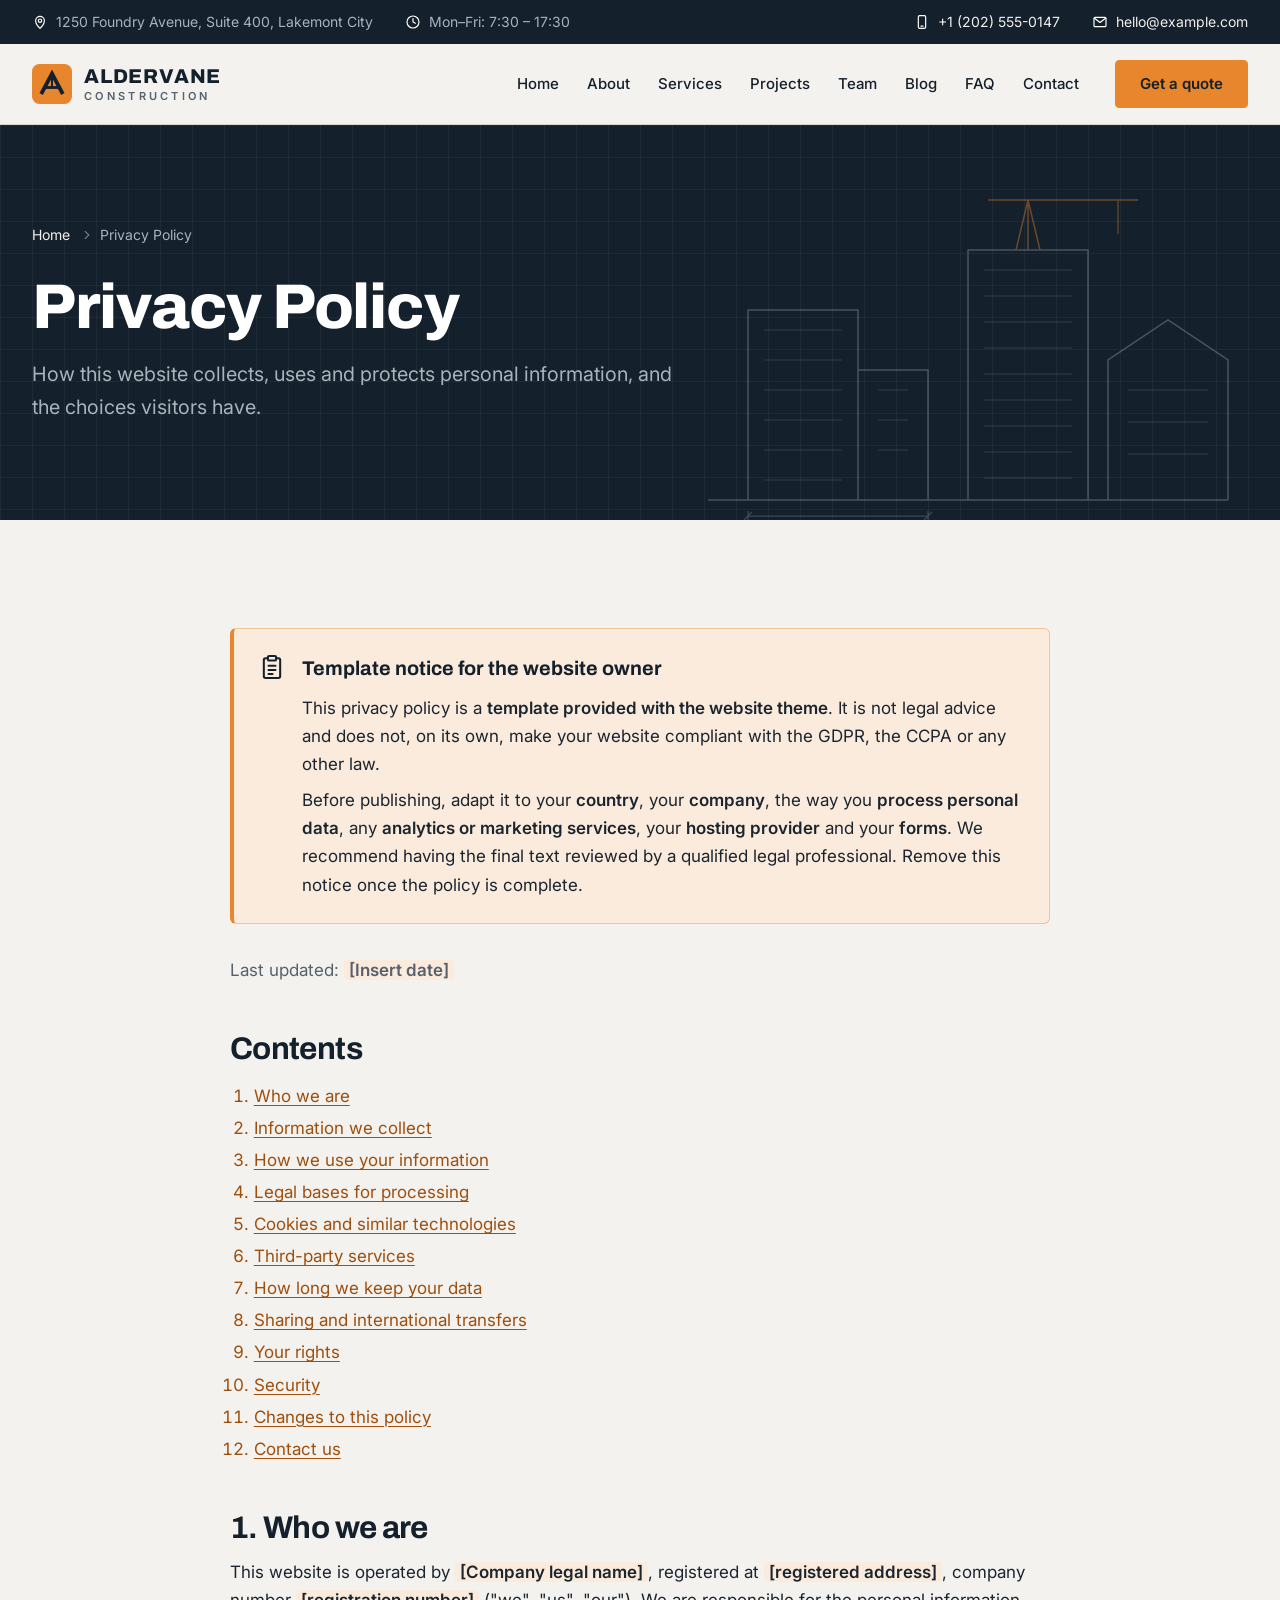
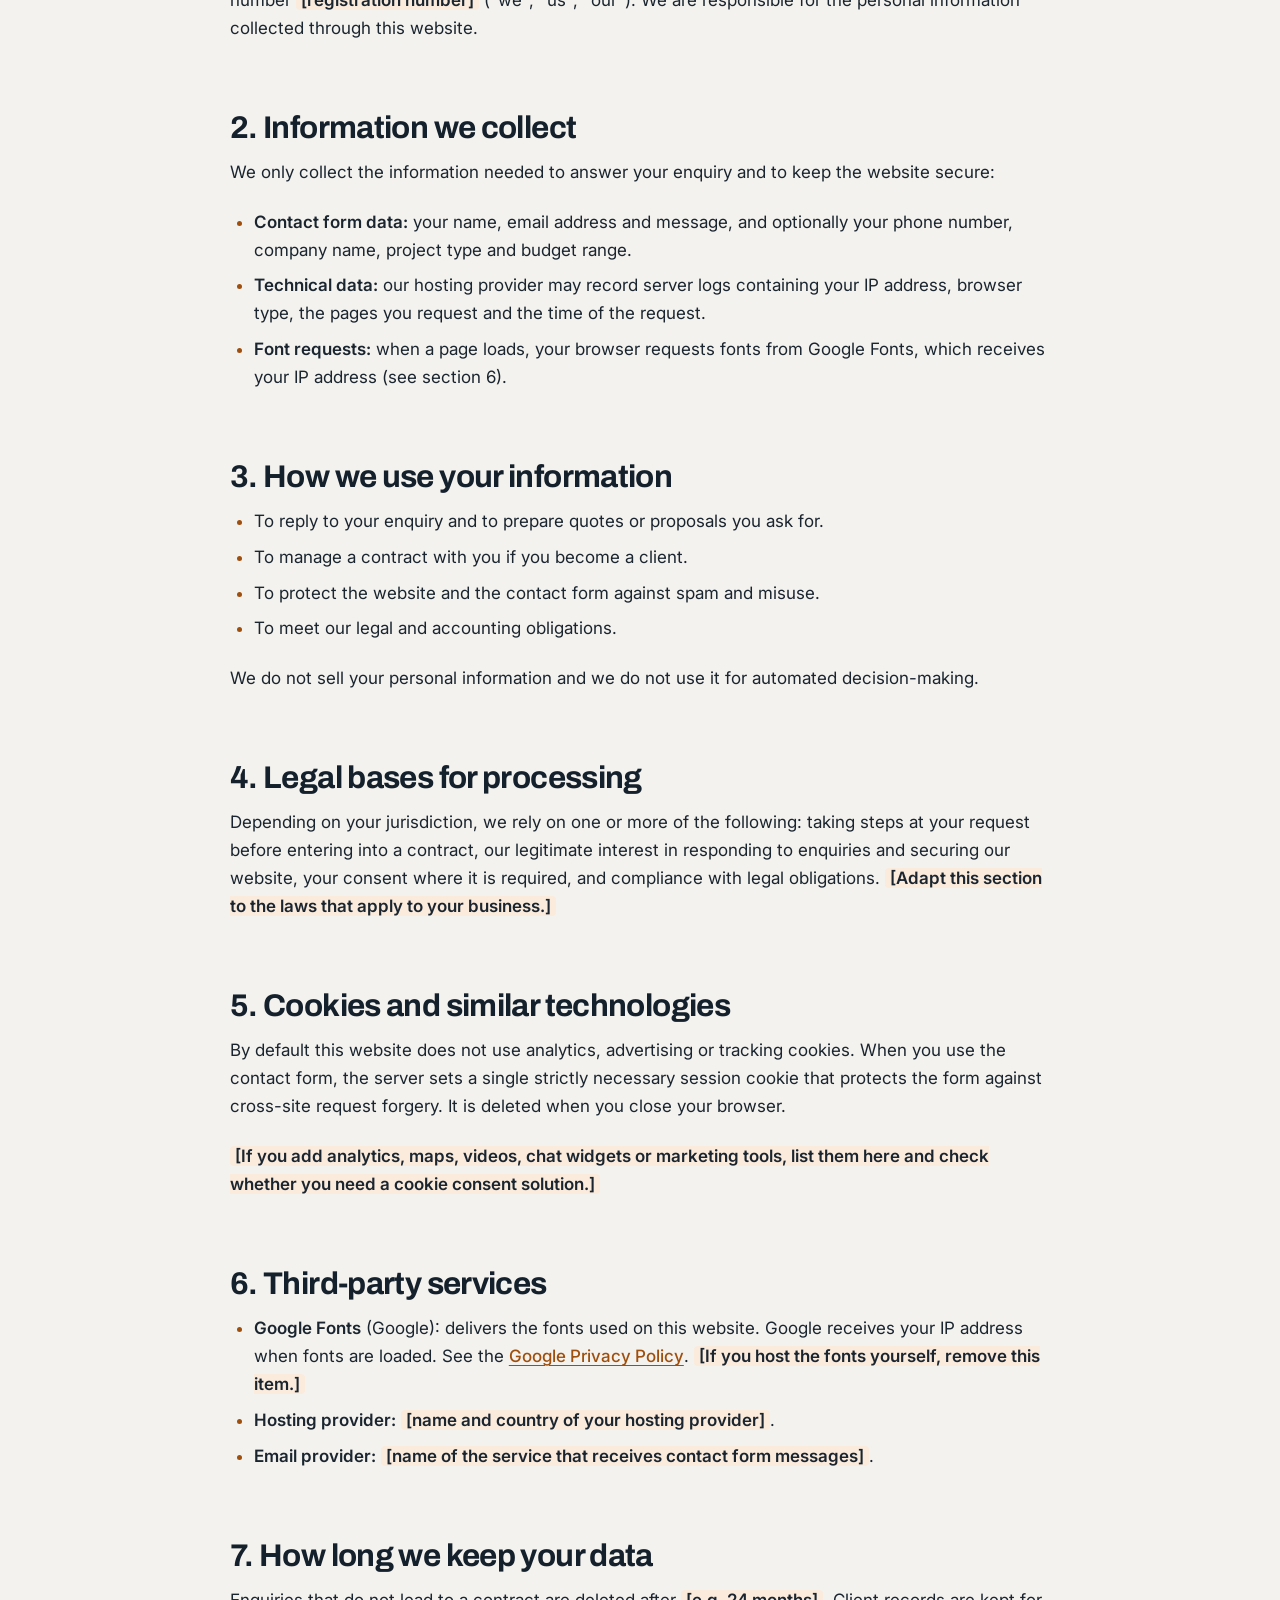
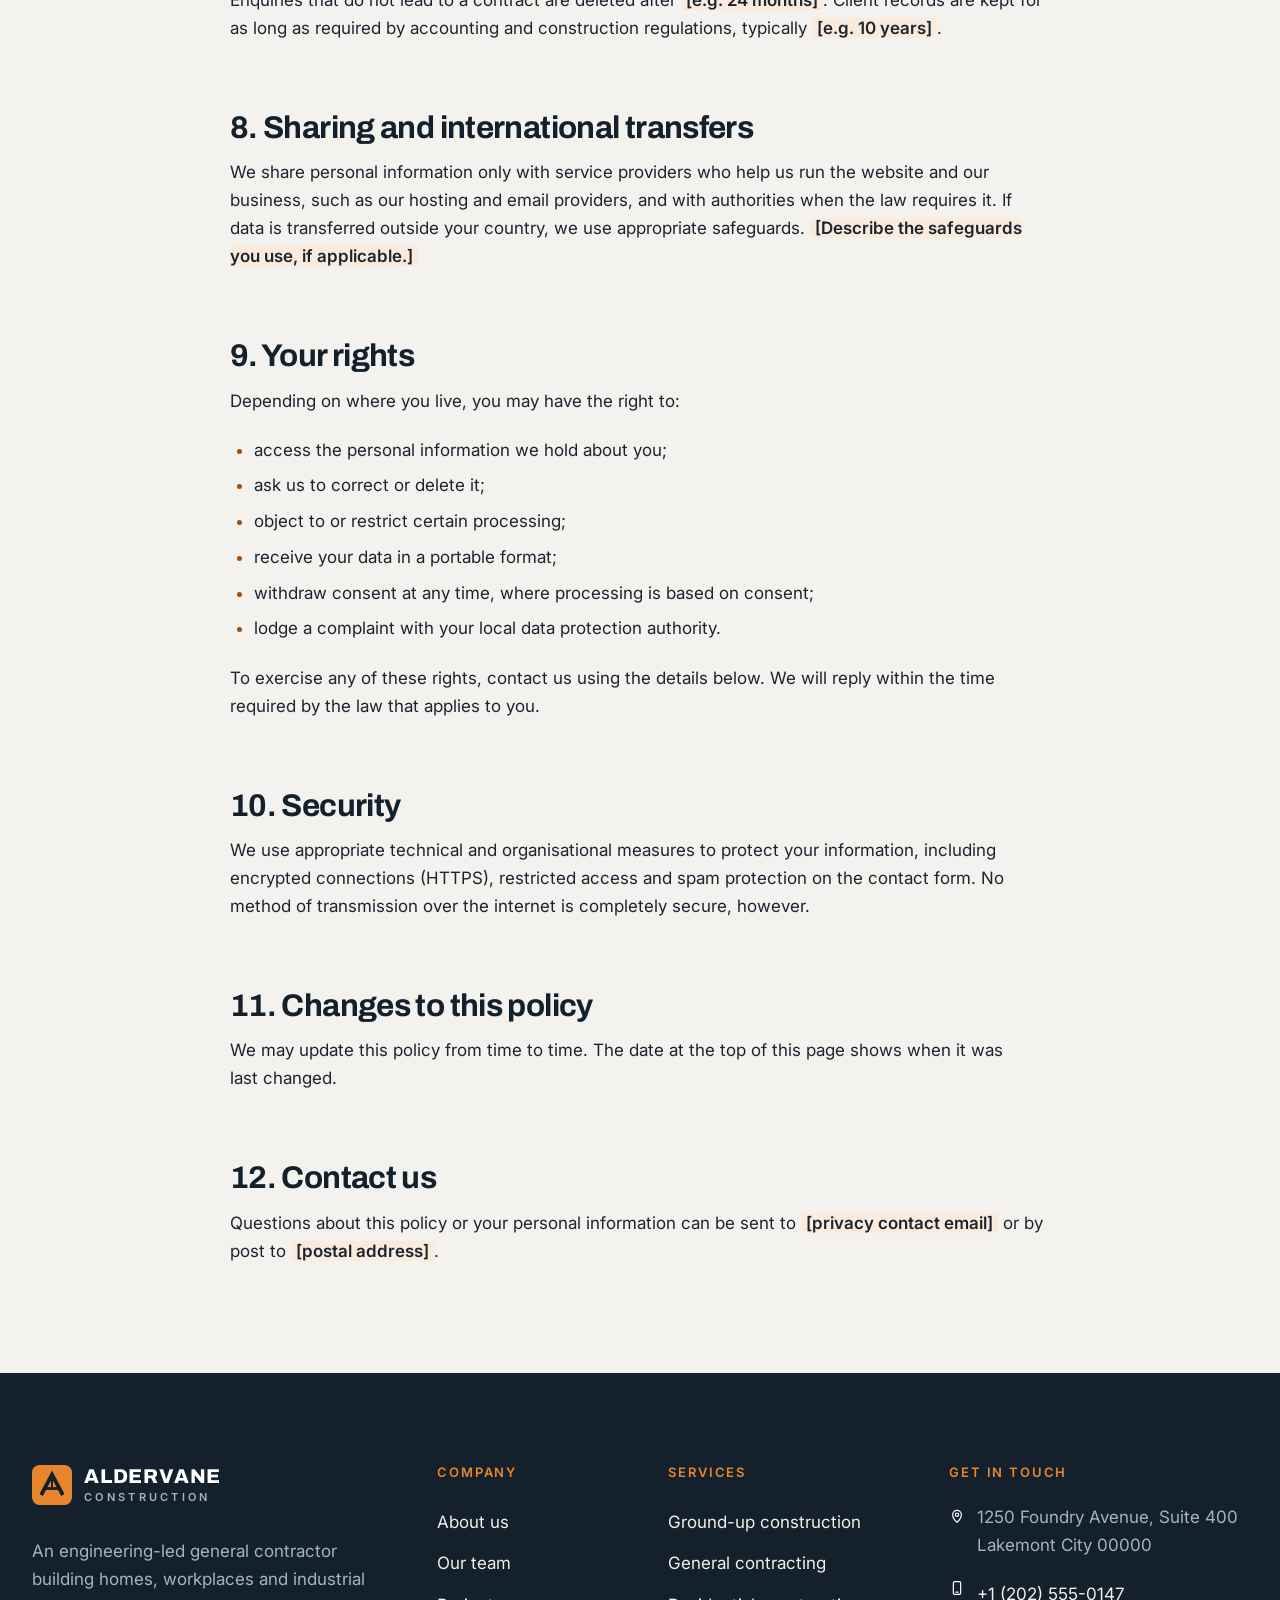
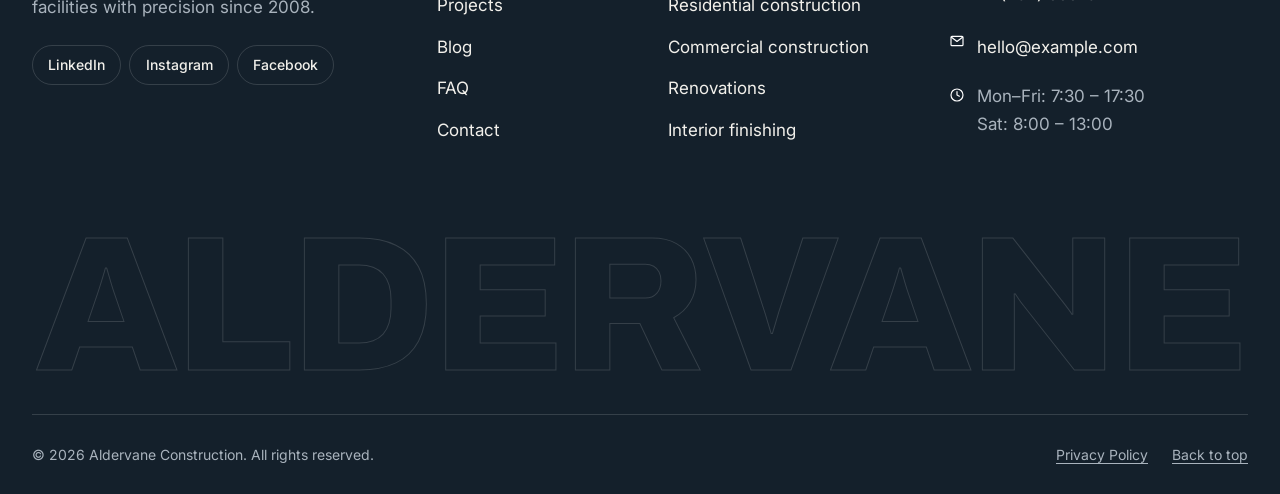
<file: privacy-policy.html>
<!DOCTYPE html>
<html lang="en">
<head>
    <meta charset="utf-8">
    <meta name="viewport" content="width=device-width, initial-scale=1">
    <title>Privacy Policy | Aldervane Construction</title>
    <meta name="description" content="Privacy policy template for the Aldervane Construction website. Explains which personal data the site collects, why, and how visitors can exercise their rights.">
    <meta name="robots" content="index, follow">
    <link rel="canonical" href="https://www.example.com/privacy-policy.html">

    <!-- Social sharing: replace https://www.example.com with your own domain -->
    <meta property="og:type" content="website">
    <meta property="og:site_name" content="Aldervane Construction">
    <meta property="og:title" content="Privacy Policy | Aldervane Construction">
    <meta property="og:description" content="Privacy policy template for the Aldervane Construction website. Explains which personal data the site collects, why, and how visitors can exercise their rights.">
    <meta property="og:url" content="https://www.example.com/privacy-policy.html">
    <meta property="og:image" content="https://www.example.com/assets/images/social/og-image.jpg">
    <meta property="og:image:width" content="1200">
    <meta property="og:image:height" content="630">
    <meta property="og:image:alt" content="Aldervane Construction logo beside an illustration of a building under construction">
    <meta property="og:locale" content="en_US">
    <meta name="twitter:card" content="summary_large_image">
    <meta name="twitter:title" content="Privacy Policy | Aldervane Construction">
    <meta name="twitter:description" content="Privacy policy template for the Aldervane Construction website. Explains which personal data the site collects, why, and how visitors can exercise their rights.">
    <meta name="twitter:image" content="https://www.example.com/assets/images/social/og-image.jpg">
    <meta name="twitter:image:alt" content="Aldervane Construction logo beside an illustration of a building under construction">

    <!-- Favicons -->
    <link rel="icon" href="assets/images/favicon/favicon.ico" sizes="32x32">
    <link rel="icon" href="assets/images/favicon/favicon.svg" type="image/svg+xml">
    <link rel="apple-touch-icon" href="assets/images/favicon/apple-touch-icon.png">
    <link rel="manifest" href="site.webmanifest">
    <meta name="theme-color" content="#14202b">

    <!-- Google Fonts: Archivo (headings) and Inter (body text), SIL Open Font License 1.1 -->
    <link rel="preconnect" href="https://fonts.googleapis.com">
    <link rel="preconnect" href="https://fonts.gstatic.com" crossorigin>
    <link rel="stylesheet" href="https://fonts.googleapis.com/css2?family=Archivo:wght@600..800&amp;family=Inter:wght@400..700&amp;display=swap">

    <!-- Template styles (keep this order) -->
    <link rel="stylesheet" href="assets/css/reset.css">
    <link rel="stylesheet" href="assets/css/variables.css">
    <link rel="stylesheet" href="assets/css/base.css">
    <link rel="stylesheet" href="assets/css/layout.css">
    <link rel="stylesheet" href="assets/css/components.css">
    <link rel="stylesheet" href="assets/css/pages.css">
    <link rel="stylesheet" href="assets/css/utilities.css">
    <link rel="stylesheet" href="assets/css/animations.css">
    <noscript><link rel="stylesheet" href="assets/css/noscript.css"></noscript>

    <!-- Scripts: deferred, one file per feature -->
    <script src="assets/js/main.js" defer></script>
    <script src="assets/js/navigation.js" defer></script>
</head>
<body id="top">
    <a class="skip-link" href="#main-content">Skip to main content</a>

    <!-- ======================================================================
         Top bar (visible on large screens) — edit contact details here
         ====================================================================== -->
    <aside class="topbar theme-dark" aria-label="Contact information">
        <div class="container topbar__inner">
            <ul class="topbar__list">
                <li class="topbar__item"><img class="icon icon--sm" src="assets/icons/map-pin.svg" alt="" width="24" height="24"> 1250 Foundry Avenue, Suite 400, Lakemont City</li>
                <li class="topbar__item"><img class="icon icon--sm" src="assets/icons/clock.svg" alt="" width="24" height="24"> Mon–Fri: 7:30 – 17:30</li>
            </ul>
            <ul class="topbar__list">
                <li class="topbar__item"><img class="icon icon--sm" src="assets/icons/phone.svg" alt="" width="24" height="24"> <a class="topbar__link" href="tel:+12025550147">+1 (202) 555-0147</a></li>
                <li class="topbar__item"><img class="icon icon--sm" src="assets/icons/mail.svg" alt="" width="24" height="24"> <a class="topbar__link" href="mailto:hello@example.com">hello@example.com</a></li>
            </ul>
        </div>
    </aside>

    <!-- ======================================================================
         Header and primary navigation
         ====================================================================== -->
    <header class="site-header" data-site-header>
        <div class="container site-header__inner">
            <!-- Logo: replace the mark image and the company name text -->
            <a class="logo" href="index.html">
                <img class="logo__mark" src="assets/images/logo/logo-mark.svg" alt="" width="40" height="40">
                <span class="logo__text">
                    <span class="logo__name">Aldervane</span>
                    <span class="logo__tagline">Construction</span>
                </span>
            </a>

            <nav class="site-nav" id="site-nav" aria-label="Primary" data-nav>
                <ul class="site-nav__list">
                    <li class="site-nav__item"><a class="site-nav__link" href="index.html">Home</a></li>
                    <li class="site-nav__item"><a class="site-nav__link" href="about.html">About</a></li>
                    <li class="site-nav__item"><a class="site-nav__link" href="services.html">Services</a></li>
                    <li class="site-nav__item"><a class="site-nav__link" href="projects.html">Projects</a></li>
                    <li class="site-nav__item"><a class="site-nav__link" href="team.html">Team</a></li>
                    <li class="site-nav__item"><a class="site-nav__link" href="blog.html">Blog</a></li>
                    <li class="site-nav__item"><a class="site-nav__link" href="faq.html">FAQ</a></li>
                    <li class="site-nav__item"><a class="site-nav__link" href="contact.html">Contact</a></li>
                </ul>
                <div class="site-nav__extra">
                    <a class="btn btn--primary btn--block" href="contact.html#contact-form">Get a free quote <span class="arrow" aria-hidden="true"></span></a>
                    <div class="site-nav__contact">
                        <a href="tel:+12025550147"><img class="icon" src="assets/icons/phone.svg" alt="" width="24" height="24"> +1 (202) 555-0147</a>
                        <a href="mailto:hello@example.com"><img class="icon" src="assets/icons/mail.svg" alt="" width="24" height="24"> hello@example.com</a>
                    </div>
                </div>
            </nav>

            <div class="site-header__actions">
                <a class="btn btn--primary site-header__cta" href="contact.html#contact-form">Get a quote</a>
                <button class="nav-toggle" type="button" aria-expanded="false" aria-controls="site-nav" data-nav-toggle>
                    <span class="nav-toggle__icon" aria-hidden="true"></span>
                    <span class="visually-hidden">Menu</span>
                </button>
            </div>
        </div>
    </header>

    <main id="main-content" tabindex="-1">
        <!-- ==================================================================
             Page hero
             ================================================================== -->
        <section class="page-hero theme-dark bg-grid" aria-labelledby="page-title">
            <div class="container">
                <div class="page-hero__inner">
                    <nav class="breadcrumb" aria-label="Breadcrumb">
                        <ol class="breadcrumb__list">
                            <li class="breadcrumb__item"><a class="breadcrumb__link" href="index.html">Home</a></li>
                            <li class="breadcrumb__item" aria-current="page">Privacy Policy</li>
                        </ol>
                    </nav>
                    <h1 class="page-hero__title" id="page-title">Privacy Policy</h1>
                    <p class="page-hero__lead">How this website collects, uses and protects personal information, and the choices visitors have.</p>
                </div>
            </div>
        </section>

        <!-- ==================================================================
             Policy content — TEMPLATE: adapt every section before publishing.
             Text in highlighted brackets [like this] must be replaced.
             ================================================================== -->
        <section class="section" aria-label="Privacy policy text">
            <div class="container container--narrow">
                <div class="notice" role="note">
                    <img class="icon icon--lg" src="assets/icons/clipboard.svg" alt="" width="24" height="24">
                    <div class="notice__body">
                        <p class="notice__title">Template notice for the website owner</p>
                        <p>This privacy policy is a <strong>template provided with the website theme</strong>. It is not legal advice and does not, on its own, make your website compliant with the GDPR, the CCPA or any other law.</p>
                        <p>Before publishing, adapt it to your <strong>country</strong>, your <strong>company</strong>, the way you <strong>process personal data</strong>, any <strong>analytics or marketing services</strong>, your <strong>hosting provider</strong> and your <strong>forms</strong>. We recommend having the final text reviewed by a qualified legal professional. Remove this notice once the policy is complete.</p>
                    </div>
                </div>

                <p class="text-muted mt-xl">Last updated: <span class="placeholder-text">[Insert date]</span></p>

                <nav class="policy-toc" aria-labelledby="toc-title">
                    <h2 class="detail-section__title" id="toc-title">Contents</h2>
                    <ol class="policy-toc__list">
                        <li><a href="#who-we-are">Who we are</a></li>
                        <li><a href="#data-we-collect">Information we collect</a></li>
                        <li><a href="#how-we-use-data">How we use your information</a></li>
                        <li><a href="#legal-bases">Legal bases for processing</a></li>
                        <li><a href="#cookies">Cookies and similar technologies</a></li>
                        <li><a href="#third-parties">Third-party services</a></li>
                        <li><a href="#retention">How long we keep your data</a></li>
                        <li><a href="#sharing">Sharing and international transfers</a></li>
                        <li><a href="#your-rights">Your rights</a></li>
                        <li><a href="#security">Security</a></li>
                        <li><a href="#changes">Changes to this policy</a></li>
                        <li><a href="#contact-us">Contact us</a></li>
                    </ol>
                </nav>

                <div class="prose">
                    <h2 id="who-we-are">1. Who we are</h2>
                    <p>This website is operated by <span class="placeholder-text">[Company legal name]</span>, registered at <span class="placeholder-text">[registered address]</span>, company number <span class="placeholder-text">[registration number]</span> ("we", "us", "our"). We are responsible for the personal information collected through this website.</p>

                    <h2 id="data-we-collect">2. Information we collect</h2>
                    <p>We only collect the information needed to answer your enquiry and to keep the website secure:</p>
                    <ul>
                        <li><strong>Contact form data:</strong> your name, email address and message, and optionally your phone number, company name, project type and budget range.</li>
                        <li><strong>Technical data:</strong> our hosting provider may record server logs containing your IP address, browser type, the pages you request and the time of the request.</li>
                        <li><strong>Font requests:</strong> when a page loads, your browser requests fonts from Google Fonts, which receives your IP address (see section 6).</li>
                    </ul>

                    <h2 id="how-we-use-data">3. How we use your information</h2>
                    <ul>
                        <li>To reply to your enquiry and to prepare quotes or proposals you ask for.</li>
                        <li>To manage a contract with you if you become a client.</li>
                        <li>To protect the website and the contact form against spam and misuse.</li>
                        <li>To meet our legal and accounting obligations.</li>
                    </ul>
                    <p>We do not sell your personal information and we do not use it for automated decision-making.</p>

                    <h2 id="legal-bases">4. Legal bases for processing</h2>
                    <p>Depending on your jurisdiction, we rely on one or more of the following: taking steps at your request before entering into a contract, our legitimate interest in responding to enquiries and securing our website, your consent where it is required, and compliance with legal obligations. <span class="placeholder-text">[Adapt this section to the laws that apply to your business.]</span></p>

                    <h2 id="cookies">5. Cookies and similar technologies</h2>
                    <p>By default this website does not use analytics, advertising or tracking cookies. When you use the contact form, the server sets a single strictly necessary session cookie that protects the form against cross-site request forgery. It is deleted when you close your browser.</p>
                    <p><span class="placeholder-text">[If you add analytics, maps, videos, chat widgets or marketing tools, list them here and check whether you need a cookie consent solution.]</span></p>

                    <h2 id="third-parties">6. Third-party services</h2>
                    <ul>
                        <li><strong>Google Fonts</strong> (Google): delivers the fonts used on this website. Google receives your IP address when fonts are loaded. See the <a href="https://policies.google.com/privacy">Google Privacy Policy</a>. <span class="placeholder-text">[If you host the fonts yourself, remove this item.]</span></li>
                        <li><strong>Hosting provider:</strong> <span class="placeholder-text">[name and country of your hosting provider]</span>.</li>
                        <li><strong>Email provider:</strong> <span class="placeholder-text">[name of the service that receives contact form messages]</span>.</li>
                    </ul>

                    <h2 id="retention">7. How long we keep your data</h2>
                    <p>Enquiries that do not lead to a contract are deleted after <span class="placeholder-text">[e.g. 24 months]</span>. Client records are kept for as long as required by accounting and construction regulations, typically <span class="placeholder-text">[e.g. 10 years]</span>.</p>

                    <h2 id="sharing">8. Sharing and international transfers</h2>
                    <p>We share personal information only with service providers who help us run the website and our business, such as our hosting and email providers, and with authorities when the law requires it. If data is transferred outside your country, we use appropriate safeguards. <span class="placeholder-text">[Describe the safeguards you use, if applicable.]</span></p>

                    <h2 id="your-rights">9. Your rights</h2>
                    <p>Depending on where you live, you may have the right to:</p>
                    <ul>
                        <li>access the personal information we hold about you;</li>
                        <li>ask us to correct or delete it;</li>
                        <li>object to or restrict certain processing;</li>
                        <li>receive your data in a portable format;</li>
                        <li>withdraw consent at any time, where processing is based on consent;</li>
                        <li>lodge a complaint with your local data protection authority.</li>
                    </ul>
                    <p>To exercise any of these rights, contact us using the details below. We will reply within the time required by the law that applies to you.</p>

                    <h2 id="security">10. Security</h2>
                    <p>We use appropriate technical and organisational measures to protect your information, including encrypted connections (HTTPS), restricted access and spam protection on the contact form. No method of transmission over the internet is completely secure, however.</p>

                    <h2 id="changes">11. Changes to this policy</h2>
                    <p>We may update this policy from time to time. The date at the top of this page shows when it was last changed.</p>

                    <h2 id="contact-us">12. Contact us</h2>
                    <p>Questions about this policy or your personal information can be sent to <span class="placeholder-text">[privacy contact email]</span> or by post to <span class="placeholder-text">[postal address]</span>.</p>
                </div>
            </div>
        </section>
    </main>

    <!-- ======================================================================
         Footer
         ====================================================================== -->
    <footer class="site-footer theme-dark">
        <div class="container">
            <div class="site-footer__top">
                <div class="site-footer__brand">
                    <a class="logo" href="index.html">
                        <img class="logo__mark" src="assets/images/logo/logo-mark.svg" alt="" width="40" height="40">
                        <span class="logo__text">
                            <span class="logo__name">Aldervane</span>
                            <span class="logo__tagline">Construction</span>
                        </span>
                    </a>
                    <p class="site-footer__about">An engineering-led general contractor building homes, workplaces and industrial facilities with precision since 2008.</p>
                    <!-- Social profiles: replace the URLs with your own profile pages -->
                    <ul class="social-links" aria-label="Social media">
                        <li><a class="social-links__link" href="https://www.linkedin.com/">LinkedIn</a></li>
                        <li><a class="social-links__link" href="https://www.instagram.com/">Instagram</a></li>
                        <li><a class="social-links__link" href="https://www.facebook.com/">Facebook</a></li>
                    </ul>
                </div>

                <nav class="site-footer__col" aria-labelledby="footer-company-title">
                    <h2 class="site-footer__title" id="footer-company-title">Company</h2>
                    <ul class="site-footer__links">
                        <li><a href="about.html">About us</a></li>
                        <li><a href="team.html">Our team</a></li>
                        <li><a href="projects.html">Projects</a></li>
                        <li><a href="blog.html">Blog</a></li>
                        <li><a href="faq.html">FAQ</a></li>
                        <li><a href="contact.html">Contact</a></li>
                    </ul>
                </nav>

                <nav class="site-footer__col" aria-labelledby="footer-services-title">
                    <h2 class="site-footer__title" id="footer-services-title">Services</h2>
                    <ul class="site-footer__links">
                        <li><a href="services.html#ground-up-construction">Ground-up construction</a></li>
                        <li><a href="services.html#general-contracting">General contracting</a></li>
                        <li><a href="services.html#residential-construction">Residential construction</a></li>
                        <li><a href="services.html#commercial-construction">Commercial construction</a></li>
                        <li><a href="services.html#renovations">Renovations</a></li>
                        <li><a href="services.html#interior-finishing">Interior finishing</a></li>
                    </ul>
                </nav>

                <div class="site-footer__col">
                    <h2 class="site-footer__title">Get in touch</h2>
                    <address class="site-footer__contact">
                        <span class="site-footer__contact-item"><img class="icon icon--sm" src="assets/icons/map-pin.svg" alt="" width="24" height="24"> <span>1250 Foundry Avenue, Suite 400<br>Lakemont City 00000</span></span>
                        <span class="site-footer__contact-item"><img class="icon icon--sm" src="assets/icons/phone.svg" alt="" width="24" height="24"> <a href="tel:+12025550147">+1 (202) 555-0147</a></span>
                        <span class="site-footer__contact-item"><img class="icon icon--sm" src="assets/icons/mail.svg" alt="" width="24" height="24"> <a href="mailto:hello@example.com">hello@example.com</a></span>
                        <span class="site-footer__contact-item"><img class="icon icon--sm" src="assets/icons/clock.svg" alt="" width="24" height="24"> <span>Mon–Fri: 7:30 – 17:30<br>Sat: 8:00 – 13:00</span></span>
                    </address>
                </div>
            </div>

            <p class="site-footer__wordmark" aria-hidden="true">Aldervane</p>

            <div class="site-footer__bottom">
                <p>&copy; <span data-current-year>2026</span> Aldervane Construction. All rights reserved.</p>
                <ul class="site-footer__legal">
                    <li><a href="privacy-policy.html">Privacy Policy</a></li>
                    <li><a href="#top">Back to top</a></li>
                </ul>
            </div>
        </div>
    </footer>
</body>
</html>
</file>
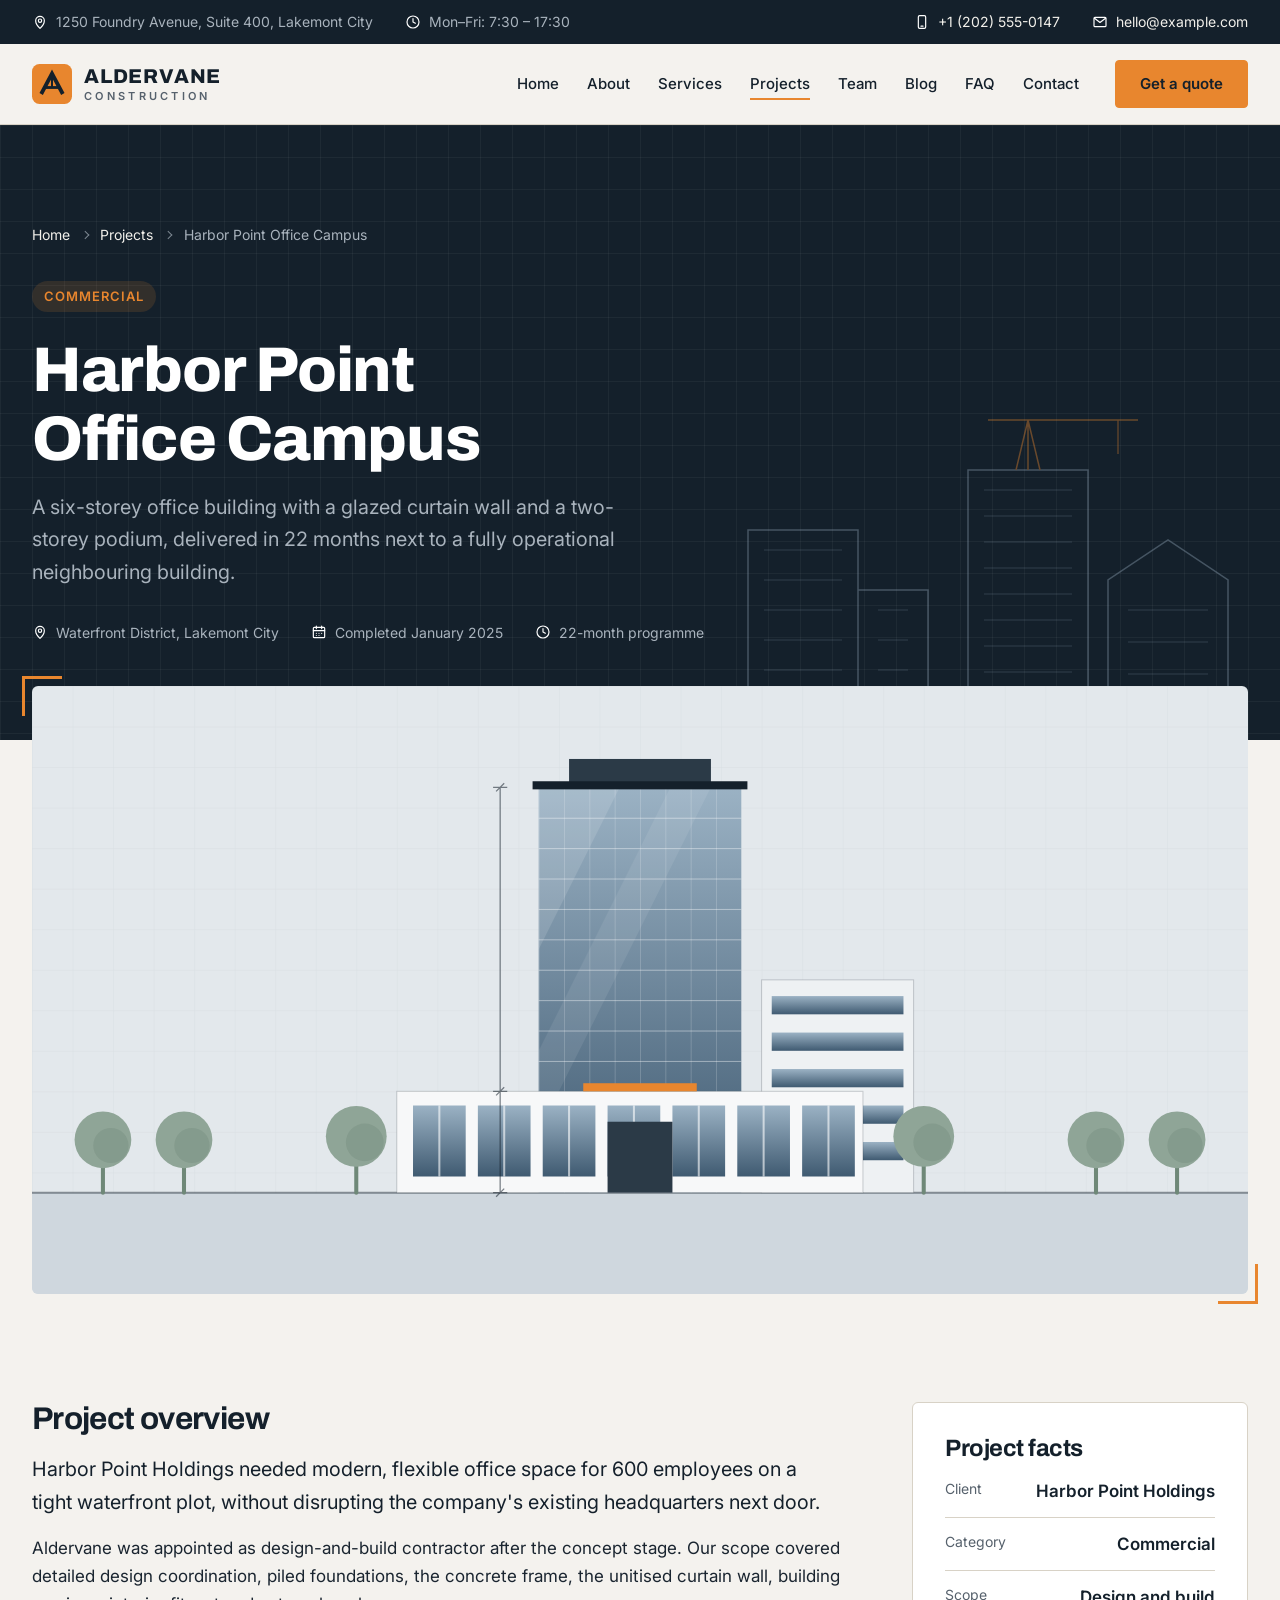
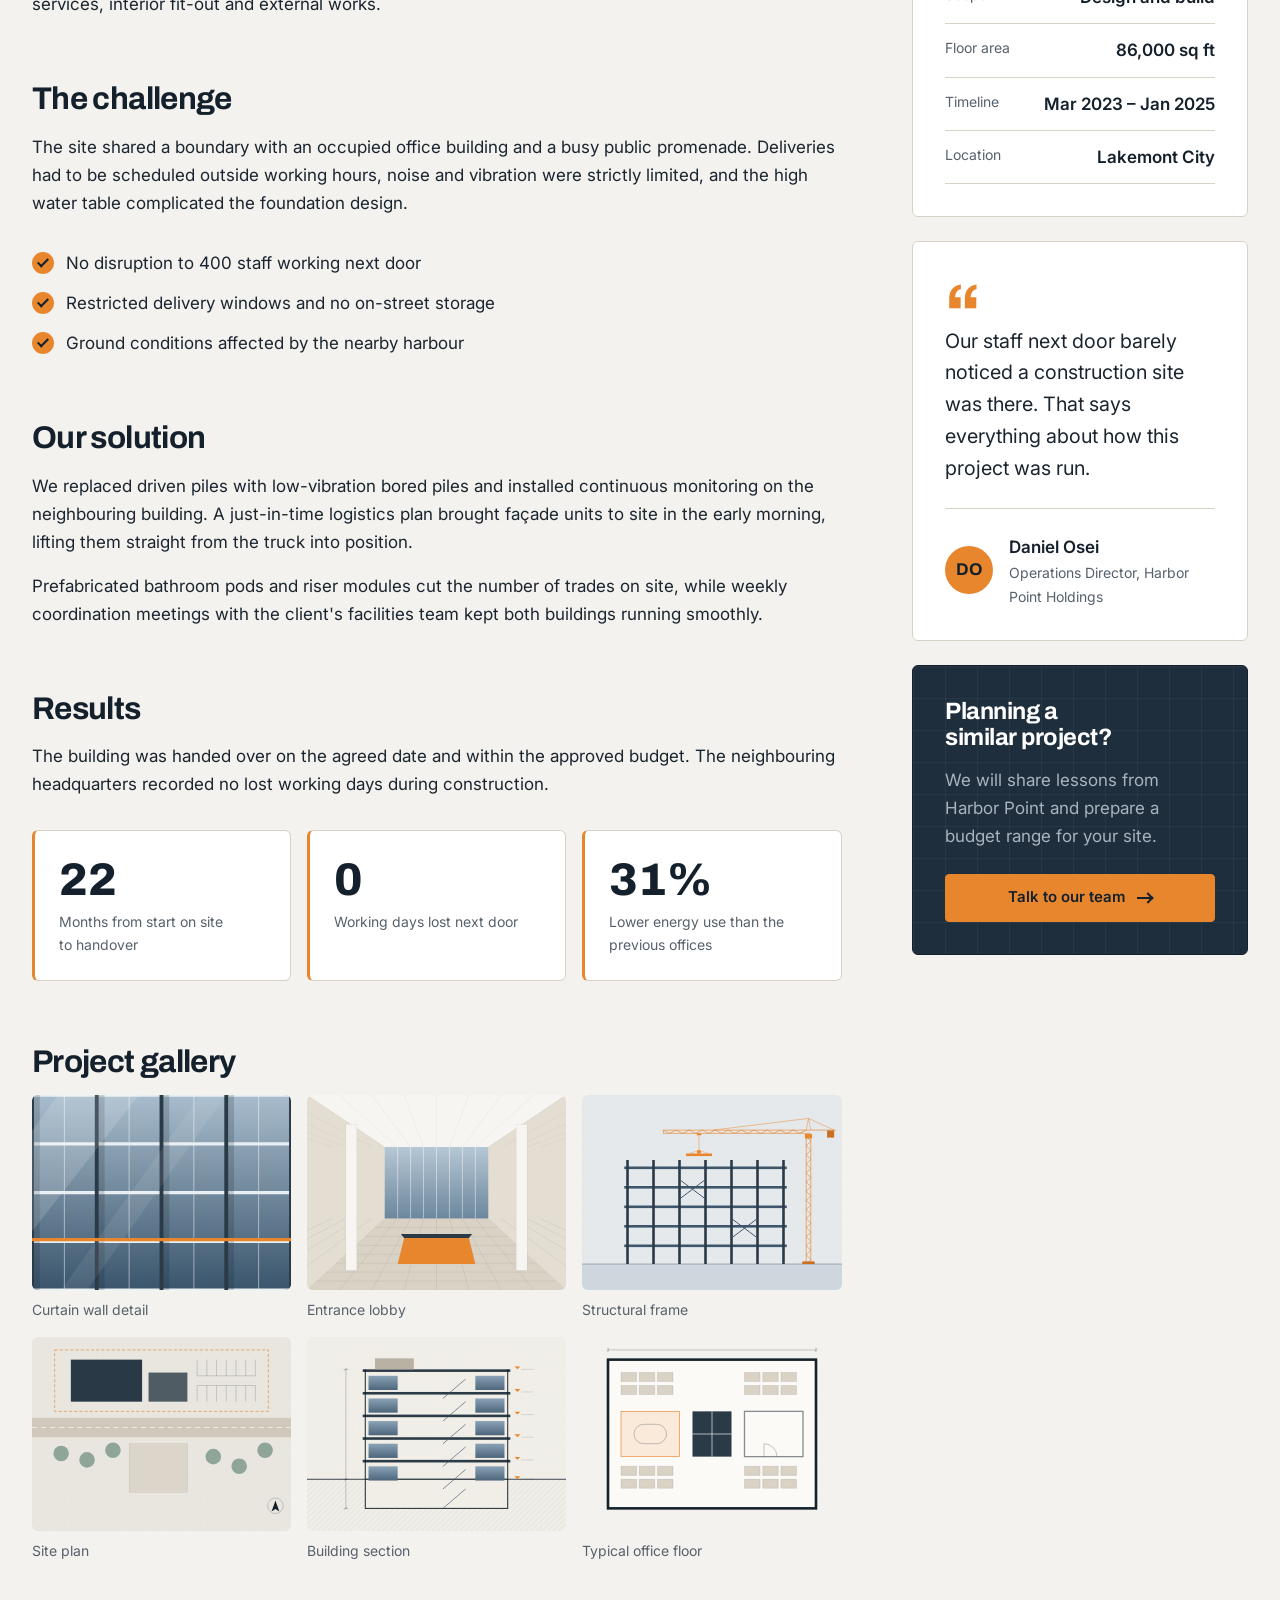
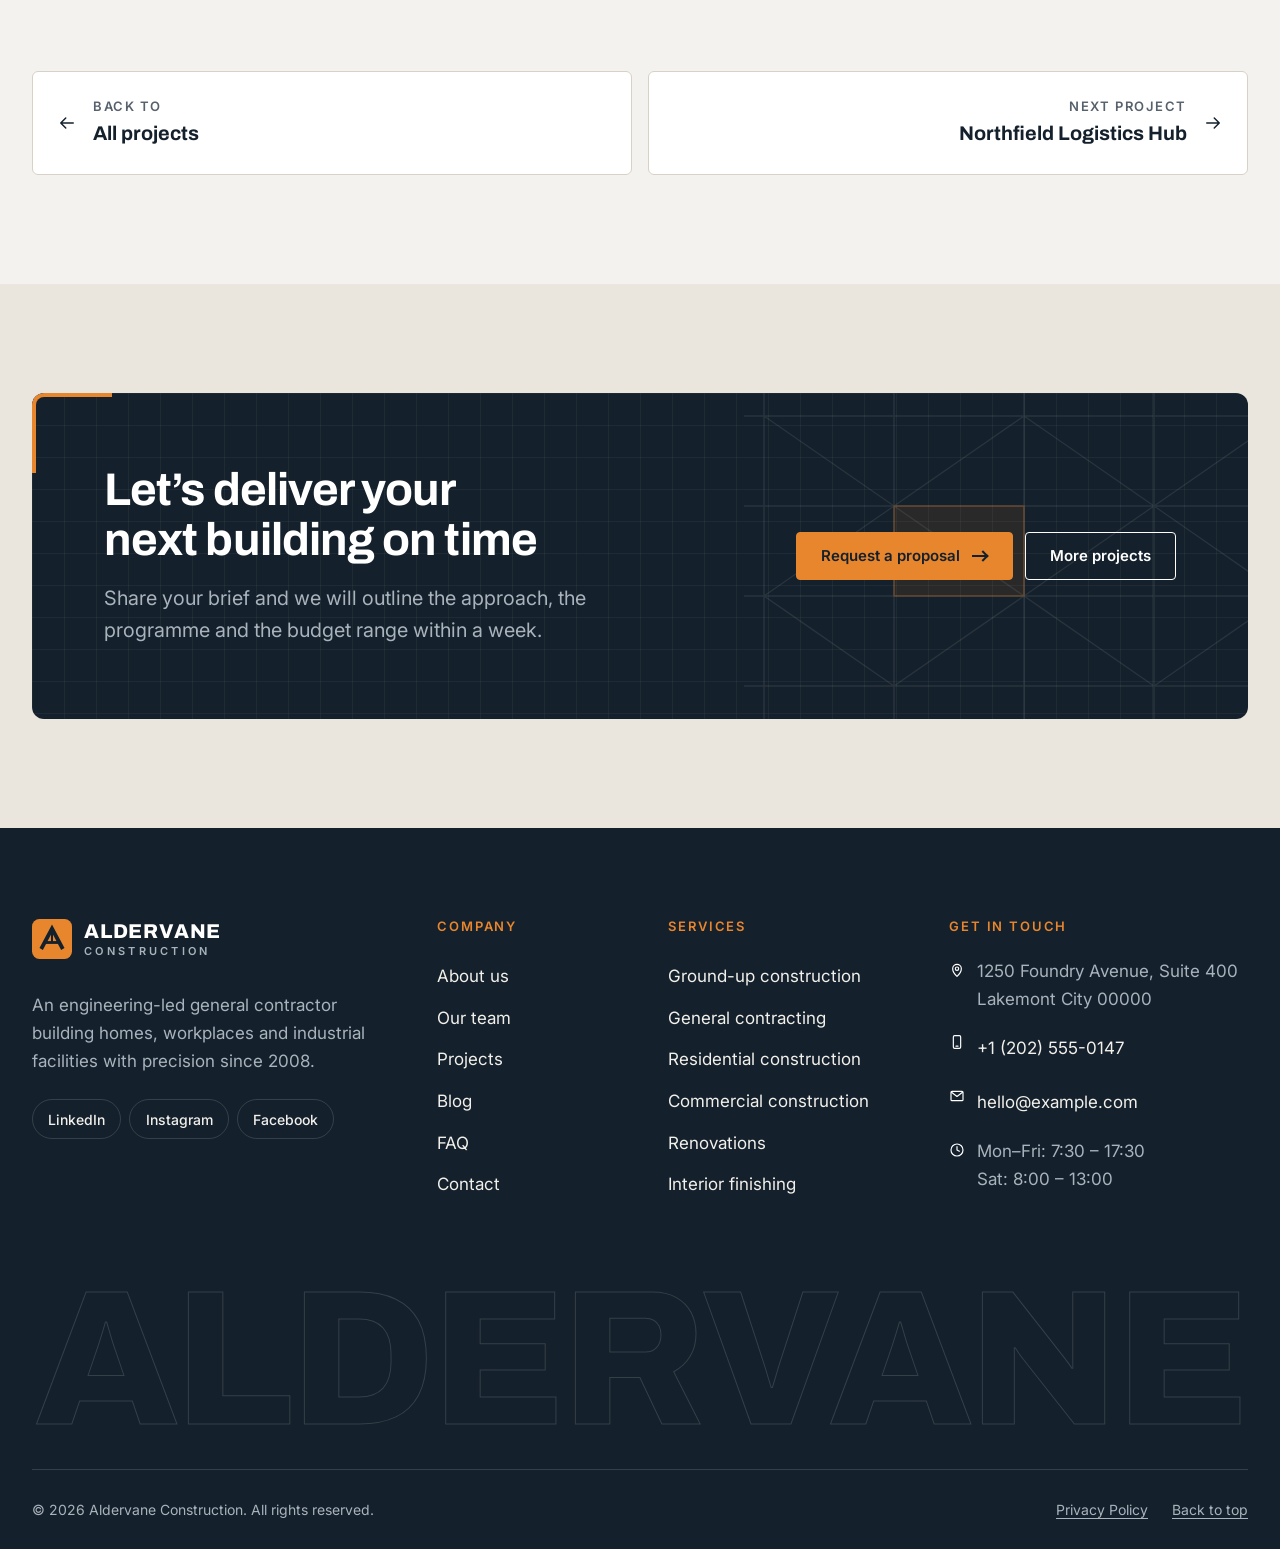
<file: project-details.html>
<!DOCTYPE html>
<html lang="en">
<head>
    <meta charset="utf-8">
    <meta name="viewport" content="width=device-width, initial-scale=1">
    <title>Harbor Point Office Campus | Aldervane Construction</title>
    <meta name="description" content="Case study: a six-storey office campus with a glazed curtain wall, delivered in 22 months while the neighbouring building stayed fully operational.">
    <meta name="robots" content="index, follow">
    <link rel="canonical" href="https://www.example.com/project-details.html">

    <!-- Social sharing: replace https://www.example.com with your own domain -->
    <meta property="og:type" content="article">
    <meta property="og:site_name" content="Aldervane Construction">
    <meta property="og:title" content="Harbor Point Office Campus | Aldervane Construction">
    <meta property="og:description" content="Case study: a six-storey office campus with a glazed curtain wall, delivered in 22 months while the neighbouring building stayed fully operational.">
    <meta property="og:url" content="https://www.example.com/project-details.html">
    <meta property="og:image" content="https://www.example.com/assets/images/social/og-image.jpg">
    <meta property="og:image:width" content="1200">
    <meta property="og:image:height" content="630">
    <meta property="og:image:alt" content="Aldervane Construction logo beside an illustration of a building under construction">
    <meta property="og:locale" content="en_US">
    <meta name="twitter:card" content="summary_large_image">
    <meta name="twitter:title" content="Harbor Point Office Campus | Aldervane Construction">
    <meta name="twitter:description" content="Case study: a six-storey office campus with a glazed curtain wall, delivered in 22 months while the neighbouring building stayed fully operational.">
    <meta name="twitter:image" content="https://www.example.com/assets/images/social/og-image.jpg">
    <meta name="twitter:image:alt" content="Aldervane Construction logo beside an illustration of a building under construction">

    <!-- Favicons -->
    <link rel="icon" href="assets/images/favicon/favicon.ico" sizes="32x32">
    <link rel="icon" href="assets/images/favicon/favicon.svg" type="image/svg+xml">
    <link rel="apple-touch-icon" href="assets/images/favicon/apple-touch-icon.png">
    <link rel="manifest" href="site.webmanifest">
    <meta name="theme-color" content="#14202b">

    <!-- Google Fonts: Archivo (headings) and Inter (body text), SIL Open Font License 1.1 -->
    <link rel="preconnect" href="https://fonts.googleapis.com">
    <link rel="preconnect" href="https://fonts.gstatic.com" crossorigin>
    <link rel="stylesheet" href="https://fonts.googleapis.com/css2?family=Archivo:wght@600..800&amp;family=Inter:wght@400..700&amp;display=swap">

    <!-- Template styles (keep this order) -->
    <link rel="stylesheet" href="assets/css/reset.css">
    <link rel="stylesheet" href="assets/css/variables.css">
    <link rel="stylesheet" href="assets/css/base.css">
    <link rel="stylesheet" href="assets/css/layout.css">
    <link rel="stylesheet" href="assets/css/components.css">
    <link rel="stylesheet" href="assets/css/pages.css">
    <link rel="stylesheet" href="assets/css/utilities.css">
    <link rel="stylesheet" href="assets/css/animations.css">
    <noscript><link rel="stylesheet" href="assets/css/noscript.css"></noscript>

    <!-- Scripts: deferred, one file per feature -->
    <script src="assets/js/main.js" defer></script>
    <script src="assets/js/navigation.js" defer></script>
    <script src="assets/js/animations.js" defer></script>
</head>
<body id="top">
    <a class="skip-link" href="#main-content">Skip to main content</a>

    <!-- ======================================================================
         Top bar (visible on large screens) — edit contact details here
         ====================================================================== -->
    <aside class="topbar theme-dark" aria-label="Contact information">
        <div class="container topbar__inner">
            <ul class="topbar__list">
                <li class="topbar__item"><img class="icon icon--sm" src="assets/icons/map-pin.svg" alt="" width="24" height="24"> 1250 Foundry Avenue, Suite 400, Lakemont City</li>
                <li class="topbar__item"><img class="icon icon--sm" src="assets/icons/clock.svg" alt="" width="24" height="24"> Mon–Fri: 7:30 – 17:30</li>
            </ul>
            <ul class="topbar__list">
                <li class="topbar__item"><img class="icon icon--sm" src="assets/icons/phone.svg" alt="" width="24" height="24"> <a class="topbar__link" href="tel:+12025550147">+1 (202) 555-0147</a></li>
                <li class="topbar__item"><img class="icon icon--sm" src="assets/icons/mail.svg" alt="" width="24" height="24"> <a class="topbar__link" href="mailto:hello@example.com">hello@example.com</a></li>
            </ul>
        </div>
    </aside>

    <!-- ======================================================================
         Header and primary navigation
         ====================================================================== -->
    <header class="site-header" data-site-header>
        <div class="container site-header__inner">
            <!-- Logo: replace the mark image and the company name text -->
            <a class="logo" href="index.html">
                <img class="logo__mark" src="assets/images/logo/logo-mark.svg" alt="" width="40" height="40">
                <span class="logo__text">
                    <span class="logo__name">Aldervane</span>
                    <span class="logo__tagline">Construction</span>
                </span>
            </a>

            <nav class="site-nav" id="site-nav" aria-label="Primary" data-nav>
                <ul class="site-nav__list">
                    <li class="site-nav__item"><a class="site-nav__link" href="index.html">Home</a></li>
                    <li class="site-nav__item"><a class="site-nav__link" href="about.html">About</a></li>
                    <li class="site-nav__item"><a class="site-nav__link" href="services.html">Services</a></li>
                    <li class="site-nav__item"><a class="site-nav__link" href="projects.html" aria-current="page">Projects</a></li>
                    <li class="site-nav__item"><a class="site-nav__link" href="team.html">Team</a></li>
                    <li class="site-nav__item"><a class="site-nav__link" href="blog.html">Blog</a></li>
                    <li class="site-nav__item"><a class="site-nav__link" href="faq.html">FAQ</a></li>
                    <li class="site-nav__item"><a class="site-nav__link" href="contact.html">Contact</a></li>
                </ul>
                <div class="site-nav__extra">
                    <a class="btn btn--primary btn--block" href="contact.html#contact-form">Get a free quote <span class="arrow" aria-hidden="true"></span></a>
                    <div class="site-nav__contact">
                        <a href="tel:+12025550147"><img class="icon" src="assets/icons/phone.svg" alt="" width="24" height="24"> +1 (202) 555-0147</a>
                        <a href="mailto:hello@example.com"><img class="icon" src="assets/icons/mail.svg" alt="" width="24" height="24"> hello@example.com</a>
                    </div>
                </div>
            </nav>

            <div class="site-header__actions">
                <a class="btn btn--primary site-header__cta" href="contact.html#contact-form">Get a quote</a>
                <button class="nav-toggle" type="button" aria-expanded="false" aria-controls="site-nav" data-nav-toggle>
                    <span class="nav-toggle__icon" aria-hidden="true"></span>
                    <span class="visually-hidden">Menu</span>
                </button>
            </div>
        </div>
    </header>

    <main id="main-content" tabindex="-1">
        <!-- ==================================================================
             Project hero
             Duplicate this page for each project and update the content.
             ================================================================== -->
        <section class="page-hero theme-dark bg-grid" aria-labelledby="page-title">
            <div class="container">
                <div class="page-hero__inner">
                    <nav class="breadcrumb" aria-label="Breadcrumb">
                        <ol class="breadcrumb__list">
                            <li class="breadcrumb__item"><a class="breadcrumb__link" href="index.html">Home</a></li>
                            <li class="breadcrumb__item"><a class="breadcrumb__link" href="projects.html">Projects</a></li>
                            <li class="breadcrumb__item" aria-current="page">Harbor Point Office Campus</li>
                        </ol>
                    </nav>
                    <p class="tag mt-xl">Commercial</p>
                    <h1 class="page-hero__title" id="page-title">Harbor Point Office Campus</h1>
                    <p class="page-hero__lead">A six-storey office building with a glazed curtain wall and a two-storey podium, delivered in 22 months next to a fully operational neighbouring building.</p>
                    <ul class="page-hero__meta">
                        <li class="page-hero__meta-item"><img class="icon icon--sm" src="assets/icons/map-pin.svg" alt="" width="24" height="24"> Waterfront District, Lakemont City</li>
                        <li class="page-hero__meta-item"><img class="icon icon--sm" src="assets/icons/calendar.svg" alt="" width="24" height="24"> Completed January 2025</li>
                        <li class="page-hero__meta-item"><img class="icon icon--sm" src="assets/icons/clock.svg" alt="" width="24" height="24"> 22-month programme</li>
                    </ul>
                </div>
            </div>
        </section>

        <!-- ==================================================================
             Main image
             ================================================================== -->
        <div class="container project-hero-image">
            <figure class="media-frame">
                <!-- Replace with a 1600 x 800 px WebP/AVIF photo -->
                <img class="media-frame__image" src="assets/images/projects/project-02-wide.svg" alt="Elevation drawing of the Harbor Point glass office tower rising above its two-storey podium" width="1200" height="600">
            </figure>
        </div>

        <!-- ==================================================================
             Case study with sidebar
             ================================================================== -->
        <section class="section" aria-label="Project case study">
            <div class="container with-sidebar">
                <div class="with-sidebar__main">
                    <div class="detail-section" data-reveal>
                        <h2 class="detail-section__title">Project overview</h2>
                        <p class="lead">Harbor Point Holdings needed modern, flexible office space for 600 employees on a tight waterfront plot, without disrupting the company's existing headquarters next door.</p>
                        <p>Aldervane was appointed as design-and-build contractor after the concept stage. Our scope covered detailed design coordination, piled foundations, the concrete frame, the unitised curtain wall, building services, interior fit-out and external works.</p>
                    </div>

                    <div class="detail-section" data-reveal>
                        <h2 class="detail-section__title">The challenge</h2>
                        <p>The site shared a boundary with an occupied office building and a busy public promenade. Deliveries had to be scheduled outside working hours, noise and vibration were strictly limited, and the high water table complicated the foundation design.</p>
                        <ul class="checklist">
                            <li class="checklist__item">No disruption to 400 staff working next door</li>
                            <li class="checklist__item">Restricted delivery windows and no on-street storage</li>
                            <li class="checklist__item">Ground conditions affected by the nearby harbour</li>
                        </ul>
                    </div>

                    <div class="detail-section" data-reveal>
                        <h2 class="detail-section__title">Our solution</h2>
                        <p>We replaced driven piles with low-vibration bored piles and installed continuous monitoring on the neighbouring building. A just-in-time logistics plan brought façade units to site in the early morning, lifting them straight from the truck into position.</p>
                        <p>Prefabricated bathroom pods and riser modules cut the number of trades on site, while weekly coordination meetings with the client's facilities team kept both buildings running smoothly.</p>
                    </div>

                    <div class="detail-section" data-reveal>
                        <h2 class="detail-section__title">Results</h2>
                        <p>The building was handed over on the agreed date and within the approved budget. The neighbouring headquarters recorded no lost working days during construction.</p>
                        <ul class="results">
                            <li class="results__item">
                                <p class="results__value">22</p>
                                <p class="results__label">Months from start on site to handover</p>
                            </li>
                            <li class="results__item">
                                <p class="results__value">0</p>
                                <p class="results__label">Working days lost next door</p>
                            </li>
                            <li class="results__item">
                                <p class="results__value">31%</p>
                                <p class="results__label">Lower energy use than the previous offices</p>
                            </li>
                        </ul>
                    </div>

                    <div class="detail-section" data-reveal>
                        <h2 class="detail-section__title">Project gallery</h2>
                        <!-- Gallery placeholders: replace with 1200 x 900 px WebP/AVIF photos -->
                        <div class="gallery">
                            <figure class="gallery__item">
                                <img class="gallery__image" src="assets/images/projects/gallery-01.svg" alt="Close-up drawing of the curtain wall with vertical fins" width="800" height="600" loading="lazy" decoding="async">
                                <figcaption class="gallery__caption">Curtain wall detail</figcaption>
                            </figure>
                            <figure class="gallery__item">
                                <img class="gallery__image" src="assets/images/projects/gallery-02.svg" alt="Perspective drawing of the double-height entrance lobby with a reception desk" width="800" height="600" loading="lazy" decoding="async">
                                <figcaption class="gallery__caption">Entrance lobby</figcaption>
                            </figure>
                            <figure class="gallery__item">
                                <img class="gallery__image" src="assets/images/projects/gallery-03.svg" alt="Drawing of the concrete and steel frame under construction with a tower crane" width="800" height="600" loading="lazy" decoding="async">
                                <figcaption class="gallery__caption">Structural frame</figcaption>
                            </figure>
                            <figure class="gallery__item">
                                <img class="gallery__image" src="assets/images/projects/gallery-04.svg" alt="Site plan showing the building footprint, parking and landscaping" width="800" height="600" loading="lazy" decoding="async">
                                <figcaption class="gallery__caption">Site plan</figcaption>
                            </figure>
                            <figure class="gallery__item">
                                <img class="gallery__image" src="assets/images/projects/gallery-05.svg" alt="Cross-section drawing of the building showing floors, stairs and the basement" width="800" height="600" loading="lazy" decoding="async">
                                <figcaption class="gallery__caption">Building section</figcaption>
                            </figure>
                            <figure class="gallery__item">
                                <img class="gallery__image" src="assets/images/projects/gallery-06.svg" alt="Floor plan of an open-plan office level with desks and meeting rooms" width="800" height="600" loading="lazy" decoding="async">
                                <figcaption class="gallery__caption">Typical office floor</figcaption>
                            </figure>
                        </div>
                    </div>
                </div>

                <div class="with-sidebar__aside">
                    <div class="aside-card">
                        <h2 class="aside-card__title">Project facts</h2>
                        <dl class="fact-list">
                            <div class="fact-list__row">
                                <dt class="fact-list__term">Client</dt>
                                <dd class="fact-list__value">Harbor Point Holdings</dd>
                            </div>
                            <div class="fact-list__row">
                                <dt class="fact-list__term">Category</dt>
                                <dd class="fact-list__value">Commercial</dd>
                            </div>
                            <div class="fact-list__row">
                                <dt class="fact-list__term">Scope</dt>
                                <dd class="fact-list__value">Design and build</dd>
                            </div>
                            <div class="fact-list__row">
                                <dt class="fact-list__term">Floor area</dt>
                                <dd class="fact-list__value">86,000 sq ft</dd>
                            </div>
                            <div class="fact-list__row">
                                <dt class="fact-list__term">Timeline</dt>
                                <dd class="fact-list__value">Mar 2023 – Jan 2025</dd>
                            </div>
                            <div class="fact-list__row">
                                <dt class="fact-list__term">Location</dt>
                                <dd class="fact-list__value">Lakemont City</dd>
                            </div>
                        </dl>
                    </div>

                    <figure class="aside-card testimonial">
                        <blockquote class="testimonial__quote">
                            <p>Our staff next door barely noticed a construction site was there. That says everything about how this project was run.</p>
                        </blockquote>
                        <figcaption class="testimonial__author">
                            <span class="testimonial__avatar" aria-hidden="true">DO</span>
                            <span>
                                <span class="testimonial__name">Daniel Osei</span>
                                <span class="testimonial__role">Operations Director, Harbor Point Holdings</span>
                            </span>
                        </figcaption>
                    </figure>

                    <div class="aside-card theme-dark bg-grid">
                        <h2 class="aside-card__title">Planning a similar project?</h2>
                        <p class="aside-card__text">We will share lessons from Harbor Point and prepare a budget range for your site.</p>
                        <a class="btn btn--primary btn--block" href="contact.html#contact-form">Talk to our team <span class="arrow" aria-hidden="true"></span></a>
                    </div>
                </div>
            </div>
        </section>

        <!-- ==================================================================
             Project navigation
             ================================================================== -->
        <nav class="section section--flush-top" aria-label="More projects">
            <div class="container pager">
                <a class="pager__link" href="projects.html">
                    <img class="icon" src="assets/icons/arrow-left.svg" alt="" width="24" height="24">
                    <span>
                        <span class="pager__label">Back to</span>
                        <span class="pager__title">All projects</span>
                    </span>
                </a>
                <a class="pager__link pager__link--next" href="project-details.html">
                    <span>
                        <span class="pager__label">Next project</span>
                        <span class="pager__title">Northfield Logistics Hub</span>
                    </span>
                    <img class="icon" src="assets/icons/arrow-right.svg" alt="" width="24" height="24">
                </a>
            </div>
        </nav>

        <!-- ==================================================================
             Call to action
             ================================================================== -->
        <section class="section section--alt" aria-labelledby="cta-title">
            <div class="container">
                <div class="cta-band theme-dark bg-grid" data-reveal>
                    <div class="cta-band__inner">
                        <div>
                            <h2 class="cta-band__title" id="cta-title">Let’s deliver your next building on time</h2>
                            <p class="cta-band__text">Share your brief and we will outline the approach, the programme and the budget range within a week.</p>
                        </div>
                        <div class="cta-band__actions">
                            <a class="btn btn--primary" href="contact.html#contact-form">Request a proposal <span class="arrow" aria-hidden="true"></span></a>
                            <a class="btn btn--outline" href="projects.html">More projects</a>
                        </div>
                    </div>
                </div>
            </div>
        </section>
    </main>

    <!-- ======================================================================
         Footer
         ====================================================================== -->
    <footer class="site-footer theme-dark">
        <div class="container">
            <div class="site-footer__top">
                <div class="site-footer__brand">
                    <a class="logo" href="index.html">
                        <img class="logo__mark" src="assets/images/logo/logo-mark.svg" alt="" width="40" height="40">
                        <span class="logo__text">
                            <span class="logo__name">Aldervane</span>
                            <span class="logo__tagline">Construction</span>
                        </span>
                    </a>
                    <p class="site-footer__about">An engineering-led general contractor building homes, workplaces and industrial facilities with precision since 2008.</p>
                    <!-- Social profiles: replace the URLs with your own profile pages -->
                    <ul class="social-links" aria-label="Social media">
                        <li><a class="social-links__link" href="https://www.linkedin.com/">LinkedIn</a></li>
                        <li><a class="social-links__link" href="https://www.instagram.com/">Instagram</a></li>
                        <li><a class="social-links__link" href="https://www.facebook.com/">Facebook</a></li>
                    </ul>
                </div>

                <nav class="site-footer__col" aria-labelledby="footer-company-title">
                    <h2 class="site-footer__title" id="footer-company-title">Company</h2>
                    <ul class="site-footer__links">
                        <li><a href="about.html">About us</a></li>
                        <li><a href="team.html">Our team</a></li>
                        <li><a href="projects.html">Projects</a></li>
                        <li><a href="blog.html">Blog</a></li>
                        <li><a href="faq.html">FAQ</a></li>
                        <li><a href="contact.html">Contact</a></li>
                    </ul>
                </nav>

                <nav class="site-footer__col" aria-labelledby="footer-services-title">
                    <h2 class="site-footer__title" id="footer-services-title">Services</h2>
                    <ul class="site-footer__links">
                        <li><a href="services.html#ground-up-construction">Ground-up construction</a></li>
                        <li><a href="services.html#general-contracting">General contracting</a></li>
                        <li><a href="services.html#residential-construction">Residential construction</a></li>
                        <li><a href="services.html#commercial-construction">Commercial construction</a></li>
                        <li><a href="services.html#renovations">Renovations</a></li>
                        <li><a href="services.html#interior-finishing">Interior finishing</a></li>
                    </ul>
                </nav>

                <div class="site-footer__col">
                    <h2 class="site-footer__title">Get in touch</h2>
                    <address class="site-footer__contact">
                        <span class="site-footer__contact-item"><img class="icon icon--sm" src="assets/icons/map-pin.svg" alt="" width="24" height="24"> <span>1250 Foundry Avenue, Suite 400<br>Lakemont City 00000</span></span>
                        <span class="site-footer__contact-item"><img class="icon icon--sm" src="assets/icons/phone.svg" alt="" width="24" height="24"> <a href="tel:+12025550147">+1 (202) 555-0147</a></span>
                        <span class="site-footer__contact-item"><img class="icon icon--sm" src="assets/icons/mail.svg" alt="" width="24" height="24"> <a href="mailto:hello@example.com">hello@example.com</a></span>
                        <span class="site-footer__contact-item"><img class="icon icon--sm" src="assets/icons/clock.svg" alt="" width="24" height="24"> <span>Mon–Fri: 7:30 – 17:30<br>Sat: 8:00 – 13:00</span></span>
                    </address>
                </div>
            </div>

            <p class="site-footer__wordmark" aria-hidden="true">Aldervane</p>

            <div class="site-footer__bottom">
                <p>&copy; <span data-current-year>2026</span> Aldervane Construction. All rights reserved.</p>
                <ul class="site-footer__legal">
                    <li><a href="privacy-policy.html">Privacy Policy</a></li>
                    <li><a href="#top">Back to top</a></li>
                </ul>
            </div>
        </div>
    </footer>
</body>
</html>
</file>
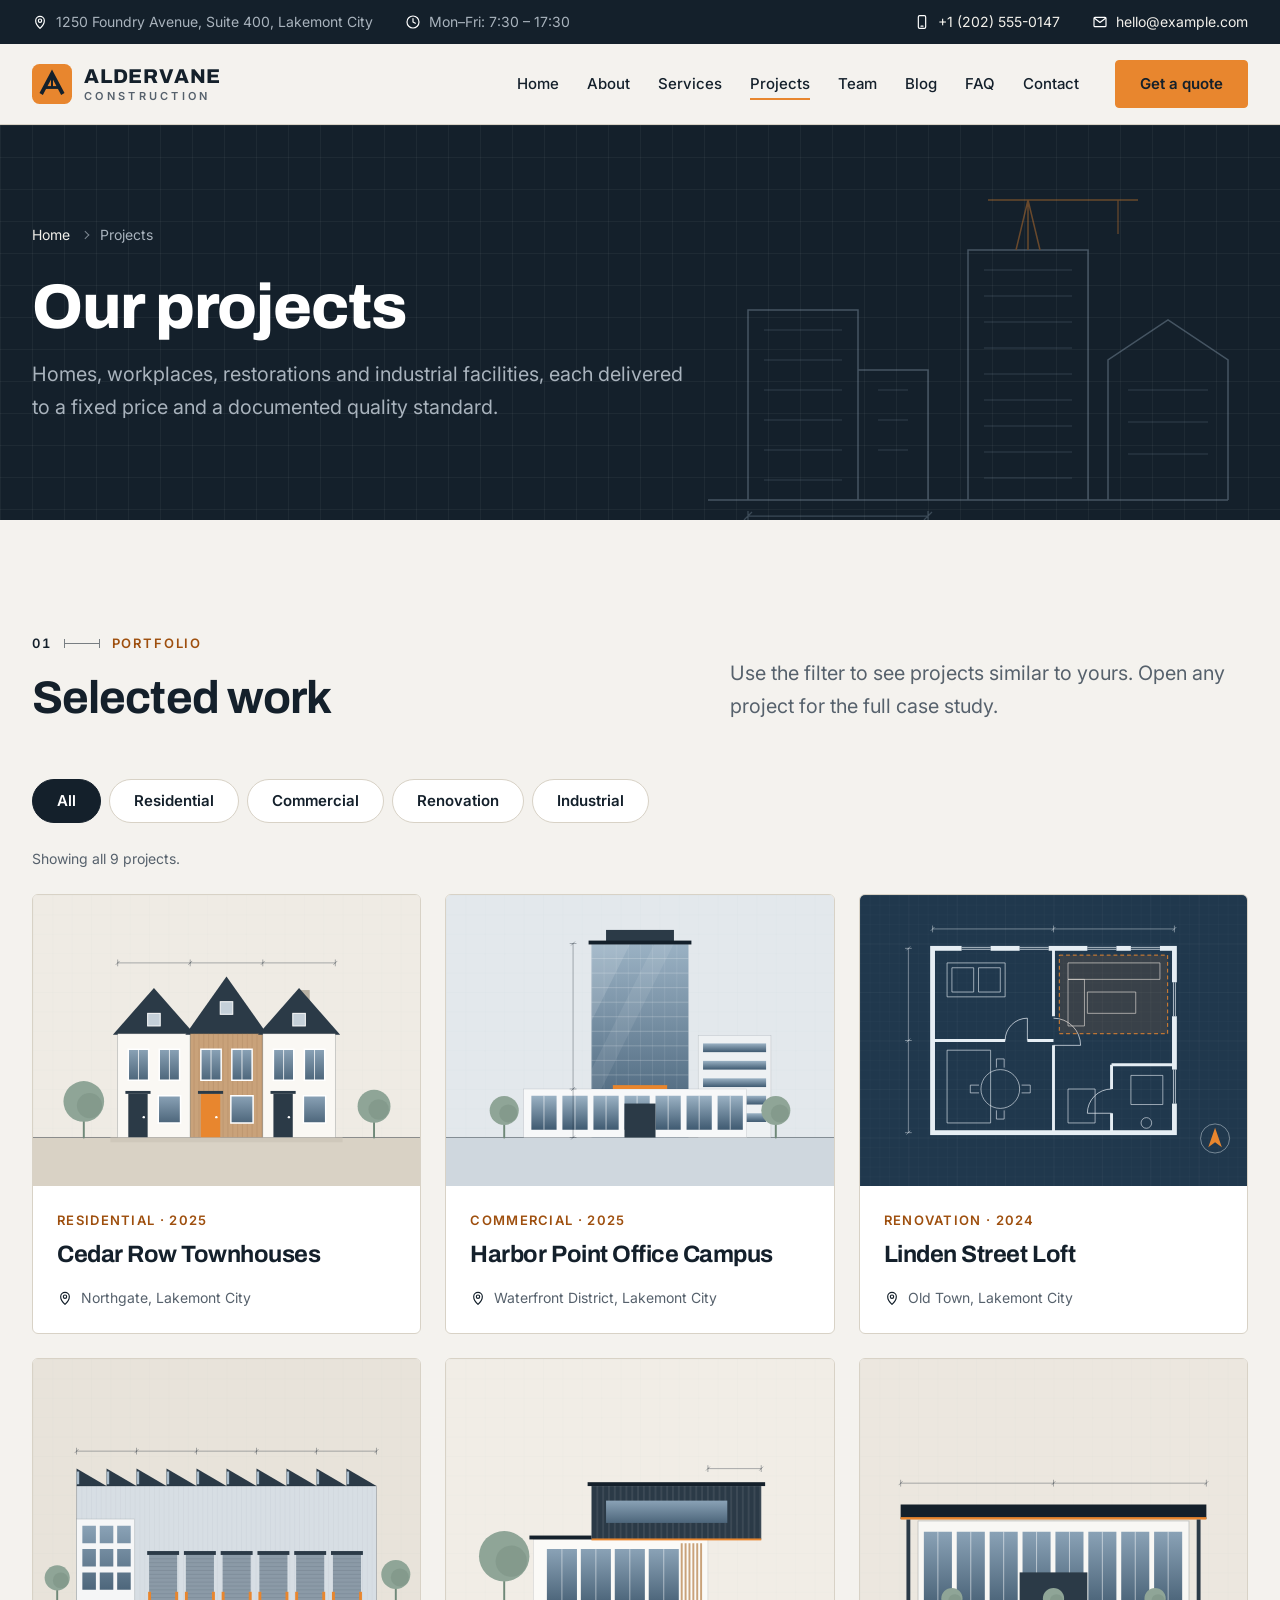
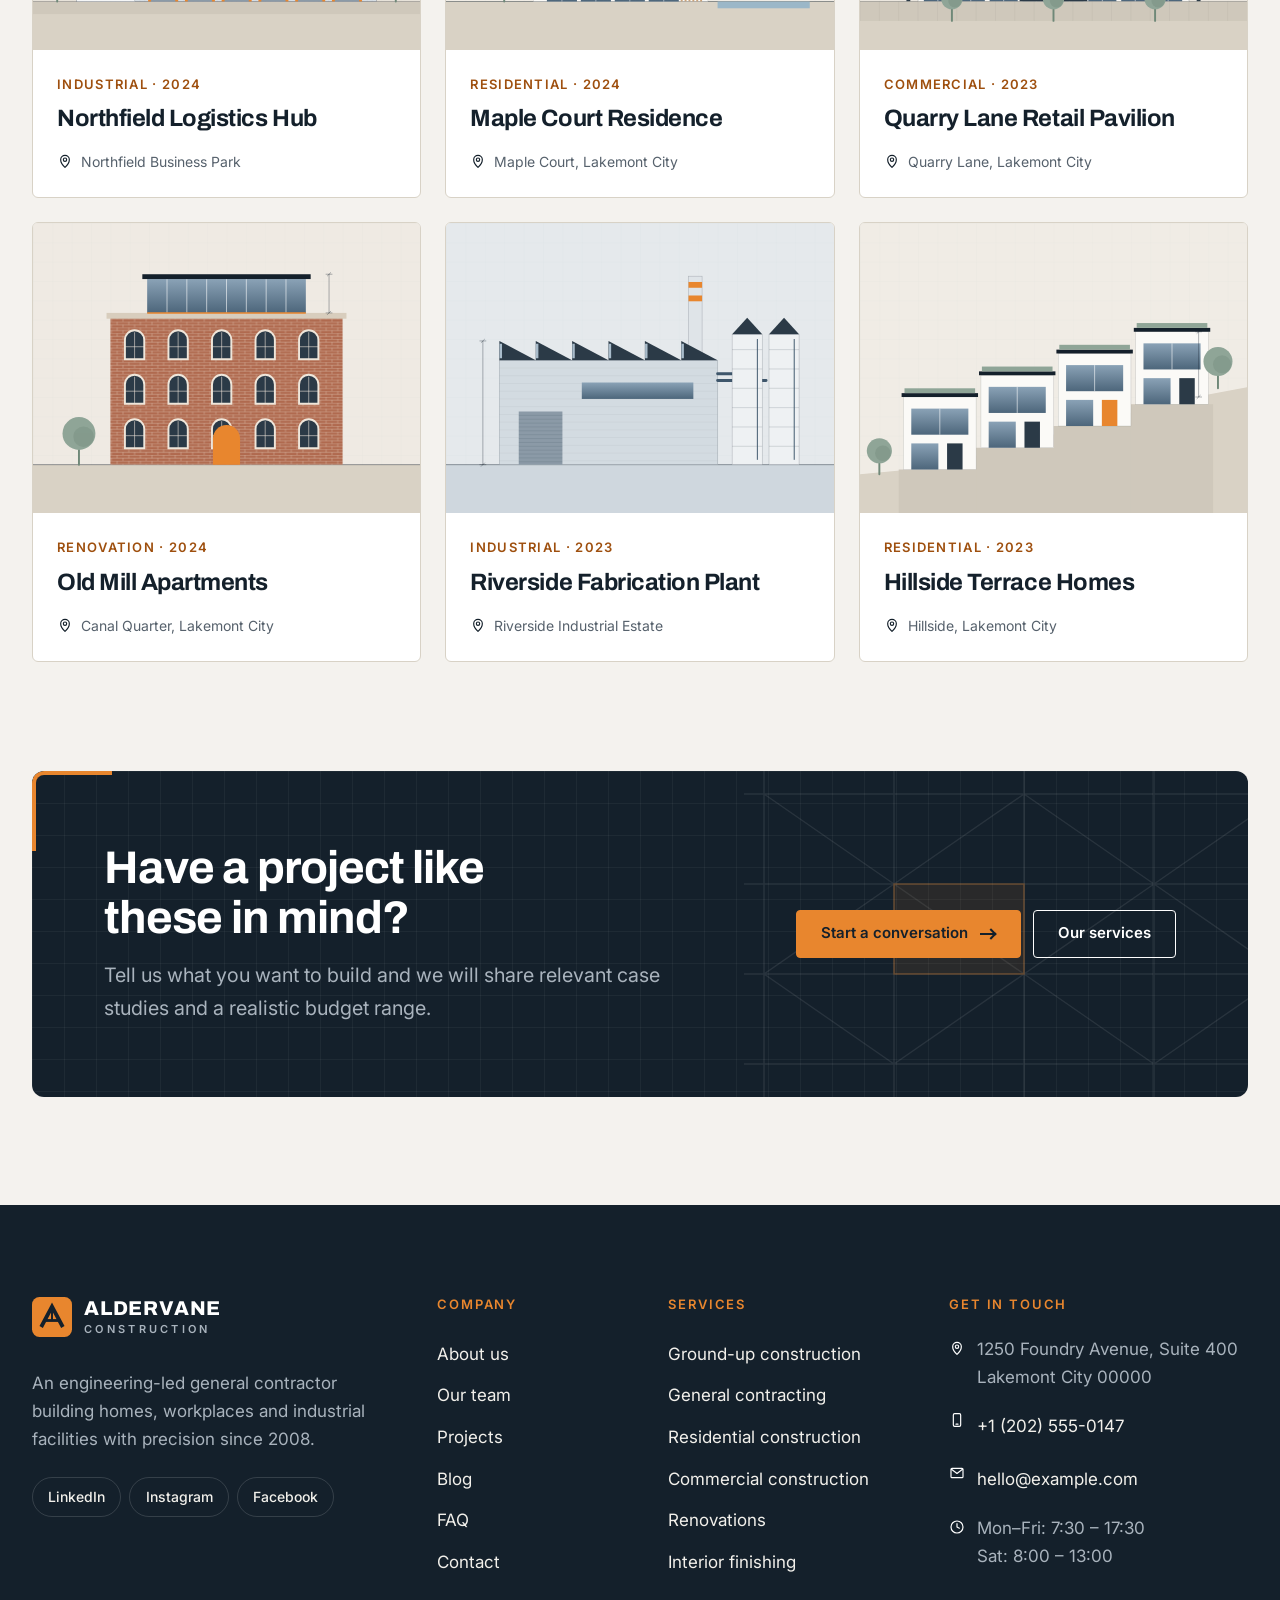
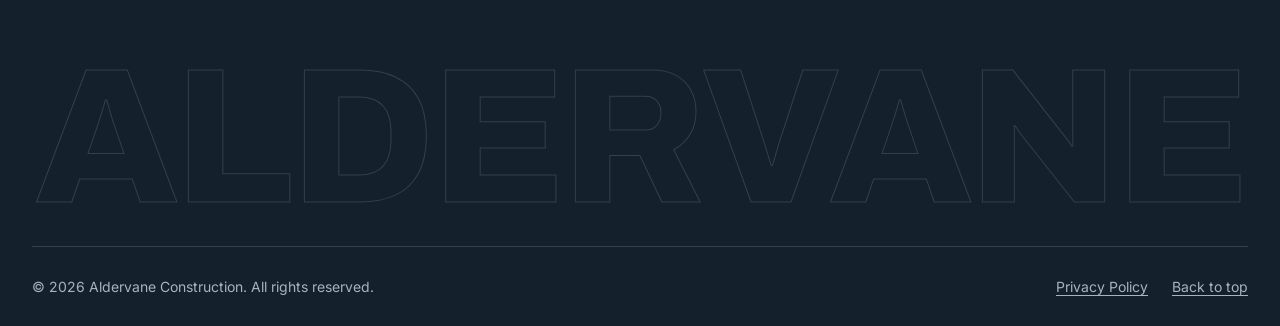
<file: projects.html>
<!DOCTYPE html>
<html lang="en">
<head>
    <meta charset="utf-8">
    <meta name="viewport" content="width=device-width, initial-scale=1">
    <title>Projects & Portfolio | Aldervane Construction</title>
    <meta name="description" content="Browse selected residential, commercial, renovation and industrial projects. Filter the portfolio by category to find work similar to yours.">
    <meta name="robots" content="index, follow">
    <link rel="canonical" href="https://www.example.com/projects.html">

    <!-- Social sharing: replace https://www.example.com with your own domain -->
    <meta property="og:type" content="website">
    <meta property="og:site_name" content="Aldervane Construction">
    <meta property="og:title" content="Projects & Portfolio | Aldervane Construction">
    <meta property="og:description" content="Browse selected residential, commercial, renovation and industrial projects. Filter the portfolio by category to find work similar to yours.">
    <meta property="og:url" content="https://www.example.com/projects.html">
    <meta property="og:image" content="https://www.example.com/assets/images/social/og-image.jpg">
    <meta property="og:image:width" content="1200">
    <meta property="og:image:height" content="630">
    <meta property="og:image:alt" content="Aldervane Construction logo beside an illustration of a building under construction">
    <meta property="og:locale" content="en_US">
    <meta name="twitter:card" content="summary_large_image">
    <meta name="twitter:title" content="Projects & Portfolio | Aldervane Construction">
    <meta name="twitter:description" content="Browse selected residential, commercial, renovation and industrial projects. Filter the portfolio by category to find work similar to yours.">
    <meta name="twitter:image" content="https://www.example.com/assets/images/social/og-image.jpg">
    <meta name="twitter:image:alt" content="Aldervane Construction logo beside an illustration of a building under construction">

    <!-- Favicons -->
    <link rel="icon" href="assets/images/favicon/favicon.ico" sizes="32x32">
    <link rel="icon" href="assets/images/favicon/favicon.svg" type="image/svg+xml">
    <link rel="apple-touch-icon" href="assets/images/favicon/apple-touch-icon.png">
    <link rel="manifest" href="site.webmanifest">
    <meta name="theme-color" content="#14202b">

    <!-- Google Fonts: Archivo (headings) and Inter (body text), SIL Open Font License 1.1 -->
    <link rel="preconnect" href="https://fonts.googleapis.com">
    <link rel="preconnect" href="https://fonts.gstatic.com" crossorigin>
    <link rel="stylesheet" href="https://fonts.googleapis.com/css2?family=Archivo:wght@600..800&amp;family=Inter:wght@400..700&amp;display=swap">

    <!-- Template styles (keep this order) -->
    <link rel="stylesheet" href="assets/css/reset.css">
    <link rel="stylesheet" href="assets/css/variables.css">
    <link rel="stylesheet" href="assets/css/base.css">
    <link rel="stylesheet" href="assets/css/layout.css">
    <link rel="stylesheet" href="assets/css/components.css">
    <link rel="stylesheet" href="assets/css/pages.css">
    <link rel="stylesheet" href="assets/css/utilities.css">
    <link rel="stylesheet" href="assets/css/animations.css">
    <noscript><link rel="stylesheet" href="assets/css/noscript.css"></noscript>

    <!-- Scripts: deferred, one file per feature -->
    <script src="assets/js/main.js" defer></script>
    <script src="assets/js/navigation.js" defer></script>
    <script src="assets/js/animations.js" defer></script>
    <script src="assets/js/projects-filter.js" defer></script>
</head>
<body id="top">
    <a class="skip-link" href="#main-content">Skip to main content</a>

    <!-- ======================================================================
         Top bar (visible on large screens) — edit contact details here
         ====================================================================== -->
    <aside class="topbar theme-dark" aria-label="Contact information">
        <div class="container topbar__inner">
            <ul class="topbar__list">
                <li class="topbar__item"><img class="icon icon--sm" src="assets/icons/map-pin.svg" alt="" width="24" height="24"> 1250 Foundry Avenue, Suite 400, Lakemont City</li>
                <li class="topbar__item"><img class="icon icon--sm" src="assets/icons/clock.svg" alt="" width="24" height="24"> Mon–Fri: 7:30 – 17:30</li>
            </ul>
            <ul class="topbar__list">
                <li class="topbar__item"><img class="icon icon--sm" src="assets/icons/phone.svg" alt="" width="24" height="24"> <a class="topbar__link" href="tel:+12025550147">+1 (202) 555-0147</a></li>
                <li class="topbar__item"><img class="icon icon--sm" src="assets/icons/mail.svg" alt="" width="24" height="24"> <a class="topbar__link" href="mailto:hello@example.com">hello@example.com</a></li>
            </ul>
        </div>
    </aside>

    <!-- ======================================================================
         Header and primary navigation
         ====================================================================== -->
    <header class="site-header" data-site-header>
        <div class="container site-header__inner">
            <!-- Logo: replace the mark image and the company name text -->
            <a class="logo" href="index.html">
                <img class="logo__mark" src="assets/images/logo/logo-mark.svg" alt="" width="40" height="40">
                <span class="logo__text">
                    <span class="logo__name">Aldervane</span>
                    <span class="logo__tagline">Construction</span>
                </span>
            </a>

            <nav class="site-nav" id="site-nav" aria-label="Primary" data-nav>
                <ul class="site-nav__list">
                    <li class="site-nav__item"><a class="site-nav__link" href="index.html">Home</a></li>
                    <li class="site-nav__item"><a class="site-nav__link" href="about.html">About</a></li>
                    <li class="site-nav__item"><a class="site-nav__link" href="services.html">Services</a></li>
                    <li class="site-nav__item"><a class="site-nav__link" href="projects.html" aria-current="page">Projects</a></li>
                    <li class="site-nav__item"><a class="site-nav__link" href="team.html">Team</a></li>
                    <li class="site-nav__item"><a class="site-nav__link" href="blog.html">Blog</a></li>
                    <li class="site-nav__item"><a class="site-nav__link" href="faq.html">FAQ</a></li>
                    <li class="site-nav__item"><a class="site-nav__link" href="contact.html">Contact</a></li>
                </ul>
                <div class="site-nav__extra">
                    <a class="btn btn--primary btn--block" href="contact.html#contact-form">Get a free quote <span class="arrow" aria-hidden="true"></span></a>
                    <div class="site-nav__contact">
                        <a href="tel:+12025550147"><img class="icon" src="assets/icons/phone.svg" alt="" width="24" height="24"> +1 (202) 555-0147</a>
                        <a href="mailto:hello@example.com"><img class="icon" src="assets/icons/mail.svg" alt="" width="24" height="24"> hello@example.com</a>
                    </div>
                </div>
            </nav>

            <div class="site-header__actions">
                <a class="btn btn--primary site-header__cta" href="contact.html#contact-form">Get a quote</a>
                <button class="nav-toggle" type="button" aria-expanded="false" aria-controls="site-nav" data-nav-toggle>
                    <span class="nav-toggle__icon" aria-hidden="true"></span>
                    <span class="visually-hidden">Menu</span>
                </button>
            </div>
        </div>
    </header>

    <main id="main-content" tabindex="-1">
        <!-- ==================================================================
             Page hero
             ================================================================== -->
        <section class="page-hero theme-dark bg-grid" aria-labelledby="page-title">
            <div class="container">
                <div class="page-hero__inner">
                    <nav class="breadcrumb" aria-label="Breadcrumb">
                        <ol class="breadcrumb__list">
                            <li class="breadcrumb__item"><a class="breadcrumb__link" href="index.html">Home</a></li>
                            <li class="breadcrumb__item" aria-current="page">Projects</li>
                        </ol>
                    </nav>
                    <h1 class="page-hero__title" id="page-title">Our projects</h1>
                    <p class="page-hero__lead">Homes, workplaces, restorations and industrial facilities, each delivered to a fixed price and a documented quality standard.</p>
                </div>
            </div>
        </section>

        <!-- ==================================================================
             Portfolio with category filter (see assets/js/projects-filter.js)
             To add a project: copy one <li> block and set data-category to
             residential, commercial, renovation or industrial.
             ================================================================== -->
        <section class="section" aria-labelledby="portfolio-title">
            <div class="container">
                <div class="section-head section-head--split">
                    <div>
                        <p class="eyebrow"><span class="eyebrow__index">01</span>Portfolio</p>
                        <h2 class="section-head__title" id="portfolio-title">Selected work</h2>
                    </div>
                    <p class="section-head__lead">Use the filter to see projects similar to yours. Open any project for the full case study.</p>
                </div>

                <div class="filter" role="group" aria-label="Filter projects by category" data-filter>
                    <button class="filter__button" type="button" aria-pressed="true" data-filter-value="all">All</button>
                    <button class="filter__button" type="button" aria-pressed="false" data-filter-value="residential">Residential</button>
                    <button class="filter__button" type="button" aria-pressed="false" data-filter-value="commercial">Commercial</button>
                    <button class="filter__button" type="button" aria-pressed="false" data-filter-value="renovation">Renovation</button>
                    <button class="filter__button" type="button" aria-pressed="false" data-filter-value="industrial">Industrial</button>
                </div>
                <p class="filter__status" role="status" data-filter-status>Showing all 9 projects.</p>

                <ul class="grid grid--3" data-filter-list>
                    <li data-category="residential" data-reveal>
                        <article class="project-card">
                            <div class="project-card__media">
                                <img class="project-card__image" src="assets/images/projects/project-01.svg" alt="Elevation drawing of three terraced townhouses with pitched roofs" width="800" height="600" loading="lazy" decoding="async">
                                <span class="project-card__badge" aria-hidden="true"><img class="icon" src="assets/icons/arrow-up-right.svg" alt="" width="24" height="24"></span>
                            </div>
                            <div class="project-card__body">
                                <p class="project-card__category">Residential · 2025</p>
                                <h3 class="project-card__title"><a class="project-card__link" href="project-details.html">Cedar Row Townhouses</a></h3>
                                <p class="project-card__meta"><img class="icon icon--sm" src="assets/icons/map-pin.svg" alt="" width="24" height="24"> Northgate, Lakemont City</p>
                            </div>
                        </article>
                    </li>
                    <li data-category="commercial" data-reveal>
                        <article class="project-card">
                            <div class="project-card__media">
                                <img class="project-card__image" src="assets/images/projects/project-02.svg" alt="Elevation drawing of a glass office tower rising above a two-storey podium" width="800" height="600" loading="lazy" decoding="async">
                                <span class="project-card__badge" aria-hidden="true"><img class="icon" src="assets/icons/arrow-up-right.svg" alt="" width="24" height="24"></span>
                            </div>
                            <div class="project-card__body">
                                <p class="project-card__category">Commercial · 2025</p>
                                <h3 class="project-card__title"><a class="project-card__link" href="project-details.html">Harbor Point Office Campus</a></h3>
                                <p class="project-card__meta"><img class="icon icon--sm" src="assets/icons/map-pin.svg" alt="" width="24" height="24"> Waterfront District, Lakemont City</p>
                            </div>
                        </article>
                    </li>
                    <li data-category="renovation" data-reveal>
                        <article class="project-card">
                            <div class="project-card__media">
                                <img class="project-card__image" src="assets/images/projects/project-03.svg" alt="Blueprint floor plan of a loft apartment with the renovated kitchen area highlighted" width="800" height="600" loading="lazy" decoding="async">
                                <span class="project-card__badge" aria-hidden="true"><img class="icon" src="assets/icons/arrow-up-right.svg" alt="" width="24" height="24"></span>
                            </div>
                            <div class="project-card__body">
                                <p class="project-card__category">Renovation · 2024</p>
                                <h3 class="project-card__title"><a class="project-card__link" href="project-details.html">Linden Street Loft</a></h3>
                                <p class="project-card__meta"><img class="icon icon--sm" src="assets/icons/map-pin.svg" alt="" width="24" height="24"> Old Town, Lakemont City</p>
                            </div>
                        </article>
                    </li>
                    <li data-category="industrial" data-reveal>
                        <article class="project-card">
                            <div class="project-card__media">
                                <img class="project-card__image" src="assets/images/projects/project-04.svg" alt="Elevation drawing of a long logistics warehouse with a sawtooth roof and six loading docks" width="800" height="600" loading="lazy" decoding="async">
                                <span class="project-card__badge" aria-hidden="true"><img class="icon" src="assets/icons/arrow-up-right.svg" alt="" width="24" height="24"></span>
                            </div>
                            <div class="project-card__body">
                                <p class="project-card__category">Industrial · 2024</p>
                                <h3 class="project-card__title"><a class="project-card__link" href="project-details.html">Northfield Logistics Hub</a></h3>
                                <p class="project-card__meta"><img class="icon icon--sm" src="assets/icons/map-pin.svg" alt="" width="24" height="24"> Northfield Business Park</p>
                            </div>
                        </article>
                    </li>
                    <li data-category="residential" data-reveal>
                        <article class="project-card">
                            <div class="project-card__media">
                                <img class="project-card__image" src="assets/images/projects/project-05.svg" alt="Elevation drawing of a modern villa with a dark cantilevered upper floor" width="800" height="600" loading="lazy" decoding="async">
                                <span class="project-card__badge" aria-hidden="true"><img class="icon" src="assets/icons/arrow-up-right.svg" alt="" width="24" height="24"></span>
                            </div>
                            <div class="project-card__body">
                                <p class="project-card__category">Residential · 2024</p>
                                <h3 class="project-card__title"><a class="project-card__link" href="project-details.html">Maple Court Residence</a></h3>
                                <p class="project-card__meta"><img class="icon icon--sm" src="assets/icons/map-pin.svg" alt="" width="24" height="24"> Maple Court, Lakemont City</p>
                            </div>
                        </article>
                    </li>
                    <li data-category="commercial" data-reveal>
                        <article class="project-card">
                            <div class="project-card__media">
                                <img class="project-card__image" src="assets/images/projects/project-06.svg" alt="Elevation drawing of a single-storey retail pavilion with a long canopy roof" width="800" height="600" loading="lazy" decoding="async">
                                <span class="project-card__badge" aria-hidden="true"><img class="icon" src="assets/icons/arrow-up-right.svg" alt="" width="24" height="24"></span>
                            </div>
                            <div class="project-card__body">
                                <p class="project-card__category">Commercial · 2023</p>
                                <h3 class="project-card__title"><a class="project-card__link" href="project-details.html">Quarry Lane Retail Pavilion</a></h3>
                                <p class="project-card__meta"><img class="icon icon--sm" src="assets/icons/map-pin.svg" alt="" width="24" height="24"> Quarry Lane, Lakemont City</p>
                            </div>
                        </article>
                    </li>
                    <li data-category="renovation" data-reveal>
                        <article class="project-card">
                            <div class="project-card__media">
                                <img class="project-card__image" src="assets/images/projects/project-07.svg" alt="Elevation drawing of a brick mill building with arched windows and a new glass rooftop extension" width="800" height="600" loading="lazy" decoding="async">
                                <span class="project-card__badge" aria-hidden="true"><img class="icon" src="assets/icons/arrow-up-right.svg" alt="" width="24" height="24"></span>
                            </div>
                            <div class="project-card__body">
                                <p class="project-card__category">Renovation · 2024</p>
                                <h3 class="project-card__title"><a class="project-card__link" href="project-details.html">Old Mill Apartments</a></h3>
                                <p class="project-card__meta"><img class="icon icon--sm" src="assets/icons/map-pin.svg" alt="" width="24" height="24"> Canal Quarter, Lakemont City</p>
                            </div>
                        </article>
                    </li>
                    <li data-category="industrial" data-reveal>
                        <article class="project-card">
                            <div class="project-card__media">
                                <img class="project-card__image" src="assets/images/projects/project-08.svg" alt="Elevation drawing of a fabrication plant with a sawtooth roof, a chimney and two silos" width="800" height="600" loading="lazy" decoding="async">
                                <span class="project-card__badge" aria-hidden="true"><img class="icon" src="assets/icons/arrow-up-right.svg" alt="" width="24" height="24"></span>
                            </div>
                            <div class="project-card__body">
                                <p class="project-card__category">Industrial · 2023</p>
                                <h3 class="project-card__title"><a class="project-card__link" href="project-details.html">Riverside Fabrication Plant</a></h3>
                                <p class="project-card__meta"><img class="icon icon--sm" src="assets/icons/map-pin.svg" alt="" width="24" height="24"> Riverside Industrial Estate</p>
                            </div>
                        </article>
                    </li>
                    <li data-category="residential" data-reveal>
                        <article class="project-card">
                            <div class="project-card__media">
                                <img class="project-card__image" src="assets/images/projects/project-09.svg" alt="Elevation drawing of four terraced homes stepping up a hillside" width="800" height="600" loading="lazy" decoding="async">
                                <span class="project-card__badge" aria-hidden="true"><img class="icon" src="assets/icons/arrow-up-right.svg" alt="" width="24" height="24"></span>
                            </div>
                            <div class="project-card__body">
                                <p class="project-card__category">Residential · 2023</p>
                                <h3 class="project-card__title"><a class="project-card__link" href="project-details.html">Hillside Terrace Homes</a></h3>
                                <p class="project-card__meta"><img class="icon icon--sm" src="assets/icons/map-pin.svg" alt="" width="24" height="24"> Hillside, Lakemont City</p>
                            </div>
                        </article>
                    </li>
                </ul>
            </div>
        </section>

        <!-- ==================================================================
             Call to action
             ================================================================== -->
        <section class="section section--flush-top" aria-labelledby="cta-title">
            <div class="container">
                <div class="cta-band theme-dark bg-grid" data-reveal>
                    <div class="cta-band__inner">
                        <div>
                            <h2 class="cta-band__title" id="cta-title">Have a project like these in mind?</h2>
                            <p class="cta-band__text">Tell us what you want to build and we will share relevant case studies and a realistic budget range.</p>
                        </div>
                        <div class="cta-band__actions">
                            <a class="btn btn--primary" href="contact.html#contact-form">Start a conversation <span class="arrow" aria-hidden="true"></span></a>
                            <a class="btn btn--outline" href="services.html">Our services</a>
                        </div>
                    </div>
                </div>
            </div>
        </section>
    </main>

    <!-- ======================================================================
         Footer
         ====================================================================== -->
    <footer class="site-footer theme-dark">
        <div class="container">
            <div class="site-footer__top">
                <div class="site-footer__brand">
                    <a class="logo" href="index.html">
                        <img class="logo__mark" src="assets/images/logo/logo-mark.svg" alt="" width="40" height="40">
                        <span class="logo__text">
                            <span class="logo__name">Aldervane</span>
                            <span class="logo__tagline">Construction</span>
                        </span>
                    </a>
                    <p class="site-footer__about">An engineering-led general contractor building homes, workplaces and industrial facilities with precision since 2008.</p>
                    <!-- Social profiles: replace the URLs with your own profile pages -->
                    <ul class="social-links" aria-label="Social media">
                        <li><a class="social-links__link" href="https://www.linkedin.com/">LinkedIn</a></li>
                        <li><a class="social-links__link" href="https://www.instagram.com/">Instagram</a></li>
                        <li><a class="social-links__link" href="https://www.facebook.com/">Facebook</a></li>
                    </ul>
                </div>

                <nav class="site-footer__col" aria-labelledby="footer-company-title">
                    <h2 class="site-footer__title" id="footer-company-title">Company</h2>
                    <ul class="site-footer__links">
                        <li><a href="about.html">About us</a></li>
                        <li><a href="team.html">Our team</a></li>
                        <li><a href="projects.html">Projects</a></li>
                        <li><a href="blog.html">Blog</a></li>
                        <li><a href="faq.html">FAQ</a></li>
                        <li><a href="contact.html">Contact</a></li>
                    </ul>
                </nav>

                <nav class="site-footer__col" aria-labelledby="footer-services-title">
                    <h2 class="site-footer__title" id="footer-services-title">Services</h2>
                    <ul class="site-footer__links">
                        <li><a href="services.html#ground-up-construction">Ground-up construction</a></li>
                        <li><a href="services.html#general-contracting">General contracting</a></li>
                        <li><a href="services.html#residential-construction">Residential construction</a></li>
                        <li><a href="services.html#commercial-construction">Commercial construction</a></li>
                        <li><a href="services.html#renovations">Renovations</a></li>
                        <li><a href="services.html#interior-finishing">Interior finishing</a></li>
                    </ul>
                </nav>

                <div class="site-footer__col">
                    <h2 class="site-footer__title">Get in touch</h2>
                    <address class="site-footer__contact">
                        <span class="site-footer__contact-item"><img class="icon icon--sm" src="assets/icons/map-pin.svg" alt="" width="24" height="24"> <span>1250 Foundry Avenue, Suite 400<br>Lakemont City 00000</span></span>
                        <span class="site-footer__contact-item"><img class="icon icon--sm" src="assets/icons/phone.svg" alt="" width="24" height="24"> <a href="tel:+12025550147">+1 (202) 555-0147</a></span>
                        <span class="site-footer__contact-item"><img class="icon icon--sm" src="assets/icons/mail.svg" alt="" width="24" height="24"> <a href="mailto:hello@example.com">hello@example.com</a></span>
                        <span class="site-footer__contact-item"><img class="icon icon--sm" src="assets/icons/clock.svg" alt="" width="24" height="24"> <span>Mon–Fri: 7:30 – 17:30<br>Sat: 8:00 – 13:00</span></span>
                    </address>
                </div>
            </div>

            <p class="site-footer__wordmark" aria-hidden="true">Aldervane</p>

            <div class="site-footer__bottom">
                <p>&copy; <span data-current-year>2026</span> Aldervane Construction. All rights reserved.</p>
                <ul class="site-footer__legal">
                    <li><a href="privacy-policy.html">Privacy Policy</a></li>
                    <li><a href="#top">Back to top</a></li>
                </ul>
            </div>
        </div>
    </footer>
</body>
</html>
</file>
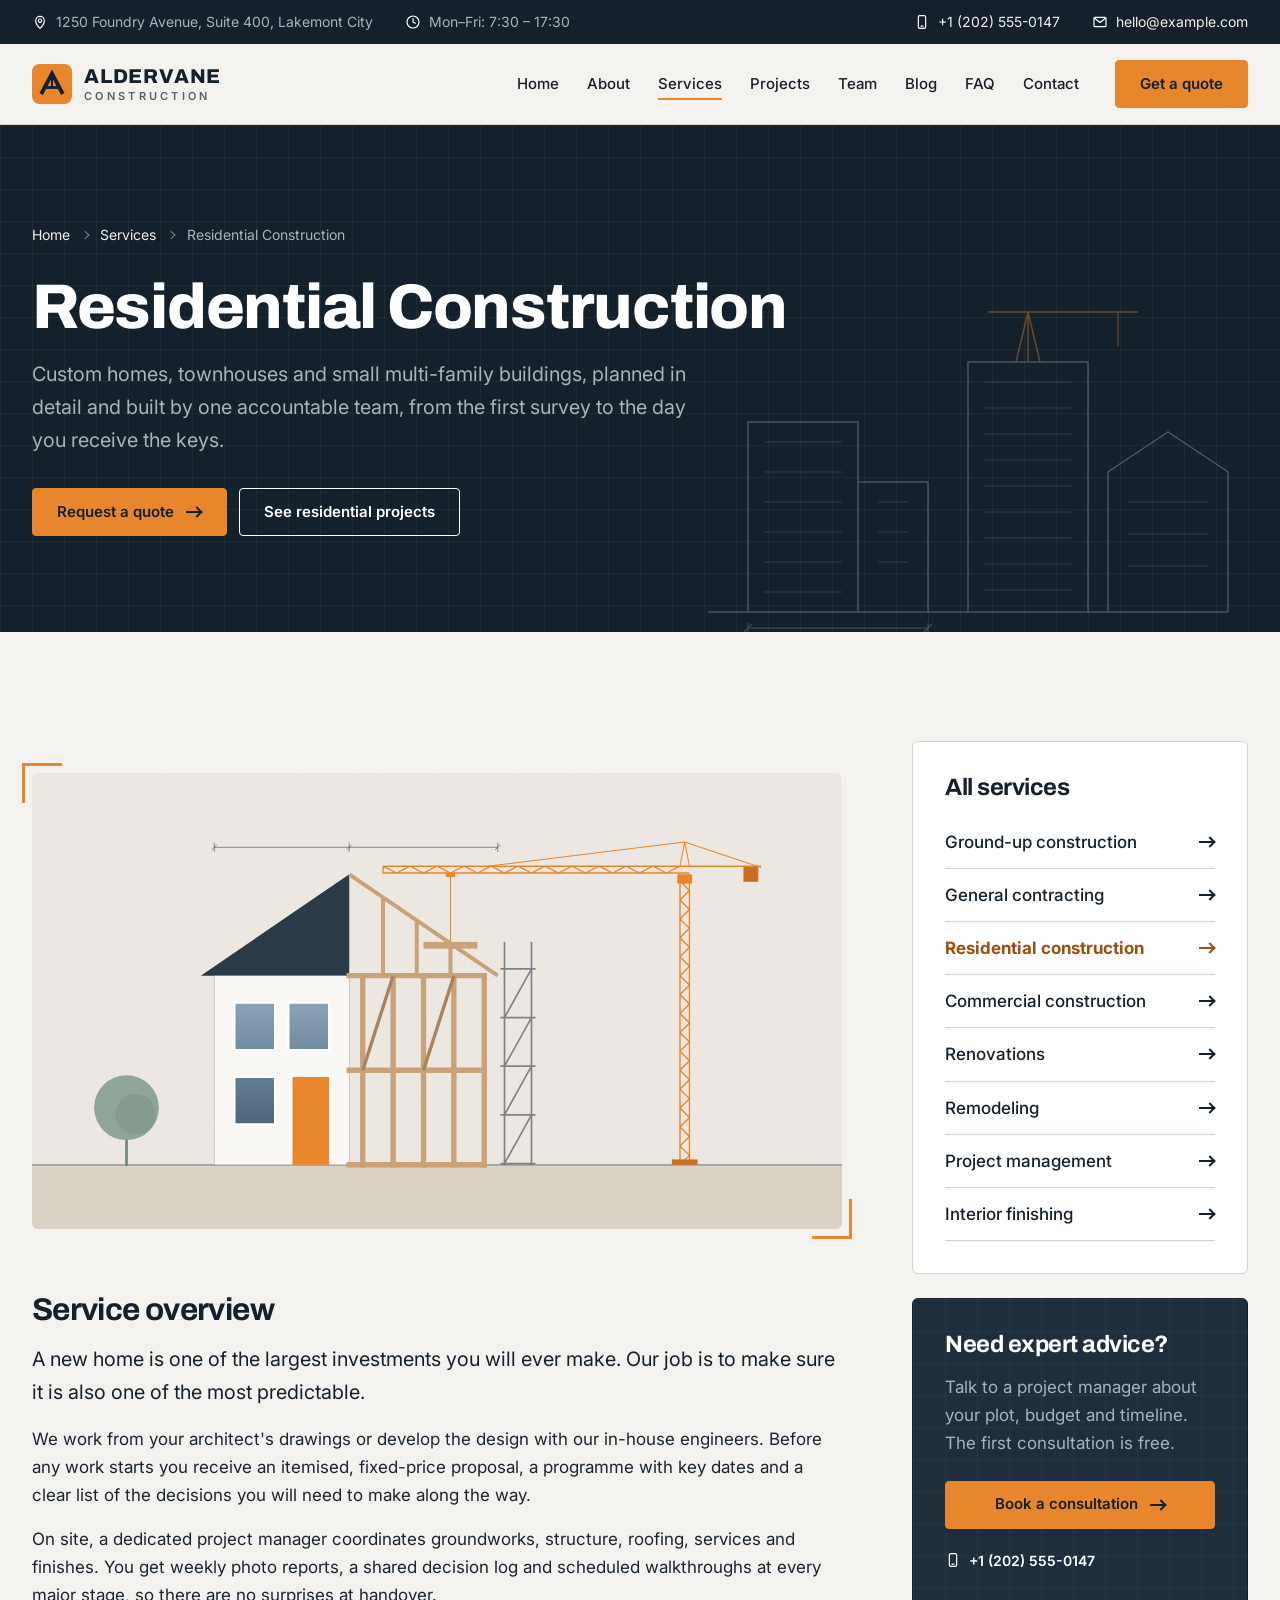
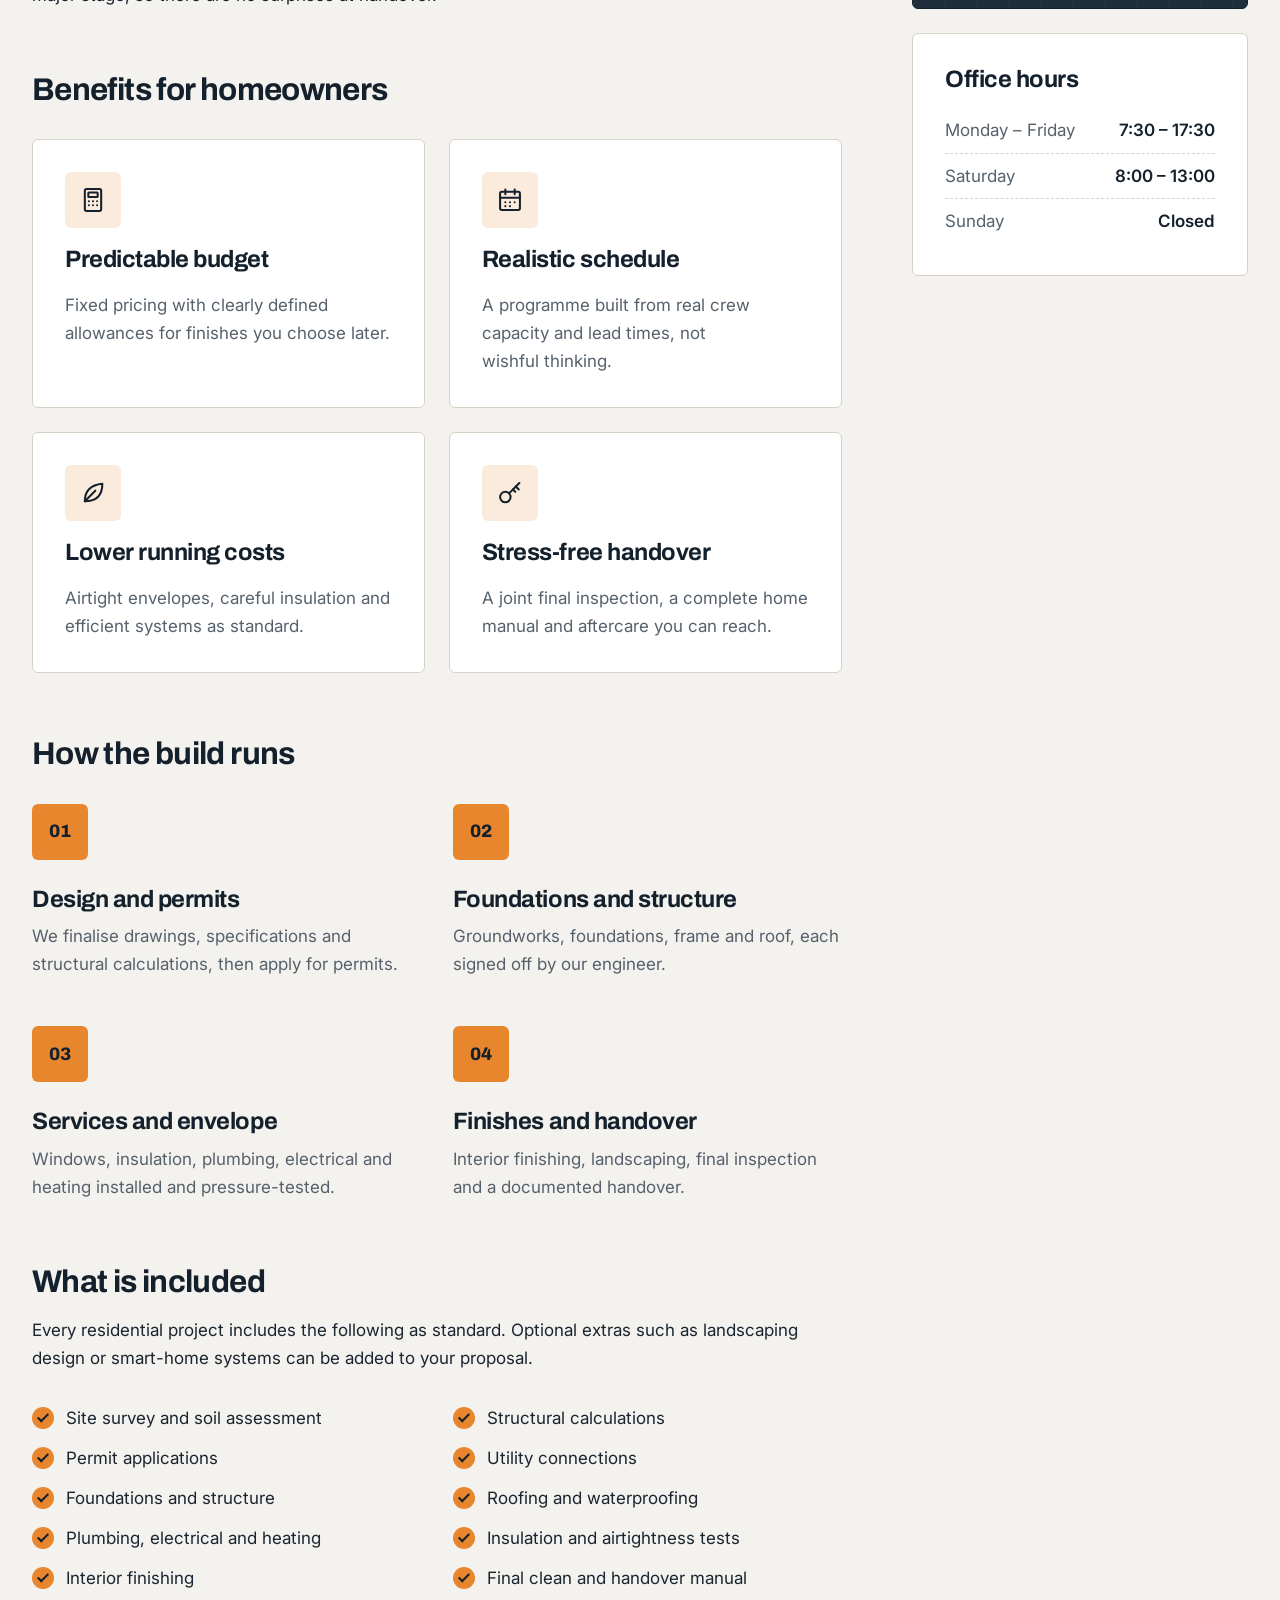
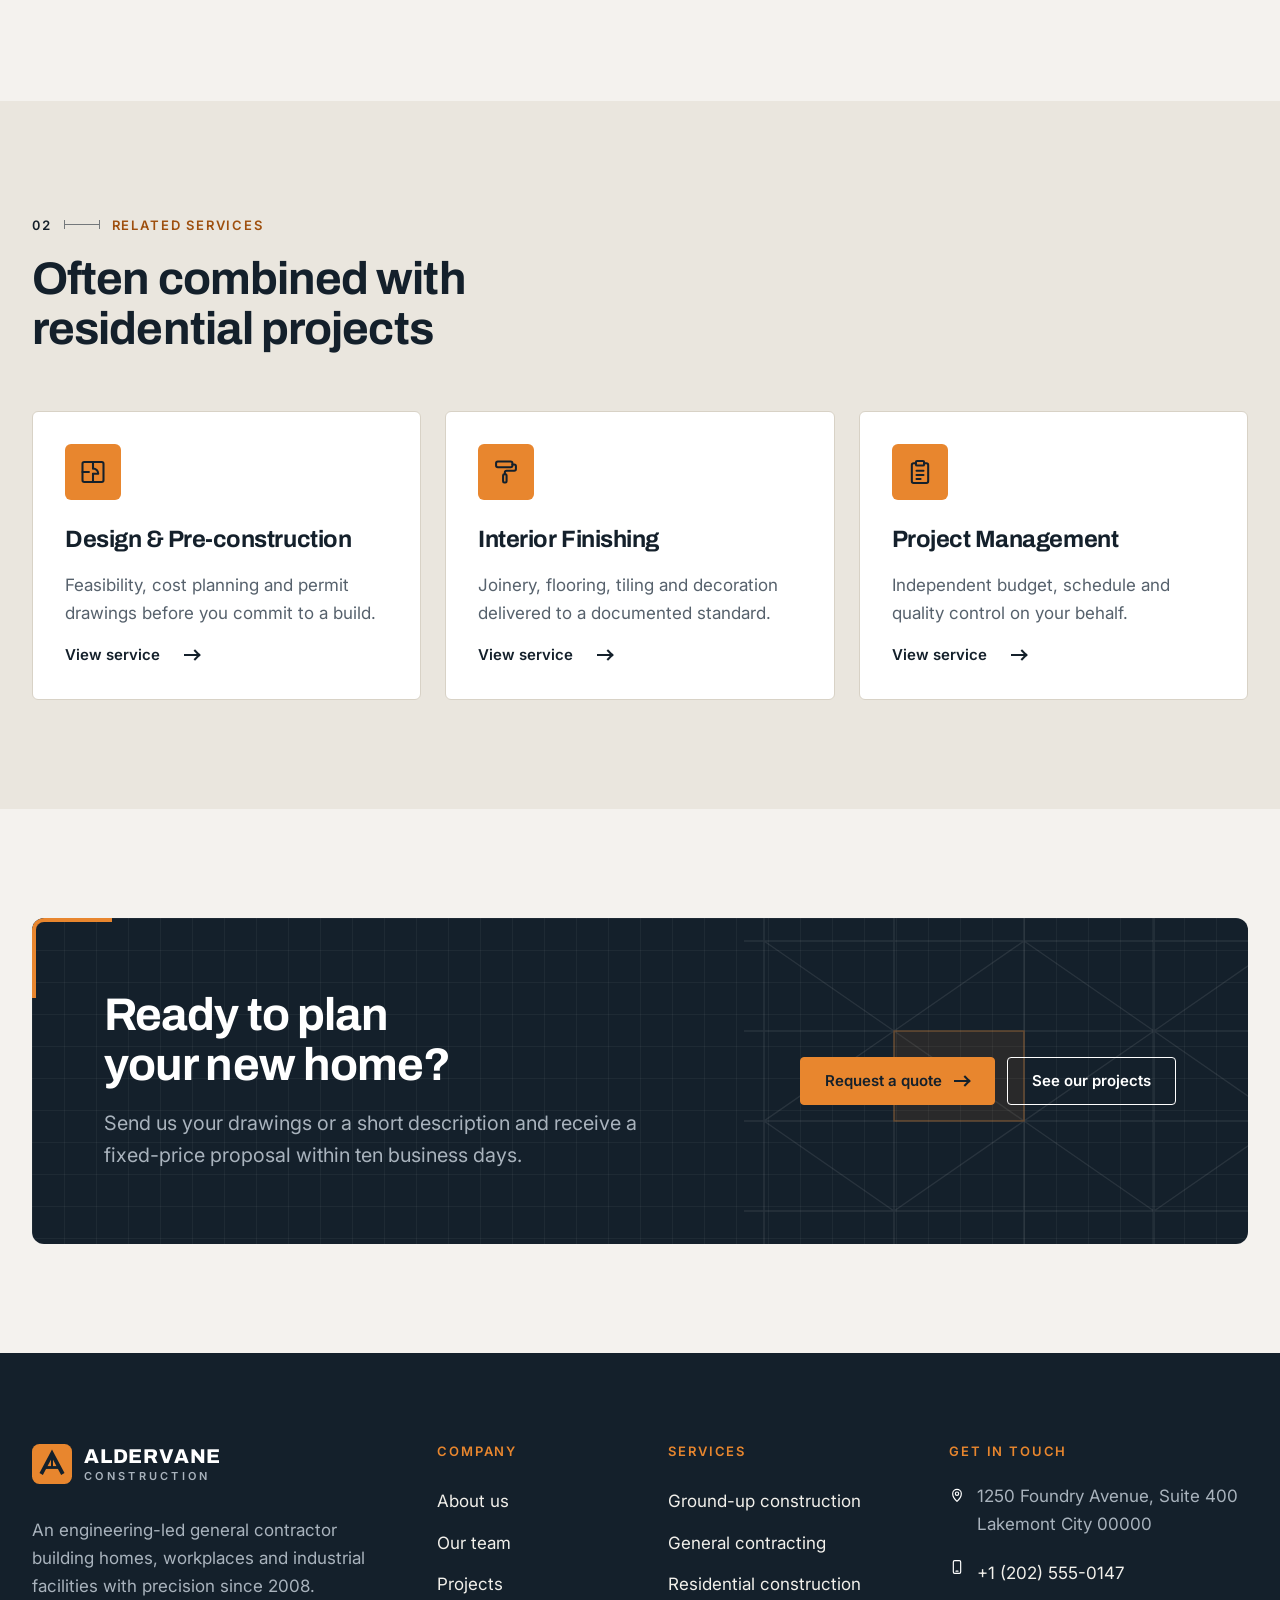
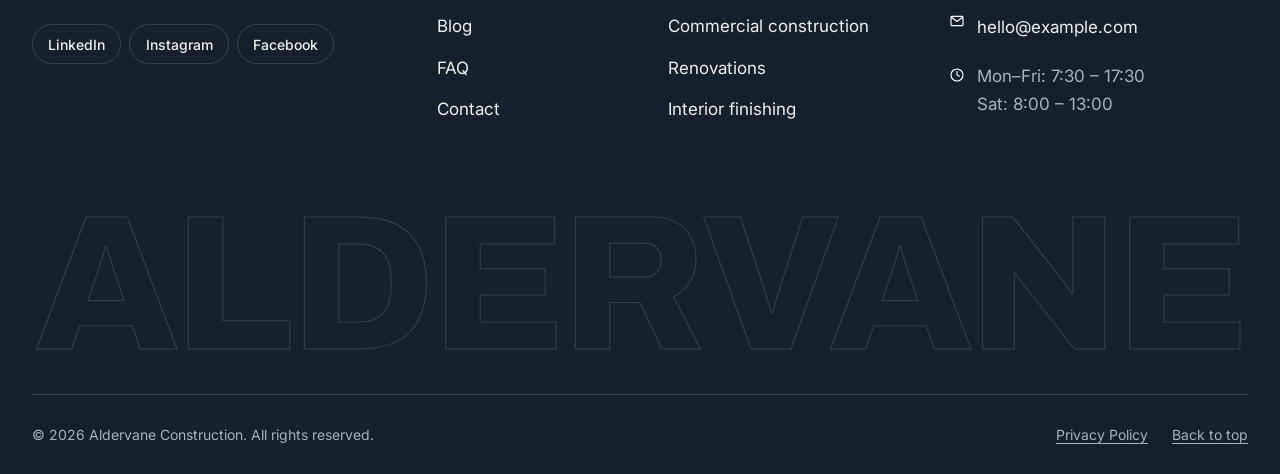
<file: service-details.html>
<!DOCTYPE html>
<html lang="en">
<head>
    <meta charset="utf-8">
    <meta name="viewport" content="width=device-width, initial-scale=1">
    <title>Residential Construction | Aldervane Construction</title>
    <meta name="description" content="Custom homes and residential buildings delivered by one accountable team, from permits and structure to finishes and handover, with a fixed-price proposal.">
    <meta name="robots" content="index, follow">
    <link rel="canonical" href="https://www.example.com/service-details.html">

    <!-- Social sharing: replace https://www.example.com with your own domain -->
    <meta property="og:type" content="website">
    <meta property="og:site_name" content="Aldervane Construction">
    <meta property="og:title" content="Residential Construction | Aldervane Construction">
    <meta property="og:description" content="Custom homes and residential buildings delivered by one accountable team, from permits and structure to finishes and handover, with a fixed-price proposal.">
    <meta property="og:url" content="https://www.example.com/service-details.html">
    <meta property="og:image" content="https://www.example.com/assets/images/social/og-image.jpg">
    <meta property="og:image:width" content="1200">
    <meta property="og:image:height" content="630">
    <meta property="og:image:alt" content="Aldervane Construction logo beside an illustration of a building under construction">
    <meta property="og:locale" content="en_US">
    <meta name="twitter:card" content="summary_large_image">
    <meta name="twitter:title" content="Residential Construction | Aldervane Construction">
    <meta name="twitter:description" content="Custom homes and residential buildings delivered by one accountable team, from permits and structure to finishes and handover, with a fixed-price proposal.">
    <meta name="twitter:image" content="https://www.example.com/assets/images/social/og-image.jpg">
    <meta name="twitter:image:alt" content="Aldervane Construction logo beside an illustration of a building under construction">

    <!-- Favicons -->
    <link rel="icon" href="assets/images/favicon/favicon.ico" sizes="32x32">
    <link rel="icon" href="assets/images/favicon/favicon.svg" type="image/svg+xml">
    <link rel="apple-touch-icon" href="assets/images/favicon/apple-touch-icon.png">
    <link rel="manifest" href="site.webmanifest">
    <meta name="theme-color" content="#14202b">

    <!-- Google Fonts: Archivo (headings) and Inter (body text), SIL Open Font License 1.1 -->
    <link rel="preconnect" href="https://fonts.googleapis.com">
    <link rel="preconnect" href="https://fonts.gstatic.com" crossorigin>
    <link rel="stylesheet" href="https://fonts.googleapis.com/css2?family=Archivo:wght@600..800&amp;family=Inter:wght@400..700&amp;display=swap">

    <!-- Template styles (keep this order) -->
    <link rel="stylesheet" href="assets/css/reset.css">
    <link rel="stylesheet" href="assets/css/variables.css">
    <link rel="stylesheet" href="assets/css/base.css">
    <link rel="stylesheet" href="assets/css/layout.css">
    <link rel="stylesheet" href="assets/css/components.css">
    <link rel="stylesheet" href="assets/css/pages.css">
    <link rel="stylesheet" href="assets/css/utilities.css">
    <link rel="stylesheet" href="assets/css/animations.css">
    <noscript><link rel="stylesheet" href="assets/css/noscript.css"></noscript>

    <!-- Scripts: deferred, one file per feature -->
    <script src="assets/js/main.js" defer></script>
    <script src="assets/js/navigation.js" defer></script>
    <script src="assets/js/animations.js" defer></script>
</head>
<body id="top">
    <a class="skip-link" href="#main-content">Skip to main content</a>

    <!-- ======================================================================
         Top bar (visible on large screens) — edit contact details here
         ====================================================================== -->
    <aside class="topbar theme-dark" aria-label="Contact information">
        <div class="container topbar__inner">
            <ul class="topbar__list">
                <li class="topbar__item"><img class="icon icon--sm" src="assets/icons/map-pin.svg" alt="" width="24" height="24"> 1250 Foundry Avenue, Suite 400, Lakemont City</li>
                <li class="topbar__item"><img class="icon icon--sm" src="assets/icons/clock.svg" alt="" width="24" height="24"> Mon–Fri: 7:30 – 17:30</li>
            </ul>
            <ul class="topbar__list">
                <li class="topbar__item"><img class="icon icon--sm" src="assets/icons/phone.svg" alt="" width="24" height="24"> <a class="topbar__link" href="tel:+12025550147">+1 (202) 555-0147</a></li>
                <li class="topbar__item"><img class="icon icon--sm" src="assets/icons/mail.svg" alt="" width="24" height="24"> <a class="topbar__link" href="mailto:hello@example.com">hello@example.com</a></li>
            </ul>
        </div>
    </aside>

    <!-- ======================================================================
         Header and primary navigation
         ====================================================================== -->
    <header class="site-header" data-site-header>
        <div class="container site-header__inner">
            <!-- Logo: replace the mark image and the company name text -->
            <a class="logo" href="index.html">
                <img class="logo__mark" src="assets/images/logo/logo-mark.svg" alt="" width="40" height="40">
                <span class="logo__text">
                    <span class="logo__name">Aldervane</span>
                    <span class="logo__tagline">Construction</span>
                </span>
            </a>

            <nav class="site-nav" id="site-nav" aria-label="Primary" data-nav>
                <ul class="site-nav__list">
                    <li class="site-nav__item"><a class="site-nav__link" href="index.html">Home</a></li>
                    <li class="site-nav__item"><a class="site-nav__link" href="about.html">About</a></li>
                    <li class="site-nav__item"><a class="site-nav__link" href="services.html" aria-current="page">Services</a></li>
                    <li class="site-nav__item"><a class="site-nav__link" href="projects.html">Projects</a></li>
                    <li class="site-nav__item"><a class="site-nav__link" href="team.html">Team</a></li>
                    <li class="site-nav__item"><a class="site-nav__link" href="blog.html">Blog</a></li>
                    <li class="site-nav__item"><a class="site-nav__link" href="faq.html">FAQ</a></li>
                    <li class="site-nav__item"><a class="site-nav__link" href="contact.html">Contact</a></li>
                </ul>
                <div class="site-nav__extra">
                    <a class="btn btn--primary btn--block" href="contact.html#contact-form">Get a free quote <span class="arrow" aria-hidden="true"></span></a>
                    <div class="site-nav__contact">
                        <a href="tel:+12025550147"><img class="icon" src="assets/icons/phone.svg" alt="" width="24" height="24"> +1 (202) 555-0147</a>
                        <a href="mailto:hello@example.com"><img class="icon" src="assets/icons/mail.svg" alt="" width="24" height="24"> hello@example.com</a>
                    </div>
                </div>
            </nav>

            <div class="site-header__actions">
                <a class="btn btn--primary site-header__cta" href="contact.html#contact-form">Get a quote</a>
                <button class="nav-toggle" type="button" aria-expanded="false" aria-controls="site-nav" data-nav-toggle>
                    <span class="nav-toggle__icon" aria-hidden="true"></span>
                    <span class="visually-hidden">Menu</span>
                </button>
            </div>
        </div>
    </header>

    <main id="main-content" tabindex="-1">
        <!-- ==================================================================
             Service hero
             Duplicate this page for each service (e.g. commercial-construction.html)
             and update the texts, images and the "All services" list below.
             ================================================================== -->
        <section class="page-hero theme-dark bg-grid" aria-labelledby="page-title">
            <div class="container">
                <div class="page-hero__inner">
                    <nav class="breadcrumb" aria-label="Breadcrumb">
                        <ol class="breadcrumb__list">
                            <li class="breadcrumb__item"><a class="breadcrumb__link" href="index.html">Home</a></li>
                            <li class="breadcrumb__item"><a class="breadcrumb__link" href="services.html">Services</a></li>
                            <li class="breadcrumb__item" aria-current="page">Residential Construction</li>
                        </ol>
                    </nav>
                    <h1 class="page-hero__title" id="page-title">Residential Construction</h1>
                    <p class="page-hero__lead">Custom homes, townhouses and small multi-family buildings, planned in detail and built by one accountable team, from the first survey to the day you receive the keys.</p>
                    <div class="hero__actions">
                        <a class="btn btn--primary" href="contact.html#contact-form">Request a quote <span class="arrow" aria-hidden="true"></span></a>
                        <a class="btn btn--outline" href="projects.html">See residential projects</a>
                    </div>
                </div>
            </div>
        </section>

        <!-- ==================================================================
             Content with sidebar
             ================================================================== -->
        <section class="section" aria-label="Service details">
            <div class="container with-sidebar">
                <div class="with-sidebar__main">
                    <div class="detail-section">
                        <figure class="media-frame">
                            <!-- Replace with a 1600 x 900 px WebP/AVIF photo -->
                            <img class="media-frame__image" src="assets/images/services/service-detail-main.svg" alt="Illustration of a house under construction: one half finished, the other half an exposed timber frame with scaffolding" width="1200" height="675">
                        </figure>
                    </div>

                    <div class="detail-section" data-reveal>
                        <h2 class="detail-section__title">Service overview</h2>
                        <p class="lead">A new home is one of the largest investments you will ever make. Our job is to make sure it is also one of the most predictable.</p>
                        <p>We work from your architect's drawings or develop the design with our in-house engineers. Before any work starts you receive an itemised, fixed-price proposal, a programme with key dates and a clear list of the decisions you will need to make along the way.</p>
                        <p>On site, a dedicated project manager coordinates groundworks, structure, roofing, services and finishes. You get weekly photo reports, a shared decision log and scheduled walkthroughs at every major stage, so there are no surprises at handover.</p>
                    </div>

                    <div class="detail-section" data-reveal>
                        <h2 class="detail-section__title">Benefits for homeowners</h2>
                        <ul class="grid grid--2">
                            <li>
                                <article class="card">
                                    <span class="icon-tile icon-tile--soft"><img class="icon" src="assets/icons/calculator.svg" alt="" width="24" height="24"></span>
                                    <h3 class="card__title">Predictable budget</h3>
                                    <p class="card__text">Fixed pricing with clearly defined allowances for finishes you choose later.</p>
                                </article>
                            </li>
                            <li>
                                <article class="card">
                                    <span class="icon-tile icon-tile--soft"><img class="icon" src="assets/icons/calendar.svg" alt="" width="24" height="24"></span>
                                    <h3 class="card__title">Realistic schedule</h3>
                                    <p class="card__text">A programme built from real crew capacity and lead times, not wishful thinking.</p>
                                </article>
                            </li>
                            <li>
                                <article class="card">
                                    <span class="icon-tile icon-tile--soft"><img class="icon" src="assets/icons/leaf.svg" alt="" width="24" height="24"></span>
                                    <h3 class="card__title">Lower running costs</h3>
                                    <p class="card__text">Airtight envelopes, careful insulation and efficient systems as standard.</p>
                                </article>
                            </li>
                            <li>
                                <article class="card">
                                    <span class="icon-tile icon-tile--soft"><img class="icon" src="assets/icons/key.svg" alt="" width="24" height="24"></span>
                                    <h3 class="card__title">Stress-free handover</h3>
                                    <p class="card__text">A joint final inspection, a complete home manual and aftercare you can reach.</p>
                                </article>
                            </li>
                        </ul>
                    </div>

                    <div class="detail-section" data-reveal>
                        <h2 class="detail-section__title">How the build runs</h2>
                        <ol class="process">
                            <li class="process__step">
                                <span class="process__number" aria-hidden="true">01</span>
                                <h3 class="process__title">Design and permits</h3>
                                <p class="process__text">We finalise drawings, specifications and structural calculations, then apply for permits.</p>
                            </li>
                            <li class="process__step">
                                <span class="process__number" aria-hidden="true">02</span>
                                <h3 class="process__title">Foundations and structure</h3>
                                <p class="process__text">Groundworks, foundations, frame and roof, each signed off by our engineer.</p>
                            </li>
                            <li class="process__step">
                                <span class="process__number" aria-hidden="true">03</span>
                                <h3 class="process__title">Services and envelope</h3>
                                <p class="process__text">Windows, insulation, plumbing, electrical and heating installed and pressure-tested.</p>
                            </li>
                            <li class="process__step">
                                <span class="process__number" aria-hidden="true">04</span>
                                <h3 class="process__title">Finishes and handover</h3>
                                <p class="process__text">Interior finishing, landscaping, final inspection and a documented handover.</p>
                            </li>
                        </ol>
                    </div>

                    <div class="detail-section" data-reveal>
                        <h2 class="detail-section__title">What is included</h2>
                        <p>Every residential project includes the following as standard. Optional extras such as landscaping design or smart-home systems can be added to your proposal.</p>
                        <ul class="checklist checklist--columns">
                            <li class="checklist__item">Site survey and soil assessment</li>
                            <li class="checklist__item">Structural calculations</li>
                            <li class="checklist__item">Permit applications</li>
                            <li class="checklist__item">Utility connections</li>
                            <li class="checklist__item">Foundations and structure</li>
                            <li class="checklist__item">Roofing and waterproofing</li>
                            <li class="checklist__item">Plumbing, electrical and heating</li>
                            <li class="checklist__item">Insulation and airtightness tests</li>
                            <li class="checklist__item">Interior finishing</li>
                            <li class="checklist__item">Final clean and handover manual</li>
                        </ul>
                    </div>
                </div>

                <div class="with-sidebar__aside">
                    <nav class="aside-card service-nav" aria-labelledby="service-nav-title">
                        <h2 class="aside-card__title" id="service-nav-title">All services</h2>
                        <ul class="service-nav__list">
                            <li><a class="service-nav__link" href="services.html#ground-up-construction">Ground-up construction <span class="arrow" aria-hidden="true"></span></a></li>
                            <li><a class="service-nav__link" href="services.html#general-contracting">General contracting <span class="arrow" aria-hidden="true"></span></a></li>
                            <li><a class="service-nav__link" href="service-details.html" aria-current="page">Residential construction <span class="arrow" aria-hidden="true"></span></a></li>
                            <li><a class="service-nav__link" href="services.html#commercial-construction">Commercial construction <span class="arrow" aria-hidden="true"></span></a></li>
                            <li><a class="service-nav__link" href="services.html#renovations">Renovations <span class="arrow" aria-hidden="true"></span></a></li>
                            <li><a class="service-nav__link" href="services.html#remodeling">Remodeling <span class="arrow" aria-hidden="true"></span></a></li>
                            <li><a class="service-nav__link" href="services.html#project-management">Project management <span class="arrow" aria-hidden="true"></span></a></li>
                            <li><a class="service-nav__link" href="services.html#interior-finishing">Interior finishing <span class="arrow" aria-hidden="true"></span></a></li>
                        </ul>
                    </nav>

                    <div class="aside-card theme-dark bg-grid">
                        <h2 class="aside-card__title">Need expert advice?</h2>
                        <p class="aside-card__text">Talk to a project manager about your plot, budget and timeline. The first consultation is free.</p>
                        <a class="btn btn--primary btn--block" href="contact.html#contact-form">Book a consultation <span class="arrow" aria-hidden="true"></span></a>
                        <p class="cta-band__phone"><img class="icon icon--sm" src="assets/icons/phone.svg" alt="" width="24" height="24"> <a href="tel:+12025550147">+1 (202) 555-0147</a></p>
                    </div>

                    <div class="aside-card">
                        <h2 class="aside-card__title">Office hours</h2>
                        <dl class="hours-list">
                            <div class="hours-list__row">
                                <dt class="hours-list__day">Monday – Friday</dt>
                                <dd class="hours-list__time">7:30 – 17:30</dd>
                            </div>
                            <div class="hours-list__row">
                                <dt class="hours-list__day">Saturday</dt>
                                <dd class="hours-list__time">8:00 – 13:00</dd>
                            </div>
                            <div class="hours-list__row">
                                <dt class="hours-list__day">Sunday</dt>
                                <dd class="hours-list__time">Closed</dd>
                            </div>
                        </dl>
                    </div>
                </div>
            </div>
        </section>

        <!-- ==================================================================
             Related services
             ================================================================== -->
        <section class="section section--alt" aria-labelledby="related-title">
            <div class="container">
                <div class="section-head" data-reveal>
                    <p class="eyebrow"><span class="eyebrow__index">02</span>Related services</p>
                    <h2 class="section-head__title" id="related-title">Often combined with residential projects</h2>
                </div>
                <ul class="grid grid--3">
                    <li data-reveal>
                        <article class="service-card">
                            <div class="service-card__head">
                                <span class="icon-tile"><img class="icon" src="assets/icons/blueprint.svg" alt="" width="24" height="24"></span>
                            </div>
                            <h3 class="service-card__title">Design &amp; Pre-construction</h3>
                            <p class="service-card__text">Feasibility, cost planning and permit drawings before you commit to a build.</p>
                            <a class="link-arrow service-card__link" href="services.html#design-and-preconstruction">View service<span class="visually-hidden">: design and pre-construction</span> <span class="arrow" aria-hidden="true"></span></a>
                        </article>
                    </li>
                    <li data-reveal>
                        <article class="service-card">
                            <div class="service-card__head">
                                <span class="icon-tile"><img class="icon" src="assets/icons/paint-roller.svg" alt="" width="24" height="24"></span>
                            </div>
                            <h3 class="service-card__title">Interior Finishing</h3>
                            <p class="service-card__text">Joinery, flooring, tiling and decoration delivered to a documented standard.</p>
                            <a class="link-arrow service-card__link" href="services.html#interior-finishing">View service<span class="visually-hidden">: interior finishing</span> <span class="arrow" aria-hidden="true"></span></a>
                        </article>
                    </li>
                    <li data-reveal>
                        <article class="service-card">
                            <div class="service-card__head">
                                <span class="icon-tile"><img class="icon" src="assets/icons/clipboard.svg" alt="" width="24" height="24"></span>
                            </div>
                            <h3 class="service-card__title">Project Management</h3>
                            <p class="service-card__text">Independent budget, schedule and quality control on your behalf.</p>
                            <a class="link-arrow service-card__link" href="services.html#project-management">View service<span class="visually-hidden">: project management</span> <span class="arrow" aria-hidden="true"></span></a>
                        </article>
                    </li>
                </ul>
            </div>
        </section>

        <!-- ==================================================================
             Call to action
             ================================================================== -->
        <section class="section" aria-labelledby="cta-title">
            <div class="container">
                <div class="cta-band theme-dark bg-grid" data-reveal>
                    <div class="cta-band__inner">
                        <div>
                            <h2 class="cta-band__title" id="cta-title">Ready to plan your new home?</h2>
                            <p class="cta-band__text">Send us your drawings or a short description and receive a fixed-price proposal within ten business days.</p>
                        </div>
                        <div class="cta-band__actions">
                            <a class="btn btn--primary" href="contact.html#contact-form">Request a quote <span class="arrow" aria-hidden="true"></span></a>
                            <a class="btn btn--outline" href="projects.html">See our projects</a>
                        </div>
                    </div>
                </div>
            </div>
        </section>
    </main>

    <!-- ======================================================================
         Footer
         ====================================================================== -->
    <footer class="site-footer theme-dark">
        <div class="container">
            <div class="site-footer__top">
                <div class="site-footer__brand">
                    <a class="logo" href="index.html">
                        <img class="logo__mark" src="assets/images/logo/logo-mark.svg" alt="" width="40" height="40">
                        <span class="logo__text">
                            <span class="logo__name">Aldervane</span>
                            <span class="logo__tagline">Construction</span>
                        </span>
                    </a>
                    <p class="site-footer__about">An engineering-led general contractor building homes, workplaces and industrial facilities with precision since 2008.</p>
                    <!-- Social profiles: replace the URLs with your own profile pages -->
                    <ul class="social-links" aria-label="Social media">
                        <li><a class="social-links__link" href="https://www.linkedin.com/">LinkedIn</a></li>
                        <li><a class="social-links__link" href="https://www.instagram.com/">Instagram</a></li>
                        <li><a class="social-links__link" href="https://www.facebook.com/">Facebook</a></li>
                    </ul>
                </div>

                <nav class="site-footer__col" aria-labelledby="footer-company-title">
                    <h2 class="site-footer__title" id="footer-company-title">Company</h2>
                    <ul class="site-footer__links">
                        <li><a href="about.html">About us</a></li>
                        <li><a href="team.html">Our team</a></li>
                        <li><a href="projects.html">Projects</a></li>
                        <li><a href="blog.html">Blog</a></li>
                        <li><a href="faq.html">FAQ</a></li>
                        <li><a href="contact.html">Contact</a></li>
                    </ul>
                </nav>

                <nav class="site-footer__col" aria-labelledby="footer-services-title">
                    <h2 class="site-footer__title" id="footer-services-title">Services</h2>
                    <ul class="site-footer__links">
                        <li><a href="services.html#ground-up-construction">Ground-up construction</a></li>
                        <li><a href="services.html#general-contracting">General contracting</a></li>
                        <li><a href="services.html#residential-construction">Residential construction</a></li>
                        <li><a href="services.html#commercial-construction">Commercial construction</a></li>
                        <li><a href="services.html#renovations">Renovations</a></li>
                        <li><a href="services.html#interior-finishing">Interior finishing</a></li>
                    </ul>
                </nav>

                <div class="site-footer__col">
                    <h2 class="site-footer__title">Get in touch</h2>
                    <address class="site-footer__contact">
                        <span class="site-footer__contact-item"><img class="icon icon--sm" src="assets/icons/map-pin.svg" alt="" width="24" height="24"> <span>1250 Foundry Avenue, Suite 400<br>Lakemont City 00000</span></span>
                        <span class="site-footer__contact-item"><img class="icon icon--sm" src="assets/icons/phone.svg" alt="" width="24" height="24"> <a href="tel:+12025550147">+1 (202) 555-0147</a></span>
                        <span class="site-footer__contact-item"><img class="icon icon--sm" src="assets/icons/mail.svg" alt="" width="24" height="24"> <a href="mailto:hello@example.com">hello@example.com</a></span>
                        <span class="site-footer__contact-item"><img class="icon icon--sm" src="assets/icons/clock.svg" alt="" width="24" height="24"> <span>Mon–Fri: 7:30 – 17:30<br>Sat: 8:00 – 13:00</span></span>
                    </address>
                </div>
            </div>

            <p class="site-footer__wordmark" aria-hidden="true">Aldervane</p>

            <div class="site-footer__bottom">
                <p>&copy; <span data-current-year>2026</span> Aldervane Construction. All rights reserved.</p>
                <ul class="site-footer__legal">
                    <li><a href="privacy-policy.html">Privacy Policy</a></li>
                    <li><a href="#top">Back to top</a></li>
                </ul>
            </div>
        </div>
    </footer>
</body>
</html>
</file>
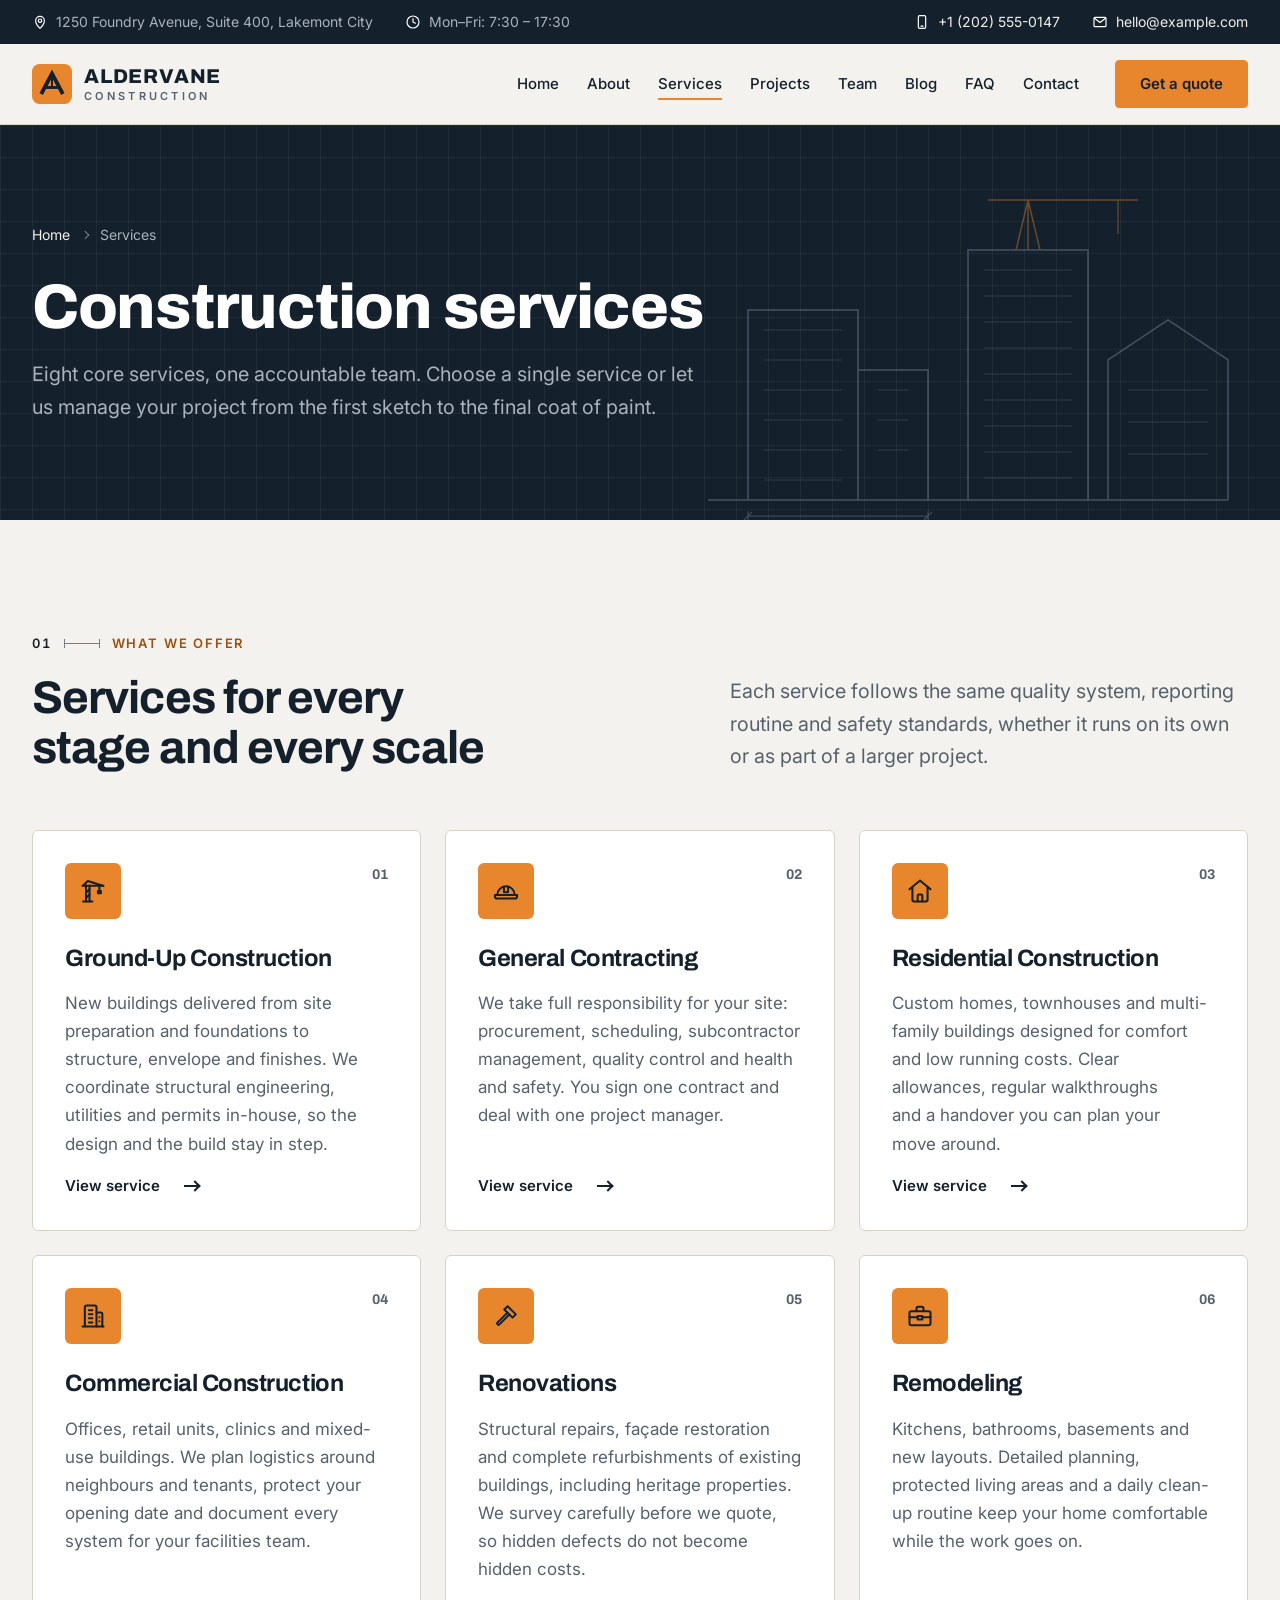
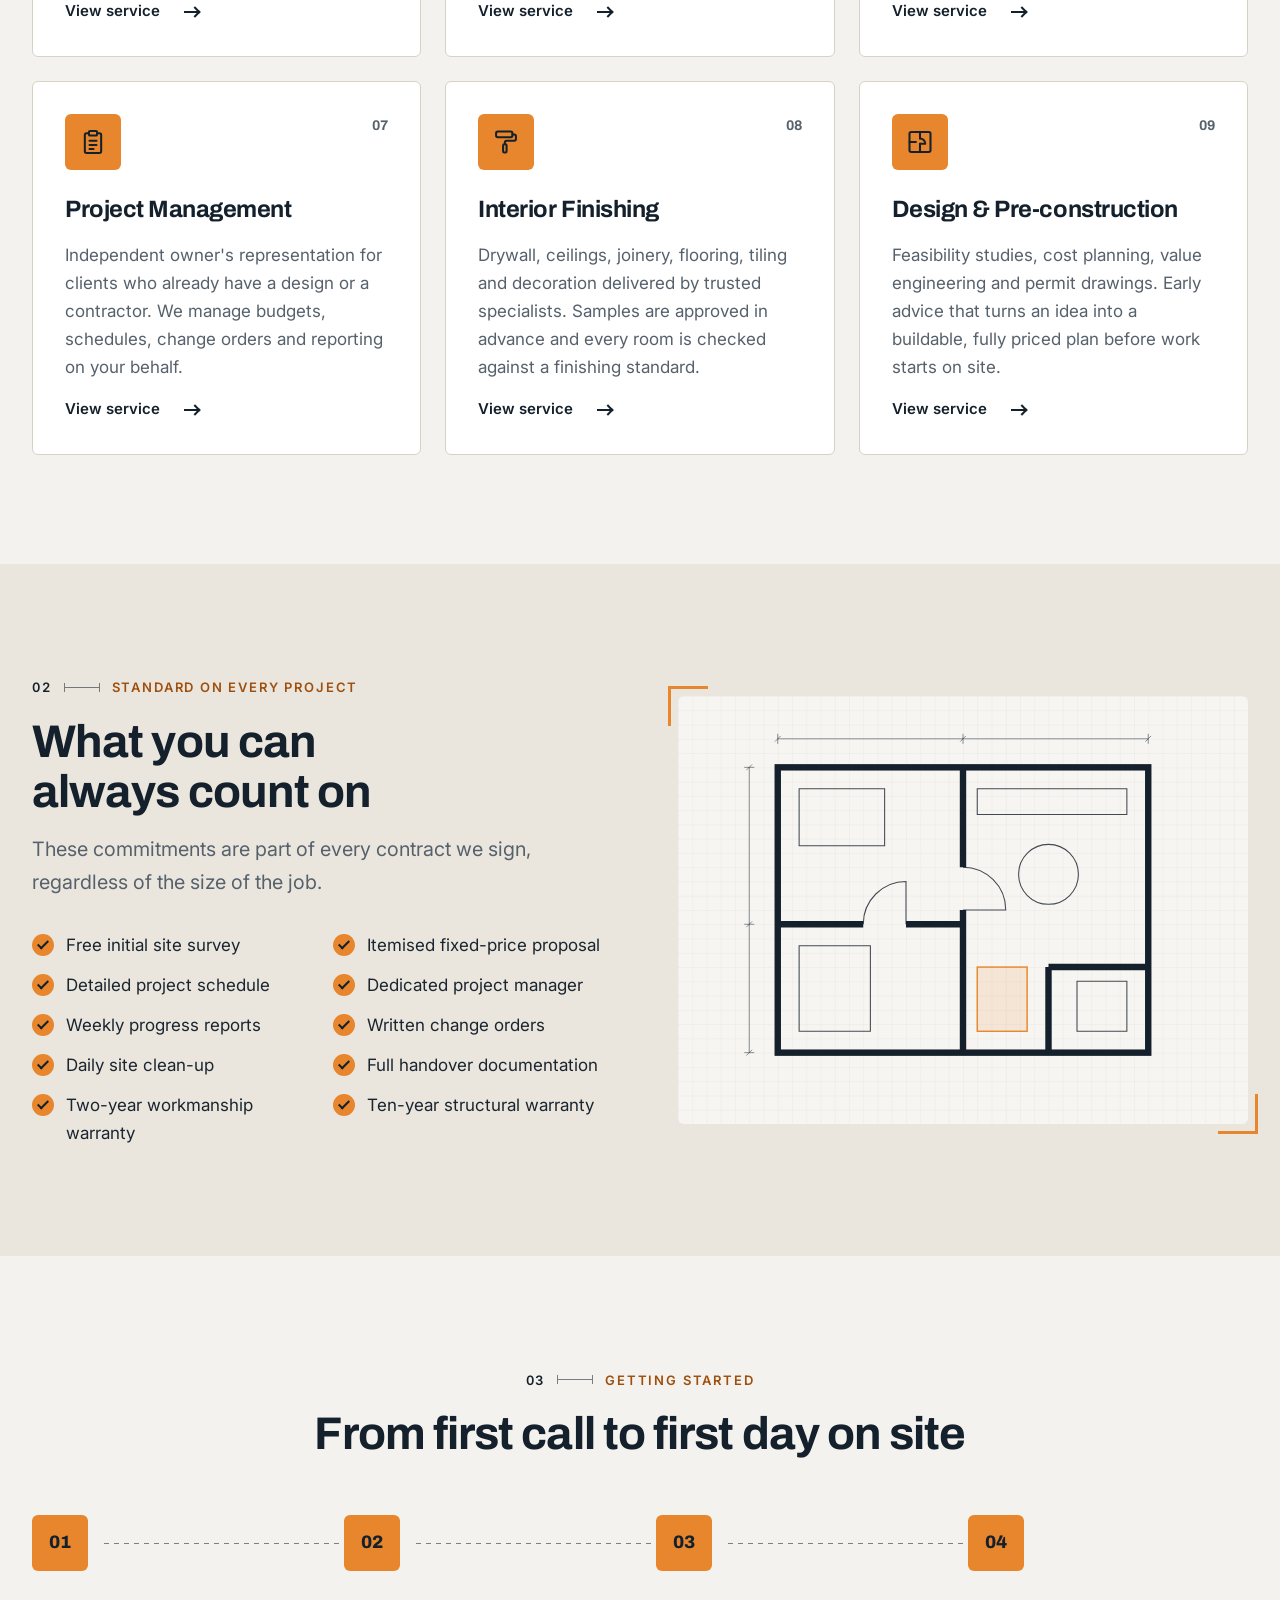
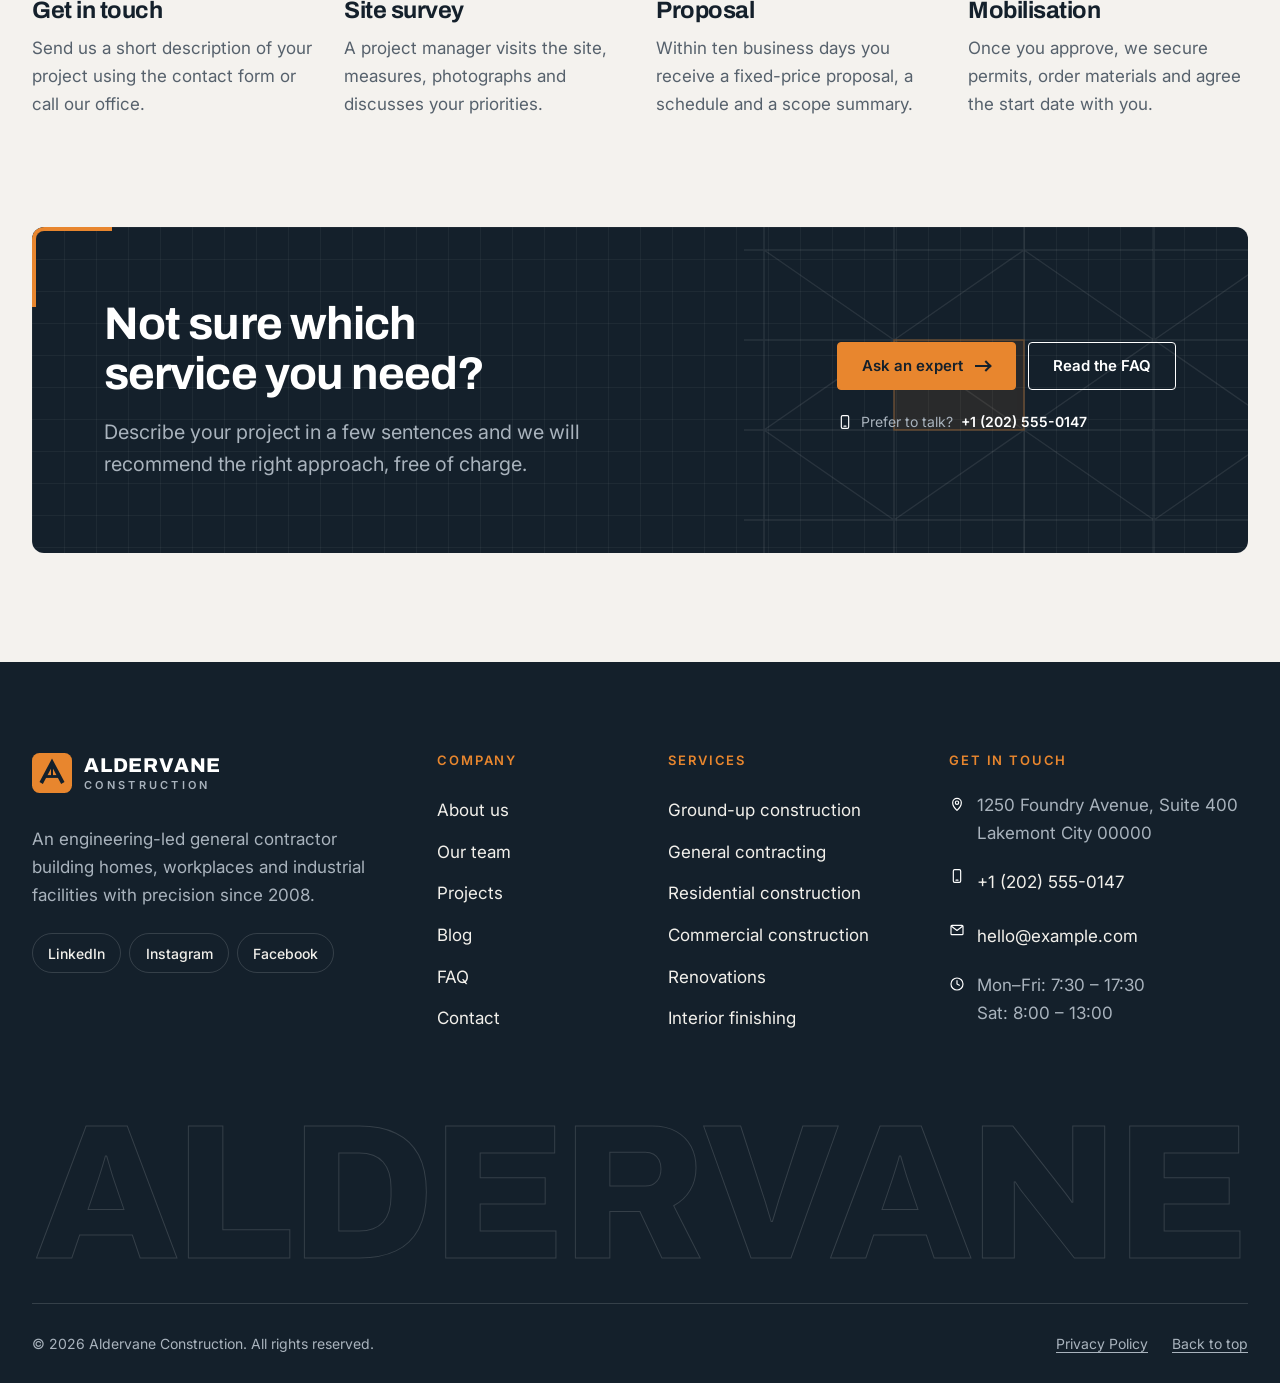
<file: services.html>
<!DOCTYPE html>
<html lang="en">
<head>
    <meta charset="utf-8">
    <meta name="viewport" content="width=device-width, initial-scale=1">
    <title>Construction Services | Aldervane Construction</title>
    <meta name="description" content="New builds, general contracting, residential and commercial construction, renovations, remodeling, project management and interior finishing.">
    <meta name="robots" content="index, follow">
    <link rel="canonical" href="https://www.example.com/services.html">

    <!-- Social sharing: replace https://www.example.com with your own domain -->
    <meta property="og:type" content="website">
    <meta property="og:site_name" content="Aldervane Construction">
    <meta property="og:title" content="Construction Services | Aldervane Construction">
    <meta property="og:description" content="New builds, general contracting, residential and commercial construction, renovations, remodeling, project management and interior finishing.">
    <meta property="og:url" content="https://www.example.com/services.html">
    <meta property="og:image" content="https://www.example.com/assets/images/social/og-image.jpg">
    <meta property="og:image:width" content="1200">
    <meta property="og:image:height" content="630">
    <meta property="og:image:alt" content="Aldervane Construction logo beside an illustration of a building under construction">
    <meta property="og:locale" content="en_US">
    <meta name="twitter:card" content="summary_large_image">
    <meta name="twitter:title" content="Construction Services | Aldervane Construction">
    <meta name="twitter:description" content="New builds, general contracting, residential and commercial construction, renovations, remodeling, project management and interior finishing.">
    <meta name="twitter:image" content="https://www.example.com/assets/images/social/og-image.jpg">
    <meta name="twitter:image:alt" content="Aldervane Construction logo beside an illustration of a building under construction">

    <!-- Favicons -->
    <link rel="icon" href="assets/images/favicon/favicon.ico" sizes="32x32">
    <link rel="icon" href="assets/images/favicon/favicon.svg" type="image/svg+xml">
    <link rel="apple-touch-icon" href="assets/images/favicon/apple-touch-icon.png">
    <link rel="manifest" href="site.webmanifest">
    <meta name="theme-color" content="#14202b">

    <!-- Google Fonts: Archivo (headings) and Inter (body text), SIL Open Font License 1.1 -->
    <link rel="preconnect" href="https://fonts.googleapis.com">
    <link rel="preconnect" href="https://fonts.gstatic.com" crossorigin>
    <link rel="stylesheet" href="https://fonts.googleapis.com/css2?family=Archivo:wght@600..800&amp;family=Inter:wght@400..700&amp;display=swap">

    <!-- Template styles (keep this order) -->
    <link rel="stylesheet" href="assets/css/reset.css">
    <link rel="stylesheet" href="assets/css/variables.css">
    <link rel="stylesheet" href="assets/css/base.css">
    <link rel="stylesheet" href="assets/css/layout.css">
    <link rel="stylesheet" href="assets/css/components.css">
    <link rel="stylesheet" href="assets/css/pages.css">
    <link rel="stylesheet" href="assets/css/utilities.css">
    <link rel="stylesheet" href="assets/css/animations.css">
    <noscript><link rel="stylesheet" href="assets/css/noscript.css"></noscript>

    <!-- Scripts: deferred, one file per feature -->
    <script src="assets/js/main.js" defer></script>
    <script src="assets/js/navigation.js" defer></script>
    <script src="assets/js/animations.js" defer></script>
</head>
<body id="top">
    <a class="skip-link" href="#main-content">Skip to main content</a>

    <!-- ======================================================================
         Top bar (visible on large screens) — edit contact details here
         ====================================================================== -->
    <aside class="topbar theme-dark" aria-label="Contact information">
        <div class="container topbar__inner">
            <ul class="topbar__list">
                <li class="topbar__item"><img class="icon icon--sm" src="assets/icons/map-pin.svg" alt="" width="24" height="24"> 1250 Foundry Avenue, Suite 400, Lakemont City</li>
                <li class="topbar__item"><img class="icon icon--sm" src="assets/icons/clock.svg" alt="" width="24" height="24"> Mon–Fri: 7:30 – 17:30</li>
            </ul>
            <ul class="topbar__list">
                <li class="topbar__item"><img class="icon icon--sm" src="assets/icons/phone.svg" alt="" width="24" height="24"> <a class="topbar__link" href="tel:+12025550147">+1 (202) 555-0147</a></li>
                <li class="topbar__item"><img class="icon icon--sm" src="assets/icons/mail.svg" alt="" width="24" height="24"> <a class="topbar__link" href="mailto:hello@example.com">hello@example.com</a></li>
            </ul>
        </div>
    </aside>

    <!-- ======================================================================
         Header and primary navigation
         ====================================================================== -->
    <header class="site-header" data-site-header>
        <div class="container site-header__inner">
            <!-- Logo: replace the mark image and the company name text -->
            <a class="logo" href="index.html">
                <img class="logo__mark" src="assets/images/logo/logo-mark.svg" alt="" width="40" height="40">
                <span class="logo__text">
                    <span class="logo__name">Aldervane</span>
                    <span class="logo__tagline">Construction</span>
                </span>
            </a>

            <nav class="site-nav" id="site-nav" aria-label="Primary" data-nav>
                <ul class="site-nav__list">
                    <li class="site-nav__item"><a class="site-nav__link" href="index.html">Home</a></li>
                    <li class="site-nav__item"><a class="site-nav__link" href="about.html">About</a></li>
                    <li class="site-nav__item"><a class="site-nav__link" href="services.html" aria-current="page">Services</a></li>
                    <li class="site-nav__item"><a class="site-nav__link" href="projects.html">Projects</a></li>
                    <li class="site-nav__item"><a class="site-nav__link" href="team.html">Team</a></li>
                    <li class="site-nav__item"><a class="site-nav__link" href="blog.html">Blog</a></li>
                    <li class="site-nav__item"><a class="site-nav__link" href="faq.html">FAQ</a></li>
                    <li class="site-nav__item"><a class="site-nav__link" href="contact.html">Contact</a></li>
                </ul>
                <div class="site-nav__extra">
                    <a class="btn btn--primary btn--block" href="contact.html#contact-form">Get a free quote <span class="arrow" aria-hidden="true"></span></a>
                    <div class="site-nav__contact">
                        <a href="tel:+12025550147"><img class="icon" src="assets/icons/phone.svg" alt="" width="24" height="24"> +1 (202) 555-0147</a>
                        <a href="mailto:hello@example.com"><img class="icon" src="assets/icons/mail.svg" alt="" width="24" height="24"> hello@example.com</a>
                    </div>
                </div>
            </nav>

            <div class="site-header__actions">
                <a class="btn btn--primary site-header__cta" href="contact.html#contact-form">Get a quote</a>
                <button class="nav-toggle" type="button" aria-expanded="false" aria-controls="site-nav" data-nav-toggle>
                    <span class="nav-toggle__icon" aria-hidden="true"></span>
                    <span class="visually-hidden">Menu</span>
                </button>
            </div>
        </div>
    </header>

    <main id="main-content" tabindex="-1">
        <!-- ==================================================================
             Page hero
             ================================================================== -->
        <section class="page-hero theme-dark bg-grid" aria-labelledby="page-title">
            <div class="container">
                <div class="page-hero__inner">
                    <nav class="breadcrumb" aria-label="Breadcrumb">
                        <ol class="breadcrumb__list">
                            <li class="breadcrumb__item"><a class="breadcrumb__link" href="index.html">Home</a></li>
                            <li class="breadcrumb__item" aria-current="page">Services</li>
                        </ol>
                    </nav>
                    <h1 class="page-hero__title" id="page-title">Construction services</h1>
                    <p class="page-hero__lead">Eight core services, one accountable team. Choose a single service or let us manage your project from the first sketch to the final coat of paint.</p>
                </div>
            </div>
        </section>

        <!-- ==================================================================
             Services list
             To add a service: copy one <li> block, change the id, icon, texts
             and link. The id is used by the footer links (services.html#id).
             ================================================================== -->
        <section class="section" aria-labelledby="services-title">
            <div class="container">
                <div class="section-head section-head--split" data-reveal>
                    <div>
                        <p class="eyebrow"><span class="eyebrow__index">01</span>What we offer</p>
                        <h2 class="section-head__title" id="services-title">Services for every stage and every scale</h2>
                    </div>
                    <p class="section-head__lead">Each service follows the same quality system, reporting routine and safety standards, whether it runs on its own or as part of a larger project.</p>
                </div>

                <ul class="grid grid--3">
                    <li id="ground-up-construction" data-reveal>
                        <article class="service-card">
                            <div class="service-card__head">
                                <span class="icon-tile"><img class="icon" src="assets/icons/crane.svg" alt="" width="24" height="24"></span>
                                <span class="service-card__index" aria-hidden="true">01</span>
                            </div>
                            <h3 class="service-card__title">Ground-Up Construction</h3>
                            <p class="service-card__text">New buildings delivered from site preparation and foundations to structure, envelope and finishes. We coordinate structural engineering, utilities and permits in-house, so the design and the build stay in step.</p>
                            <a class="link-arrow service-card__link" href="service-details.html">View service<span class="visually-hidden">: ground-up construction</span> <span class="arrow" aria-hidden="true"></span></a>
                        </article>
                    </li>
                    <li id="general-contracting" data-reveal>
                        <article class="service-card">
                            <div class="service-card__head">
                                <span class="icon-tile"><img class="icon" src="assets/icons/helmet.svg" alt="" width="24" height="24"></span>
                                <span class="service-card__index" aria-hidden="true">02</span>
                            </div>
                            <h3 class="service-card__title">General Contracting</h3>
                            <p class="service-card__text">We take full responsibility for your site: procurement, scheduling, subcontractor management, quality control and health and safety. You sign one contract and deal with one project manager.</p>
                            <a class="link-arrow service-card__link" href="service-details.html">View service<span class="visually-hidden">: general contracting</span> <span class="arrow" aria-hidden="true"></span></a>
                        </article>
                    </li>
                    <li id="residential-construction" data-reveal>
                        <article class="service-card">
                            <div class="service-card__head">
                                <span class="icon-tile"><img class="icon" src="assets/icons/house.svg" alt="" width="24" height="24"></span>
                                <span class="service-card__index" aria-hidden="true">03</span>
                            </div>
                            <h3 class="service-card__title">Residential Construction</h3>
                            <p class="service-card__text">Custom homes, townhouses and multi-family buildings designed for comfort and low running costs. Clear allowances, regular walkthroughs and a handover you can plan your move around.</p>
                            <a class="link-arrow service-card__link" href="service-details.html">View service<span class="visually-hidden">: residential construction</span> <span class="arrow" aria-hidden="true"></span></a>
                        </article>
                    </li>
                    <li id="commercial-construction" data-reveal>
                        <article class="service-card">
                            <div class="service-card__head">
                                <span class="icon-tile"><img class="icon" src="assets/icons/building.svg" alt="" width="24" height="24"></span>
                                <span class="service-card__index" aria-hidden="true">04</span>
                            </div>
                            <h3 class="service-card__title">Commercial Construction</h3>
                            <p class="service-card__text">Offices, retail units, clinics and mixed-use buildings. We plan logistics around neighbours and tenants, protect your opening date and document every system for your facilities team.</p>
                            <a class="link-arrow service-card__link" href="service-details.html">View service<span class="visually-hidden">: commercial construction</span> <span class="arrow" aria-hidden="true"></span></a>
                        </article>
                    </li>
                    <li id="renovations" data-reveal>
                        <article class="service-card">
                            <div class="service-card__head">
                                <span class="icon-tile"><img class="icon" src="assets/icons/hammer.svg" alt="" width="24" height="24"></span>
                                <span class="service-card__index" aria-hidden="true">05</span>
                            </div>
                            <h3 class="service-card__title">Renovations</h3>
                            <p class="service-card__text">Structural repairs, façade restoration and complete refurbishments of existing buildings, including heritage properties. We survey carefully before we quote, so hidden defects do not become hidden costs.</p>
                            <a class="link-arrow service-card__link" href="service-details.html">View service<span class="visually-hidden">: renovations</span> <span class="arrow" aria-hidden="true"></span></a>
                        </article>
                    </li>
                    <li id="remodeling" data-reveal>
                        <article class="service-card">
                            <div class="service-card__head">
                                <span class="icon-tile"><img class="icon" src="assets/icons/tools.svg" alt="" width="24" height="24"></span>
                                <span class="service-card__index" aria-hidden="true">06</span>
                            </div>
                            <h3 class="service-card__title">Remodeling</h3>
                            <p class="service-card__text">Kitchens, bathrooms, basements and new layouts. Detailed planning, protected living areas and a daily clean-up routine keep your home comfortable while the work goes on.</p>
                            <a class="link-arrow service-card__link" href="service-details.html">View service<span class="visually-hidden">: remodeling</span> <span class="arrow" aria-hidden="true"></span></a>
                        </article>
                    </li>
                    <li id="project-management" data-reveal>
                        <article class="service-card">
                            <div class="service-card__head">
                                <span class="icon-tile"><img class="icon" src="assets/icons/clipboard.svg" alt="" width="24" height="24"></span>
                                <span class="service-card__index" aria-hidden="true">07</span>
                            </div>
                            <h3 class="service-card__title">Project Management</h3>
                            <p class="service-card__text">Independent owner's representation for clients who already have a design or a contractor. We manage budgets, schedules, change orders and reporting on your behalf.</p>
                            <a class="link-arrow service-card__link" href="service-details.html">View service<span class="visually-hidden">: project management</span> <span class="arrow" aria-hidden="true"></span></a>
                        </article>
                    </li>
                    <li id="interior-finishing" data-reveal>
                        <article class="service-card">
                            <div class="service-card__head">
                                <span class="icon-tile"><img class="icon" src="assets/icons/paint-roller.svg" alt="" width="24" height="24"></span>
                                <span class="service-card__index" aria-hidden="true">08</span>
                            </div>
                            <h3 class="service-card__title">Interior Finishing</h3>
                            <p class="service-card__text">Drywall, ceilings, joinery, flooring, tiling and decoration delivered by trusted specialists. Samples are approved in advance and every room is checked against a finishing standard.</p>
                            <a class="link-arrow service-card__link" href="service-details.html">View service<span class="visually-hidden">: interior finishing</span> <span class="arrow" aria-hidden="true"></span></a>
                        </article>
                    </li>
                    <li id="design-and-preconstruction" data-reveal>
                        <article class="service-card">
                            <div class="service-card__head">
                                <span class="icon-tile"><img class="icon" src="assets/icons/blueprint.svg" alt="" width="24" height="24"></span>
                                <span class="service-card__index" aria-hidden="true">09</span>
                            </div>
                            <h3 class="service-card__title">Design &amp; Pre-construction</h3>
                            <p class="service-card__text">Feasibility studies, cost planning, value engineering and permit drawings. Early advice that turns an idea into a buildable, fully priced plan before work starts on site.</p>
                            <a class="link-arrow service-card__link" href="service-details.html">View service<span class="visually-hidden">: design and pre-construction</span> <span class="arrow" aria-hidden="true"></span></a>
                        </article>
                    </li>
                </ul>
            </div>
        </section>

        <!-- ==================================================================
             Included in every project
             ================================================================== -->
        <section class="section section--alt" aria-labelledby="included-title">
            <div class="container split">
                <div data-reveal>
                    <p class="eyebrow"><span class="eyebrow__index">02</span>Standard on every project</p>
                    <h2 class="section-head__title" id="included-title">What you can always count on</h2>
                    <p class="section-head__lead">These commitments are part of every contract we sign, regardless of the size of the job.</p>
                    <ul class="checklist checklist--columns mt-xl">
                        <li class="checklist__item">Free initial site survey</li>
                        <li class="checklist__item">Itemised fixed-price proposal</li>
                        <li class="checklist__item">Detailed project schedule</li>
                        <li class="checklist__item">Dedicated project manager</li>
                        <li class="checklist__item">Weekly progress reports</li>
                        <li class="checklist__item">Written change orders</li>
                        <li class="checklist__item">Daily site clean-up</li>
                        <li class="checklist__item">Full handover documentation</li>
                        <li class="checklist__item">Two-year workmanship warranty</li>
                        <li class="checklist__item">Ten-year structural warranty</li>
                    </ul>
                </div>
                <figure class="media-frame" data-reveal>
                    <!-- Replace with a 1200 x 900 px WebP/AVIF photo -->
                    <img class="media-frame__image" src="assets/images/services/service-detail-plan.svg" alt="Architectural floor plan of a home with rooms, doors and a highlighted kitchen area" width="800" height="600" loading="lazy" decoding="async">
                </figure>
            </div>
        </section>

        <!-- ==================================================================
             Process
             ================================================================== -->
        <section class="section" aria-labelledby="process-title">
            <div class="container">
                <div class="section-head section-head--center" data-reveal>
                    <p class="eyebrow"><span class="eyebrow__index">03</span>Getting started</p>
                    <h2 class="section-head__title" id="process-title">From first call to first day on site</h2>
                </div>
                <ol class="process">
                    <li class="process__step" data-reveal>
                        <span class="process__number" aria-hidden="true">01</span>
                        <h3 class="process__title">Get in touch</h3>
                        <p class="process__text">Send us a short description of your project using the contact form or call our office.</p>
                    </li>
                    <li class="process__step" data-reveal>
                        <span class="process__number" aria-hidden="true">02</span>
                        <h3 class="process__title">Site survey</h3>
                        <p class="process__text">A project manager visits the site, measures, photographs and discusses your priorities.</p>
                    </li>
                    <li class="process__step" data-reveal>
                        <span class="process__number" aria-hidden="true">03</span>
                        <h3 class="process__title">Proposal</h3>
                        <p class="process__text">Within ten business days you receive a fixed-price proposal, a schedule and a scope summary.</p>
                    </li>
                    <li class="process__step" data-reveal>
                        <span class="process__number" aria-hidden="true">04</span>
                        <h3 class="process__title">Mobilisation</h3>
                        <p class="process__text">Once you approve, we secure permits, order materials and agree the start date with you.</p>
                    </li>
                </ol>
            </div>
        </section>

        <!-- ==================================================================
             Call to action
             ================================================================== -->
        <section class="section section--flush-top" aria-labelledby="cta-title">
            <div class="container">
                <div class="cta-band theme-dark bg-grid" data-reveal>
                    <div class="cta-band__inner">
                        <div>
                            <h2 class="cta-band__title" id="cta-title">Not sure which service you need?</h2>
                            <p class="cta-band__text">Describe your project in a few sentences and we will recommend the right approach, free of charge.</p>
                        </div>
                        <div>
                            <div class="cta-band__actions">
                                <a class="btn btn--primary" href="contact.html#contact-form">Ask an expert <span class="arrow" aria-hidden="true"></span></a>
                                <a class="btn btn--outline" href="faq.html">Read the FAQ</a>
                            </div>
                            <p class="cta-band__phone"><img class="icon icon--sm" src="assets/icons/phone.svg" alt="" width="24" height="24"> Prefer to talk? <a href="tel:+12025550147">+1 (202) 555-0147</a></p>
                        </div>
                    </div>
                </div>
            </div>
        </section>
    </main>

    <!-- ======================================================================
         Footer
         ====================================================================== -->
    <footer class="site-footer theme-dark">
        <div class="container">
            <div class="site-footer__top">
                <div class="site-footer__brand">
                    <a class="logo" href="index.html">
                        <img class="logo__mark" src="assets/images/logo/logo-mark.svg" alt="" width="40" height="40">
                        <span class="logo__text">
                            <span class="logo__name">Aldervane</span>
                            <span class="logo__tagline">Construction</span>
                        </span>
                    </a>
                    <p class="site-footer__about">An engineering-led general contractor building homes, workplaces and industrial facilities with precision since 2008.</p>
                    <!-- Social profiles: replace the URLs with your own profile pages -->
                    <ul class="social-links" aria-label="Social media">
                        <li><a class="social-links__link" href="https://www.linkedin.com/">LinkedIn</a></li>
                        <li><a class="social-links__link" href="https://www.instagram.com/">Instagram</a></li>
                        <li><a class="social-links__link" href="https://www.facebook.com/">Facebook</a></li>
                    </ul>
                </div>

                <nav class="site-footer__col" aria-labelledby="footer-company-title">
                    <h2 class="site-footer__title" id="footer-company-title">Company</h2>
                    <ul class="site-footer__links">
                        <li><a href="about.html">About us</a></li>
                        <li><a href="team.html">Our team</a></li>
                        <li><a href="projects.html">Projects</a></li>
                        <li><a href="blog.html">Blog</a></li>
                        <li><a href="faq.html">FAQ</a></li>
                        <li><a href="contact.html">Contact</a></li>
                    </ul>
                </nav>

                <nav class="site-footer__col" aria-labelledby="footer-services-title">
                    <h2 class="site-footer__title" id="footer-services-title">Services</h2>
                    <ul class="site-footer__links">
                        <li><a href="services.html#ground-up-construction">Ground-up construction</a></li>
                        <li><a href="services.html#general-contracting">General contracting</a></li>
                        <li><a href="services.html#residential-construction">Residential construction</a></li>
                        <li><a href="services.html#commercial-construction">Commercial construction</a></li>
                        <li><a href="services.html#renovations">Renovations</a></li>
                        <li><a href="services.html#interior-finishing">Interior finishing</a></li>
                    </ul>
                </nav>

                <div class="site-footer__col">
                    <h2 class="site-footer__title">Get in touch</h2>
                    <address class="site-footer__contact">
                        <span class="site-footer__contact-item"><img class="icon icon--sm" src="assets/icons/map-pin.svg" alt="" width="24" height="24"> <span>1250 Foundry Avenue, Suite 400<br>Lakemont City 00000</span></span>
                        <span class="site-footer__contact-item"><img class="icon icon--sm" src="assets/icons/phone.svg" alt="" width="24" height="24"> <a href="tel:+12025550147">+1 (202) 555-0147</a></span>
                        <span class="site-footer__contact-item"><img class="icon icon--sm" src="assets/icons/mail.svg" alt="" width="24" height="24"> <a href="mailto:hello@example.com">hello@example.com</a></span>
                        <span class="site-footer__contact-item"><img class="icon icon--sm" src="assets/icons/clock.svg" alt="" width="24" height="24"> <span>Mon–Fri: 7:30 – 17:30<br>Sat: 8:00 – 13:00</span></span>
                    </address>
                </div>
            </div>

            <p class="site-footer__wordmark" aria-hidden="true">Aldervane</p>

            <div class="site-footer__bottom">
                <p>&copy; <span data-current-year>2026</span> Aldervane Construction. All rights reserved.</p>
                <ul class="site-footer__legal">
                    <li><a href="privacy-policy.html">Privacy Policy</a></li>
                    <li><a href="#top">Back to top</a></li>
                </ul>
            </div>
        </div>
    </footer>
</body>
</html>
</file>
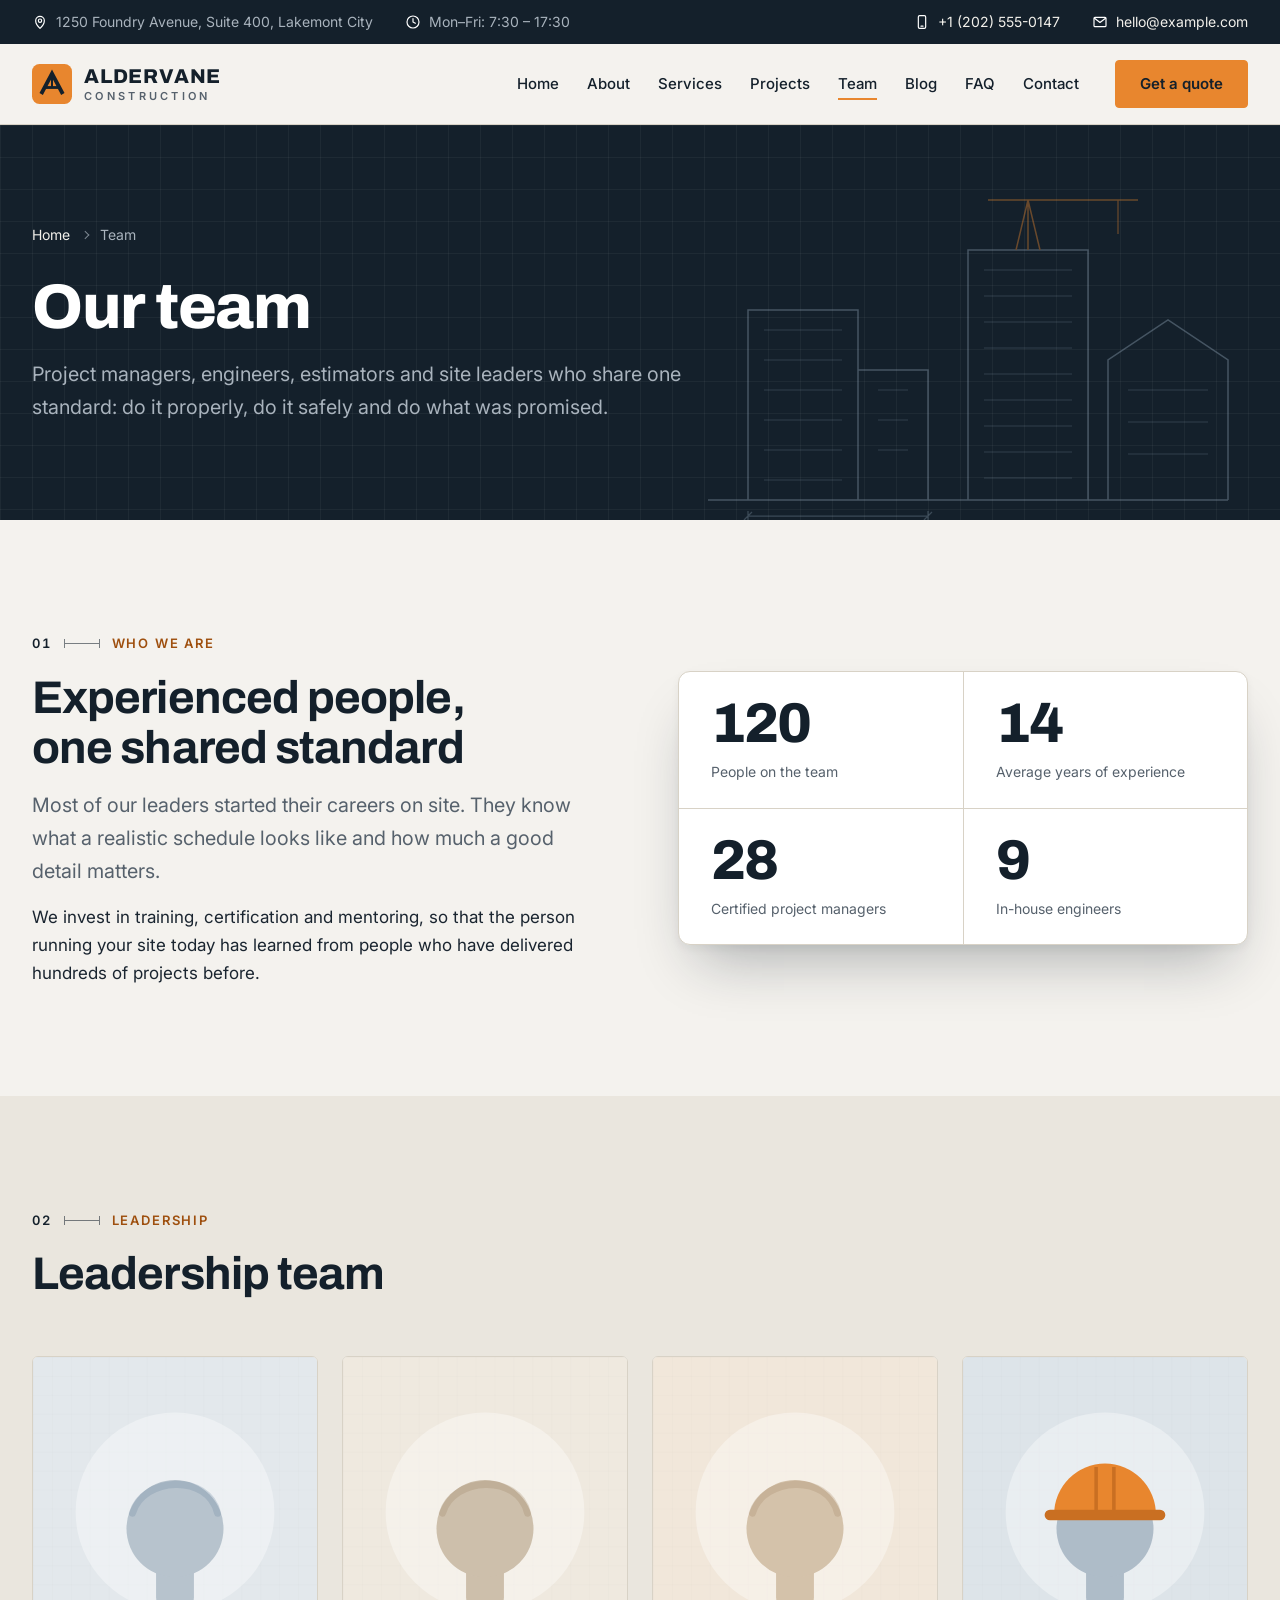
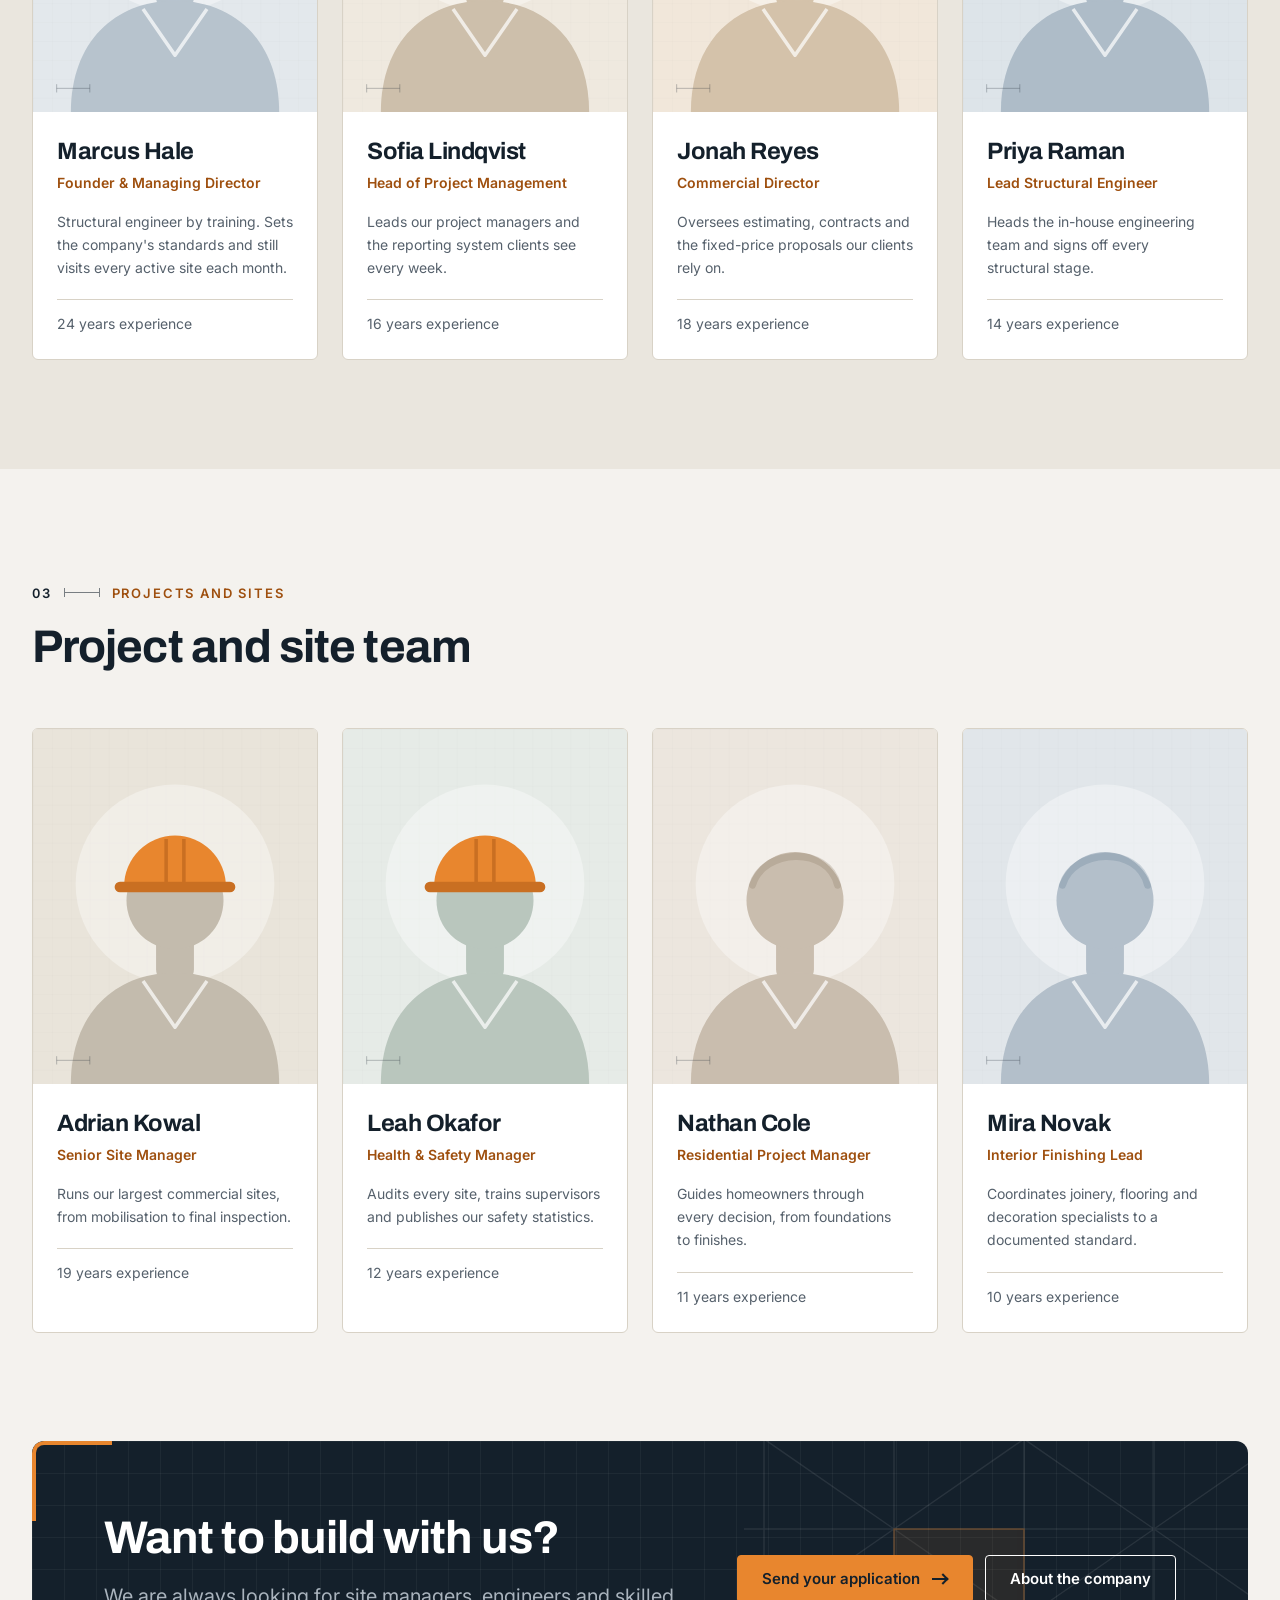
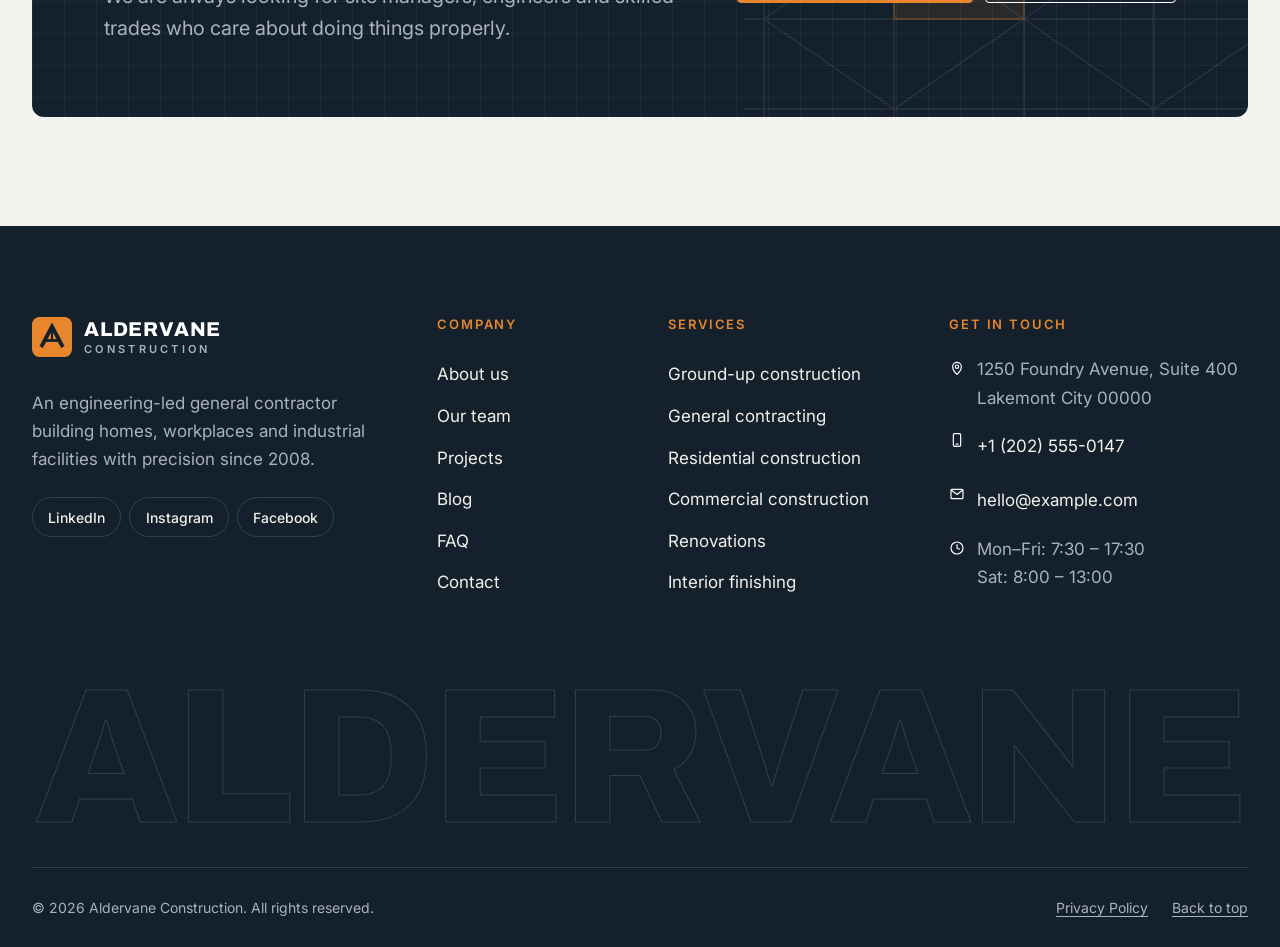
<file: team.html>
<!DOCTYPE html>
<html lang="en">
<head>
    <meta charset="utf-8">
    <meta name="viewport" content="width=device-width, initial-scale=1">
    <title>Our Team | Aldervane Construction</title>
    <meta name="description" content="Meet the project managers, engineers and site leaders behind every Aldervane Construction project, from the first survey to the final handover.">
    <meta name="robots" content="index, follow">
    <link rel="canonical" href="https://www.example.com/team.html">

    <!-- Social sharing: replace https://www.example.com with your own domain -->
    <meta property="og:type" content="website">
    <meta property="og:site_name" content="Aldervane Construction">
    <meta property="og:title" content="Our Team | Aldervane Construction">
    <meta property="og:description" content="Meet the project managers, engineers and site leaders behind every Aldervane Construction project, from the first survey to the final handover.">
    <meta property="og:url" content="https://www.example.com/team.html">
    <meta property="og:image" content="https://www.example.com/assets/images/social/og-image.jpg">
    <meta property="og:image:width" content="1200">
    <meta property="og:image:height" content="630">
    <meta property="og:image:alt" content="Aldervane Construction logo beside an illustration of a building under construction">
    <meta property="og:locale" content="en_US">
    <meta name="twitter:card" content="summary_large_image">
    <meta name="twitter:title" content="Our Team | Aldervane Construction">
    <meta name="twitter:description" content="Meet the project managers, engineers and site leaders behind every Aldervane Construction project, from the first survey to the final handover.">
    <meta name="twitter:image" content="https://www.example.com/assets/images/social/og-image.jpg">
    <meta name="twitter:image:alt" content="Aldervane Construction logo beside an illustration of a building under construction">

    <!-- Favicons -->
    <link rel="icon" href="assets/images/favicon/favicon.ico" sizes="32x32">
    <link rel="icon" href="assets/images/favicon/favicon.svg" type="image/svg+xml">
    <link rel="apple-touch-icon" href="assets/images/favicon/apple-touch-icon.png">
    <link rel="manifest" href="site.webmanifest">
    <meta name="theme-color" content="#14202b">

    <!-- Google Fonts: Archivo (headings) and Inter (body text), SIL Open Font License 1.1 -->
    <link rel="preconnect" href="https://fonts.googleapis.com">
    <link rel="preconnect" href="https://fonts.gstatic.com" crossorigin>
    <link rel="stylesheet" href="https://fonts.googleapis.com/css2?family=Archivo:wght@600..800&amp;family=Inter:wght@400..700&amp;display=swap">

    <!-- Template styles (keep this order) -->
    <link rel="stylesheet" href="assets/css/reset.css">
    <link rel="stylesheet" href="assets/css/variables.css">
    <link rel="stylesheet" href="assets/css/base.css">
    <link rel="stylesheet" href="assets/css/layout.css">
    <link rel="stylesheet" href="assets/css/components.css">
    <link rel="stylesheet" href="assets/css/pages.css">
    <link rel="stylesheet" href="assets/css/utilities.css">
    <link rel="stylesheet" href="assets/css/animations.css">
    <noscript><link rel="stylesheet" href="assets/css/noscript.css"></noscript>

    <!-- Scripts: deferred, one file per feature -->
    <script src="assets/js/main.js" defer></script>
    <script src="assets/js/navigation.js" defer></script>
    <script src="assets/js/animations.js" defer></script>
    <script src="assets/js/counters.js" defer></script>
</head>
<body id="top">
    <a class="skip-link" href="#main-content">Skip to main content</a>

    <!-- ======================================================================
         Top bar (visible on large screens) — edit contact details here
         ====================================================================== -->
    <aside class="topbar theme-dark" aria-label="Contact information">
        <div class="container topbar__inner">
            <ul class="topbar__list">
                <li class="topbar__item"><img class="icon icon--sm" src="assets/icons/map-pin.svg" alt="" width="24" height="24"> 1250 Foundry Avenue, Suite 400, Lakemont City</li>
                <li class="topbar__item"><img class="icon icon--sm" src="assets/icons/clock.svg" alt="" width="24" height="24"> Mon–Fri: 7:30 – 17:30</li>
            </ul>
            <ul class="topbar__list">
                <li class="topbar__item"><img class="icon icon--sm" src="assets/icons/phone.svg" alt="" width="24" height="24"> <a class="topbar__link" href="tel:+12025550147">+1 (202) 555-0147</a></li>
                <li class="topbar__item"><img class="icon icon--sm" src="assets/icons/mail.svg" alt="" width="24" height="24"> <a class="topbar__link" href="mailto:hello@example.com">hello@example.com</a></li>
            </ul>
        </div>
    </aside>

    <!-- ======================================================================
         Header and primary navigation
         ====================================================================== -->
    <header class="site-header" data-site-header>
        <div class="container site-header__inner">
            <!-- Logo: replace the mark image and the company name text -->
            <a class="logo" href="index.html">
                <img class="logo__mark" src="assets/images/logo/logo-mark.svg" alt="" width="40" height="40">
                <span class="logo__text">
                    <span class="logo__name">Aldervane</span>
                    <span class="logo__tagline">Construction</span>
                </span>
            </a>

            <nav class="site-nav" id="site-nav" aria-label="Primary" data-nav>
                <ul class="site-nav__list">
                    <li class="site-nav__item"><a class="site-nav__link" href="index.html">Home</a></li>
                    <li class="site-nav__item"><a class="site-nav__link" href="about.html">About</a></li>
                    <li class="site-nav__item"><a class="site-nav__link" href="services.html">Services</a></li>
                    <li class="site-nav__item"><a class="site-nav__link" href="projects.html">Projects</a></li>
                    <li class="site-nav__item"><a class="site-nav__link" href="team.html" aria-current="page">Team</a></li>
                    <li class="site-nav__item"><a class="site-nav__link" href="blog.html">Blog</a></li>
                    <li class="site-nav__item"><a class="site-nav__link" href="faq.html">FAQ</a></li>
                    <li class="site-nav__item"><a class="site-nav__link" href="contact.html">Contact</a></li>
                </ul>
                <div class="site-nav__extra">
                    <a class="btn btn--primary btn--block" href="contact.html#contact-form">Get a free quote <span class="arrow" aria-hidden="true"></span></a>
                    <div class="site-nav__contact">
                        <a href="tel:+12025550147"><img class="icon" src="assets/icons/phone.svg" alt="" width="24" height="24"> +1 (202) 555-0147</a>
                        <a href="mailto:hello@example.com"><img class="icon" src="assets/icons/mail.svg" alt="" width="24" height="24"> hello@example.com</a>
                    </div>
                </div>
            </nav>

            <div class="site-header__actions">
                <a class="btn btn--primary site-header__cta" href="contact.html#contact-form">Get a quote</a>
                <button class="nav-toggle" type="button" aria-expanded="false" aria-controls="site-nav" data-nav-toggle>
                    <span class="nav-toggle__icon" aria-hidden="true"></span>
                    <span class="visually-hidden">Menu</span>
                </button>
            </div>
        </div>
    </header>

    <main id="main-content" tabindex="-1">
        <!-- ==================================================================
             Page hero
             ================================================================== -->
        <section class="page-hero theme-dark bg-grid" aria-labelledby="page-title">
            <div class="container">
                <div class="page-hero__inner">
                    <nav class="breadcrumb" aria-label="Breadcrumb">
                        <ol class="breadcrumb__list">
                            <li class="breadcrumb__item"><a class="breadcrumb__link" href="index.html">Home</a></li>
                            <li class="breadcrumb__item" aria-current="page">Team</li>
                        </ol>
                    </nav>
                    <h1 class="page-hero__title" id="page-title">Our team</h1>
                    <p class="page-hero__lead">Project managers, engineers, estimators and site leaders who share one standard: do it properly, do it safely and do what was promised.</p>
                </div>
            </div>
        </section>

        <!-- ==================================================================
             Team intro
             ================================================================== -->
        <section class="section" aria-labelledby="intro-title">
            <div class="container split">
                <div data-reveal>
                    <p class="eyebrow"><span class="eyebrow__index">01</span>Who we are</p>
                    <h2 class="section-head__title" id="intro-title">Experienced people, one shared standard</h2>
                    <p class="section-head__lead">Most of our leaders started their careers on site. They know what a realistic schedule looks like and how much a good detail matters.</p>
                    <p class="mt-md">We invest in training, certification and mentoring, so that the person running your site today has learned from people who have delivered hundreds of projects before.</p>
                </div>
                <ul class="stats stats--panel stats--2col" data-reveal>
                    <li class="stat">
                        <span class="stat__value"><span data-counter="120">120</span></span>
                        <span class="stat__label">People on the team</span>
                    </li>
                    <li class="stat">
                        <span class="stat__value"><span data-counter="14">14</span></span>
                        <span class="stat__label">Average years of experience</span>
                    </li>
                    <li class="stat">
                        <span class="stat__value"><span data-counter="28">28</span></span>
                        <span class="stat__label">Certified project managers</span>
                    </li>
                    <li class="stat">
                        <span class="stat__value"><span data-counter="9">9</span></span>
                        <span class="stat__label">In-house engineers</span>
                    </li>
                </ul>
            </div>
        </section>

        <!-- ==================================================================
             Leadership
             Team photos: replace assets/images/team/team-XX.svg with
             800 x 1000 px WebP/AVIF portraits (see documentation).
             ================================================================== -->
        <section class="section section--alt" aria-labelledby="leadership-title">
            <div class="container">
                <div class="section-head" data-reveal>
                    <p class="eyebrow"><span class="eyebrow__index">02</span>Leadership</p>
                    <h2 class="section-head__title" id="leadership-title">Leadership team</h2>
                </div>
                <ul class="grid grid--4">
                    <li data-reveal>
                        <article class="team-card">
                            <div class="team-card__media">
                                <img class="team-card__photo" src="assets/images/team/team-01.svg" alt="" width="480" height="600" loading="lazy" decoding="async">
                            </div>
                            <div class="team-card__body">
                                <h3 class="team-card__name">Marcus Hale</h3>
                                <p class="team-card__role">Founder &amp; Managing Director</p>
                                <p class="team-card__bio">Structural engineer by training. Sets the company's standards and still visits every active site each month.</p>
                                <p class="team-card__meta"><span>24 years experience</span></p>
                            </div>
                        </article>
                    </li>
                    <li data-reveal>
                        <article class="team-card">
                            <div class="team-card__media">
                                <img class="team-card__photo" src="assets/images/team/team-02.svg" alt="" width="480" height="600" loading="lazy" decoding="async">
                            </div>
                            <div class="team-card__body">
                                <h3 class="team-card__name">Sofia Lindqvist</h3>
                                <p class="team-card__role">Head of Project Management</p>
                                <p class="team-card__bio">Leads our project managers and the reporting system clients see every week.</p>
                                <p class="team-card__meta"><span>16 years experience</span></p>
                            </div>
                        </article>
                    </li>
                    <li data-reveal>
                        <article class="team-card">
                            <div class="team-card__media">
                                <img class="team-card__photo" src="assets/images/team/team-05.svg" alt="" width="480" height="600" loading="lazy" decoding="async">
                            </div>
                            <div class="team-card__body">
                                <h3 class="team-card__name">Jonah Reyes</h3>
                                <p class="team-card__role">Commercial Director</p>
                                <p class="team-card__bio">Oversees estimating, contracts and the fixed-price proposals our clients rely on.</p>
                                <p class="team-card__meta"><span>18 years experience</span></p>
                            </div>
                        </article>
                    </li>
                    <li data-reveal>
                        <article class="team-card">
                            <div class="team-card__media">
                                <img class="team-card__photo" src="assets/images/team/team-04.svg" alt="" width="480" height="600" loading="lazy" decoding="async">
                            </div>
                            <div class="team-card__body">
                                <h3 class="team-card__name">Priya Raman</h3>
                                <p class="team-card__role">Lead Structural Engineer</p>
                                <p class="team-card__bio">Heads the in-house engineering team and signs off every structural stage.</p>
                                <p class="team-card__meta"><span>14 years experience</span></p>
                            </div>
                        </article>
                    </li>
                </ul>
            </div>
        </section>

        <!-- ==================================================================
             Project and site team
             ================================================================== -->
        <section class="section" aria-labelledby="site-team-title">
            <div class="container">
                <div class="section-head" data-reveal>
                    <p class="eyebrow"><span class="eyebrow__index">03</span>Projects and sites</p>
                    <h2 class="section-head__title" id="site-team-title">Project and site team</h2>
                </div>
                <ul class="grid grid--4">
                    <li data-reveal>
                        <article class="team-card">
                            <div class="team-card__media">
                                <img class="team-card__photo" src="assets/images/team/team-03.svg" alt="" width="480" height="600" loading="lazy" decoding="async">
                            </div>
                            <div class="team-card__body">
                                <h3 class="team-card__name">Adrian Kowal</h3>
                                <p class="team-card__role">Senior Site Manager</p>
                                <p class="team-card__bio">Runs our largest commercial sites, from mobilisation to final inspection.</p>
                                <p class="team-card__meta"><span>19 years experience</span></p>
                            </div>
                        </article>
                    </li>
                    <li data-reveal>
                        <article class="team-card">
                            <div class="team-card__media">
                                <img class="team-card__photo" src="assets/images/team/team-06.svg" alt="" width="480" height="600" loading="lazy" decoding="async">
                            </div>
                            <div class="team-card__body">
                                <h3 class="team-card__name">Leah Okafor</h3>
                                <p class="team-card__role">Health &amp; Safety Manager</p>
                                <p class="team-card__bio">Audits every site, trains supervisors and publishes our safety statistics.</p>
                                <p class="team-card__meta"><span>12 years experience</span></p>
                            </div>
                        </article>
                    </li>
                    <li data-reveal>
                        <article class="team-card">
                            <div class="team-card__media">
                                <img class="team-card__photo" src="assets/images/team/team-07.svg" alt="" width="480" height="600" loading="lazy" decoding="async">
                            </div>
                            <div class="team-card__body">
                                <h3 class="team-card__name">Nathan Cole</h3>
                                <p class="team-card__role">Residential Project Manager</p>
                                <p class="team-card__bio">Guides homeowners through every decision, from foundations to finishes.</p>
                                <p class="team-card__meta"><span>11 years experience</span></p>
                            </div>
                        </article>
                    </li>
                    <li data-reveal>
                        <article class="team-card">
                            <div class="team-card__media">
                                <img class="team-card__photo" src="assets/images/team/team-08.svg" alt="" width="480" height="600" loading="lazy" decoding="async">
                            </div>
                            <div class="team-card__body">
                                <h3 class="team-card__name">Mira Novak</h3>
                                <p class="team-card__role">Interior Finishing Lead</p>
                                <p class="team-card__bio">Coordinates joinery, flooring and decoration specialists to a documented standard.</p>
                                <p class="team-card__meta"><span>10 years experience</span></p>
                            </div>
                        </article>
                    </li>
                </ul>
            </div>
        </section>

        <!-- ==================================================================
             Careers call to action
             ================================================================== -->
        <section class="section section--flush-top" aria-labelledby="cta-title">
            <div class="container">
                <div class="cta-band theme-dark bg-grid" data-reveal>
                    <div class="cta-band__inner">
                        <div>
                            <h2 class="cta-band__title" id="cta-title">Want to build with us?</h2>
                            <p class="cta-band__text">We are always looking for site managers, engineers and skilled trades who care about doing things properly.</p>
                        </div>
                        <div class="cta-band__actions">
                            <a class="btn btn--primary" href="contact.html#contact-form">Send your application <span class="arrow" aria-hidden="true"></span></a>
                            <a class="btn btn--outline" href="about.html">About the company</a>
                        </div>
                    </div>
                </div>
            </div>
        </section>
    </main>

    <!-- ======================================================================
         Footer
         ====================================================================== -->
    <footer class="site-footer theme-dark">
        <div class="container">
            <div class="site-footer__top">
                <div class="site-footer__brand">
                    <a class="logo" href="index.html">
                        <img class="logo__mark" src="assets/images/logo/logo-mark.svg" alt="" width="40" height="40">
                        <span class="logo__text">
                            <span class="logo__name">Aldervane</span>
                            <span class="logo__tagline">Construction</span>
                        </span>
                    </a>
                    <p class="site-footer__about">An engineering-led general contractor building homes, workplaces and industrial facilities with precision since 2008.</p>
                    <!-- Social profiles: replace the URLs with your own profile pages -->
                    <ul class="social-links" aria-label="Social media">
                        <li><a class="social-links__link" href="https://www.linkedin.com/">LinkedIn</a></li>
                        <li><a class="social-links__link" href="https://www.instagram.com/">Instagram</a></li>
                        <li><a class="social-links__link" href="https://www.facebook.com/">Facebook</a></li>
                    </ul>
                </div>

                <nav class="site-footer__col" aria-labelledby="footer-company-title">
                    <h2 class="site-footer__title" id="footer-company-title">Company</h2>
                    <ul class="site-footer__links">
                        <li><a href="about.html">About us</a></li>
                        <li><a href="team.html">Our team</a></li>
                        <li><a href="projects.html">Projects</a></li>
                        <li><a href="blog.html">Blog</a></li>
                        <li><a href="faq.html">FAQ</a></li>
                        <li><a href="contact.html">Contact</a></li>
                    </ul>
                </nav>

                <nav class="site-footer__col" aria-labelledby="footer-services-title">
                    <h2 class="site-footer__title" id="footer-services-title">Services</h2>
                    <ul class="site-footer__links">
                        <li><a href="services.html#ground-up-construction">Ground-up construction</a></li>
                        <li><a href="services.html#general-contracting">General contracting</a></li>
                        <li><a href="services.html#residential-construction">Residential construction</a></li>
                        <li><a href="services.html#commercial-construction">Commercial construction</a></li>
                        <li><a href="services.html#renovations">Renovations</a></li>
                        <li><a href="services.html#interior-finishing">Interior finishing</a></li>
                    </ul>
                </nav>

                <div class="site-footer__col">
                    <h2 class="site-footer__title">Get in touch</h2>
                    <address class="site-footer__contact">
                        <span class="site-footer__contact-item"><img class="icon icon--sm" src="assets/icons/map-pin.svg" alt="" width="24" height="24"> <span>1250 Foundry Avenue, Suite 400<br>Lakemont City 00000</span></span>
                        <span class="site-footer__contact-item"><img class="icon icon--sm" src="assets/icons/phone.svg" alt="" width="24" height="24"> <a href="tel:+12025550147">+1 (202) 555-0147</a></span>
                        <span class="site-footer__contact-item"><img class="icon icon--sm" src="assets/icons/mail.svg" alt="" width="24" height="24"> <a href="mailto:hello@example.com">hello@example.com</a></span>
                        <span class="site-footer__contact-item"><img class="icon icon--sm" src="assets/icons/clock.svg" alt="" width="24" height="24"> <span>Mon–Fri: 7:30 – 17:30<br>Sat: 8:00 – 13:00</span></span>
                    </address>
                </div>
            </div>

            <p class="site-footer__wordmark" aria-hidden="true">Aldervane</p>

            <div class="site-footer__bottom">
                <p>&copy; <span data-current-year>2026</span> Aldervane Construction. All rights reserved.</p>
                <ul class="site-footer__legal">
                    <li><a href="privacy-policy.html">Privacy Policy</a></li>
                    <li><a href="#top">Back to top</a></li>
                </ul>
            </div>
        </div>
    </footer>
</body>
</html>
</file>
<file: assets/css/variables.css>
/* ==========================================================================
   Aldervane — Design tokens
   --------------------------------------------------------------------------
   This is the ONE place to customise the look of the template.
   Change a value here and it updates everywhere it is used.
   All colour pairs below were checked against WCAG 2.2 AA contrast.
   ========================================================================== */

:root {
    /* ----------------------------------------------------------------------
       Brand colours
       ---------------------------------------------------------------------- */
    --color-primary: #14202b;          /* Ink: dark sections, headings, footer */
    --color-primary-light: #1e2e3d;    /* Lighter ink: cards on dark sections */
    --color-secondary: #3e566b;        /* Steel blue: secondary accents */
    --color-accent: #e8862e;           /* Amber: buttons, highlights (use dark text on it) */
    --color-accent-hover: #f29a45;     /* Amber hover state */
    --color-accent-strong: #9e4f0e;    /* Amber dark enough for text on light backgrounds */
    --color-accent-soft: #fbebdc;      /* Tinted amber background */

    /* ----------------------------------------------------------------------
       Neutrals
       ---------------------------------------------------------------------- */
    --color-background: #f4f2ee;       /* Page background ("concrete paper") */
    --color-surface: #ffffff;          /* Cards, forms, panels */
    --color-surface-alt: #eae6de;      /* Alternate section background ("sand") */
    --color-text: #1a2530;             /* Body text */
    --color-heading: var(--color-primary);
    --color-muted: #56616c;            /* Secondary text */
    --color-border: #d8d2c6;           /* Decorative borders and dividers */
    --color-border-strong: #78818b;    /* Form field borders (3:1 minimum) */

    /* ----------------------------------------------------------------------
       Colours used on dark backgrounds (.theme-dark)
       ---------------------------------------------------------------------- */
    --color-on-dark: #f2f0eb;
    --color-on-dark-muted: #a9b3bd;
    --color-border-dark: rgb(255 255 255 / 0.14);

    /* ----------------------------------------------------------------------
       Semantic colours
       ---------------------------------------------------------------------- */
    --color-link: var(--color-accent-strong);
    --color-accent-text: var(--color-accent-strong); /* Eyebrows, small accents */
    --color-focus: var(--color-accent-strong);       /* Keyboard focus ring */
    --color-success: #1d7a45;
    --color-success-bg: #e6f2eb;
    --color-error: #b3261e;
    --color-error-bg: #fbeae8;

    /* ----------------------------------------------------------------------
       Typography
       Fonts are loaded from Google Fonts in the <head> of every page.
       If you change the families here, update that <link> too.
       ---------------------------------------------------------------------- */
    --font-heading: "Archivo", "Helvetica Neue", Arial, sans-serif;
    --font-body: "Inter", system-ui, -apple-system, "Segoe UI", Roboto, Arial, sans-serif;

    --text-xs: 0.8125rem;                                   /* 13px */
    --text-sm: 0.875rem;                                    /* 14px */
    --text-base: 1rem;                                      /* 16px */
    --text-md: 1.0625rem;                                   /* 17px: body copy */
    --text-lg: clamp(1.125rem, 1.08rem + 0.2vw, 1.25rem);   /* lead paragraphs */
    --text-xl: clamp(1.25rem, 1.16rem + 0.4vw, 1.5rem);     /* h3, card titles */
    --text-2xl: clamp(1.5rem, 1.32rem + 0.8vw, 2rem);       /* h3 large */
    --text-3xl: clamp(1.875rem, 1.5rem + 1.7vw, 2.875rem);  /* h2 */
    --text-4xl: clamp(2.25rem, 1.62rem + 2.9vw, 4.25rem);   /* h1 */

    --leading-tight: 1.1;
    --leading-snug: 1.3;
    --leading-normal: 1.65;
    --tracking-tight: -0.02em;
    --tracking-wide: 0.14em;

    --weight-regular: 400;
    --weight-medium: 500;
    --weight-semibold: 600;
    --weight-bold: 700;
    --weight-heavy: 800;

    /* ----------------------------------------------------------------------
       Spacing (4px base)
       ---------------------------------------------------------------------- */
    --space-2xs: 0.25rem;
    --space-xs: 0.5rem;
    --space-sm: 0.75rem;
    --space-md: 1rem;
    --space-lg: 1.5rem;
    --space-xl: 2rem;
    --space-2xl: 3rem;
    --space-3xl: 4rem;
    --space-4xl: 6rem;
    --section-space: clamp(4rem, 2.8rem + 5vw, 7.5rem);

    /* ----------------------------------------------------------------------
       Layout
       ---------------------------------------------------------------------- */
    --container-width: 1240px;
    --container-narrow: 820px;
    --gutter: clamp(1rem, 4vw, 2rem);
    --header-height: 4.5rem;

    /* ----------------------------------------------------------------------
       Shape
       ---------------------------------------------------------------------- */
    --border-radius: 6px;
    --radius-sm: 4px;
    --radius-lg: 12px;
    --radius-pill: 999px;

    /* ----------------------------------------------------------------------
       Shadows
       ---------------------------------------------------------------------- */
    --shadow-sm: 0 1px 2px rgb(20 32 43 / 0.06), 0 1px 3px rgb(20 32 43 / 0.08);
    --shadow-md: 0 2px 4px rgb(20 32 43 / 0.04), 0 12px 28px -10px rgb(20 32 43 / 0.18);
    --shadow-lg: 0 4px 8px rgb(20 32 43 / 0.05), 0 32px 56px -20px rgb(20 32 43 / 0.32);

    /* ----------------------------------------------------------------------
       Motion
       ---------------------------------------------------------------------- */
    --ease-out: cubic-bezier(0.22, 1, 0.36, 1);
    --duration-fast: 150ms;
    --duration-base: 250ms;
    --duration-slow: 700ms;

    /* ----------------------------------------------------------------------
       Layers
       ---------------------------------------------------------------------- */
    --z-header: 100;
    --z-skip-link: 200;
}

/* Taller header from tablet width up */
@media (min-width: 48em) {
    :root {
        --header-height: 5rem;
    }
}
</file>
<file: assets/css/base.css>
/* ==========================================================================
   Base — element defaults, typography, links and focus styles
   ========================================================================== */

html {
    scroll-behavior: smooth;
    /* Keeps anchored and focused elements clear of the sticky header */
    scroll-padding-top: calc(var(--header-height) + 1.5rem);
}

body {
    font-family: var(--font-body);
    font-size: var(--text-md);
    line-height: var(--leading-normal);
    color: var(--color-text);
    background-color: var(--color-background);
    -webkit-font-smoothing: antialiased;
    -moz-osx-font-smoothing: grayscale;
}

/* --------------------------------------------------------------------------
   Headings
   -------------------------------------------------------------------------- */
h1,
h2,
h3,
h4,
h5,
h6 {
    font-family: var(--font-heading);
    font-weight: var(--weight-bold);
    line-height: var(--leading-tight);
    letter-spacing: var(--tracking-tight);
    color: var(--color-heading);
    text-wrap: balance;
}

h1 {
    font-size: var(--text-4xl);
    font-weight: var(--weight-heavy);
}

h2 {
    font-size: var(--text-3xl);
}

h3 {
    font-size: var(--text-xl);
    line-height: var(--leading-snug);
}

h4 {
    font-size: var(--text-lg);
    line-height: var(--leading-snug);
}

p {
    text-wrap: pretty;
}

strong,
b {
    font-weight: var(--weight-semibold);
}

small {
    font-size: var(--text-sm);
}

/* --------------------------------------------------------------------------
   Links
   -------------------------------------------------------------------------- */
a {
    color: var(--color-link);
    text-decoration: underline;
    text-decoration-thickness: 1px;
    text-underline-offset: 0.2em;
    transition: color var(--duration-fast) ease;
}

a:hover {
    color: var(--color-heading);
}

/* --------------------------------------------------------------------------
   Keyboard focus — visible on every interactive element
   -------------------------------------------------------------------------- */
:focus-visible {
    outline: 3px solid var(--color-focus);
    outline-offset: 3px;
}

/* The skip link target receives programmatic focus only */
main:focus {
    outline: none;
}

::selection {
    color: var(--color-primary);
    background-color: var(--color-accent);
}

hr {
    border: 0;
    border-top: 1px solid var(--color-border);
}

address {
    font-style: normal;
}

/* --------------------------------------------------------------------------
   Skip link
   -------------------------------------------------------------------------- */
.skip-link {
    position: absolute;
    top: var(--space-md);
    left: var(--space-md);
    z-index: var(--z-skip-link);
    padding: var(--space-sm) var(--space-lg);
    font-weight: var(--weight-semibold);
    color: var(--color-primary);
    text-decoration: none;
    background-color: var(--color-accent);
    border-radius: var(--radius-sm);
    transform: translateY(-200%);
}

.skip-link:focus {
    color: var(--color-primary);
    transform: none;
}

/* --------------------------------------------------------------------------
   Dark theme context
   Add the class "theme-dark" to any section to switch its colours.
   Components inside automatically adapt because they use these tokens.
   -------------------------------------------------------------------------- */
.theme-dark {
    --color-text: var(--color-on-dark);
    --color-heading: #ffffff;
    --color-muted: var(--color-on-dark-muted);
    --color-border: var(--color-border-dark);
    --color-surface: var(--color-primary-light);
    --color-link: var(--color-accent);
    --color-accent-text: var(--color-accent);
    --color-focus: var(--color-accent);

    color: var(--color-text);
    background-color: var(--color-primary);
}
</file>
<file: assets/css/layout.css>
/* ==========================================================================
   Layout — containers, sections, grids, header, navigation, footer
   Mobile-first: base rules target small screens, media queries add
   layout for larger ones. Breakpoints: 30em (480px), 37.5em (600px),
   48em (768px), 64em (1024px), 75em (1200px), 90em (1440px).
   ========================================================================== */

/* --------------------------------------------------------------------------
   Container
   -------------------------------------------------------------------------- */
.container {
    width: 100%;
    max-width: calc(var(--container-width) + var(--gutter) * 2);
    padding-inline: var(--gutter);
    margin-inline: auto;
}

.container--narrow {
    max-width: calc(var(--container-narrow) + var(--gutter) * 2);
}

/* --------------------------------------------------------------------------
   Sections
   -------------------------------------------------------------------------- */
.section {
    padding-block: var(--section-space);
}

.section--alt {
    background-color: var(--color-surface-alt);
}

.section--flush-top {
    padding-top: 0;
}

/* Blueprint grid background (works on light and dark sections) */
.bg-grid {
    background-image:
        linear-gradient(rgb(255 255 255 / 0.045) 1px, transparent 1px),
        linear-gradient(90deg, rgb(255 255 255 / 0.045) 1px, transparent 1px);
    background-size: 32px 32px;
}

.bg-grid--light {
    background-image:
        linear-gradient(rgb(20 32 43 / 0.05) 1px, transparent 1px),
        linear-gradient(90deg, rgb(20 32 43 / 0.05) 1px, transparent 1px);
}

/* --------------------------------------------------------------------------
   Section heading block
   -------------------------------------------------------------------------- */
.section-head {
    max-width: 46rem;
    margin-bottom: clamp(2.25rem, 1.6rem + 2.4vw, 3.75rem);
}

.section-head__title {
    margin-top: var(--space-md);
}

.section-head__lead {
    margin-top: var(--space-md);
    font-size: var(--text-lg);
    color: var(--color-muted);
}

.section-head--center {
    margin-inline: auto;
    text-align: center;
}

.section-head--split {
    display: grid;
    gap: var(--space-lg);
    max-width: none;
}

.section-head--split .section-head__lead {
    margin-top: 0;
}

@media (min-width: 64em) {
    .section-head--split {
        grid-template-columns: minmax(0, 1.1fr) minmax(0, 0.9fr);
        gap: var(--space-3xl);
        align-items: end;
    }
}

/* Eyebrow label with a "dimension line": 01 |——| OUR SERVICES */
.eyebrow {
    display: inline-flex;
    align-items: center;
    gap: var(--space-sm);
    font-family: var(--font-body);
    font-size: var(--text-xs);
    font-weight: var(--weight-semibold);
    line-height: 1.4;
    letter-spacing: var(--tracking-wide);
    text-transform: uppercase;
    color: var(--color-accent-text);
}

.eyebrow__index {
    display: inline-flex;
    align-items: center;
    gap: var(--space-sm);
    font-variant-numeric: tabular-nums;
    color: var(--color-heading);
}

.eyebrow__index::after {
    content: "";
    width: 2.25rem;
    height: 9px;
    background: linear-gradient(currentColor, currentColor) center / 100% 1px no-repeat;
    border-inline: 1px solid currentColor;
    opacity: 0.55;
}

/* --------------------------------------------------------------------------
   Grids
   -------------------------------------------------------------------------- */
.grid {
    display: grid;
    gap: var(--space-lg);
}

@media (min-width: 37.5em) {
    .grid--3,
    .grid--4 {
        grid-template-columns: repeat(2, minmax(0, 1fr));
    }
}

@media (min-width: 48em) {
    .grid--2 {
        grid-template-columns: repeat(2, minmax(0, 1fr));
    }
}

@media (min-width: 64em) {
    .grid--3 {
        grid-template-columns: repeat(3, minmax(0, 1fr));
    }
}

@media (min-width: 75em) {
    .grid--4 {
        grid-template-columns: repeat(4, minmax(0, 1fr));
    }
}

/* Two-column media + text layout */
.split {
    display: grid;
    gap: clamp(2.5rem, 1.5rem + 4vw, 5.5rem);
    align-items: center;
}

.split--top {
    align-items: start;
}

@media (min-width: 64em) {
    .split {
        grid-template-columns: repeat(2, minmax(0, 1fr));
    }
}

/* Main content + sidebar */
.with-sidebar {
    display: grid;
    gap: var(--space-3xl);
}

@media (min-width: 64em) {
    .with-sidebar {
        grid-template-columns: minmax(0, 1fr) 21rem;
        gap: clamp(3rem, 2rem + 3vw, 5rem);
        align-items: start;
    }

    /* Optional: keep a short sidebar in view while scrolling */
    .with-sidebar--sticky .with-sidebar__aside {
        position: sticky;
        top: calc(var(--header-height) + 2rem);
    }
}

/* --------------------------------------------------------------------------
   Top bar (desktop only)
   -------------------------------------------------------------------------- */
.topbar {
    display: none;
    font-size: var(--text-sm);
}

.topbar__inner {
    display: flex;
    align-items: center;
    justify-content: space-between;
    gap: var(--space-lg);
    min-height: 2.75rem;
}

.topbar__list {
    display: flex;
    flex-wrap: wrap;
    gap: var(--space-xl);
}

.topbar__item {
    display: inline-flex;
    align-items: center;
    gap: var(--space-xs);
    color: var(--color-muted);
}

.topbar__link {
    display: inline-block;
    padding-block: 0.25rem;
    color: var(--color-text);
    text-decoration: none;
}

.topbar__link:hover {
    color: var(--color-accent);
}

@media (min-width: 75em) {
    .topbar {
        display: block;
    }
}

/* --------------------------------------------------------------------------
   Site header
   Note: avoid transform, filter or backdrop-filter on the header —
   they would break the fixed-position mobile navigation panel.
   -------------------------------------------------------------------------- */
.site-header {
    position: sticky;
    top: 0;
    z-index: var(--z-header);
    background-color: var(--color-background);
    border-bottom: 1px solid var(--color-border);
    transition: box-shadow var(--duration-base) ease, border-color var(--duration-base) ease;
}

.site-header.is-scrolled {
    border-bottom-color: transparent;
    box-shadow: var(--shadow-md);
}

.site-header__inner {
    display: flex;
    align-items: center;
    justify-content: space-between;
    gap: var(--space-lg);
    min-height: var(--header-height);
}

.site-header__actions {
    display: flex;
    align-items: center;
    gap: var(--space-sm);
}

/* Header button (.btn): hidden on small phones, where the menu contains it */
.site-header .site-header__cta {
    display: none;
}

@media (min-width: 40em) {
    .site-header .site-header__cta {
        display: inline-flex;
    }
}

/* --------------------------------------------------------------------------
   Logo (mark image + live text, easy to rename)
   -------------------------------------------------------------------------- */
.logo {
    display: inline-flex;
    flex-shrink: 0;
    align-items: center;
    gap: var(--space-sm);
    color: var(--color-heading);
    text-decoration: none;
}

.logo:hover {
    color: var(--color-heading);
}

.logo__mark {
    width: 2.5rem;
    height: 2.5rem;
}

.logo__text {
    display: flex;
    flex-direction: column;
    line-height: 1;
}

.logo__name {
    font-family: var(--font-heading);
    font-size: 1.25rem;
    font-weight: var(--weight-heavy);
    letter-spacing: 0.04em;
    text-transform: uppercase;
}

.logo__tagline {
    margin-top: 0.35rem;
    font-size: 0.6875rem;
    font-weight: var(--weight-semibold);
    letter-spacing: 0.3em;
    text-transform: uppercase;
    color: var(--color-muted);
}

/* --------------------------------------------------------------------------
   Primary navigation — mobile panel first, inline bar from 1200px
   -------------------------------------------------------------------------- */
.site-nav {
    position: fixed;
    inset: var(--header-height) 0 0;
    display: flex;
    flex-direction: column;
    gap: var(--space-xl);
    padding: var(--space-md) var(--gutter) var(--space-2xl);
    overflow-y: auto;
    overscroll-behavior: contain;
    background-color: var(--color-background);
    border-top: 1px solid var(--color-border);
    visibility: hidden;
    opacity: 0;
    transform: translateY(-0.75rem);
    transition:
        opacity var(--duration-base) var(--ease-out),
        transform var(--duration-base) var(--ease-out),
        visibility 0s linear var(--duration-base);
}

.site-nav.is-open {
    visibility: visible;
    opacity: 1;
    transform: none;
    transition-delay: 0s;
}

.site-nav__link {
    display: flex;
    align-items: center;
    justify-content: space-between;
    min-height: 3.5rem;
    padding-block: var(--space-sm);
    font-family: var(--font-heading);
    font-size: 1.375rem;
    font-weight: var(--weight-bold);
    letter-spacing: var(--tracking-tight);
    color: var(--color-heading);
    text-decoration: none;
    border-bottom: 1px solid var(--color-border);
}

.site-nav__link:hover,
.site-nav__link[aria-current="page"] {
    color: var(--color-accent-text);
}

.site-nav__extra {
    display: grid;
    gap: var(--space-lg);
}

.site-nav__contact {
    display: grid;
    gap: var(--space-sm);
    font-size: var(--text-sm);
}

.site-nav__contact a {
    display: inline-flex;
    align-items: center;
    gap: var(--space-xs);
    min-height: 2.75rem;
    color: var(--color-text);
    text-decoration: none;
}

/* Prevent page scrolling behind the open mobile menu */
.nav-open {
    overflow: hidden;
}

/* Hamburger toggle */
.nav-toggle {
    display: inline-flex;
    align-items: center;
    justify-content: center;
    width: 3rem;
    height: 3rem;
    color: var(--color-heading);
    background-color: var(--color-surface);
    border: 1px solid var(--color-border);
    border-radius: var(--radius-sm);
}

.nav-toggle__icon,
.nav-toggle__icon::before,
.nav-toggle__icon::after {
    display: block;
    width: 1.25rem;
    height: 2px;
    background-color: currentColor;
    border-radius: 2px;
    transition: transform var(--duration-base) var(--ease-out), background-color var(--duration-fast) ease;
}

.nav-toggle__icon {
    position: relative;
}

.nav-toggle__icon::before,
.nav-toggle__icon::after {
    content: "";
    position: absolute;
    left: 0;
}

.nav-toggle__icon::before {
    transform: translateY(-6px);
}

.nav-toggle__icon::after {
    transform: translateY(6px);
}

.nav-toggle[aria-expanded="true"] .nav-toggle__icon {
    background-color: transparent;
}

.nav-toggle[aria-expanded="true"] .nav-toggle__icon::before {
    transform: rotate(45deg);
}

.nav-toggle[aria-expanded="true"] .nav-toggle__icon::after {
    transform: rotate(-45deg);
}

@media (min-width: 75em) {
    .site-nav {
        position: static;
        flex-direction: row;
        align-items: center;
        padding: 0;
        margin-left: auto;
        overflow: visible;
        background: none;
        border: 0;
        visibility: visible;
        opacity: 1;
        transform: none;
        transition: none;
    }

    .site-nav__list {
        display: flex;
        gap: var(--space-2xs);
    }

    .site-nav__link {
        position: relative;
        min-height: 2.75rem;
        padding: var(--space-xs) var(--space-sm);
        font-family: var(--font-body);
        font-size: 0.9375rem;
        font-weight: var(--weight-medium);
        letter-spacing: 0;
        border: 0;
    }

    .site-nav__link::after {
        content: "";
        position: absolute;
        right: var(--space-sm);
        bottom: 0.35rem;
        left: var(--space-sm);
        height: 2px;
        background-color: var(--color-accent);
        transform: scaleX(0);
        transform-origin: left;
        transition: transform var(--duration-base) var(--ease-out);
    }

    .site-nav__link:hover::after,
    .site-nav__link[aria-current="page"]::after {
        transform: scaleX(1);
    }

    .site-nav__link[aria-current="page"] {
        color: var(--color-heading);
    }

    .site-nav__extra,
    .nav-toggle {
        display: none;
    }
}

/* --------------------------------------------------------------------------
   Inner page hero + breadcrumb
   -------------------------------------------------------------------------- */
.page-hero {
    position: relative;
    padding-block: clamp(3.5rem, 2.4rem + 4.5vw, 6.5rem);
    overflow: hidden;
}

.page-hero::after {
    content: "";
    position: absolute;
    right: -1rem;
    bottom: 0;
    width: min(75vw, 560px);
    aspect-ratio: 560 / 360;
    background: url("../images/hero/page-hero-lines.svg") no-repeat right bottom / contain;
    opacity: 0.18;
    pointer-events: none;
}

.page-hero__inner {
    position: relative;
    z-index: 1;
    max-width: 52rem;
}

.page-hero__title {
    margin-top: var(--space-lg);
}

.page-hero__lead {
    max-width: 42rem;
    margin-top: var(--space-md);
    font-size: var(--text-lg);
    color: var(--color-muted);
}

.page-hero__meta {
    display: flex;
    flex-wrap: wrap;
    gap: var(--space-sm) var(--space-xl);
    margin-top: var(--space-xl);
    font-size: var(--text-sm);
    color: var(--color-muted);
}

.page-hero__meta-item {
    display: inline-flex;
    align-items: center;
    gap: var(--space-xs);
}

@media (min-width: 64em) {
    .page-hero::after {
        right: 2rem;
        opacity: 0.4;
    }
}

.breadcrumb__list {
    display: flex;
    flex-wrap: wrap;
    align-items: center;
    gap: var(--space-xs) var(--space-sm);
    font-size: var(--text-sm);
    color: var(--color-muted);
}

.breadcrumb__item {
    display: inline-flex;
    align-items: center;
    gap: var(--space-sm);
}

/* Separator chevron drawn with borders (not read by screen readers) */
.breadcrumb__item + .breadcrumb__item::before {
    content: "";
    width: 0.4rem;
    height: 0.4rem;
    border-top: 1.5px solid currentColor;
    border-right: 1.5px solid currentColor;
    opacity: 0.7;
    transform: rotate(45deg);
}

.breadcrumb__link {
    display: inline-block;
    padding-block: 0.15rem;
    color: var(--color-text);
    text-decoration: none;
}

.breadcrumb__link:hover {
    color: var(--color-accent-text);
    text-decoration: underline;
}

/* --------------------------------------------------------------------------
   Site footer
   -------------------------------------------------------------------------- */
.site-footer {
    position: relative;
    padding-top: clamp(3.5rem, 2.5rem + 4vw, 6rem);
    overflow: hidden;
}

.site-footer__top {
    display: grid;
    gap: var(--space-2xl);
}

.site-footer__about {
    max-width: 22rem;
    margin-top: var(--space-lg);
    color: var(--color-muted);
}

.site-footer__title {
    margin-bottom: var(--space-lg);
    font-family: var(--font-body);
    font-size: var(--text-xs);
    font-weight: var(--weight-semibold);
    letter-spacing: var(--tracking-wide);
    text-transform: uppercase;
    color: var(--color-accent-text);
}

.site-footer__links {
    display: grid;
    gap: var(--space-2xs);
}

.site-footer__links a,
.site-footer__contact a {
    display: inline-block;
    padding-block: 0.3rem;
    color: var(--color-text);
    text-decoration: none;
}

.site-footer__links a:hover,
.site-footer__contact a:hover {
    color: var(--color-accent);
    text-decoration: underline;
}

.site-footer__contact {
    display: grid;
    gap: var(--space-md);
    color: var(--color-muted);
}

.site-footer__contact-item {
    display: flex;
    align-items: flex-start;
    gap: var(--space-sm);
}

.site-footer__contact-item .icon {
    margin-top: 0.3rem;
}

.site-footer__wordmark {
    margin-top: clamp(3rem, 2rem + 4vw, 5rem);
    font-family: var(--font-heading);
    font-size: clamp(3.5rem, 15vw, 13.5rem);
    font-weight: var(--weight-heavy);
    line-height: 0.8;
    letter-spacing: -0.02em;
    text-align: center;
    text-transform: uppercase;
    white-space: nowrap;
    color: transparent;
    -webkit-text-stroke: 1px rgb(255 255 255 / 0.14);
    user-select: none;
}

.site-footer__bottom {
    display: flex;
    flex-wrap: wrap;
    align-items: center;
    justify-content: space-between;
    gap: var(--space-sm) var(--space-xl);
    padding-block: var(--space-lg);
    margin-top: var(--space-xl);
    font-size: var(--text-sm);
    color: var(--color-muted);
    border-top: 1px solid var(--color-border);
}

.site-footer__legal {
    display: flex;
    flex-wrap: wrap;
    gap: var(--space-xs) var(--space-lg);
}

.site-footer__legal a {
    display: inline-block;
    padding-block: 0.25rem;
    color: var(--color-muted);
}

.site-footer__legal a:hover {
    color: var(--color-accent);
}

@media (min-width: 48em) {
    .site-footer__top {
        grid-template-columns: repeat(2, minmax(0, 1fr));
    }
}

@media (min-width: 64em) {
    .site-footer__top {
        grid-template-columns: minmax(0, 1.5fr) minmax(0, 0.8fr) minmax(0, 1fr) minmax(0, 1.2fr);
        gap: var(--space-xl);
    }
}
</file>
<file: assets/css/components.css>
/* ==========================================================================
   Components — reusable building blocks used across all pages
   Naming: BEM (block__element--modifier)
   ========================================================================== */

/* --------------------------------------------------------------------------
   Buttons
   -------------------------------------------------------------------------- */
.btn {
    --btn-color: var(--color-heading);
    --btn-bg: transparent;
    --btn-border: transparent;

    display: inline-flex;
    align-items: center;
    justify-content: center;
    gap: var(--space-sm);
    min-height: 3rem;
    padding: 0.8125rem 1.5rem;
    font-family: var(--font-body);
    font-size: 0.9375rem;
    font-weight: var(--weight-semibold);
    line-height: 1.25;
    text-align: center;
    text-decoration: none;
    color: var(--btn-color);
    background-color: var(--btn-bg);
    border: 1px solid var(--btn-border);
    border-radius: var(--radius-sm);
    transition:
        color var(--duration-fast) ease,
        background-color var(--duration-fast) ease,
        border-color var(--duration-fast) ease,
        box-shadow var(--duration-fast) ease;
}

.btn:hover {
    color: var(--btn-color);
}

.btn--primary {
    --btn-color: var(--color-primary);
    --btn-bg: var(--color-accent);
    --btn-border: var(--color-accent);
}

.btn--primary:hover {
    --btn-bg: var(--color-accent-hover);
    --btn-border: var(--color-accent-hover);
    box-shadow: 0 10px 24px -12px rgb(232 134 46 / 0.8);
}

.btn--dark {
    --btn-color: #ffffff;
    --btn-bg: var(--color-primary);
    --btn-border: var(--color-primary);
}

.btn--dark:hover {
    --btn-bg: var(--color-secondary);
    --btn-border: var(--color-secondary);
}

.btn--outline {
    --btn-border: var(--color-heading);
}

.btn--outline:hover {
    --btn-border: var(--color-accent);
    box-shadow: inset 0 0 0 1px var(--color-accent);
}

.btn--block {
    width: 100%;
}

.btn[disabled],
.btn[aria-disabled="true"] {
    cursor: not-allowed;
    opacity: 0.65;
}

/* Arrow drawn in CSS so it always matches the button text colour */
.arrow {
    position: relative;
    flex-shrink: 0;
    width: 1rem;
    height: 2px;
    background-color: currentColor;
    transition: transform var(--duration-base) var(--ease-out);
}

.arrow::after {
    content: "";
    position: absolute;
    top: 50%;
    right: 1px;
    width: 0.5rem;
    height: 0.5rem;
    border-top: 2px solid currentColor;
    border-right: 2px solid currentColor;
    transform: translateY(-50%) rotate(45deg);
}

.btn:hover .arrow,
.link-arrow:hover .arrow {
    transform: translateX(4px);
}

/* Text link with arrow */
.link-arrow {
    display: inline-flex;
    align-items: center;
    gap: var(--space-sm);
    font-size: 0.9375rem;
    font-weight: var(--weight-semibold);
    color: var(--color-heading);
    text-decoration: none;
}

.link-arrow:hover {
    color: var(--color-accent-text);
}

/* --------------------------------------------------------------------------
   Icons (SVG files in assets/icons/, used as <img>)
   -------------------------------------------------------------------------- */
.icon {
    flex-shrink: 0;
    width: 1.25rem;
    height: 1.25rem;
}

.icon--sm {
    width: 1rem;
    height: 1rem;
}

.icon--lg {
    width: 1.75rem;
    height: 1.75rem;
}

/* Icons are drawn in the ink colour; on dark backgrounds they turn white */
.theme-dark .icon,
.icon--light {
    filter: brightness(0) invert(1);
}

.icon-tile {
    display: inline-grid;
    flex-shrink: 0;
    place-items: center;
    width: 3.5rem;
    height: 3.5rem;
    background-color: var(--color-accent);
    border-radius: var(--border-radius);
}

.icon-tile--soft {
    background-color: var(--color-accent-soft);
}

.icon-tile .icon,
.theme-dark .icon-tile .icon {
    width: 1.75rem;
    height: 1.75rem;
    filter: none;
}

/* --------------------------------------------------------------------------
   Generic card
   -------------------------------------------------------------------------- */
.card {
    display: flex;
    flex-direction: column;
    gap: var(--space-md);
    height: 100%;
    padding: clamp(1.5rem, 1.2rem + 1vw, 2rem);
    background-color: var(--color-surface);
    border: 1px solid var(--color-border);
    border-radius: var(--border-radius);
}

.card__title {
    font-size: var(--text-xl);
}

.card__text {
    color: var(--color-muted);
}

/* --------------------------------------------------------------------------
   Service card
   -------------------------------------------------------------------------- */
.service-card {
    position: relative;
    display: flex;
    flex-direction: column;
    gap: var(--space-md);
    height: 100%;
    padding: clamp(1.5rem, 1.2rem + 1vw, 2rem);
    background-color: var(--color-surface);
    border: 1px solid var(--color-border);
    border-radius: var(--border-radius);
    transition:
        border-color var(--duration-base) ease,
        box-shadow var(--duration-base) ease,
        transform var(--duration-base) var(--ease-out);
}

/* Corner brackets appear on hover — a nod to technical drawings */
.service-card::before,
.service-card::after {
    content: "";
    position: absolute;
    width: 1.5rem;
    height: 1.5rem;
    border: 0 solid var(--color-accent);
    opacity: 0;
    transition: opacity var(--duration-base) ease;
    pointer-events: none;
}

.service-card::before {
    top: -1px;
    left: -1px;
    border-width: 3px 0 0 3px;
    border-top-left-radius: var(--border-radius);
}

.service-card::after {
    right: -1px;
    bottom: -1px;
    border-width: 0 3px 3px 0;
    border-bottom-right-radius: var(--border-radius);
}

.service-card:hover {
    border-color: var(--color-accent);
    box-shadow: var(--shadow-md);
    transform: translateY(-4px);
}

.service-card:hover::before,
.service-card:hover::after {
    opacity: 1;
}

.service-card__head {
    display: flex;
    align-items: flex-start;
    justify-content: space-between;
    gap: var(--space-md);
    margin-bottom: var(--space-xs);
}

.service-card__index {
    font-family: var(--font-heading);
    font-size: var(--text-sm);
    font-weight: var(--weight-bold);
    font-variant-numeric: tabular-nums;
    color: var(--color-muted);
}

.service-card__title {
    font-size: var(--text-xl);
}

.service-card__text {
    flex-grow: 1;
    color: var(--color-muted);
}

/* The whole card is clickable through the stretched link */
.service-card__link::after {
    content: "";
    position: absolute;
    inset: 0;
}

/* --------------------------------------------------------------------------
   Feature (icon + text, used in "Why choose us")
   -------------------------------------------------------------------------- */
.feature {
    display: grid;
    grid-template-columns: auto minmax(0, 1fr);
    gap: var(--space-xs) var(--space-lg);
    padding-block: var(--space-xl);
    border-top: 1px solid var(--color-border);
}

.feature .icon-tile {
    grid-row: span 2;
}

.feature__title {
    align-self: center;
    font-size: var(--text-xl);
}

.feature__text {
    color: var(--color-muted);
}

/* --------------------------------------------------------------------------
   Project card
   -------------------------------------------------------------------------- */
.project-card {
    position: relative;
    display: flex;
    flex-direction: column;
    height: 100%;
    overflow: hidden;
    background-color: var(--color-surface);
    border: 1px solid var(--color-border);
    border-radius: var(--border-radius);
    transition:
        box-shadow var(--duration-base) ease,
        transform var(--duration-base) var(--ease-out);
}

.project-card:hover {
    box-shadow: var(--shadow-md);
    transform: translateY(-4px);
}

.project-card__media {
    position: relative;
    aspect-ratio: 4 / 3;
    overflow: hidden;
    background-color: var(--color-surface-alt);
}

.project-card__image {
    width: 100%;
    height: 100%;
    object-fit: cover;
    transition: transform var(--duration-slow) var(--ease-out);
}

.project-card:hover .project-card__image {
    transform: scale(1.04);
}

.project-card__badge {
    position: absolute;
    top: var(--space-md);
    right: var(--space-md);
    display: grid;
    place-items: center;
    width: 2.75rem;
    height: 2.75rem;
    background-color: var(--color-accent);
    border-radius: 50%;
    opacity: 0;
    transform: translateY(6px);
    transition:
        opacity var(--duration-base) ease,
        transform var(--duration-base) var(--ease-out);
}

.project-card:hover .project-card__badge {
    opacity: 1;
    transform: none;
}

.project-card__body {
    display: flex;
    flex-direction: column;
    flex-grow: 1;
    gap: var(--space-xs);
    padding: var(--space-lg);
}

.project-card__category {
    font-size: var(--text-xs);
    font-weight: var(--weight-semibold);
    letter-spacing: 0.1em;
    text-transform: uppercase;
    color: var(--color-accent-text);
}

.project-card__title {
    font-size: var(--text-xl);
}

.project-card__link {
    color: inherit;
    text-decoration: none;
}

.project-card__link::after {
    content: "";
    position: absolute;
    inset: 0;
}

.project-card__meta {
    display: inline-flex;
    align-items: center;
    gap: var(--space-xs);
    margin-top: auto;
    padding-top: var(--space-xs);
    font-size: var(--text-sm);
    color: var(--color-muted);
}

/* Large variant (featured project on the homepage) */
@media (min-width: 64em) {
    .project-card--large .project-card__media {
        flex: 1 1 auto;
        aspect-ratio: auto;
        min-height: 22rem;
    }

    .project-card--large .project-card__image {
        position: absolute;
        inset: 0;
    }

    .project-card--large .project-card__body {
        flex-grow: 0;
    }
}

/* --------------------------------------------------------------------------
   Team card
   -------------------------------------------------------------------------- */
.team-card {
    display: flex;
    flex-direction: column;
    height: 100%;
    overflow: hidden;
    background-color: var(--color-surface);
    border: 1px solid var(--color-border);
    border-radius: var(--border-radius);
}

.team-card__media {
    aspect-ratio: 4 / 5;
    overflow: hidden;
    background-color: var(--color-surface-alt);
}

.team-card__photo {
    width: 100%;
    height: 100%;
    object-fit: cover;
    transition: transform var(--duration-slow) var(--ease-out);
}

.team-card:hover .team-card__photo {
    transform: scale(1.03);
}

.team-card__body {
    display: flex;
    flex-direction: column;
    flex-grow: 1;
    gap: var(--space-2xs);
    padding: var(--space-lg);
}

.team-card__name {
    font-size: var(--text-xl);
}

.team-card__role {
    font-size: var(--text-sm);
    font-weight: var(--weight-semibold);
    color: var(--color-accent-text);
}

.team-card__bio {
    margin-top: var(--space-sm);
    font-size: var(--text-sm);
    color: var(--color-muted);
}

.team-card__meta {
    display: flex;
    flex-wrap: wrap;
    gap: var(--space-2xs) var(--space-md);
    padding-top: var(--space-sm);
    margin-top: auto;
    font-size: var(--text-sm);
    color: var(--color-muted);
    border-top: 1px solid var(--color-border);
}

.team-card__bio + .team-card__meta,
.team-card__role + .team-card__meta {
    margin-top: var(--space-md);
}

/* --------------------------------------------------------------------------
   Blog post card
   -------------------------------------------------------------------------- */
.post-card {
    position: relative;
    display: flex;
    flex-direction: column;
    height: 100%;
    overflow: hidden;
    background-color: var(--color-surface);
    border: 1px solid var(--color-border);
    border-radius: var(--border-radius);
    transition:
        box-shadow var(--duration-base) ease,
        transform var(--duration-base) var(--ease-out);
}

.post-card:hover {
    box-shadow: var(--shadow-md);
    transform: translateY(-4px);
}

.post-card__media {
    aspect-ratio: 16 / 10;
    overflow: hidden;
    background-color: var(--color-surface-alt);
}

.post-card__image {
    width: 100%;
    height: 100%;
    object-fit: cover;
    transition: transform var(--duration-slow) var(--ease-out);
}

.post-card:hover .post-card__image {
    transform: scale(1.04);
}

.post-card__body {
    display: flex;
    flex-direction: column;
    flex-grow: 1;
    gap: var(--space-sm);
    padding: var(--space-lg);
}

.post-card__meta {
    display: flex;
    flex-wrap: wrap;
    gap: var(--space-2xs) var(--space-md);
    font-size: var(--text-sm);
    color: var(--color-muted);
}

.post-card__category {
    font-weight: var(--weight-semibold);
    color: var(--color-accent-text);
}

.post-card__title {
    font-size: var(--text-xl);
}

.post-card__link {
    color: inherit;
    text-decoration: none;
}

.post-card__link::after {
    content: "";
    position: absolute;
    inset: 0;
}

.post-card__excerpt {
    flex-grow: 1;
    color: var(--color-muted);
}

.post-card__more {
    display: inline-flex;
    align-items: center;
    gap: var(--space-sm);
    margin-top: var(--space-xs);
    font-size: 0.9375rem;
    font-weight: var(--weight-semibold);
    color: var(--color-heading);
}

.post-card:hover .post-card__more {
    color: var(--color-accent-text);
}

.post-card:hover .post-card__more .arrow {
    transform: translateX(4px);
}

@media (min-width: 64em) {
    .post-card--featured {
        display: grid;
        grid-template-columns: minmax(0, 1.2fr) minmax(0, 1fr);
    }

    .post-card--featured .post-card__media {
        aspect-ratio: auto;
        min-height: 100%;
    }

    .post-card--featured .post-card__body {
        justify-content: center;
        padding: var(--space-2xl);
    }

    .post-card--featured .post-card__title {
        font-size: var(--text-2xl);
    }
}

/* --------------------------------------------------------------------------
   Testimonial
   -------------------------------------------------------------------------- */
.testimonial {
    display: flex;
    flex-direction: column;
    gap: var(--space-lg);
    height: 100%;
    padding: clamp(1.5rem, 1.2rem + 1vw, 2.25rem);
    background-color: var(--color-surface);
    border: 1px solid var(--color-border);
    border-radius: var(--border-radius);
}

.testimonial::before {
    content: "\201C";
    content: "\201C" / "";
    display: block;
    height: 1.75rem;
    font-family: var(--font-heading);
    font-size: 4.5rem;
    font-weight: var(--weight-heavy);
    line-height: 1;
    color: var(--color-accent);
}

.testimonial__quote {
    flex-grow: 1;
    font-size: var(--text-lg);
    line-height: 1.6;
    color: var(--color-text);
}

.testimonial__author {
    display: flex;
    align-items: center;
    gap: var(--space-md);
    padding-top: var(--space-lg);
    border-top: 1px solid var(--color-border);
}

.testimonial__avatar {
    display: grid;
    flex-shrink: 0;
    place-items: center;
    width: 3rem;
    height: 3rem;
    font-family: var(--font-heading);
    font-weight: var(--weight-bold);
    color: var(--color-primary);
    background-color: var(--color-accent);
    border-radius: 50%;
}

.testimonial__name {
    display: block;
    font-weight: var(--weight-semibold);
    color: var(--color-heading);
}

.testimonial__role {
    display: block;
    font-size: var(--text-sm);
    color: var(--color-muted);
}

/* --------------------------------------------------------------------------
   Statistics
   -------------------------------------------------------------------------- */
.stats {
    display: grid;
    grid-template-columns: repeat(2, minmax(0, 1fr));
    gap: var(--space-xl) var(--space-lg);
}

.stat {
    display: flex;
    flex-direction: column;
    gap: var(--space-xs);
}

.stat__value {
    font-family: var(--font-heading);
    font-size: clamp(2.25rem, 1.75rem + 2.2vw, 3.5rem);
    font-weight: var(--weight-heavy);
    font-variant-numeric: tabular-nums;
    line-height: 1;
    letter-spacing: -0.03em;
    color: var(--color-heading);
}

.stat__suffix {
    color: var(--color-accent-text);
}

.stat__label {
    font-size: var(--text-sm);
    color: var(--color-muted);
}

/* Floating panel variant (under the homepage hero) */
.stats--panel {
    gap: 0;
    padding: var(--space-xs);
    background-color: var(--color-surface);
    border: 1px solid var(--color-border);
    border-radius: var(--radius-lg);
    box-shadow: var(--shadow-lg);
}

.stats--panel .stat {
    padding: var(--space-lg);
}

.stats--panel .stat:nth-child(even) {
    border-left: 1px solid var(--color-border);
}

.stats--panel .stat:nth-child(n + 3) {
    border-top: 1px solid var(--color-border);
}

@media (min-width: 64em) {
    .stats {
        grid-template-columns: repeat(4, minmax(0, 1fr));
    }

    .stats--panel {
        padding: var(--space-md);
    }

    .stats--panel .stat {
        padding: var(--space-lg) var(--space-xl);
    }

    .stats--panel .stat:nth-child(n + 3) {
        border-top: 0;
    }

    .stats--panel .stat:not(:first-child) {
        border-left: 1px solid var(--color-border);
    }

    /* Two-column variant for narrow containers */
    .stats--2col {
        grid-template-columns: repeat(2, minmax(0, 1fr));
    }

    .stats--2col.stats--panel .stat:nth-child(odd) {
        border-left: 0;
    }

    .stats--2col.stats--panel .stat:nth-child(n + 3) {
        border-top: 1px solid var(--color-border);
    }
}

/* --------------------------------------------------------------------------
   Process steps
   -------------------------------------------------------------------------- */
.process {
    display: grid;
    gap: var(--space-2xl) var(--space-xl);
}

.process__step {
    position: relative;
}

.process__number {
    position: relative;
    z-index: 1;
    display: inline-grid;
    place-items: center;
    width: 3.5rem;
    height: 3.5rem;
    font-family: var(--font-heading);
    font-size: 1.125rem;
    font-weight: var(--weight-heavy);
    color: var(--color-primary);
    background-color: var(--color-accent);
    border-radius: var(--border-radius);
}

.process__title {
    margin-top: var(--space-lg);
    font-size: var(--text-xl);
}

.process__text {
    margin-top: var(--space-xs);
    color: var(--color-muted);
}

@media (min-width: 48em) {
    .process {
        grid-template-columns: repeat(2, minmax(0, 1fr));
    }
}

@media (min-width: 64em) {
    .process {
        grid-template-columns: repeat(var(--process-columns, 4), minmax(0, 1fr));
    }

    /* Dashed connector between steps */
    .process__step:not(:last-child)::before {
        content: "";
        position: absolute;
        top: 1.75rem;
        right: calc(var(--space-xl) * -1);
        left: 4.5rem;
        height: 1px;
        background-image: linear-gradient(90deg, var(--color-border-strong) 50%, transparent 50%);
        background-size: 10px 1px;
    }
}

/* --------------------------------------------------------------------------
   Checklist (check marks drawn in CSS, coloured by tokens)
   -------------------------------------------------------------------------- */
.checklist {
    display: grid;
    gap: var(--space-sm);
}

.checklist__item {
    position: relative;
    padding-left: 2.125rem;
}

.checklist__item::before {
    content: "";
    position: absolute;
    top: 0.2rem;
    left: 0;
    width: 1.375rem;
    height: 1.375rem;
    background-color: var(--color-accent);
    border-radius: 50%;
}

.checklist__item::after {
    content: "";
    position: absolute;
    top: 0.45rem;
    left: 0.5rem;
    width: 0.375rem;
    height: 0.6875rem;
    border-right: 2px solid var(--color-primary);
    border-bottom: 2px solid var(--color-primary);
    transform: rotate(45deg);
}

@media (min-width: 37.5em) {
    .checklist--columns {
        grid-template-columns: repeat(2, minmax(0, 1fr));
        column-gap: var(--space-xl);
    }
}

/* --------------------------------------------------------------------------
   Accordion (FAQ) — behaviour in assets/js/accordion.js
   -------------------------------------------------------------------------- */
.accordion {
    border-top: 1px solid var(--color-border);
}

.accordion__item {
    border-bottom: 1px solid var(--color-border);
}

.accordion__heading {
    font-size: var(--text-lg);
}

.accordion__trigger {
    display: flex;
    align-items: center;
    justify-content: space-between;
    gap: var(--space-lg);
    width: 100%;
    min-height: 3rem;
    padding-block: var(--space-lg);
    font-family: var(--font-heading);
    font-size: inherit;
    font-weight: var(--weight-bold);
    line-height: 1.35;
    letter-spacing: -0.01em;
    text-align: left;
    color: var(--color-heading);
}

.accordion__trigger:hover {
    color: var(--color-accent-text);
}

.accordion__icon {
    position: relative;
    flex-shrink: 0;
    width: 2.25rem;
    height: 2.25rem;
    color: var(--color-heading);
    border: 1px solid var(--color-border-strong);
    border-radius: 50%;
    transition:
        background-color var(--duration-base) ease,
        border-color var(--duration-base) ease;
}

.accordion__icon::before,
.accordion__icon::after {
    content: "";
    position: absolute;
    top: 50%;
    left: 50%;
    width: 0.75rem;
    height: 2px;
    background-color: currentColor;
    transform: translate(-50%, -50%);
    transition: transform var(--duration-base) var(--ease-out);
}

.accordion__icon::after {
    transform: translate(-50%, -50%) rotate(90deg);
}

.accordion__trigger[aria-expanded="true"] .accordion__icon {
    color: var(--color-primary);
    background-color: var(--color-accent);
    border-color: var(--color-accent);
}

.accordion__trigger[aria-expanded="true"] .accordion__icon::after {
    transform: translate(-50%, -50%) rotate(0deg);
}

.accordion__panel {
    padding-right: clamp(0rem, 4vw, 3.5rem);
    padding-bottom: var(--space-lg);
    color: var(--color-muted);
}

.accordion__panel > * + * {
    margin-top: var(--space-sm);
}

/* --------------------------------------------------------------------------
   Project filter — behaviour in assets/js/projects-filter.js
   -------------------------------------------------------------------------- */
.filter {
    display: flex;
    flex-wrap: wrap;
    gap: var(--space-xs);
}

.filter__button {
    min-height: 2.75rem;
    padding: var(--space-xs) var(--space-lg);
    font-size: 0.9375rem;
    font-weight: var(--weight-semibold);
    color: var(--color-heading);
    background-color: var(--color-surface);
    border: 1px solid var(--color-border);
    border-radius: var(--radius-pill);
    transition:
        color var(--duration-fast) ease,
        background-color var(--duration-fast) ease,
        border-color var(--duration-fast) ease;
}

.filter__button:hover {
    border-color: var(--color-heading);
}

.filter__button[aria-pressed="true"] {
    color: #ffffff;
    background-color: var(--color-primary);
    border-color: var(--color-primary);
}

.filter__status {
    margin-block: var(--space-lg);
    font-size: var(--text-sm);
    color: var(--color-muted);
}

/* --------------------------------------------------------------------------
   Forms — validation in assets/js/form-validation.js
   -------------------------------------------------------------------------- */
.form-panel {
    padding: clamp(1.5rem, 0.9rem + 2.6vw, 3rem);
    background-color: var(--color-surface);
    border: 1px solid var(--color-border);
    border-radius: var(--radius-lg);
    box-shadow: var(--shadow-sm);
}

.form-panel__title {
    font-size: var(--text-2xl);
}

.form-panel__text {
    margin-top: var(--space-xs);
    margin-bottom: var(--space-xl);
    color: var(--color-muted);
}

.form {
    display: grid;
    gap: var(--space-lg);
}

.form__grid {
    display: grid;
    gap: var(--space-lg);
}

@media (min-width: 37.5em) {
    .form__grid {
        grid-template-columns: repeat(2, minmax(0, 1fr));
    }
}

.form__note {
    font-size: var(--text-sm);
    color: var(--color-muted);
}

.form__footer {
    display: flex;
    flex-wrap: wrap;
    align-items: center;
    justify-content: space-between;
    gap: var(--space-md) var(--space-lg);
}

.form-field {
    display: grid;
    align-content: start;
    gap: 0.4rem;
}

.form-field--full {
    grid-column: 1 / -1;
}

.form-field__label {
    font-size: var(--text-sm);
    font-weight: var(--weight-semibold);
    color: var(--color-heading);
}

.form-field__required {
    color: var(--color-error);
}

.form-field__optional {
    font-weight: var(--weight-regular);
    color: var(--color-muted);
}

.form-field__control {
    width: 100%;
    min-height: 3rem;
    padding: 0.75rem 1rem;
    font-size: 1rem;
    line-height: 1.4;
    color: var(--color-text);
    background-color: var(--color-surface);
    border: 1px solid var(--color-border-strong);
    border-radius: var(--radius-sm);
    transition:
        border-color var(--duration-fast) ease,
        box-shadow var(--duration-fast) ease;
}

.form-field__control:hover {
    border-color: var(--color-heading);
}

.form-field__control:focus-visible {
    border-color: var(--color-heading);
    outline-offset: 1px;
}

.form-field__control::placeholder {
    color: var(--color-muted);
    opacity: 1;
}

textarea.form-field__control {
    min-height: 9.5rem;
}

select.form-field__control {
    padding-right: 2.75rem;
    appearance: none;
    background-image:
        linear-gradient(45deg, transparent 50%, currentColor 50%),
        linear-gradient(135deg, currentColor 50%, transparent 50%);
    background-repeat: no-repeat;
    background-position:
        calc(100% - 1.3rem) 50%,
        calc(100% - 0.95rem) 50%;
    background-size: 0.36rem 0.36rem;
}

.form-field__control[aria-invalid="true"] {
    border-color: var(--color-error);
    box-shadow: inset 0 0 0 1px var(--color-error);
}

.form-field__hint {
    font-size: var(--text-sm);
    color: var(--color-muted);
}

.form-field__error {
    font-size: var(--text-sm);
    font-weight: var(--weight-medium);
    color: var(--color-error);
}

.form-check {
    display: flex;
    align-items: flex-start;
    gap: var(--space-sm);
}

.form-check__input {
    flex-shrink: 0;
    width: 1.5rem;
    height: 1.5rem;
    margin: 0;
    accent-color: var(--color-primary);
}

.form-check__label {
    font-size: var(--text-sm);
    color: var(--color-muted);
}

.form-check .form-field__error {
    margin-top: 0.25rem;
}

/* Honeypot anti-spam field: hidden from people, visible to bots */
.form-field--hp {
    position: absolute;
    width: 1px;
    height: 1px;
    overflow: hidden;
    clip-path: inset(50%);
    white-space: nowrap;
}

.form-status {
    font-weight: var(--weight-medium);
    border-radius: var(--radius-sm);
}

.form-status:not(:empty) {
    padding: var(--space-md) var(--space-lg);
    border-left: 4px solid currentColor;
}

.form-status--success {
    color: var(--color-success);
    background-color: var(--color-success-bg);
}

.form-status--error {
    color: var(--color-error);
    background-color: var(--color-error-bg);
}

/* --------------------------------------------------------------------------
   Call-to-action band
   -------------------------------------------------------------------------- */
.cta-band {
    position: relative;
    padding: clamp(2.25rem, 1.2rem + 4.4vw, 4.5rem);
    overflow: hidden;
    border-radius: var(--radius-lg);
}

.cta-band::before {
    content: "";
    position: absolute;
    top: 50%;
    right: -6rem;
    width: 40rem;
    aspect-ratio: 640 / 400;
    background: url("../images/misc/cta-structure.svg") no-repeat center / contain;
    opacity: 0.55;
    transform: translateY(-50%);
    pointer-events: none;
}

.cta-band::after {
    content: "";
    position: absolute;
    top: 0;
    left: 0;
    width: 5rem;
    height: 5rem;
    border-top: 4px solid var(--color-accent);
    border-left: 4px solid var(--color-accent);
    border-top-left-radius: var(--radius-lg);
    pointer-events: none;
}

.cta-band__inner {
    position: relative;
    z-index: 1;
    display: grid;
    gap: var(--space-xl);
}

.cta-band__title {
    max-width: 38rem;
}

.cta-band__text {
    max-width: 36rem;
    margin-top: var(--space-md);
    font-size: var(--text-lg);
    color: var(--color-muted);
}

.cta-band__actions {
    display: flex;
    flex-wrap: wrap;
    gap: var(--space-sm);
}

.cta-band__phone {
    display: inline-flex;
    align-items: center;
    gap: var(--space-xs);
    margin-top: var(--space-md);
    font-size: var(--text-sm);
    color: var(--color-muted);
}

.cta-band__phone a {
    display: inline-block;
    padding-block: 0.25rem;
    font-weight: var(--weight-semibold);
    color: var(--color-heading);
    text-decoration: none;
}

.cta-band__phone a:hover {
    color: var(--color-accent);
    text-decoration: underline;
}

@media (min-width: 64em) {
    .cta-band__inner {
        grid-template-columns: minmax(0, 1fr) auto;
        align-items: center;
    }
}

/* --------------------------------------------------------------------------
   Media frame (image with drawing-style corner markers) and badge
   -------------------------------------------------------------------------- */
.media-frame {
    position: relative;
    margin: 0;
}

.media-frame__image {
    width: 100%;
    border-radius: var(--border-radius);
}

.media-frame::before,
.media-frame::after {
    content: "";
    position: absolute;
    width: 2.5rem;
    height: 2.5rem;
    border: 0 solid var(--color-accent);
    pointer-events: none;
}

.media-frame::before {
    top: -0.625rem;
    left: -0.625rem;
    border-width: 3px 0 0 3px;
}

.media-frame::after {
    right: -0.625rem;
    bottom: -0.625rem;
    border-width: 0 3px 3px 0;
}

.media-badge {
    position: absolute;
    bottom: var(--space-lg);
    left: var(--space-lg);
    display: flex;
    align-items: center;
    gap: var(--space-md);
    max-width: calc(100% - var(--space-2xl));
    padding: var(--space-md) var(--space-lg);
    color: var(--color-on-dark);
    background-color: var(--color-primary);
    border-radius: var(--border-radius);
    box-shadow: var(--shadow-lg);
}

.media-badge__value {
    font-family: var(--font-heading);
    font-size: clamp(2rem, 1.6rem + 1.6vw, 2.75rem);
    font-weight: var(--weight-heavy);
    line-height: 1;
    color: var(--color-accent);
}

.media-badge__label {
    max-width: 9rem;
    font-size: var(--text-sm);
    line-height: 1.35;
}

/* --------------------------------------------------------------------------
   Small labels
   -------------------------------------------------------------------------- */
.tag {
    display: inline-flex;
    align-items: center;
    padding: 0.3rem 0.75rem;
    font-size: var(--text-xs);
    font-weight: var(--weight-semibold);
    letter-spacing: 0.08em;
    text-transform: uppercase;
    color: var(--color-accent-text);
    background-color: var(--color-accent-soft);
    border-radius: var(--radius-pill);
}

.theme-dark .tag {
    background-color: rgb(232 134 46 / 0.14);
}

/* --------------------------------------------------------------------------
   Timeline (company story)
   -------------------------------------------------------------------------- */
.timeline {
    position: relative;
    display: grid;
    gap: var(--space-xl);
    padding-left: 2.25rem;
}

.timeline::before {
    content: "";
    position: absolute;
    top: 0.5rem;
    bottom: 0.5rem;
    left: 0.5rem;
    width: 2px;
    background-color: var(--color-border);
}

.timeline__item {
    position: relative;
}

.timeline__item::before {
    content: "";
    position: absolute;
    top: 0.3rem;
    left: -2.25rem;
    width: 1.125rem;
    height: 1.125rem;
    background-color: var(--color-background);
    border: 3px solid var(--color-accent);
    border-radius: 50%;
}

.timeline__year {
    font-family: var(--font-heading);
    font-size: var(--text-lg);
    font-weight: var(--weight-heavy);
    line-height: 1.3;
    color: var(--color-accent-text);
}

.timeline__title {
    margin-top: var(--space-2xs);
    font-size: var(--text-lg);
}

.timeline__text {
    margin-top: var(--space-2xs);
    color: var(--color-muted);
}

/* --------------------------------------------------------------------------
   Definition lists: project facts, opening hours
   -------------------------------------------------------------------------- */
.fact-list__row {
    display: flex;
    flex-wrap: wrap;
    justify-content: space-between;
    gap: var(--space-2xs) var(--space-md);
    padding-block: var(--space-sm);
    border-bottom: 1px solid var(--color-border);
}

.fact-list__row:first-child {
    padding-top: 0;
}

.fact-list__term {
    font-size: var(--text-sm);
    color: var(--color-muted);
}

.fact-list__value {
    font-weight: var(--weight-semibold);
    color: var(--color-heading);
    text-align: right;
}

.hours-list__row {
    display: flex;
    justify-content: space-between;
    gap: var(--space-md);
    padding-block: var(--space-xs);
    border-bottom: 1px dashed var(--color-border);
}

.hours-list__row:last-child {
    border-bottom: 0;
}

.hours-list__day {
    color: var(--color-muted);
}

.hours-list__time {
    font-weight: var(--weight-semibold);
    color: var(--color-heading);
    text-align: right;
    white-space: nowrap;
}

/* --------------------------------------------------------------------------
   Contact details list
   -------------------------------------------------------------------------- */
.contact-list {
    display: grid;
    gap: var(--space-lg);
}

.contact-list__item {
    display: flex;
    align-items: flex-start;
    gap: var(--space-md);
}

.contact-list__item .icon-tile {
    width: 3rem;
    height: 3rem;
}

.contact-list__item .icon-tile .icon {
    width: 1.5rem;
    height: 1.5rem;
}

.contact-list__label {
    display: block;
    font-size: var(--text-xs);
    font-weight: var(--weight-semibold);
    letter-spacing: 0.12em;
    text-transform: uppercase;
    color: var(--color-muted);
}

.contact-list__value {
    display: inline-block;
    font-weight: var(--weight-semibold);
    color: var(--color-heading);
    text-decoration: none;
}

a.contact-list__value:hover {
    color: var(--color-accent-text);
    text-decoration: underline;
}

/* --------------------------------------------------------------------------
   Sidebar cards and service navigation
   -------------------------------------------------------------------------- */
.aside-card {
    padding: clamp(1.5rem, 1.2rem + 1vw, 2rem);
    background-color: var(--color-surface);
    border: 1px solid var(--color-border);
    border-radius: var(--border-radius);
}

.aside-card + .aside-card {
    margin-top: var(--space-lg);
}

.aside-card.theme-dark {
    border-color: var(--color-primary);
}

.aside-card__icon {
    margin-bottom: var(--space-md);
}

.aside-card__title {
    margin-bottom: var(--space-md);
    font-size: var(--text-xl);
}

.aside-card__text {
    margin-bottom: var(--space-lg);
    color: var(--color-muted);
}

.service-nav__link {
    display: flex;
    align-items: center;
    justify-content: space-between;
    gap: var(--space-md);
    min-height: 3rem;
    padding-block: var(--space-sm);
    font-weight: var(--weight-medium);
    color: var(--color-heading);
    text-decoration: none;
    border-bottom: 1px solid var(--color-border);
}

.service-nav__link:hover,
.service-nav__link[aria-current="page"] {
    color: var(--color-accent-text);
}

.service-nav__link[aria-current="page"] {
    font-weight: var(--weight-bold);
}

/* --------------------------------------------------------------------------
   Social links (plain text, no third-party logos)
   -------------------------------------------------------------------------- */
.social-links {
    display: flex;
    flex-wrap: wrap;
    gap: var(--space-xs);
    margin-top: var(--space-lg);
}

.social-links__link {
    display: inline-flex;
    align-items: center;
    min-height: 2.5rem;
    padding: 0.4rem 0.95rem;
    font-size: var(--text-sm);
    font-weight: var(--weight-medium);
    color: var(--color-text);
    text-decoration: none;
    border: 1px solid var(--color-border);
    border-radius: var(--radius-pill);
    transition:
        color var(--duration-fast) ease,
        background-color var(--duration-fast) ease,
        border-color var(--duration-fast) ease;
}

.social-links__link:hover {
    color: var(--color-primary);
    background-color: var(--color-accent);
    border-color: var(--color-accent);
}

/* --------------------------------------------------------------------------
   Map placeholder (replace with an embedded map when ready)
   -------------------------------------------------------------------------- */
.map {
    position: relative;
    margin: 0;
    overflow: hidden;
    background-color: var(--color-surface-alt);
    border: 1px solid var(--color-border);
    border-radius: var(--radius-lg);
}

.map__image {
    width: 100%;
    aspect-ratio: 8 / 5;
    object-fit: cover;
}

.map__card {
    padding: var(--space-lg);
    background-color: var(--color-surface);
    border-top: 1px solid var(--color-border);
}

.map__title {
    display: block;
    font-family: var(--font-heading);
    font-size: var(--text-lg);
    font-weight: var(--weight-bold);
    color: var(--color-heading);
}

.map__text {
    display: block;
    margin-top: var(--space-2xs);
    color: var(--color-muted);
}

@media (min-width: 48em) {
    .map__card {
        position: absolute;
        bottom: var(--space-lg);
        left: var(--space-lg);
        max-width: 22rem;
        border: 1px solid var(--color-border);
        border-radius: var(--border-radius);
        box-shadow: var(--shadow-md);
    }
}

/* --------------------------------------------------------------------------
   Gallery and previous/next navigation
   -------------------------------------------------------------------------- */
.gallery {
    display: grid;
    gap: var(--space-md);
}

.gallery__item {
    margin: 0;
}

.gallery__image {
    width: 100%;
    aspect-ratio: 4 / 3;
    object-fit: cover;
    border-radius: var(--border-radius);
}

.gallery__caption {
    margin-top: var(--space-xs);
    font-size: var(--text-sm);
    color: var(--color-muted);
}

@media (min-width: 30em) {
    .gallery {
        grid-template-columns: repeat(2, minmax(0, 1fr));
    }
}

@media (min-width: 64em) {
    .gallery {
        grid-template-columns: repeat(3, minmax(0, 1fr));
    }
}

.pager {
    display: grid;
    gap: var(--space-md);
}

.pager__link {
    display: flex;
    align-items: center;
    gap: var(--space-md);
    padding: var(--space-lg);
    color: var(--color-heading);
    text-decoration: none;
    background-color: var(--color-surface);
    border: 1px solid var(--color-border);
    border-radius: var(--border-radius);
    transition:
        border-color var(--duration-fast) ease,
        box-shadow var(--duration-fast) ease;
}

.pager__link:hover {
    color: var(--color-heading);
    border-color: var(--color-accent);
    box-shadow: var(--shadow-sm);
}

.pager__link--next {
    justify-content: flex-end;
    text-align: right;
}

.pager__label {
    display: block;
    font-size: var(--text-xs);
    font-weight: var(--weight-semibold);
    letter-spacing: 0.12em;
    text-transform: uppercase;
    color: var(--color-muted);
}

.pager__title {
    display: block;
    font-family: var(--font-heading);
    font-size: var(--text-lg);
    font-weight: var(--weight-bold);
}

@media (min-width: 48em) {
    .pager {
        grid-template-columns: repeat(2, minmax(0, 1fr));
    }
}

/* --------------------------------------------------------------------------
   Notice box (used on the privacy policy template)
   -------------------------------------------------------------------------- */
.notice {
    display: flex;
    align-items: flex-start;
    gap: var(--space-md);
    padding: var(--space-lg);
    color: var(--color-text);
    background-color: var(--color-accent-soft);
    border: 1px solid rgb(232 134 46 / 0.4);
    border-left: 4px solid var(--color-accent);
    border-radius: var(--border-radius);
}

.notice__title {
    font-family: var(--font-heading);
    font-size: var(--text-lg);
    font-weight: var(--weight-bold);
    color: var(--color-heading);
}

.notice__body > * + * {
    margin-top: var(--space-xs);
}

/* --------------------------------------------------------------------------
   Author box (blog)
   -------------------------------------------------------------------------- */
.author-card {
    display: flex;
    flex-wrap: wrap;
    align-items: center;
    gap: var(--space-lg);
    padding: clamp(1.5rem, 1.2rem + 1vw, 2rem);
    background-color: var(--color-surface);
    border: 1px solid var(--color-border);
    border-radius: var(--border-radius);
}

.author-card__photo {
    flex-shrink: 0;
    width: 5rem;
    height: 5rem;
    object-fit: cover;
    border-radius: 50%;
}

.author-card__body {
    flex: 1 1 16rem;
}

.author-card__name {
    font-size: var(--text-lg);
}

.author-card__role {
    font-size: var(--text-sm);
    font-weight: var(--weight-semibold);
    color: var(--color-accent-text);
}

.author-card__text {
    margin-top: var(--space-xs);
    font-size: var(--text-sm);
    color: var(--color-muted);
}

/* --------------------------------------------------------------------------
   Long-form content (blog article, privacy policy)
   -------------------------------------------------------------------------- */
.prose {
    font-size: var(--text-md);
    color: var(--color-text);
}

.prose > * + * {
    margin-top: 1.25em;
}

.prose > :first-child {
    margin-top: 0;
}

.prose h2 {
    margin-top: 2.2em;
    font-size: var(--text-2xl);
}

.prose h3 {
    margin-top: 1.8em;
    font-size: var(--text-xl);
}

.prose h2 + *,
.prose h3 + * {
    margin-top: 0.75em;
}

.prose > ul,
.prose > ol {
    padding-left: 1.4em;
}

.prose > ul > li + li,
.prose > ol > li + li {
    margin-top: 0.45em;
}

.prose li::marker {
    color: var(--color-accent-strong);
}

.prose a {
    font-weight: var(--weight-medium);
}

.prose blockquote {
    padding: var(--space-lg) var(--space-xl);
    font-family: var(--font-heading);
    font-size: var(--text-xl);
    font-weight: var(--weight-semibold);
    line-height: 1.45;
    color: var(--color-heading);
    background-color: var(--color-surface);
    border-left: 4px solid var(--color-accent);
    border-radius: 0 var(--border-radius) var(--border-radius) 0;
}

.prose figure img {
    width: 100%;
    border-radius: var(--border-radius);
}

.prose figcaption {
    margin-top: var(--space-xs);
    font-size: var(--text-sm);
    color: var(--color-muted);
}

.prose hr {
    margin-block: 2.5em;
}

.table-wrap {
    overflow-x: auto;
    border: 1px solid var(--color-border);
    border-radius: var(--border-radius);
}

.prose table {
    width: 100%;
    min-width: 32rem;
    font-size: var(--text-sm);
    background-color: var(--color-surface);
}

.prose caption {
    padding: var(--space-sm) var(--space-md);
    font-weight: var(--weight-semibold);
    text-align: left;
    color: var(--color-heading);
}

.prose th,
.prose td {
    padding: 0.75rem 1rem;
    text-align: left;
    border-top: 1px solid var(--color-border);
}

.prose thead th {
    font-weight: var(--weight-semibold);
    color: var(--color-heading);
    background-color: var(--color-surface-alt);
}

.key-points {
    padding: var(--space-xl);
    background-color: var(--color-surface);
    border: 1px solid var(--color-border);
    border-radius: var(--border-radius);
}

.key-points .key-points__title {
    margin-top: 0;
    margin-bottom: var(--space-md);
    font-size: var(--text-lg);
}
</file>
<file: assets/css/pages.css>
/* ==========================================================================
   Pages — sections that belong to specific pages
   ========================================================================== */

/* ==========================================================================
   Homepage
   ========================================================================== */

/* ---- Hero --------------------------------------------------------------- */
.hero {
    position: relative;
    padding-top: clamp(3rem, 2rem + 4vw, 5.5rem);
    padding-bottom: clamp(7.5rem, 5.5rem + 6vw, 10.5rem);
    overflow: hidden;
}

.hero__inner {
    display: grid;
    gap: var(--space-2xl);
    align-items: center;
}

.hero__title {
    margin-top: var(--space-lg);
    font-size: clamp(2.375rem, 1.6rem + 3.4vw, 4.25rem);
    line-height: 1.02;
    letter-spacing: -0.03em;
}

.hero__title-accent {
    color: var(--color-accent);
}

.hero__lead {
    max-width: 36rem;
    margin-top: var(--space-lg);
    font-size: var(--text-lg);
    color: var(--color-muted);
}

.hero__actions {
    display: flex;
    flex-wrap: wrap;
    gap: var(--space-sm);
    margin-top: var(--space-xl);
}

.hero__points {
    display: flex;
    flex-wrap: wrap;
    gap: var(--space-sm) var(--space-lg);
    margin-top: var(--space-xl);
    font-size: var(--text-sm);
    color: var(--color-muted);
}

.hero__point {
    display: inline-flex;
    align-items: center;
    gap: var(--space-xs);
}

.hero__media {
    position: relative;
}

.hero__image {
    width: 100%;
    border: 1px solid var(--color-border);
    border-radius: var(--radius-lg);
}

/* Floating status card: below the image on phones, over it on large screens */
.hero__card {
    position: relative;
    width: min(17rem, calc(100% - 2rem));
    margin: -2.5rem 0 0 var(--space-md);
    padding: var(--space-md) var(--space-lg);
    color: var(--color-primary);
    background-color: var(--color-background);
    border-radius: var(--border-radius);
    box-shadow: var(--shadow-lg);
}

.hero__card-label {
    display: flex;
    align-items: center;
    gap: var(--space-xs);
    font-size: var(--text-xs);
    font-weight: var(--weight-semibold);
    letter-spacing: 0.12em;
    text-transform: uppercase;
    color: var(--color-secondary);
}

/* Small status dot */
.hero__card-label::before {
    content: "";
    width: 0.5rem;
    height: 0.5rem;
    background-color: var(--color-success);
    border-radius: 50%;
    box-shadow: 0 0 0 4px var(--color-success-bg);
}

.hero__card-title {
    margin-top: var(--space-2xs);
    font-family: var(--font-heading);
    font-weight: var(--weight-bold);
    color: var(--color-primary);
}

/* Native <progress> element styled for all engines */
.hero__progress {
    display: block;
    width: 100%;
    height: 6px;
    margin-top: var(--space-sm);
    overflow: hidden;
    color: var(--color-accent);
    background-color: var(--color-surface-alt);
    border: 0;
    border-radius: var(--radius-pill);
    appearance: none;
}

.hero__progress::-webkit-progress-bar {
    background-color: var(--color-surface-alt);
    border-radius: var(--radius-pill);
}

.hero__progress::-webkit-progress-value {
    background-color: var(--color-accent);
    border-radius: var(--radius-pill);
}

.hero__progress::-moz-progress-bar {
    background-color: var(--color-accent);
    border-radius: var(--radius-pill);
}

.hero__card-meta {
    display: flex;
    justify-content: space-between;
    gap: var(--space-sm);
    margin-top: var(--space-xs);
    font-size: var(--text-sm);
    color: var(--color-secondary);
}

@media (min-width: 64em) {
    .hero__inner {
        grid-template-columns: minmax(0, 1.05fr) minmax(0, 0.95fr);
        gap: var(--space-3xl);
    }

    .hero__card {
        position: absolute;
        bottom: var(--space-2xl);
        left: calc(var(--space-2xl) * -1);
        margin: 0;
    }
}

/* Stats panel overlapping the bottom of the hero */
.hero-stats {
    position: relative;
    z-index: 2;
    margin-top: calc(clamp(4.5rem, 3.4rem + 4vw, 6.5rem) * -1);
}

/* ---- About intro ---------------------------------------------------------- */
.about-intro__media {
    width: 100%;
    max-width: 34rem;
}

.about-intro__body > * + * {
    margin-top: var(--space-md);
}

.about-intro__body .section-head__title {
    margin-top: var(--space-md);
}

.about-intro__body .checklist {
    margin-top: var(--space-xl);
}

.about-intro__footer {
    display: flex;
    flex-wrap: wrap;
    align-items: center;
    justify-content: space-between;
    gap: var(--space-lg);
    padding-top: var(--space-xl);
    margin-top: var(--space-xl);
    border-top: 1px solid var(--color-border);
}

.signature__name {
    font-family: var(--font-heading);
    font-size: var(--text-lg);
    font-weight: var(--weight-bold);
    color: var(--color-heading);
}

.signature__role {
    font-size: var(--text-sm);
    color: var(--color-muted);
}

@media (min-width: 64em) {
    .about-intro__media {
        justify-self: center;
    }
}

/* ---- Why choose us ---------------------------------------------------------- */
.why__layout {
    display: grid;
    gap: var(--space-2xl);
}

.why__intro .btn {
    margin-top: var(--space-xl);
}

.why__grid {
    display: grid;
    column-gap: var(--space-2xl);
}

@media (min-width: 48em) {
    .why__grid {
        grid-template-columns: repeat(2, minmax(0, 1fr));
    }
}

@media (min-width: 75em) {
    .why__layout {
        grid-template-columns: minmax(0, 0.8fr) minmax(0, 1.2fr);
        gap: var(--space-4xl);
        align-items: start;
    }

    .why__intro {
        position: sticky;
        top: calc(var(--header-height) + 2rem);
    }
}

/* ---- Featured projects ---------------------------------------------------- */
.projects-featured {
    display: grid;
    gap: var(--space-lg);
}

@media (min-width: 48em) {
    .projects-featured {
        grid-template-columns: repeat(2, minmax(0, 1fr));
    }

    .projects-featured > :first-child {
        grid-column: 1 / -1;
    }
}

@media (min-width: 64em) {
    .projects-featured {
        grid-template-columns: minmax(0, 1.35fr) minmax(0, 1fr);
    }

    .projects-featured > :first-child {
        grid-row: 1 / span 2;
        grid-column: auto;
    }
}

/* ---- Numbers band --------------------------------------------------------- */
.numbers {
    position: relative;
    overflow: hidden;
}

.numbers .stat {
    padding-left: var(--space-lg);
    border-left: 2px solid var(--color-accent);
}

.numbers .stat__label {
    font-size: var(--text-md);
}

/* ---- FAQ + contact split layouts ------------------------------------------ */
.faq-layout,
.contact-layout {
    display: grid;
    gap: var(--space-2xl);
}

.faq-layout__aside > * + * {
    margin-top: var(--space-lg);
}

.contact-layout__info > * + * {
    margin-top: var(--space-xl);
}

@media (min-width: 64em) {
    .faq-layout {
        grid-template-columns: minmax(0, 0.8fr) minmax(0, 1.2fr);
        gap: var(--space-4xl);
        align-items: start;
    }

    .contact-layout {
        grid-template-columns: minmax(0, 0.85fr) minmax(0, 1.15fr);
        gap: var(--space-4xl);
        align-items: start;
    }
}

/* Centred "view all" row under a grid */
.section-footer {
    display: flex;
    justify-content: center;
    margin-top: var(--space-2xl);
}

/* ==========================================================================
   About page
   ========================================================================== */
.mission {
    display: grid;
    gap: var(--space-lg);
}

.mission__item {
    padding: clamp(1.5rem, 1.1rem + 1.6vw, 2.5rem);
    border-radius: var(--radius-lg);
}

.mission__item:not(.theme-dark) {
    background-color: var(--color-surface);
    border: 1px solid var(--color-border);
}

.mission__title {
    margin-top: var(--space-md);
    font-size: var(--text-2xl);
}

.mission__text {
    margin-top: var(--space-sm);
    font-size: var(--text-lg);
    color: var(--color-muted);
}

@media (min-width: 48em) {
    .mission {
        grid-template-columns: repeat(2, minmax(0, 1fr));
    }
}

.sectors {
    display: grid;
    gap: var(--space-md);
}

.sectors__item {
    display: grid;
    gap: var(--space-xs);
}

.sectors__head {
    display: flex;
    justify-content: space-between;
    gap: var(--space-md);
    font-weight: var(--weight-semibold);
    color: var(--color-heading);
}

.sectors__name {
    display: inline-flex;
    align-items: center;
    gap: var(--space-xs);
}

.sectors__bar {
    display: block;
    height: 8px;
    overflow: hidden;
    background-color: var(--color-surface-alt);
    border-radius: var(--radius-pill);
}

.sectors__fill {
    display: block;
    height: 100%;
    background-color: var(--color-accent);
    border-radius: inherit;
}

/* Widths of the demo sector bars (edit together with the visible numbers) */
.sectors__fill--45 { width: 45%; }
.sectors__fill--30 { width: 30%; }
.sectors__fill--15 { width: 15%; }
.sectors__fill--10 { width: 10%; }

/* ==========================================================================
   Service details
   ========================================================================== */
.detail-section + .detail-section {
    margin-top: clamp(2.5rem, 2rem + 2.5vw, 4rem);
}

.detail-section__title {
    margin-bottom: var(--space-md);
    font-size: var(--text-2xl);
}

.detail-section > p + p {
    margin-top: var(--space-md);
}

.detail-section .lead {
    font-size: var(--text-lg);
    color: var(--color-heading);
}

.detail-section .media-frame,
.detail-section .grid,
.detail-section .process,
.detail-section .checklist {
    margin-top: var(--space-xl);
}

.detail-section .process {
    --process-columns: 2;
}

@media (min-width: 64em) {
    .detail-section .process__step::before {
        display: none;
    }
}

/* ==========================================================================
   Project details
   ========================================================================== */
/* Main image overlapping the bottom of the page hero */
.project-hero-image {
    position: relative;
    z-index: 1;
    margin-top: calc(var(--section-space) * -0.5);
}

.results {
    display: grid;
    gap: var(--space-md);
    margin-top: var(--space-xl);
}

.results__item {
    padding: var(--space-lg);
    background-color: var(--color-surface);
    border: 1px solid var(--color-border);
    border-left: 3px solid var(--color-accent);
    border-radius: var(--border-radius);
}

.results__value {
    font-family: var(--font-heading);
    font-size: var(--text-3xl);
    font-weight: var(--weight-heavy);
    line-height: 1.1;
    color: var(--color-heading);
}

.results__label {
    margin-top: var(--space-2xs);
    font-size: var(--text-sm);
    color: var(--color-muted);
}

@media (min-width: 37.5em) {
    .results {
        grid-template-columns: repeat(3, minmax(0, 1fr));
    }
}

/* ==========================================================================
   Blog
   ========================================================================== */
.blog-featured {
    margin-bottom: var(--space-2xl);
}

.article-image {
    position: relative;
    z-index: 1;
    margin-top: calc(var(--section-space) * -0.5);
}

.article-image img {
    width: 100%;
    border-radius: var(--radius-lg);
}

.article-footer {
    display: grid;
    gap: var(--space-xl);
    margin-top: var(--space-3xl);
}

.article-tags {
    display: flex;
    flex-wrap: wrap;
    gap: var(--space-xs);
}

/* ==========================================================================
   Contact page
   ========================================================================== */
.hint-list {
    display: grid;
    gap: var(--space-lg);
}

@media (min-width: 48em) {
    .hint-list {
        grid-template-columns: repeat(3, minmax(0, 1fr));
    }
}

/* ==========================================================================
   404 page
   ========================================================================== */
.error-page {
    text-align: center;
}

.error-page__code {
    font-family: var(--font-heading);
    font-size: clamp(5.5rem, 3.5rem + 10vw, 11rem);
    font-weight: var(--weight-heavy);
    line-height: 0.9;
    letter-spacing: -0.04em;
    color: transparent;
    -webkit-text-stroke: 2px var(--color-heading);
}

.error-page__illustration {
    width: 100%;
    max-width: 28rem;
    margin: var(--space-lg) auto 0;
}

.error-page__title {
    margin-top: var(--space-xl);
}

.error-page__text {
    max-width: 34rem;
    margin: var(--space-md) auto 0;
    font-size: var(--text-lg);
    color: var(--color-muted);
}

.error-page__actions {
    display: flex;
    flex-wrap: wrap;
    justify-content: center;
    gap: var(--space-sm);
    margin-top: var(--space-xl);
}

.error-page__links {
    display: flex;
    flex-wrap: wrap;
    justify-content: center;
    gap: var(--space-xs) var(--space-lg);
    margin-top: var(--space-2xl);
    font-size: var(--text-sm);
}

.error-page__links a {
    display: inline-block;
    padding-block: 0.25rem;
}

/* ==========================================================================
   Privacy policy
   ========================================================================== */
.policy-toc {
    margin-block: var(--space-2xl);
}

.policy-toc .policy-toc__list {
    display: grid;
    gap: var(--space-2xs);
    padding-left: 1.4em;
    list-style: decimal;
}

.policy-toc__list li::marker {
    color: var(--color-accent-strong);
}

.placeholder-text {
    padding: 0 0.3em;
    font-weight: var(--weight-semibold);
    background-color: var(--color-accent-soft);
    border-radius: var(--radius-sm);
}
</file>
<file: assets/css/utilities.css>
/* ==========================================================================
   Utilities — small single-purpose helpers
   ========================================================================== */

/* Hide visually but keep available to screen readers */
.visually-hidden {
    position: absolute !important;
    width: 1px !important;
    height: 1px !important;
    padding: 0 !important;
    margin: -1px !important;
    overflow: hidden !important;
    clip-path: inset(50%) !important;
    white-space: nowrap !important;
    border: 0 !important;
}

/* Centred narrow column inside a container */
.narrow {
    max-width: var(--container-narrow);
    margin-inline: auto;
}

.text-muted {
    color: var(--color-muted);
}

.lead {
    font-size: var(--text-lg);
}

.mt-md {
    margin-top: var(--space-md);
}

.mt-lg {
    margin-top: var(--space-lg);
}

.mt-xl {
    margin-top: var(--space-xl);
}

.mt-2xl {
    margin-top: var(--space-2xl);
}
</file>
<file: assets/css/animations.css>
/* ==========================================================================
   Animations — subtle motion, fully disabled for reduced-motion users
   Reveal-on-scroll classes are added by assets/js/animations.js, so
   content is always visible when JavaScript is unavailable.
   ========================================================================== */

.reveal {
    opacity: 0;
    transform: translateY(1.5rem);
    transition:
        opacity var(--duration-slow) var(--ease-out),
        transform var(--duration-slow) var(--ease-out);
    transition-delay: var(--reveal-delay, 0ms);
}

.reveal.is-visible {
    opacity: 1;
    transform: none;
}

/* Small stagger for items that appear side by side */
.reveal--delay-1 {
    --reveal-delay: 90ms;
}

.reveal--delay-2 {
    --reveal-delay: 180ms;
}

.reveal--delay-3 {
    --reveal-delay: 270ms;
}

/* Accordion panels fade in when opened */
@keyframes panel-in {
    from {
        opacity: 0;
        transform: translateY(-0.375rem);
    }

    to {
        opacity: 1;
        transform: none;
    }
}

.accordion__panel:not([hidden]) {
    animation: panel-in var(--duration-base) var(--ease-out);
}

/* --------------------------------------------------------------------------
   Respect the operating-system "reduce motion" setting
   -------------------------------------------------------------------------- */
@media (prefers-reduced-motion: reduce) {
    html {
        scroll-behavior: auto;
    }

    *,
    *::before,
    *::after {
        animation-duration: 0.01ms !important;
        animation-iteration-count: 1 !important;
        transition-duration: 0.01ms !important;
        transition-delay: 0s !important;
    }

    .reveal {
        opacity: 1;
        transform: none;
    }
}
</file>
<file: assets/css/noscript.css>
/* ==========================================================================
   No-JavaScript fallback
   Loaded only inside <noscript> in the page <head>. It makes every feature
   usable without JavaScript: the navigation is shown as a simple list,
   FAQ answers are expanded and JavaScript-only controls are hidden.
   ========================================================================== */

.site-header {
    position: static;
}

.site-header__inner {
    flex-wrap: wrap;
    padding-block: var(--space-sm);
}

.nav-toggle,
.site-nav__extra,
.filter,
.filter__status {
    display: none;
}

.site-nav {
    position: static;
    order: 3;
    width: 100%;
    padding: 0;
    overflow: visible;
    background: none;
    border: 0;
    visibility: visible;
    opacity: 1;
    transform: none;
}

.site-nav__list {
    display: flex;
    flex-wrap: wrap;
    gap: var(--space-2xs) var(--space-lg);
}

.site-nav__link {
    min-height: 2.75rem;
    font-family: var(--font-body);
    font-size: 1rem;
    font-weight: var(--weight-medium);
    border: 0;
}

@media (min-width: 75em) {
    .site-nav {
        order: 0;
        width: auto;
    }
}

.accordion__panel[hidden] {
    display: block !important;
}

.accordion__icon {
    display: none;
}
</file>
<file: documentation/assets/docs.css>
/* ==========================================================================
   Documentation styles (standalone, no external requests)
   ========================================================================== */

:root {
    --ink: #14202b;
    --ink-2: #1e2e3d;
    --steel: #3e566b;
    --amber: #e8862e;
    --amber-strong: #9e4f0e;
    --amber-soft: #fbebdc;
    --paper: #f4f2ee;
    --white: #ffffff;
    --text: #1a2530;
    --muted: #56616c;
    --line: #d8d2c6;
    --code-bg: #1e2e3d;
    --code-text: #e9edf1;
    --font: system-ui, -apple-system, "Segoe UI", Roboto, "Helvetica Neue", Arial, sans-serif;
    --mono: ui-monospace, SFMono-Regular, Menlo, Consolas, "Liberation Mono", monospace;
    --radius: 6px;
}

*,
*::before,
*::after {
    box-sizing: border-box;
}

html {
    scroll-behavior: smooth;
    scroll-padding-top: 1.5rem;
}

@media (prefers-reduced-motion: reduce) {
    html {
        scroll-behavior: auto;
    }
}

body {
    margin: 0;
    font-family: var(--font);
    font-size: 1rem;
    line-height: 1.65;
    color: var(--text);
    background-color: var(--paper);
}

img {
    max-width: 100%;
    height: auto;
}

a {
    color: var(--amber-strong);
    text-underline-offset: 0.2em;
}

a:hover {
    color: var(--ink);
}

:focus-visible {
    outline: 3px solid var(--amber-strong);
    outline-offset: 3px;
}

.visually-hidden {
    position: absolute;
    width: 1px;
    height: 1px;
    padding: 0;
    margin: -1px;
    overflow: hidden;
    clip-path: inset(50%);
    white-space: nowrap;
    border: 0;
}

.doc-main:focus {
    outline: none;
}

.skip-link {
    position: absolute;
    top: 1rem;
    left: 1rem;
    z-index: 10;
    padding: 0.6rem 1.2rem;
    font-weight: 600;
    color: var(--ink);
    background-color: var(--amber);
    border-radius: var(--radius);
    transform: translateY(-200%);
}

.skip-link:focus {
    transform: none;
}

/* --------------------------------------------------------------------------
   Header
   -------------------------------------------------------------------------- */
.doc-header {
    color: #f2f0eb;
    background-color: var(--ink);
    background-image:
        linear-gradient(rgb(255 255 255 / 0.045) 1px, transparent 1px),
        linear-gradient(90deg, rgb(255 255 255 / 0.045) 1px, transparent 1px);
    background-size: 32px 32px;
}

.doc-header__inner {
    display: flex;
    flex-wrap: wrap;
    align-items: center;
    gap: 1rem 1.5rem;
    max-width: 1320px;
    padding: 2rem 1rem;
    margin: 0 auto;
}

.doc-header__brand {
    display: flex;
    align-items: center;
    gap: 0.9rem;
}

.doc-header__title {
    margin: 0;
    font-size: clamp(1.4rem, 1.1rem + 1.4vw, 2rem);
    line-height: 1.2;
    color: #ffffff;
}

.doc-header__subtitle {
    margin: 0.2rem 0 0;
    color: #a9b3bd;
}

.doc-header__meta {
    display: flex;
    flex-wrap: wrap;
    gap: 0.5rem;
    margin: 0 0 0 auto;
    padding: 0;
    list-style: none;
}

.badge {
    display: inline-block;
    padding: 0.25rem 0.75rem;
    font-size: 0.8125rem;
    font-weight: 600;
    color: var(--ink);
    background-color: var(--amber);
    border-radius: 999px;
}

.badge--outline {
    color: #f2f0eb;
    background: none;
    border: 1px solid rgb(255 255 255 / 0.3);
}

/* --------------------------------------------------------------------------
   Layout
   -------------------------------------------------------------------------- */
.doc-layout {
    display: grid;
    grid-template-columns: minmax(0, 1fr);
    gap: 2rem;
    max-width: 1320px;
    padding: 2rem 1rem 4rem;
    margin: 0 auto;
}

.doc-nav__title {
    margin: 0 0 0.75rem;
    font-size: 0.8125rem;
    letter-spacing: 0.12em;
    text-transform: uppercase;
    color: var(--muted);
}

.doc-nav__list {
    display: grid;
    grid-template-columns: repeat(auto-fill, minmax(13rem, 1fr));
    gap: 0.1rem 1rem;
    padding: 1rem 1.25rem;
    margin: 0;
    list-style: none;
    counter-reset: toc;
    background-color: var(--white);
    border: 1px solid var(--line);
    border-radius: var(--radius);
}

.doc-nav__list a {
    display: block;
    padding: 0.3rem 0;
    font-size: 0.9375rem;
    color: var(--text);
    text-decoration: none;
    counter-increment: toc;
}

.doc-nav__list a::before {
    content: counter(toc, decimal-leading-zero) "  ";
    font-variant-numeric: tabular-nums;
    color: var(--amber-strong);
}

.doc-nav__list a:hover {
    color: var(--amber-strong);
    text-decoration: underline;
}

@media (min-width: 64em) {
    .doc-layout {
        grid-template-columns: 17rem minmax(0, 1fr);
        gap: 3rem;
        padding-inline: 2rem;
    }

    .doc-nav {
        position: sticky;
        top: 1.5rem;
        align-self: start;
        max-height: calc(100vh - 3rem);
        overflow-y: auto;
    }

    .doc-nav__list {
        grid-template-columns: 1fr;
    }
}

/* --------------------------------------------------------------------------
   Content
   -------------------------------------------------------------------------- */
.doc-section {
    padding: clamp(1.25rem, 1rem + 1.5vw, 2.25rem);
    margin-bottom: 1.5rem;
    background-color: var(--white);
    border: 1px solid var(--line);
    border-radius: var(--radius);
}

.doc-section > :first-child {
    margin-top: 0;
}

.doc-section > :last-child {
    margin-bottom: 0;
}

.doc-section h2 {
    display: flex;
    align-items: baseline;
    gap: 0.75rem;
    margin: 0 0 1rem;
    font-size: clamp(1.4rem, 1.2rem + 0.8vw, 1.75rem);
    line-height: 1.25;
    color: var(--ink);
}

.doc-section__number {
    font-size: 0.9rem;
    font-variant-numeric: tabular-nums;
    color: var(--amber-strong);
}

.doc-section h3 {
    margin: 1.75rem 0 0.5rem;
    font-size: 1.15rem;
    color: var(--ink);
}

.doc-section p,
.doc-section ul,
.doc-section ol {
    margin: 0 0 1rem;
}

.doc-section li + li {
    margin-top: 0.3rem;
}

code {
    padding: 0.1em 0.35em;
    font-family: var(--mono);
    font-size: 0.875em;
    background-color: #efebe4;
    border-radius: 4px;
}

/* Long file names and URLs may wrap on small screens */
:not(pre) > code {
    overflow-wrap: anywhere;
}

pre {
    max-width: 100%;
    padding: 1rem 1.25rem;
    margin: 0 0 1rem;
    overflow-x: auto;
    font-size: 0.875rem;
    line-height: 1.55;
    color: var(--code-text);
    background-color: var(--code-bg);
    border-radius: var(--radius);
}

pre code {
    padding: 0;
    font-size: inherit;
    color: inherit;
    background: none;
}

.table-wrap {
    max-width: 100%;
    margin: 0 0 1rem;
    overflow-x: auto;
    border: 1px solid var(--line);
    border-radius: var(--radius);
}

table {
    width: 100%;
    min-width: 34rem;
    font-size: 0.9375rem;
    border-collapse: collapse;
}

th,
td {
    padding: 0.6rem 0.8rem;
    text-align: left;
    vertical-align: top;
    border-bottom: 1px solid var(--line);
}

thead th {
    font-weight: 600;
    color: var(--ink);
    background-color: #eae6de;
}

tbody tr:last-child td,
tbody tr:last-child th {
    border-bottom: 0;
}

.callout {
    padding: 1rem 1.25rem;
    margin: 0 0 1rem;
    background-color: var(--amber-soft);
    border-left: 4px solid var(--amber);
    border-radius: 0 var(--radius) var(--radius) 0;
}

.callout--info {
    background-color: #e8eef3;
    border-left-color: var(--steel);
}

.callout > :last-child {
    margin-bottom: 0;
}

/* Colour swatches in the colour table */
.swatch {
    display: inline-block;
    width: 1.1rem;
    height: 1.1rem;
    margin-right: 0.4rem;
    vertical-align: -0.2rem;
    border: 1px solid rgb(0 0 0 / 0.2);
    border-radius: 3px;
}

.swatch--primary { background-color: #14202b; }
.swatch--primary-light { background-color: #1e2e3d; }
.swatch--secondary { background-color: #3e566b; }
.swatch--accent { background-color: #e8862e; }
.swatch--accent-hover { background-color: #f29a45; }
.swatch--accent-strong { background-color: #9e4f0e; }
.swatch--accent-soft { background-color: #fbebdc; }
.swatch--background { background-color: #f4f2ee; }
.swatch--surface { background-color: #ffffff; }
.swatch--surface-alt { background-color: #eae6de; }
.swatch--text { background-color: #1a2530; }
.swatch--muted { background-color: #56616c; }
.swatch--border { background-color: #d8d2c6; }
.swatch--border-strong { background-color: #78818b; }

.checklist-doc {
    padding-left: 1.2rem;
}

/* --------------------------------------------------------------------------
   Footer
   -------------------------------------------------------------------------- */
.doc-footer {
    padding: 2rem 1rem;
    font-size: 0.875rem;
    text-align: center;
    color: var(--muted);
    border-top: 1px solid var(--line);
}
</file>
